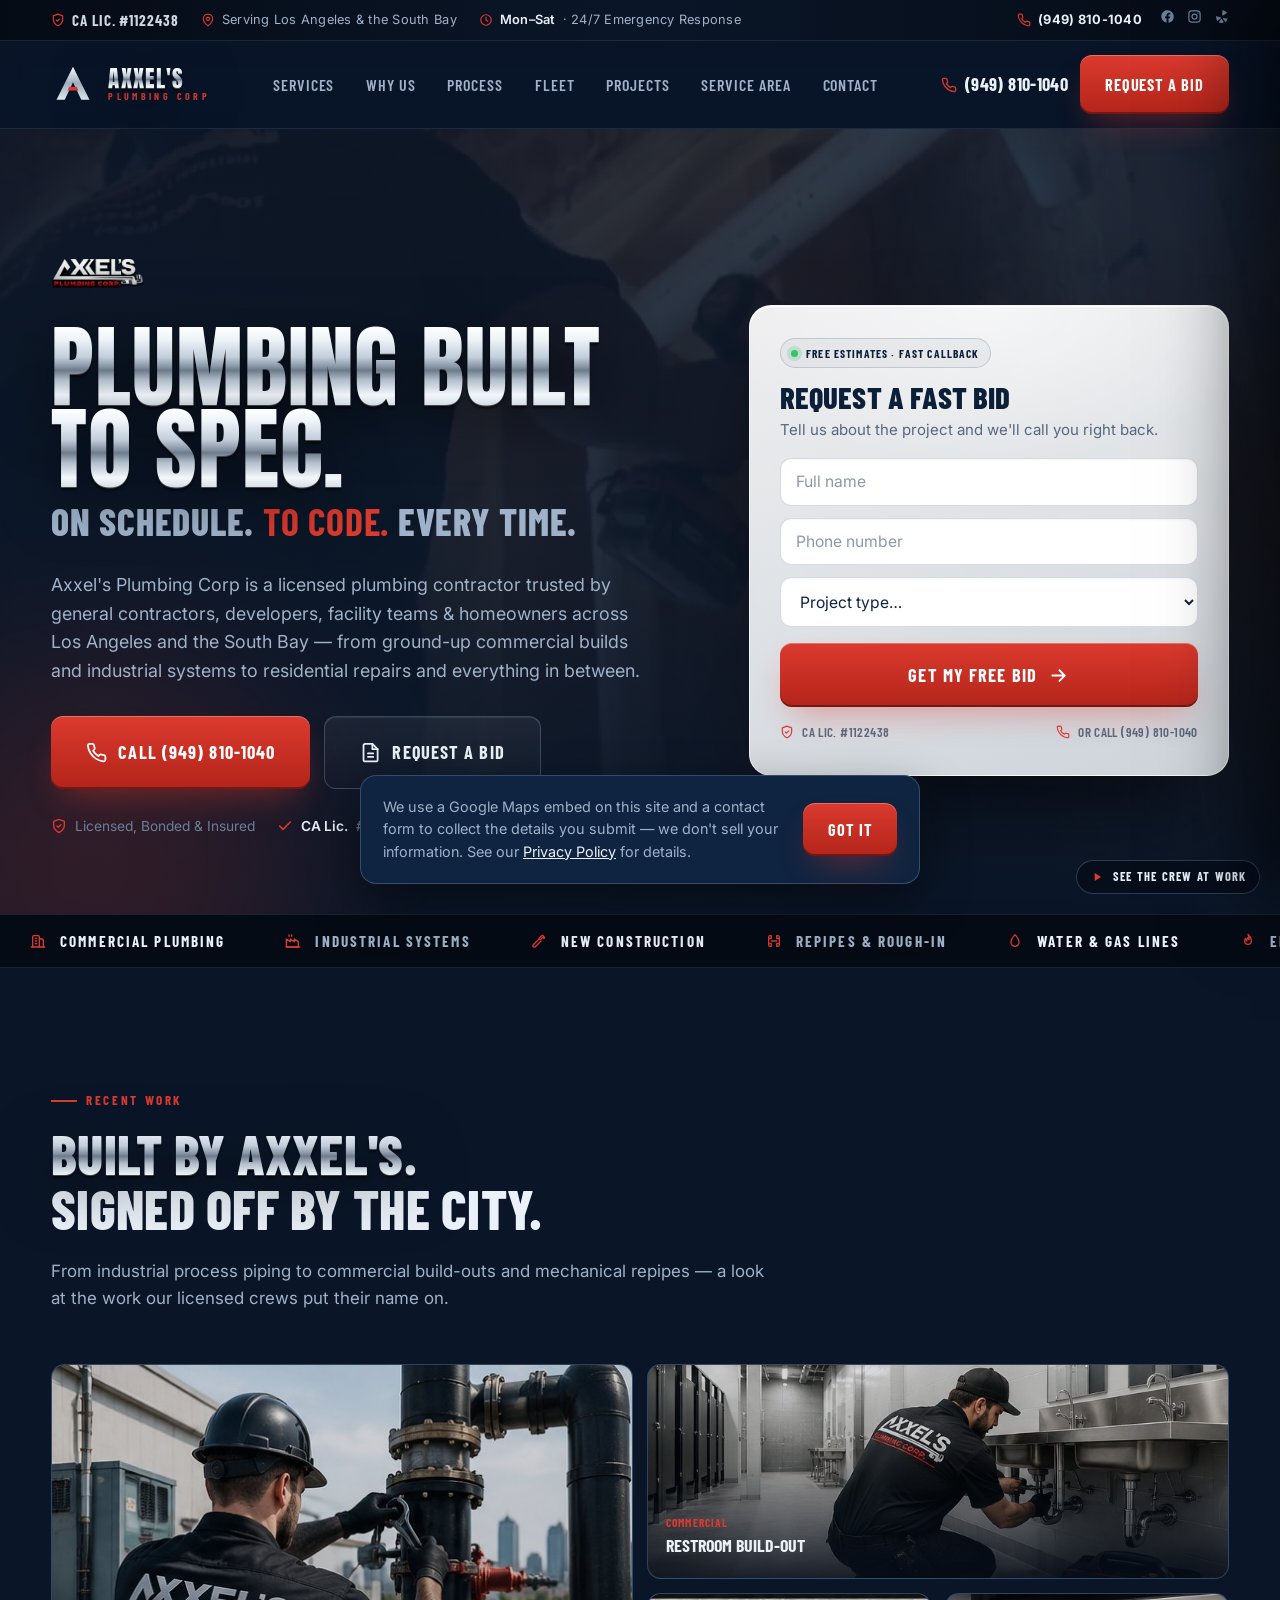
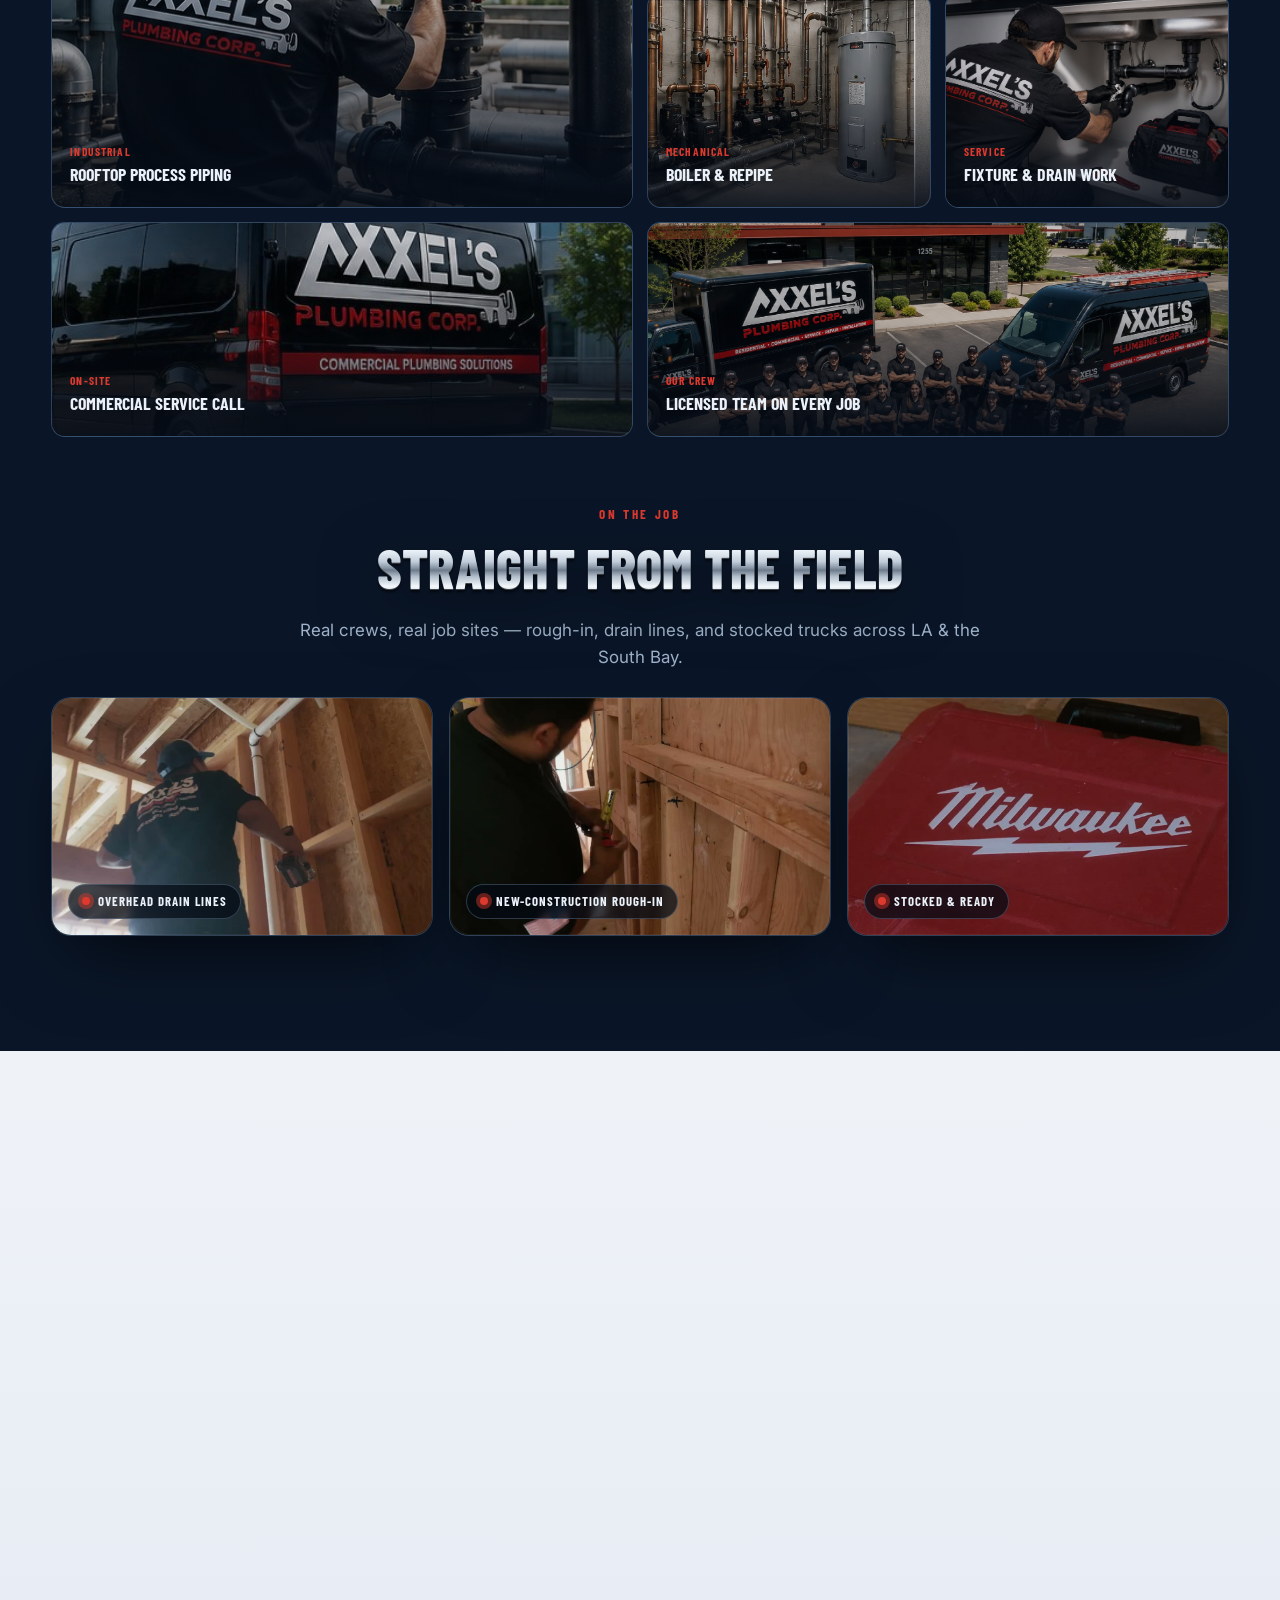
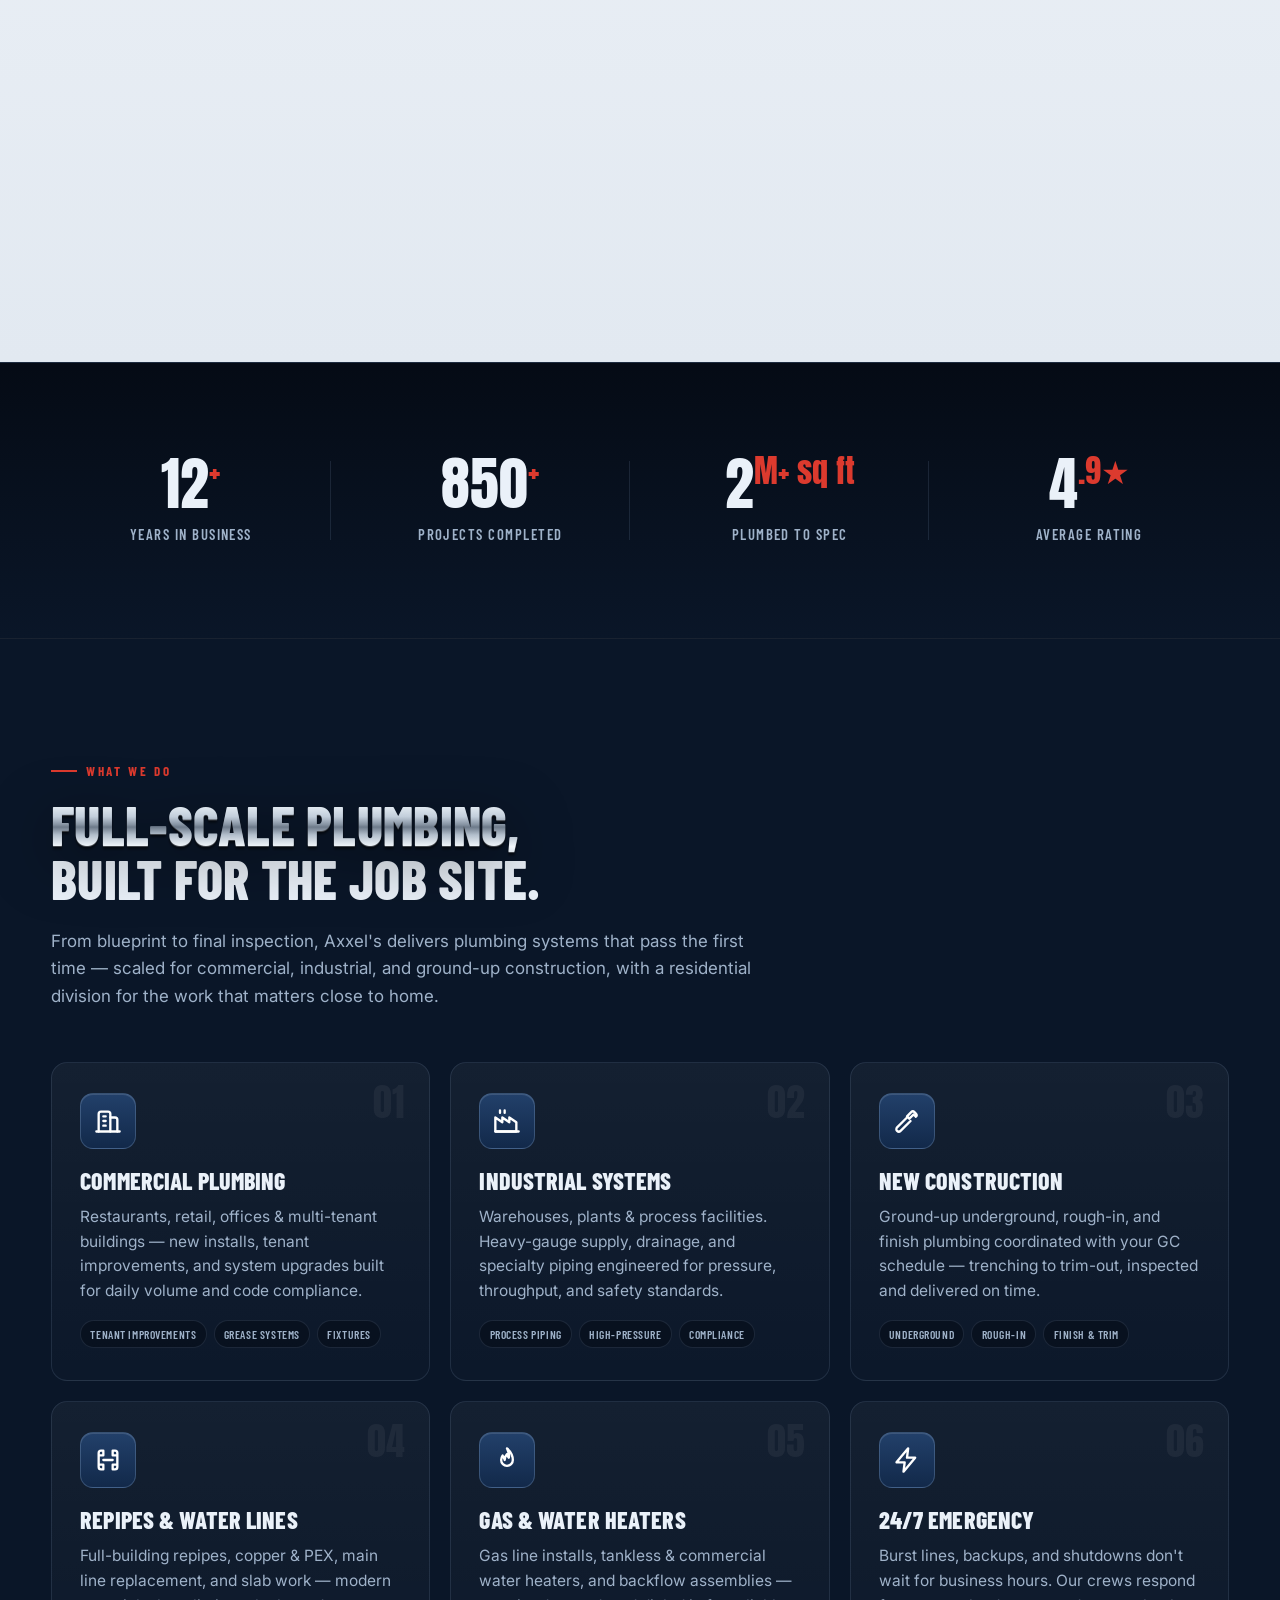
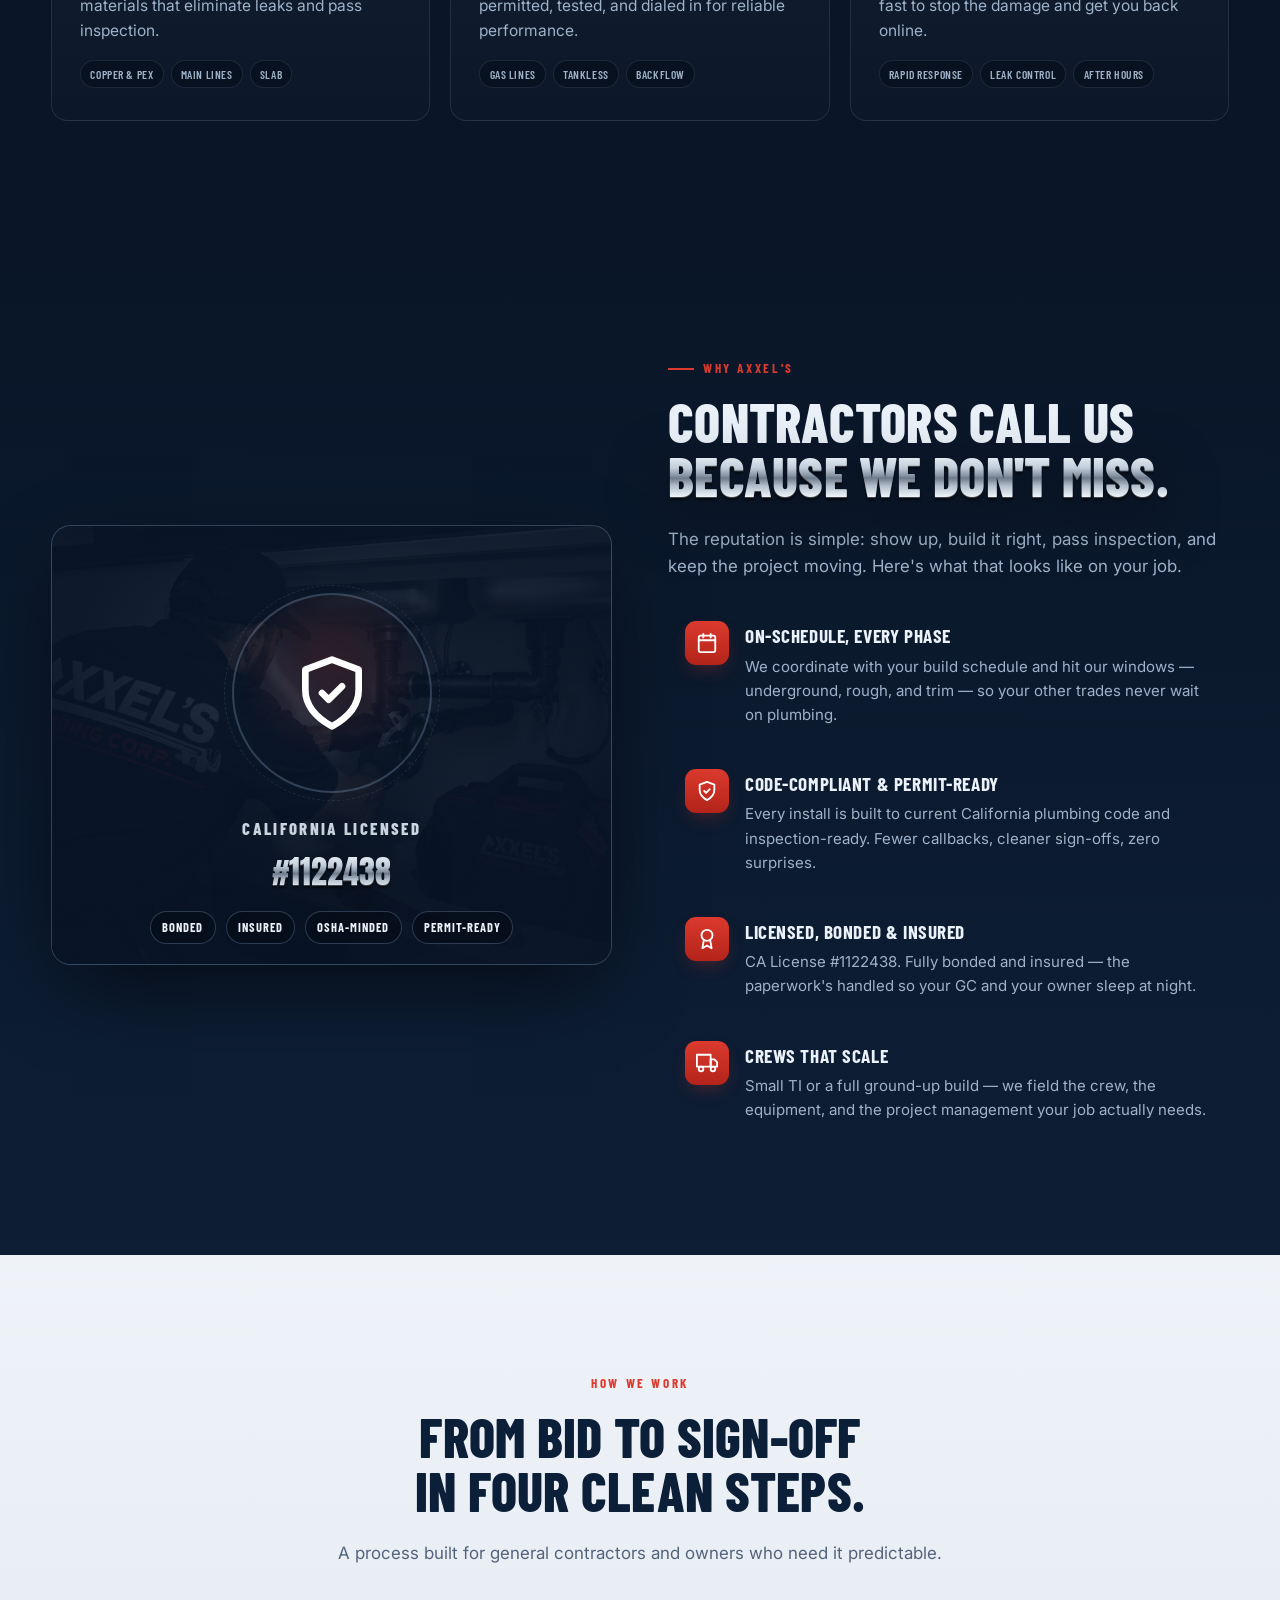
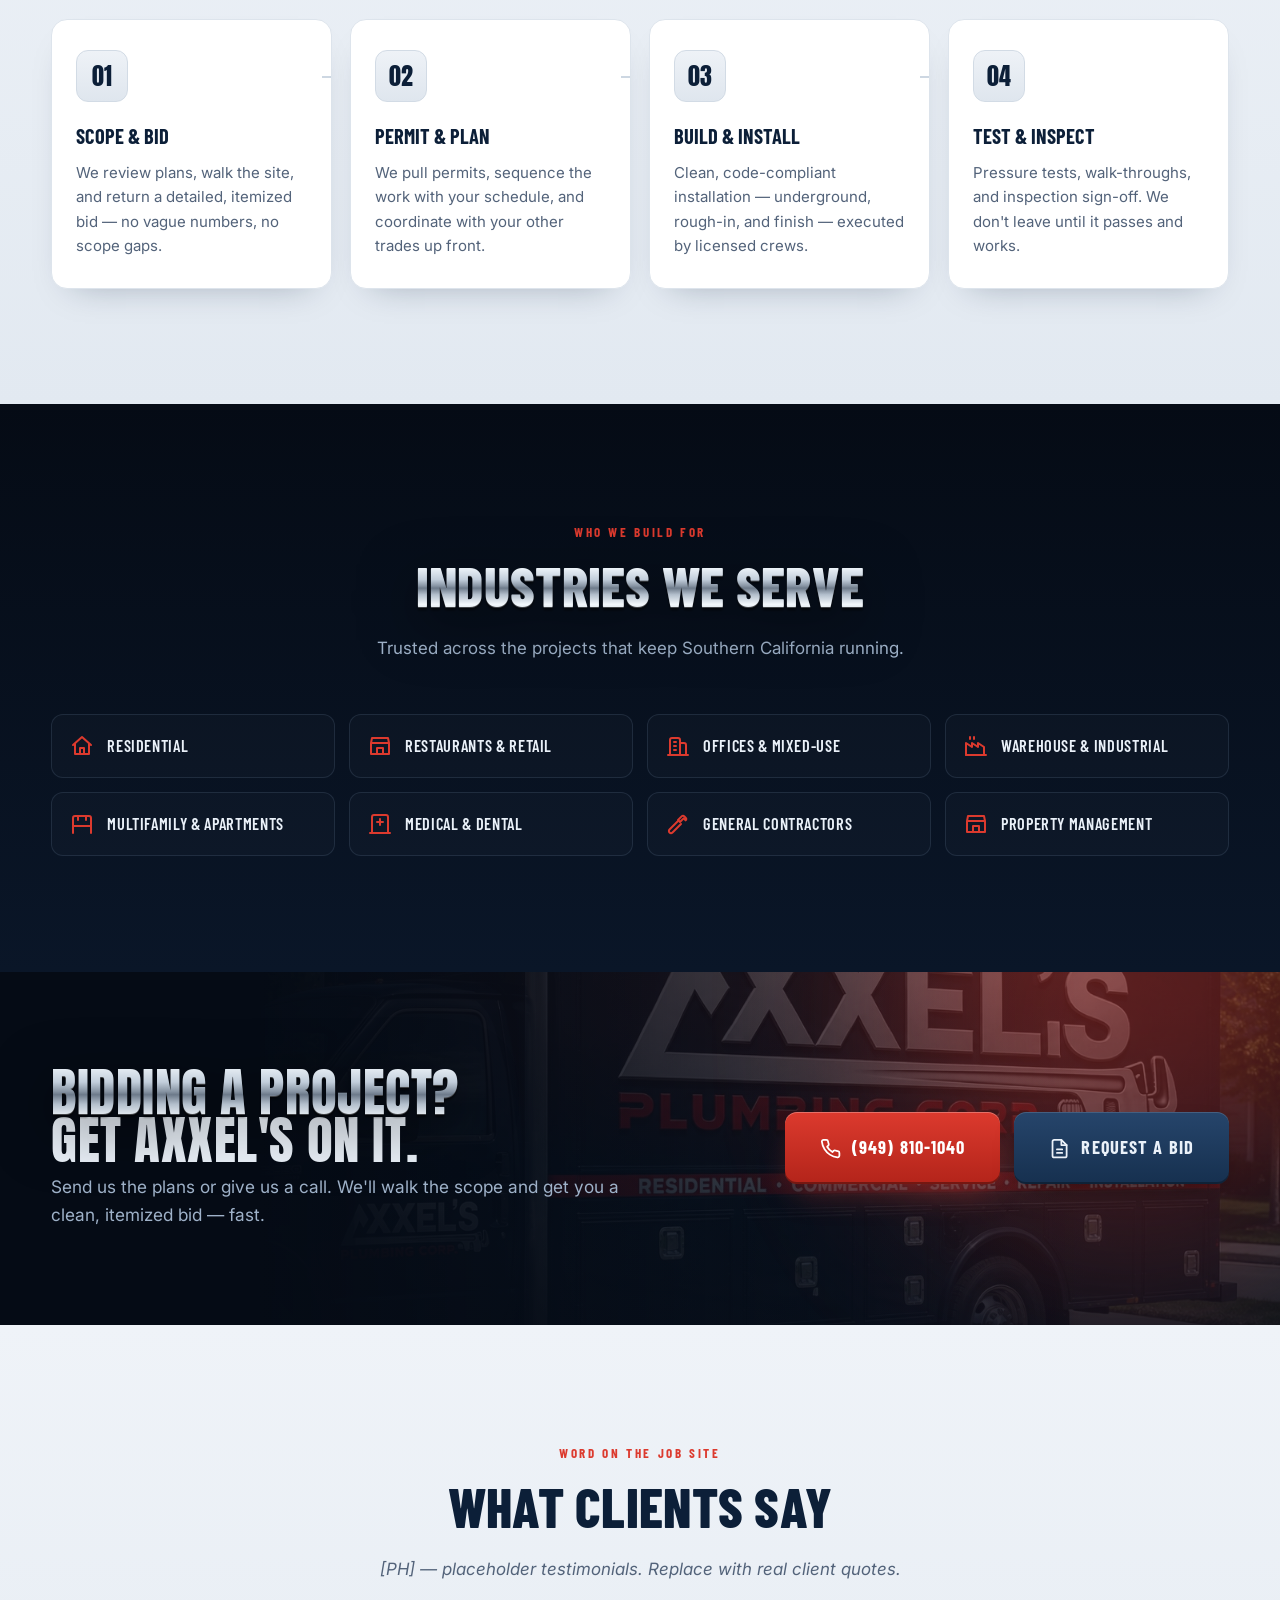
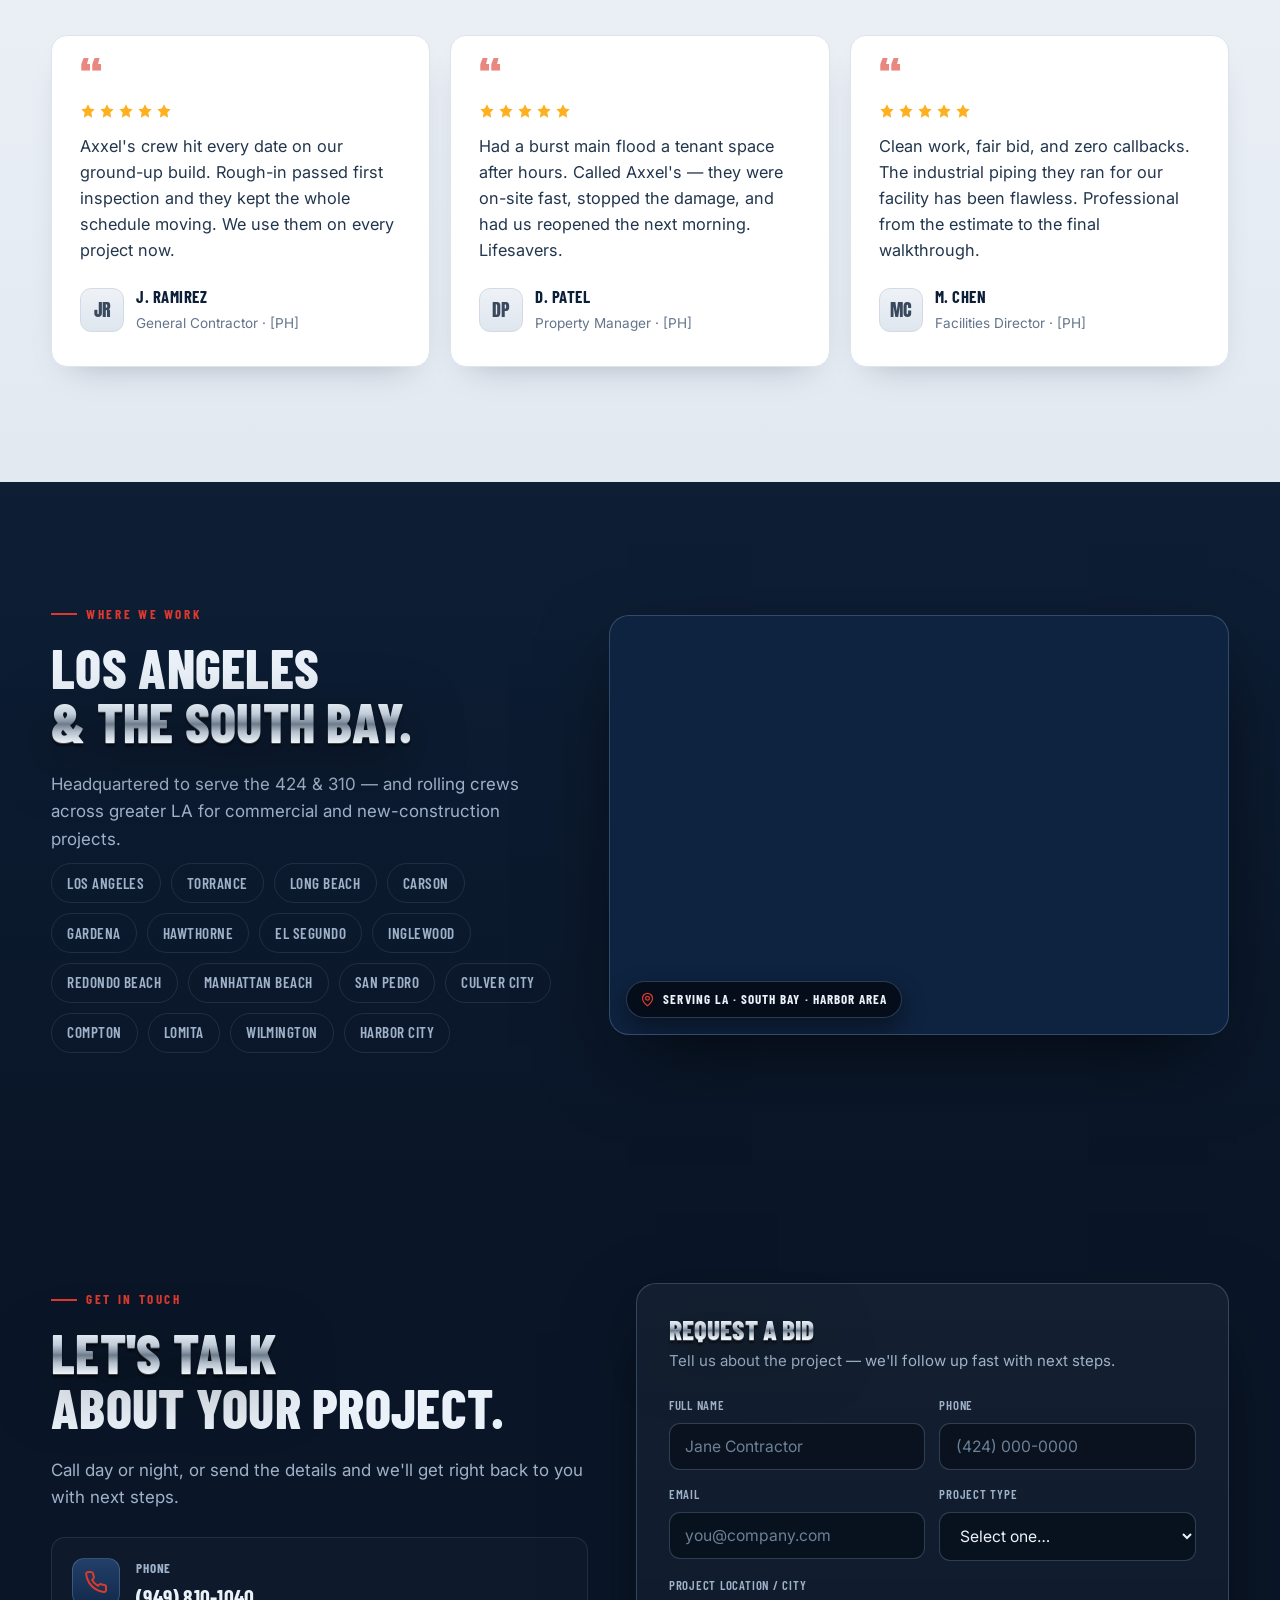
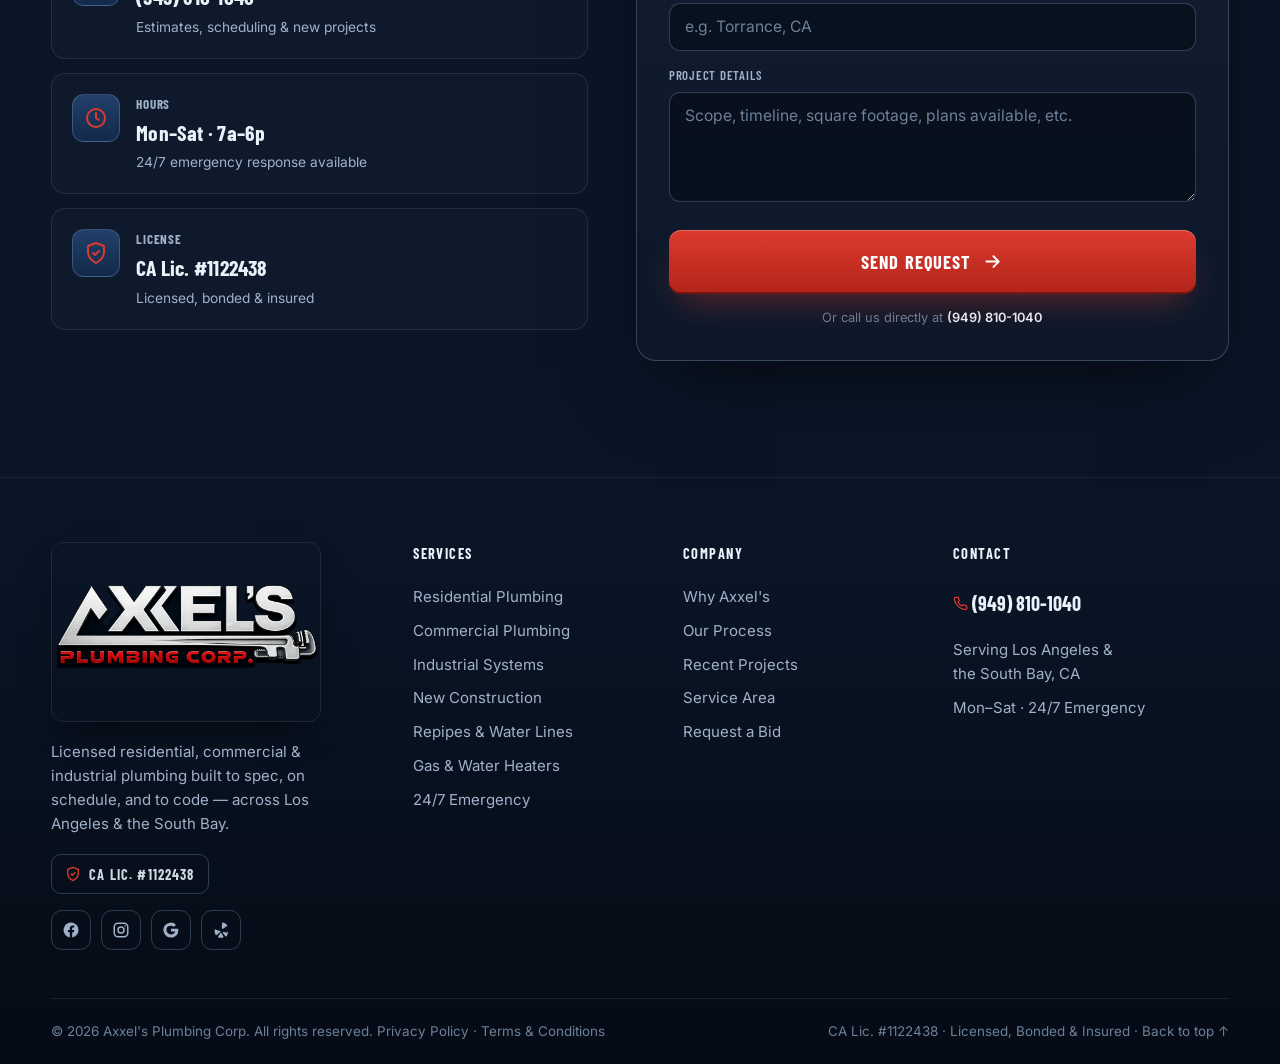
<file: index.html>
<!DOCTYPE html>
<html lang="en">
<head>
<meta charset="UTF-8" />
<meta name="viewport" content="width=device-width, initial-scale=1.0" />
<title>Axxel's Plumbing Corp — Residential, Commercial &amp; Industrial Plumbing | LA &amp; South Bay</title>
<meta name="description" content="Axxel's Plumbing Corp — licensed residential, commercial, industrial & new construction plumbing contractor serving Los Angeles and the South Bay. CA Lic. #1122438. Call (949) 810-1040." />
<meta name="theme-color" content="#0a1628" />

<!--
  ===========================================================================
   AXXEL'S PLUMBING CORP — HOMEPAGE  (single self-contained file)
   Build: dark industrial-chrome. Placeholder content is tagged [PH] below so
   it's easy to find + swap. Real, confirmed facts are kept accurate:
     • CA License #1122438
     • Phone (single line):  (949) 810-1040
     • Focus: New Construction · Commercial · Industrial · Residential
   TO SWAP THE LOGO: drop the provided logo art in this folder as  logo.png
   and it auto-appears in the hero (the CSS chrome wordmark is the fallback).
   Search "[PH]" to find every invented stat / testimonial / client to replace.
  ===========================================================================
-->

<link rel="preconnect" href="https://fonts.googleapis.com" />
<link rel="preconnect" href="https://fonts.gstatic.com" crossorigin />
<link href="https://fonts.googleapis.com/css2?family=Anton&family=Barlow+Condensed:wght@500;600;700;800&family=Inter:wght@400;500;600;700;800&display=swap" rel="stylesheet" />

<link rel="stylesheet" href="css/site.css" />
</head>
<body>

<!-- ============================ SVG ICON SPRITE ============================ -->
<svg width="0" height="0" style="position:absolute" aria-hidden="true">
  <defs>
    <symbol id="i-phone" viewBox="0 0 24 24" fill="none" stroke="currentColor" stroke-width="2" stroke-linecap="round" stroke-linejoin="round"><path d="M22 16.92v3a2 2 0 0 1-2.18 2 19.79 19.79 0 0 1-8.63-3.07 19.5 19.5 0 0 1-6-6 19.79 19.79 0 0 1-3.07-8.67A2 2 0 0 1 4.11 2h3a2 2 0 0 1 2 1.72c.13.96.36 1.9.7 2.81a2 2 0 0 1-.45 2.11L8.09 9.91a16 16 0 0 0 6 6l1.27-1.27a2 2 0 0 1 2.11-.45c.9.34 1.85.57 2.81.7A2 2 0 0 1 22 16.92z"/></symbol>
    <symbol id="i-clock" viewBox="0 0 24 24" fill="none" stroke="currentColor" stroke-width="2" stroke-linecap="round" stroke-linejoin="round"><circle cx="12" cy="12" r="9"/><path d="M12 7v5l3 2"/></symbol>
    <symbol id="i-pin" viewBox="0 0 24 24" fill="none" stroke="currentColor" stroke-width="2" stroke-linecap="round" stroke-linejoin="round"><path d="M20 10c0 6-8 12-8 12s-8-6-8-12a8 8 0 0 1 16 0z"/><circle cx="12" cy="10" r="3"/></symbol>
    <symbol id="i-shield" viewBox="0 0 24 24" fill="none" stroke="currentColor" stroke-width="2" stroke-linecap="round" stroke-linejoin="round"><path d="M12 2 4 5v6c0 5 3.5 8.5 8 11 4.5-2.5 8-6 8-11V5l-8-3z"/><path d="m9 12 2 2 4-4"/></symbol>
    <symbol id="i-check" viewBox="0 0 24 24" fill="none" stroke="currentColor" stroke-width="2.4" stroke-linecap="round" stroke-linejoin="round"><path d="M20 6 9 17l-5-5"/></symbol>
    <symbol id="i-star" viewBox="0 0 24 24" fill="currentColor"><path d="m12 2 3.09 6.26L22 9.27l-5 4.87L18.18 22 12 18.56 5.82 22 7 14.14l-5-4.87 6.91-1.01L12 2z"/></symbol>
    <symbol id="i-wrench" viewBox="0 0 24 24" fill="none" stroke="currentColor" stroke-width="2" stroke-linecap="round" stroke-linejoin="round"><path d="M14.7 6.3a4 4 0 0 0-5.4 5.4L3 18l3 3 6.3-6.3a4 4 0 0 0 5.4-5.4l-2.3 2.3-2.7-.7-.7-2.7 2.4-2.2z"/></symbol>
    <symbol id="i-building" viewBox="0 0 24 24" fill="none" stroke="currentColor" stroke-width="2" stroke-linecap="round" stroke-linejoin="round"><path d="M4 21V6a2 2 0 0 1 2-2h6a2 2 0 0 1 2 2v15"/><path d="M14 9h4a2 2 0 0 1 2 2v10"/><path d="M2 21h20"/><path d="M8 8h2M8 12h2M8 16h2"/></symbol>
    <symbol id="i-factory" viewBox="0 0 24 24" fill="none" stroke="currentColor" stroke-width="2" stroke-linecap="round" stroke-linejoin="round"><path d="M2 21V9l6 4V9l6 4V9l6 4v8z"/><path d="M2 21h20"/><path d="M6 5V3M10 5V3"/></symbol>
    <symbol id="i-home" viewBox="0 0 24 24" fill="none" stroke="currentColor" stroke-width="2" stroke-linecap="round" stroke-linejoin="round"><path d="M3 11 12 3l9 8"/><path d="M5 10v10h14V10"/><path d="M10 20v-6h4v6"/></symbol>
    <symbol id="i-flame" viewBox="0 0 24 24" fill="none" stroke="currentColor" stroke-width="2" stroke-linecap="round" stroke-linejoin="round"><path d="M12 2s5 4.5 5 10a5 5 0 0 1-10 0c0-1.5.5-2.8 1.2-3.8C9 10 10 11 10 12c0-2 1-4 2-5 0 1.5 1 2.5 1.5 3 .5-1 .5-3-1.5-8z"/></symbol>
    <symbol id="i-pipe" viewBox="0 0 24 24" fill="none" stroke="currentColor" stroke-width="2" stroke-linecap="round" stroke-linejoin="round"><path d="M4 8V6a2 2 0 0 1 2-2h2M4 8h4V4M4 8v10a2 2 0 0 0 2 2h2v-4H4M16 4h2a2 2 0 0 1 2 2v2h-4V4M20 8v10a2 2 0 0 1-2 2h-2v-4h4M8 12h8"/></symbol>
    <symbol id="i-drop" viewBox="0 0 24 24" fill="none" stroke="currentColor" stroke-width="2" stroke-linecap="round" stroke-linejoin="round"><path d="M12 2.5S6 9 6 14a6 6 0 0 0 12 0c0-5-6-11.5-6-11.5z"/></symbol>
    <symbol id="i-gauge" viewBox="0 0 24 24" fill="none" stroke="currentColor" stroke-width="2" stroke-linecap="round" stroke-linejoin="round"><path d="M12 14a2 2 0 1 0 0-4 2 2 0 0 0 0 4z"/><path d="m14 12 4-4"/><path d="M4.9 19a9 9 0 1 1 14.2 0"/></symbol>
    <symbol id="i-cal" viewBox="0 0 24 24" fill="none" stroke="currentColor" stroke-width="2" stroke-linecap="round" stroke-linejoin="round"><rect x="3" y="4" width="18" height="18" rx="2"/><path d="M3 9h18M8 2v4M16 2v4"/></symbol>
    <symbol id="i-doc" viewBox="0 0 24 24" fill="none" stroke="currentColor" stroke-width="2" stroke-linecap="round" stroke-linejoin="round"><path d="M14 2H6a2 2 0 0 0-2 2v16a2 2 0 0 0 2 2h12a2 2 0 0 0 2-2V8z"/><path d="M14 2v6h6M9 13h6M9 17h6"/></symbol>
    <symbol id="i-hammer" viewBox="0 0 24 24" fill="none" stroke="currentColor" stroke-width="2" stroke-linecap="round" stroke-linejoin="round"><path d="m15 12-8.5 8.5a2.1 2.1 0 0 1-3-3L12 9"/><path d="M17.6 6.4 14 10l-2-2 3.6-3.6a2 2 0 0 1 2.8 0l1.2 1.2a2 2 0 0 1 0 2.8z"/></symbol>
    <symbol id="i-truck" viewBox="0 0 24 24" fill="none" stroke="currentColor" stroke-width="2" stroke-linecap="round" stroke-linejoin="round"><path d="M1 3h15v13H1z"/><path d="M16 8h4l3 3v5h-7z"/><circle cx="5.5" cy="18.5" r="2.5"/><circle cx="18.5" cy="18.5" r="2.5"/></symbol>
    <symbol id="i-search" viewBox="0 0 24 24" fill="none" stroke="currentColor" stroke-width="2" stroke-linecap="round" stroke-linejoin="round"><circle cx="11" cy="11" r="7"/><path d="m21 21-4.3-4.3"/></symbol>
    <symbol id="i-award" viewBox="0 0 24 24" fill="none" stroke="currentColor" stroke-width="2" stroke-linecap="round" stroke-linejoin="round"><circle cx="12" cy="8" r="6"/><path d="M8.5 13.5 7 22l5-3 5 3-1.5-8.5"/></symbol>
    <symbol id="i-bolt" viewBox="0 0 24 24" fill="none" stroke="currentColor" stroke-width="2" stroke-linecap="round" stroke-linejoin="round"><path d="M13 2 3 14h7l-1 8 10-12h-7z"/></symbol>
    <symbol id="i-store" viewBox="0 0 24 24" fill="none" stroke="currentColor" stroke-width="2" stroke-linecap="round" stroke-linejoin="round"><path d="M3 9 4 4h16l1 5M3 9v11h18V9M3 9h18M9 20v-6h6v6"/></symbol>
    <symbol id="i-hospital" viewBox="0 0 24 24" fill="none" stroke="currentColor" stroke-width="2" stroke-linecap="round" stroke-linejoin="round"><path d="M4 21V5a2 2 0 0 1 2-2h12a2 2 0 0 1 2 2v16M2 21h20M12 7v6M9 10h6"/></symbol>
    <symbol id="i-beds" viewBox="0 0 24 24" fill="none" stroke="currentColor" stroke-width="2" stroke-linecap="round" stroke-linejoin="round"><path d="M3 21V6a2 2 0 0 1 2-2h14a2 2 0 0 1 2 2v15M3 14h18M8 4v4M16 4v4"/></symbol>
    <symbol id="i-arrow" viewBox="0 0 24 24" fill="none" stroke="currentColor" stroke-width="2.2" stroke-linecap="round" stroke-linejoin="round"><path d="M5 12h14M13 6l6 6-6 6"/></symbol>
    <symbol id="i-mail" viewBox="0 0 24 24" fill="none" stroke="currentColor" stroke-width="2" stroke-linecap="round" stroke-linejoin="round"><rect x="2" y="4" width="20" height="16" rx="2"/><path d="m2 6 10 7L22 6"/></symbol>
    <symbol id="i-fb" viewBox="0 0 24 24" fill="currentColor"><path d="M22 12a10 10 0 1 0-11.6 9.9v-7H7.9V12h2.5V9.8c0-2.5 1.5-3.9 3.8-3.9 1.1 0 2.2.2 2.2.2v2.5h-1.3c-1.2 0-1.6.8-1.6 1.6V12h2.8l-.4 2.9h-2.3v7A10 10 0 0 0 22 12z"/></symbol>
    <symbol id="i-ig" viewBox="0 0 24 24" fill="none" stroke="currentColor" stroke-width="2"><rect x="3" y="3" width="18" height="18" rx="5"/><circle cx="12" cy="12" r="4"/><circle cx="17.5" cy="6.5" r="1" fill="currentColor" stroke="none"/></symbol>
    <symbol id="i-yelp" viewBox="0 0 24 24" fill="currentColor"><path d="M13.5 2.1 13 9.3c0 .9 1 1.4 1.7.9l5.3-3.6c.5-.4.5-1.1 0-1.6-1.6-1.6-3.9-2.6-6.1-3.1-.5-.1-1 .2-1 .7zM11 13.6l-6.6-2.2c-.5-.2-1 .2-1 .7-.1 2.3.4 4.6 1.5 6.6.3.5.9.5 1.3.1l4.9-4c.7-.6.4-1.7-.5-2zM11.6 15.6l-3.4 5.2c-.3.4-.1 1 .4 1.2 2 .6 4.2.6 6.2 0 .5-.2.7-.7.4-1.2l-2.5-4.4c-.4-.9-1.6-.8-1.5.2zM20.8 15.5l-5.3-1c-.9-.2-1.6.8-1 1.5l3.4 4.2c.3.4 1 .5 1.4 0 1.3-1.6 2-3.6 2.2-5.6.1-.6-.4-1-.9-1.1zM20.6 10.9l-5.6 3.6c.9-.5.9.5 0 0"/></symbol>
    <symbol id="i-google" viewBox="0 0 24 24" fill="currentColor"><path d="M21.8 12.2c0-.7-.1-1.4-.2-2H12v3.8h5.5a4.7 4.7 0 0 1-2 3.1v2.6h3.2c1.9-1.7 3-4.3 3-7.5z"/><path d="M12 22c2.7 0 5-.9 6.7-2.4l-3.2-2.6c-.9.6-2 .9-3.5.9-2.7 0-5-1.8-5.8-4.3H2.9v2.7A10 10 0 0 0 12 22z"/><path d="M6.2 13.6a6 6 0 0 1 0-3.8V7.1H2.9a10 10 0 0 0 0 9z"/><path d="M12 6.4c1.5 0 2.8.5 3.8 1.5l2.8-2.8A10 10 0 0 0 2.9 7.1l3.3 2.7C7 7.3 9.3 6.4 12 6.4z"/></symbol>
    <symbol id="i-plus" viewBox="0 0 24 24" fill="none" stroke="currentColor" stroke-width="2.4" stroke-linecap="round"><path d="M12 5v14M5 12h14"/></symbol>
    <symbol id="i-play" viewBox="0 0 24 24" fill="currentColor"><path d="M8 5v14l11-7z"/></symbol>
    <symbol id="i-quote" viewBox="0 0 24 24" fill="currentColor"><path d="M10 7H6a3 3 0 0 0-3 3v7h7v-7H6a1 1 0 0 1 1-1h3zM21 7h-4a3 3 0 0 0-3 3v7h7v-7h-4a1 1 0 0 1 1-1h3z"/></symbol>
    <symbol id="i-users" viewBox="0 0 24 24" fill="none" stroke="currentColor" stroke-width="2" stroke-linecap="round" stroke-linejoin="round"><path d="M16 21v-2a4 4 0 0 0-4-4H6a4 4 0 0 0-4 4v2"/><circle cx="9" cy="7" r="4"/><path d="M22 21v-2a4 4 0 0 0-3-3.87M16 3.13A4 4 0 0 1 16 11"/></symbol>
  </defs>
</svg>

<!-- ============================ TOP UTILITY BAR ============================ -->
<div class="utility">
  <div class="wrap">
    <div class="utility-left">
      <span class="util-lic"><svg><use href="#i-shield"/></svg> CA Lic. #1122438</span>
      <span class="util-item hide-sm"><svg><use href="#i-pin"/></svg> Serving Los Angeles &amp; the South Bay</span>
      <span class="util-item hide-sm"><svg><use href="#i-clock"/></svg> <b>Mon–Sat</b> · 24/7 Emergency Response</span>
    </div>
    <div class="utility-right">
      <a class="util-phone" href="tel:+19498101040"><svg><use href="#i-phone"/></svg> (949) 810-1040</a>
      <div class="util-socials">
        <a href="#" aria-label="Facebook"><svg><use href="#i-fb"/></svg></a>
        <a href="#" aria-label="Instagram"><svg><use href="#i-ig"/></svg></a>
        <a href="#" aria-label="Yelp"><svg><use href="#i-yelp"/></svg></a>
      </div>
    </div>
  </div>
</div>

<!-- ============================ NAV ============================ -->
<header class="nav" id="nav">
  <div class="wrap">
    <a href="#top" class="brand" aria-label="Axxel's Plumbing Corp home">
      <svg class="brand-mark" viewBox="0 0 48 48" fill="none" aria-hidden="true">
        <path d="M24 4 6 40h9l9-19 9 19h9L24 4z" fill="url(#gmark)"/>
        <path d="M18 30h12l-2-4H20l-2 4z" fill="#dc3a2e"/>
        <defs><linearGradient id="gmark" x1="24" y1="4" x2="24" y2="40" gradientUnits="userSpaceOnUse"><stop stop-color="#fff"/><stop offset=".5" stop-color="#9fb0bf"/><stop offset="1" stop-color="#dfe8ef"/></linearGradient></defs>
      </svg>
      <span class="brand-word">
        <span class="a chrome">AXXEL'S</span>
        <span class="p">Plumbing Corp</span>
      </span>
    </a>

    <nav class="nav-links">
      <a href="services.html">Services</a>
      <a href="why-us.html">Why Us</a>
      <a href="process.html">Process</a>
      <a href="fleet.html">Fleet</a>
      <a href="projects.html">Projects</a>
      <a href="service-area.html">Service Area</a>
      <a href="contact.html">Contact</a>
    </nav>

    <div class="nav-cta">
      <a class="nav-phone" href="tel:+19498101040"><svg><use href="#i-phone"/></svg><span>(949) 810-1040</span></a>
      <a class="btn btn-red" href="contact.html">Request a Bid</a>
    </div>

    <button class="nav-toggle" id="navToggle" aria-label="Open menu" aria-expanded="false">
      <span></span><span></span><span></span>
    </button>
  </div>
</header>

<!-- mobile drawer -->
<div class="drawer" id="drawer">
  <div class="drawer-scrim" data-close></div>
  <div class="drawer-panel">
    <div class="dh">
      <span class="brand-word"><span class="a chrome" style="font-size:1.3rem">AXXEL'S</span><span class="p">Plumbing Corp</span></span>
      <button class="drawer-close" data-close aria-label="Close menu">&times;</button>
    </div>
    <a class="dl" href="services.html" data-close>Services</a>
    <a class="dl" href="why-us.html" data-close>Why Us</a>
    <a class="dl" href="process.html" data-close>Process</a>
    <a class="dl" href="fleet.html" data-close>Fleet</a>
    <a class="dl" href="projects.html" data-close>Projects</a>
    <a class="dl" href="service-area.html" data-close>Service Area</a>
    <a class="dl" href="contact.html" data-close>Contact</a>
    <div class="drawer-foot">
      <a class="btn btn-steel" href="tel:+19498101040"><svg><use href="#i-phone"/></svg> (949) 810-1040</a>
      <a class="btn btn-red" href="contact.html" data-close>Request a Bid</a>
    </div>
  </div>
</div>

<span id="top"></span>

<!-- ============================ HERO ============================ -->
<section class="hero">
  <div class="hero-media">
    <video id="heroVid" autoplay muted loop playsinline preload="metadata" poster="video/poster-hero.jpg"
           onerror="this.outerHTML='&lt;img src=\'img/team.jpg\' alt=\'\' aria-hidden=\'true\'&gt;'">
      <source src="video/hero-montage.mp4" type="video/mp4">
    </video>
  </div>
  <a class="hero-play" href="projects.html"><svg><use href="#i-play"/></svg> <span class="lbl">See the crew at work</span></a>
  <div class="glow hero-glow-1"></div>
  <div class="glow hero-glow-2"></div>
  <div class="wrap hero-inner">
    <div class="hero-copy">
      <div class="hero-brand reveal">
        <img src="logo.png" alt="Axxel's Plumbing Corp — Residential, Commercial &amp; Industrial"
             onerror="this.parentElement.outerHTML='&lt;span class=\'eyebrow\'&gt;&lt;span class=\'dot\'&gt;&lt;/span&gt; Residential · Commercial · Industrial&lt;/span&gt;'">
      </div>
      <h1 class="anton reveal" data-d="1">
        <span class="l1 chrome">Plumbing Built</span>
        <span class="l2 chrome">To Spec.</span>
        <span class="l3">On Schedule. <b>To Code.</b> Every Time.</span>
      </h1>
      <p class="hero-sub reveal" data-d="2">
        Axxel's Plumbing Corp is a licensed plumbing contractor trusted by general contractors,
        developers, facility teams &amp; homeowners across Los Angeles and the South Bay — from ground-up
        commercial builds and industrial systems to residential repairs and everything in between.
      </p>
      <div class="hero-cta reveal" data-d="3">
        <a class="btn btn-red btn-lg" href="tel:+19498101040"><svg><use href="#i-phone"/></svg> Call (949) 810-1040</a>
        <a class="btn btn-ghost btn-lg" href="contact.html"><svg><use href="#i-doc"/></svg> Request a Bid</a>
      </div>
      <div class="hero-trust reveal" data-d="4">
        <span class="ht"><svg><use href="#i-shield"/></svg> Licensed, Bonded &amp; Insured</span>
        <span class="ht"><svg><use href="#i-check"/></svg> <b>CA Lic.</b> #1122438</span>
        <span class="ht"><svg><use href="#i-bolt"/></svg> 24/7 Emergency</span>
      </div>
    </div>

    <div class="hero-badge reveal" data-d="2">
      <form class="hero-form" id="heroForm" novalidate>
        <div class="hf-body" id="hfBody">
          <div class="hf-head">
            <span class="hf-badge"><span class="dot"></span> Free Estimates · Fast Callback</span>
            <h3 class="chrome">Request A Fast Bid</h3>
            <p>Tell us about the project and we'll call you right back.</p>
          </div>
          <div class="field"><input type="text" name="name" placeholder="Full name" autocomplete="name" required></div>
          <div class="field"><input type="tel" name="phone" placeholder="Phone number" autocomplete="tel" required></div>
          <div class="field">
            <select name="type">
              <option value="">Project type…</option>
              <option>Commercial</option>
              <option>Industrial</option>
              <option>New Construction</option>
              <option>Repipe / Water Line</option>
              <option>Emergency Service</option>
              <option>Residential</option>
              <option>Other</option>
            </select>
          </div>
          <button type="submit" class="btn btn-red btn-lg">Get My Free Bid <svg><use href="#i-arrow"/></svg></button>
          <div class="hf-foot">
            <span><svg><use href="#i-shield"/></svg> CA Lic. #1122438</span>
            <a href="tel:+19498101040"><svg><use href="#i-phone"/></svg> Or call (949) 810-1040</a>
          </div>
        </div>
        <div class="hf-success" id="hfSuccess">
          <div class="fs-ico"><svg><use href="#i-check"/></svg></div>
          <h3 class="chrome">Request Sent</h3>
          <p>Thanks — a member of the Axxel's team will reach out shortly. For anything urgent, call <b>(949) 810-1040</b>.</p>
        </div>
      </form>
    </div>
  </div>
</section>

<!-- ============================ TICKER ============================ -->
<div class="ticker" aria-hidden="true">
  <div class="ticker-track" id="ticker">
    <span class="ticker-item hl"><svg><use href="#i-building"/></svg> Commercial Plumbing</span>
    <span class="ticker-item"><svg><use href="#i-factory"/></svg> Industrial Systems</span>
    <span class="ticker-item hl"><svg><use href="#i-hammer"/></svg> New Construction</span>
    <span class="ticker-item"><svg><use href="#i-pipe"/></svg> Repipes &amp; Rough-In</span>
    <span class="ticker-item hl"><svg><use href="#i-drop"/></svg> Water &amp; Gas Lines</span>
    <span class="ticker-item"><svg><use href="#i-flame"/></svg> Emergency Service</span>
    <span class="ticker-item hl"><svg><use href="#i-gauge"/></svg> Backflow &amp; Testing</span>
    <span class="ticker-item"><svg><use href="#i-home"/></svg> Residential Welcome</span>
  </div>
</div>

<!-- ============================ SHOWCASE / GALLERY (BENTO) ============================ -->
<section class="sec" id="work">
  <div class="wrap">
    <div class="sec-head reveal">
      <span class="kicker">Recent Work</span>
      <h2><span class="chrome">Built By Axxel's.</span><br>Signed Off By The City.</h2>
      <p>From industrial process piping to commercial build-outs and mechanical repipes — a look at the work our licensed crews put their name on.</p>
    </div>
    <div class="gallery">
      <div class="gtile g-2x2 reveal"><img class="gimg" src="img/work-rooftop.jpg" alt="Axxel's plumber servicing rooftop process piping"><div class="gmeta"><div class="gcat">Industrial</div><div class="gtitle">Rooftop Process Piping</div></div></div>
      <div class="gtile g-2w reveal" data-d="1"><img class="gimg" src="img/work-sinks.jpg" alt="Commercial restroom plumbing build-out"><div class="gmeta"><div class="gcat">Commercial</div><div class="gtitle">Restroom Build-Out</div></div></div>
      <div class="gtile reveal" data-d="2"><img class="gimg" src="img/work-boiler.jpg" alt="Mechanical room with copper repipe and water heater"><div class="gmeta"><div class="gcat">Mechanical</div><div class="gtitle">Boiler &amp; Repipe</div></div></div>
      <div class="gtile reveal" data-d="3"><img class="gimg" src="img/plumber.jpg" alt="Axxel's plumber servicing fixtures and drain lines"><div class="gmeta"><div class="gcat">Service</div><div class="gtitle">Fixture &amp; Drain Work</div></div></div>
      <div class="gtile g-2w reveal"><img class="gimg" src="img/work-vansite.jpg" alt="Axxel's van on a commercial job site"><div class="gmeta"><div class="gcat">On-Site</div><div class="gtitle">Commercial Service Call</div></div></div>
      <div class="gtile g-2w reveal" data-d="1"><img class="gimg" src="img/team.jpg" alt="The Axxel's Plumbing Corp crew"><div class="gmeta"><div class="gcat">Our Crew</div><div class="gtitle">Licensed Team On Every Job</div></div></div>
    </div>

    <!-- in-the-field video strip -->
    <div class="sec-head center reveal" style="margin:64px auto 26px">
      <span class="kicker">On The Job</span>
      <h2 class="chrome">Straight From The Field</h2>
      <p>Real crews, real job sites — rough-in, drain lines, and stocked trucks across LA &amp; the South Bay.</p>
    </div>
    <div class="vstrip">
      <div class="vid reveal">
        <video data-autoplay muted loop playsinline preload="none" poster="video/poster-install.jpg"><source src="video/clip-install.mp4" type="video/mp4"></video>
        <span class="vid-tag"><span class="dot"></span> Overhead Drain Lines</span>
      </div>
      <div class="vid reveal" data-d="1">
        <video data-autoplay muted loop playsinline preload="none" poster="video/poster-framing.jpg"><source src="video/clip-framing.mp4" type="video/mp4"></video>
        <span class="vid-tag"><span class="dot"></span> New-Construction Rough-In</span>
      </div>
      <div class="vid reveal" data-d="2">
        <video data-autoplay muted loop playsinline preload="none" poster="video/poster-tools.jpg"><source src="video/clip-tools.mp4" type="video/mp4"></video>
        <span class="vid-tag"><span class="dot"></span> Stocked &amp; Ready</span>
      </div>
    </div>
  </div>
</section>

<!-- ============================ FLEET & CREW ============================ -->
<section class="sec fleet theme-light" id="fleet">
  <div class="wrap">
    <div class="sec-head reveal">
      <span class="kicker">On The Road</span>
      <h2>The Fleet That<br><span class="chrome">Shows Up Ready.</span></h2>
      <p>Rapid-response vans and fully-stocked service trucks rolling across Los Angeles &amp; the South Bay — dispatched to hit your window, every time.</p>
    </div>
    <div class="fleet-cols">
      <div class="fleet-props left reveal">
        <div class="fprop"><div class="ic"><svg><use href="#i-truck"/></svg></div><div><b>GPS-Dispatched</b><span>Nearest crew routed straight to your site.</span></div></div>
        <div class="fprop"><div class="ic"><svg><use href="#i-bolt"/></svg></div><div><b>24/7 Emergency</b><span>Burst lines and backups can't wait.</span></div></div>
        <div class="fprop"><div class="ic"><svg><use href="#i-check"/></svg></div><div><b>First-Trip Fixes</b><span>Stocked with the parts to finish same-day.</span></div></div>
      </div>

      <div class="fleet-stage reveal" data-d="1">
        <div class="stage-glow blue"></div>
        <div class="stage-glow red"></div>
        <div class="stage-badge"><span class="dot"></span> 24/7 Dispatch</div>
        <div class="van-wrap" data-parallax="0.05">
          <div class="van-floor"></div>
          <img class="van-3d" src="img/van-cut.png" alt="Axxel's Plumbing Corp rapid-response Sprinter van"
               onerror="this.closest('.fleet-stage').style.display='none'">
        </div>
      </div>

      <div class="fleet-props right reveal" data-d="2">
        <div class="fprop"><div class="ic"><svg><use href="#i-shield"/></svg></div><div><b>Licensed On Board</b><span>Every van staffed by a code-compliant tech.</span></div></div>
        <div class="fprop"><div class="ic"><svg><use href="#i-pin"/></svg></div><div><b>LA &amp; South Bay</b><span>Rolling across the region every day.</span></div></div>
        <div class="fprop"><div class="ic"><svg><use href="#i-award"/></svg></div><div><b>Clean &amp; Marked</b><span>Professional, uniformed, and easy to spot.</span></div></div>
      </div>
    </div>
  </div>
</section>

<!-- ============================ STATS ============================ -->
<section class="stats">
  <div class="wrap stats-grid">
    <!-- [PH] all stats invented — replace with real figures -->
    <div class="stat reveal"><div class="num"><span data-count="12">0</span><span class="suf">+</span></div><div class="lbl">Years In Business</div></div>
    <div class="stat reveal" data-d="1"><div class="num"><span data-count="850">0</span><span class="suf">+</span></div><div class="lbl">Projects Completed</div></div>
    <div class="stat reveal" data-d="2"><div class="num"><span data-count="2">0</span><span class="suf">M+ sq ft</span></div><div class="lbl">Plumbed To Spec</div></div>
    <div class="stat reveal" data-d="3"><div class="num"><span data-count="4">0</span><span class="suf">.9★</span></div><div class="lbl">Average Rating</div></div>
  </div>
</section>

<!-- ============================ SERVICES ============================ -->
<section class="sec" id="services">
  <div class="wrap">
    <div class="sec-head reveal">
      <span class="kicker">What We Do</span>
      <h2><span class="chrome">Full-Scale Plumbing,</span><br>Built For The Job Site.</h2>
      <p>From blueprint to final inspection, Axxel's delivers plumbing systems that pass the first time —
         scaled for commercial, industrial, and ground-up construction, with a residential division for the work that matters close to home.</p>
    </div>

    <div class="svc-grid">
      <!-- 1 -->
      <article class="svc reveal">
        <span class="svc-num">01</span>
        <div class="svc-ico"><svg><use href="#i-building"/></svg></div>
        <h3>Commercial Plumbing</h3>
        <p>Restaurants, retail, offices &amp; multi-tenant buildings — new installs, tenant improvements, and system upgrades built for daily volume and code compliance.</p>
        <div class="svc-tags"><span>Tenant Improvements</span><span>Grease Systems</span><span>Fixtures</span></div>
      </article>
      <!-- 2 -->
      <article class="svc reveal" data-d="1">
        <span class="svc-num">02</span>
        <div class="svc-ico"><svg><use href="#i-factory"/></svg></div>
        <h3>Industrial Systems</h3>
        <p>Warehouses, plants &amp; process facilities. Heavy-gauge supply, drainage, and specialty piping engineered for pressure, throughput, and safety standards.</p>
        <div class="svc-tags"><span>Process Piping</span><span>High-Pressure</span><span>Compliance</span></div>
      </article>
      <!-- 3 -->
      <article class="svc reveal" data-d="2">
        <span class="svc-num">03</span>
        <div class="svc-ico"><svg><use href="#i-hammer"/></svg></div>
        <h3>New Construction</h3>
        <p>Ground-up underground, rough-in, and finish plumbing coordinated with your GC schedule — trenching to trim-out, inspected and delivered on time.</p>
        <div class="svc-tags"><span>Underground</span><span>Rough-In</span><span>Finish &amp; Trim</span></div>
      </article>
      <!-- 4 -->
      <article class="svc reveal">
        <span class="svc-num">04</span>
        <div class="svc-ico"><svg><use href="#i-pipe"/></svg></div>
        <h3>Repipes &amp; Water Lines</h3>
        <p>Full-building repipes, copper &amp; PEX, main line replacement, and slab work — modern materials that eliminate leaks and pass inspection.</p>
        <div class="svc-tags"><span>Copper &amp; PEX</span><span>Main Lines</span><span>Slab</span></div>
      </article>
      <!-- 5 -->
      <article class="svc reveal" data-d="1">
        <span class="svc-num">05</span>
        <div class="svc-ico"><svg><use href="#i-flame"/></svg></div>
        <h3>Gas &amp; Water Heaters</h3>
        <p>Gas line installs, tankless &amp; commercial water heaters, and backflow assemblies — permitted, tested, and dialed in for reliable performance.</p>
        <div class="svc-tags"><span>Gas Lines</span><span>Tankless</span><span>Backflow</span></div>
      </article>
      <!-- 6 -->
      <article class="svc reveal" data-d="2">
        <span class="svc-num">06</span>
        <div class="svc-ico"><svg><use href="#i-bolt"/></svg></div>
        <h3>24/7 Emergency</h3>
        <p>Burst lines, backups, and shutdowns don't wait for business hours. Our crews respond fast to stop the damage and get you back online.</p>
        <div class="svc-tags"><span>Rapid Response</span><span>Leak Control</span><span>After Hours</span></div>
      </article>
    </div>
  </div>
</section>

<!-- ============================ WHY US ============================ -->
<section class="sec why" id="why">
  <div class="wrap why-inner">
    <div class="why-visual reveal">
      <img class="wv-photo" src="img/plumber.jpg" alt="Licensed Axxel's plumber servicing a fixture" onerror="this.style.display='none'">
      <div class="why-blueprint">
        <div class="why-badge-big">
          <div class="ring"><svg><use href="#i-shield"/></svg></div>
          <div class="lic">California Licensed</div>
          <div class="licn chrome">#1122438</div>
        </div>
      </div>
      <div class="why-visual-tags">
        <span>Bonded</span><span>Insured</span><span>OSHA-Minded</span><span>Permit-Ready</span>
      </div>
    </div>

    <div class="why-copy">
      <div class="sec-head reveal" style="margin-bottom:8px">
        <span class="kicker">Why Axxel's</span>
        <h2>Contractors Call Us<br><span class="chrome">Because We Don't Miss.</span></h2>
        <p>The reputation is simple: show up, build it right, pass inspection, and keep the project moving. Here's what that looks like on your job.</p>
      </div>
      <div class="why-list">
        <div class="why-item reveal"><div class="wi-ico"><svg><use href="#i-cal"/></svg></div><div><h4>On-Schedule, Every Phase</h4><p>We coordinate with your build schedule and hit our windows — underground, rough, and trim — so your other trades never wait on plumbing.</p></div></div>
        <div class="why-item reveal" data-d="1"><div class="wi-ico"><svg><use href="#i-shield"/></svg></div><div><h4>Code-Compliant &amp; Permit-Ready</h4><p>Every install is built to current California plumbing code and inspection-ready. Fewer callbacks, cleaner sign-offs, zero surprises.</p></div></div>
        <div class="why-item reveal" data-d="2"><div class="wi-ico"><svg><use href="#i-award"/></svg></div><div><h4>Licensed, Bonded &amp; Insured</h4><p>CA License #1122438. Fully bonded and insured — the paperwork's handled so your GC and your owner sleep at night.</p></div></div>
        <div class="why-item reveal" data-d="3"><div class="wi-ico"><svg><use href="#i-truck"/></svg></div><div><h4>Crews That Scale</h4><p>Small TI or a full ground-up build — we field the crew, the equipment, and the project management your job actually needs.</p></div></div>
      </div>
    </div>
  </div>
</section>

<!-- ============================ PROCESS ============================ -->
<section class="sec theme-light" id="process">
  <div class="wrap">
    <div class="sec-head center reveal">
      <span class="kicker">How We Work</span>
      <h2>From Bid To Sign-Off<br><span class="chrome">In Four Clean Steps.</span></h2>
      <p>A process built for general contractors and owners who need it predictable.</p>
    </div>
    <div class="proc-grid">
      <div class="proc reveal"><div class="pn">01</div><span class="line"></span><h4>Scope &amp; Bid</h4><p>We review plans, walk the site, and return a detailed, itemized bid — no vague numbers, no scope gaps.</p></div>
      <div class="proc reveal" data-d="1"><div class="pn">02</div><span class="line"></span><h4>Permit &amp; Plan</h4><p>We pull permits, sequence the work with your schedule, and coordinate with your other trades up front.</p></div>
      <div class="proc reveal" data-d="2"><div class="pn">03</div><span class="line"></span><h4>Build &amp; Install</h4><p>Clean, code-compliant installation — underground, rough-in, and finish — executed by licensed crews.</p></div>
      <div class="proc reveal" data-d="3"><div class="pn">04</div><h4>Test &amp; Inspect</h4><p>Pressure tests, walk-throughs, and inspection sign-off. We don't leave until it passes and works.</p></div>
    </div>
  </div>
</section>

<!-- ============================ SECTORS ============================ -->
<section class="sec sectors">
  <div class="wrap">
    <div class="sec-head center reveal">
      <span class="kicker">Who We Build For</span>
      <h2 class="chrome">Industries We Serve</h2>
      <p>Trusted across the projects that keep Southern California running.</p>
    </div>
    <div class="sector-grid">
      <div class="sector reveal"><svg><use href="#i-home"/></svg><span>Residential</span></div>
      <div class="sector reveal" data-d="1"><svg><use href="#i-store"/></svg><span>Restaurants &amp; Retail</span></div>
      <div class="sector reveal" data-d="2"><svg><use href="#i-building"/></svg><span>Offices &amp; Mixed-Use</span></div>
      <div class="sector reveal" data-d="3"><svg><use href="#i-factory"/></svg><span>Warehouse &amp; Industrial</span></div>
      <div class="sector reveal"><svg><use href="#i-beds"/></svg><span>Multifamily &amp; Apartments</span></div>
      <div class="sector reveal" data-d="1"><svg><use href="#i-hospital"/></svg><span>Medical &amp; Dental</span></div>
      <div class="sector reveal" data-d="2"><svg><use href="#i-hammer"/></svg><span>General Contractors</span></div>
      <div class="sector reveal" data-d="3"><svg><use href="#i-store"/></svg><span>Property Management</span></div>
    </div>
  </div>
</section>



<!-- ============================ CTA BAND ============================ -->
<section class="ctaband">
  <div class="ctaband-photo"><img src="img/truck.jpg" alt="" aria-hidden="true" onerror="this.parentElement.style.display='none'"></div>
  <div class="glow"></div>
  <div class="wrap ctaband-inner">
    <div class="reveal">
      <h2 class="anton"><span class="chrome">Bidding A Project?</span><br>Get Axxel's On It.</h2>
      <p>Send us the plans or give us a call. We'll walk the scope and get you a clean, itemized bid — fast.</p>
    </div>
    <div class="ctaband-actions reveal" data-d="1">
      <a class="btn btn-red btn-lg" href="tel:+19498101040"><svg><use href="#i-phone"/></svg> (949) 810-1040</a>
      <a class="btn btn-steel btn-lg" href="contact.html"><svg><use href="#i-doc"/></svg> Request a Bid</a>
    </div>
  </div>
</section>

<!-- ============================ TESTIMONIALS ============================ -->
<section class="sec theme-light">
  <div class="wrap">
    <div class="sec-head center reveal">
      <span class="kicker">Word On The Job Site</span>
      <h2 class="chrome">What Clients Say</h2>
      <p><em>[PH] — placeholder testimonials. Replace with real client quotes.</em></p>
    </div>
    <div class="testi-grid">
      <div class="testi reveal">
        <div class="quote">&ldquo;</div>
        <div class="stars"><svg><use href="#i-star"/></svg><svg><use href="#i-star"/></svg><svg><use href="#i-star"/></svg><svg><use href="#i-star"/></svg><svg><use href="#i-star"/></svg></div>
        <p>Axxel's crew hit every date on our ground-up build. Rough-in passed first inspection and they kept the whole schedule moving. We use them on every project now.</p>
        <div class="who"><div class="av">JR</div><div><b>J. Ramirez</b><span>General Contractor · [PH]</span></div></div>
      </div>
      <div class="testi reveal" data-d="1">
        <div class="quote">&ldquo;</div>
        <div class="stars"><svg><use href="#i-star"/></svg><svg><use href="#i-star"/></svg><svg><use href="#i-star"/></svg><svg><use href="#i-star"/></svg><svg><use href="#i-star"/></svg></div>
        <p>Had a burst main flood a tenant space after hours. Called Axxel's — they were on-site fast, stopped the damage, and had us reopened the next morning. Lifesavers.</p>
        <div class="who"><div class="av">DP</div><div><b>D. Patel</b><span>Property Manager · [PH]</span></div></div>
      </div>
      <div class="testi reveal" data-d="2">
        <div class="quote">&ldquo;</div>
        <div class="stars"><svg><use href="#i-star"/></svg><svg><use href="#i-star"/></svg><svg><use href="#i-star"/></svg><svg><use href="#i-star"/></svg><svg><use href="#i-star"/></svg></div>
        <p>Clean work, fair bid, and zero callbacks. The industrial piping they ran for our facility has been flawless. Professional from the estimate to the final walkthrough.</p>
        <div class="who"><div class="av">MC</div><div><b>M. Chen</b><span>Facilities Director · [PH]</span></div></div>
      </div>
    </div>
  </div>
</section>

<!-- ============================ SERVICE AREA ============================ -->
<section class="sec area" id="area">
  <div class="wrap area-inner">
    <div class="reveal">
      <div class="sec-head" style="margin-bottom:8px">
        <span class="kicker">Where We Work</span>
        <h2>Los Angeles<br><span class="chrome">&amp; The South Bay.</span></h2>
        <p>Headquartered to serve the 424 &amp; 310 — and rolling crews across greater LA for commercial and new-construction projects.</p>
      </div>
      <div class="area-cities">
        <!-- [PH] confirm exact service cities -->
        <span>Los Angeles</span><span>Torrance</span><span>Long Beach</span><span>Carson</span>
        <span>Gardena</span><span>Hawthorne</span><span>El Segundo</span><span>Inglewood</span>
        <span>Redondo Beach</span><span>Manhattan Beach</span><span>San Pedro</span><span>Culver City</span>
        <span>Compton</span><span>Lomita</span><span>Wilmington</span><span>Harbor City</span>
      </div>
    </div>
    <div class="area-map reveal" data-d="1">
      <!-- [PH] center on the real HQ address once available; currently centered on the South Bay -->
      <iframe title="Axxel's Plumbing Corp service area — Los Angeles &amp; South Bay"
        src="https://www.google.com/maps?q=Torrance,+CA&amp;z=10&amp;hl=en&amp;output=embed"
        loading="lazy" referrerpolicy="no-referrer-when-downgrade" allowfullscreen></iframe>
      <span class="mchip"><svg><use href="#i-pin"/></svg> Serving LA · South Bay · Harbor Area</span>
    </div>
  </div>
</section>

<!-- ============================ CONTACT ============================ -->
<section class="sec" id="contact">
  <div class="wrap contact-inner">
    <div class="reveal">
      <div class="sec-head" style="margin-bottom:8px">
        <span class="kicker">Get In Touch</span>
        <h2><span class="chrome">Let's Talk</span><br>About Your Project.</h2>
        <p>Call day or night, or send the details and we'll get right back to you with next steps.</p>
      </div>
      <div class="contact-cards">
        <div class="cc"><div class="cc-ico"><svg><use href="#i-phone"/></svg></div><div><div class="cc-l">Phone</div><div class="cc-v"><a href="tel:+19498101040">(949) 810-1040</a></div><div class="cc-s">Estimates, scheduling &amp; new projects</div></div></div>
        <div class="cc"><div class="cc-ico"><svg><use href="#i-clock"/></svg></div><div><div class="cc-l">Hours</div><div class="cc-v">Mon–Sat · 7a–6p</div><div class="cc-s">24/7 emergency response available</div></div></div>
        <div class="cc"><div class="cc-ico"><svg><use href="#i-shield"/></svg></div><div><div class="cc-l">License</div><div class="cc-v">CA Lic. #1122438</div><div class="cc-s">Licensed, bonded &amp; insured</div></div></div>
      </div>
    </div>

    <div class="reveal" data-d="1">
      <form class="form" id="bidForm" novalidate>
        <div class="form-body" id="formBody">
          <h3 class="chrome">Request A Bid</h3>
          <p class="fsub">Tell us about the project — we'll follow up fast with next steps.</p>
          <div class="frow">
            <div class="field"><label>Full Name</label><input type="text" name="name" placeholder="Jane Contractor" required></div>
            <div class="field"><label>Phone</label><input type="tel" name="phone" placeholder="(424) 000-0000" required></div>
          </div>
          <div class="frow">
            <div class="field"><label>Email</label><input type="email" name="email" placeholder="you@company.com"></div>
            <div class="field"><label>Project Type</label>
              <select name="type">
                <option value="">Select one…</option>
                <option>Commercial</option>
                <option>Industrial</option>
                <option>New Construction</option>
                <option>Repipe / Water Line</option>
                <option>Emergency Service</option>
                <option>Residential</option>
                <option>Other</option>
              </select>
            </div>
          </div>
          <div class="field"><label>Project Location / City</label><input type="text" name="city" placeholder="e.g. Torrance, CA"></div>
          <div class="field"><label>Project Details</label><textarea name="details" placeholder="Scope, timeline, square footage, plans available, etc."></textarea></div>
          <button type="submit" class="btn btn-red btn-lg">Send Request <svg><use href="#i-arrow"/></svg></button>
          <p class="form-note">Or call us directly at <a href="tel:+19498101040" style="color:var(--ink);font-weight:600">(949) 810-1040</a></p>
        </div>
        <div class="form-success" id="formSuccess">
          <div class="fs-ico"><svg><use href="#i-check"/></svg></div>
          <h3 class="chrome">Request Received</h3>
          <p>Thanks — we've got your project details. A member of the Axxel's team will reach out shortly. For anything urgent, call <b>(949) 810-1040</b>.</p>
        </div>
      </form>
    </div>
  </div>
</section>

<!-- ============================ FOOTER ============================ -->
<footer class="footer">
  <div class="wrap">
    <div class="foot-grid">
      <div class="foot-brand">
        <img src="logo.png" alt="Axxel's Plumbing Corp" class="foot-logo"
             onerror="this.outerHTML='&lt;span class=\'brand-word\'&gt;&lt;span class=\'a chrome\'&gt;AXXEL\'S&lt;/span&gt;&lt;span class=\'p\'&gt;Plumbing Corp&lt;/span&gt;&lt;/span&gt;'">
        <p class="foot-about">Licensed residential, commercial &amp; industrial plumbing built to spec, on schedule, and to code — across Los Angeles &amp; the South Bay.</p>
        <span class="foot-lic"><svg style="width:16px;height:16px;color:var(--red)"><use href="#i-shield"/></svg> CA Lic. #1122438</span>
        <div class="foot-socials">
          <a href="#" aria-label="Facebook"><svg><use href="#i-fb"/></svg></a>
          <a href="#" aria-label="Instagram"><svg><use href="#i-ig"/></svg></a>
          <a href="#" aria-label="Google"><svg><use href="#i-google"/></svg></a>
          <a href="#" aria-label="Yelp"><svg><use href="#i-yelp"/></svg></a>
        </div>
      </div>
      <div class="foot-col">
        <h5>Services</h5>
        <a href="services.html">Residential Plumbing</a>
        <a href="services.html">Commercial Plumbing</a>
        <a href="services.html">Industrial Systems</a>
        <a href="services.html">New Construction</a>
        <a href="services.html">Repipes &amp; Water Lines</a>
        <a href="services.html">Gas &amp; Water Heaters</a>
        <a href="services.html">24/7 Emergency</a>
      </div>
      <div class="foot-col">
        <h5>Company</h5>
        <a href="why-us.html">Why Axxel's</a>
        <a href="process.html">Our Process</a>
        <a href="projects.html">Recent Projects</a>
        <a href="service-area.html">Service Area</a>
        <a href="contact.html">Request a Bid</a>
      </div>
      <div class="foot-col foot-phones">
        <h5>Contact</h5>
        <a href="tel:+19498101040"><svg style="width:15px;height:15px;color:var(--red)"><use href="#i-phone"/></svg> (949) 810-1040</a>
        <p style="margin-top:8px">Serving Los Angeles &amp;<br>the South Bay, CA</p>
        <p>Mon–Sat · 24/7 Emergency</p>
      </div>
    </div>
    <div class="foot-bar">
      <span>© <span id="year">2026</span> Axxel's Plumbing Corp. All rights reserved. <a href="privacy.html">Privacy Policy</a> · <a href="terms.html">Terms &amp; Conditions</a></span>
      <span>CA Lic. #1122438 · Licensed, Bonded &amp; Insured · <a href="#top">Back to top ↑</a></span>
    </div>
  </div>
</footer>

<!-- ============================ STICKY MOBILE CALL BAR ============================ -->
<div class="callbar">
  <a class="btn btn-red" href="tel:+19498101040"><svg><use href="#i-phone"/></svg> Call Now</a>
  <a class="btn btn-steel" href="contact.html"><svg><use href="#i-doc"/></svg> Get a Bid</a>
</div>

<script src="js/site.js"></script>

</body>
</html>
</file>
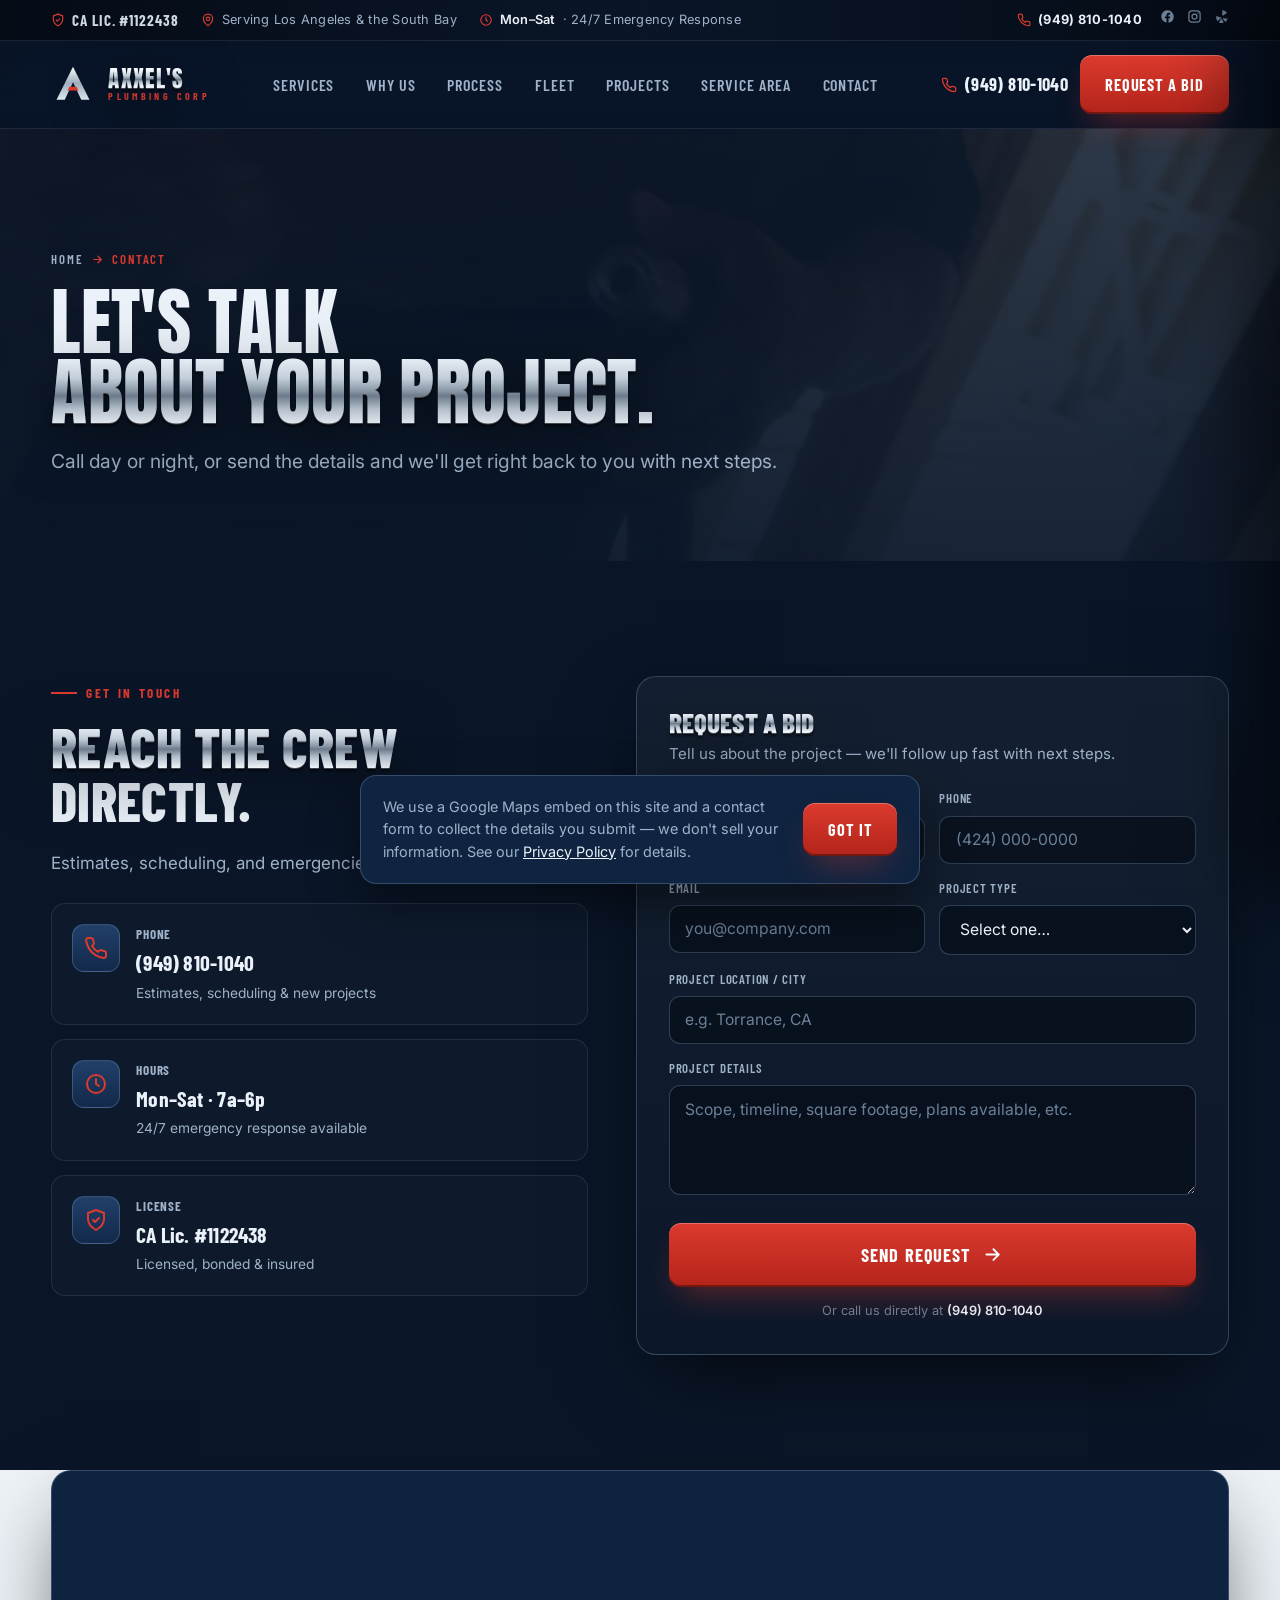
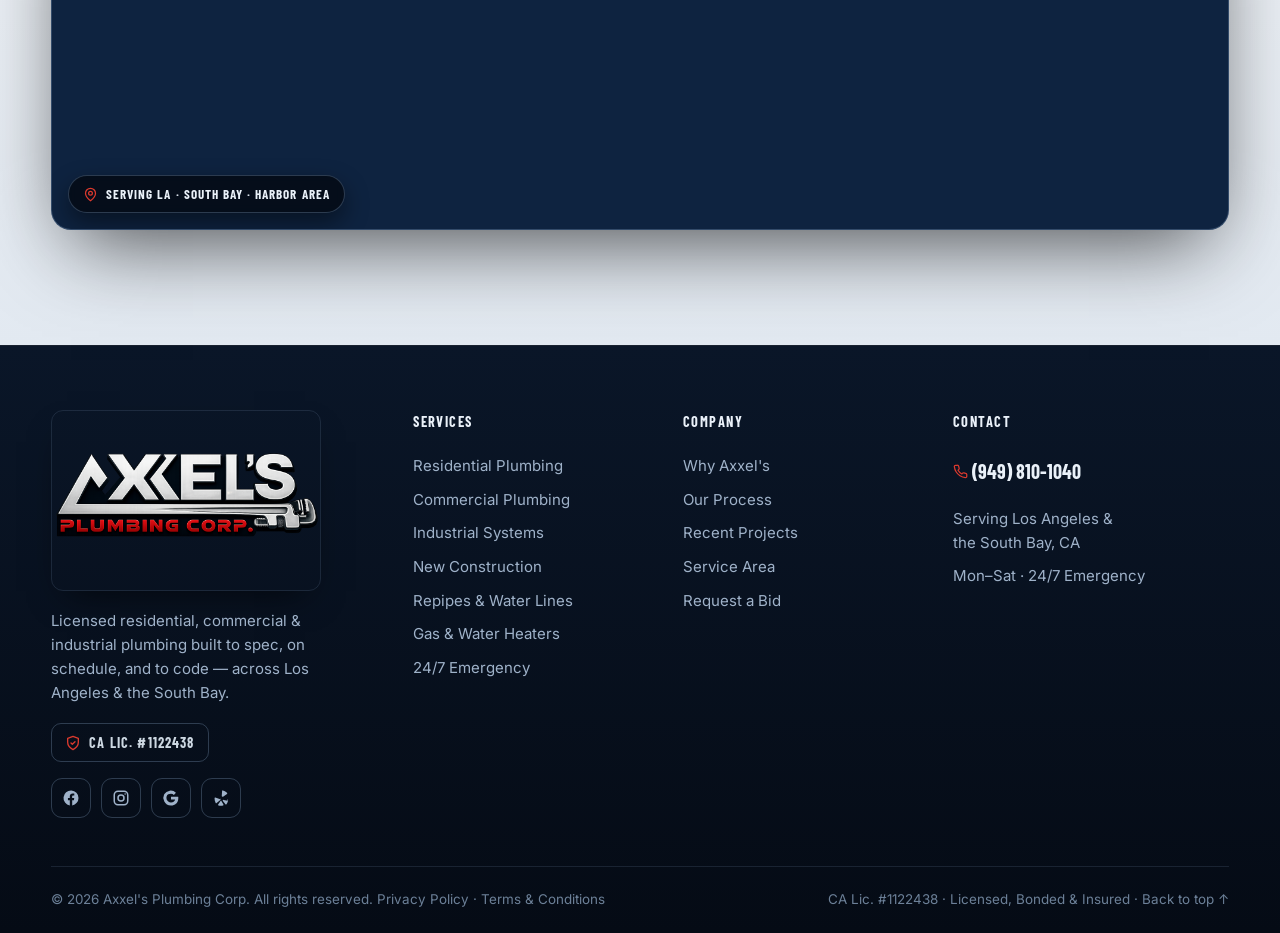
<file: contact.html>
<!DOCTYPE html>
<html lang="en">
<head>
<meta charset="UTF-8" />
<meta name="viewport" content="width=device-width, initial-scale=1.0" />
<title>Contact &amp; Request A Bid | Axxel's Plumbing Corp</title>
<meta name="description" content="Contact Axxel's Plumbing Corp — call (949) 810-1040 or request a bid online. Licensed commercial &amp; industrial plumbing in LA &amp; the South Bay." />
<meta name="theme-color" content="#0a1628" />
<link rel="preconnect" href="https://fonts.googleapis.com" />
<link rel="preconnect" href="https://fonts.gstatic.com" crossorigin />
<link href="https://fonts.googleapis.com/css2?family=Anton&family=Barlow+Condensed:wght@500;600;700;800&family=Inter:wght@400;500;600;700;800&display=swap" rel="stylesheet" />

<link rel="stylesheet" href="css/site.css" />
</head>
<body>

<svg width="0" height="0" style="position:absolute" aria-hidden="true">
  <defs>
    <symbol id="i-phone" viewBox="0 0 24 24" fill="none" stroke="currentColor" stroke-width="2" stroke-linecap="round" stroke-linejoin="round"><path d="M22 16.92v3a2 2 0 0 1-2.18 2 19.79 19.79 0 0 1-8.63-3.07 19.5 19.5 0 0 1-6-6 19.79 19.79 0 0 1-3.07-8.67A2 2 0 0 1 4.11 2h3a2 2 0 0 1 2 1.72c.13.96.36 1.9.7 2.81a2 2 0 0 1-.45 2.11L8.09 9.91a16 16 0 0 0 6 6l1.27-1.27a2 2 0 0 1 2.11-.45c.9.34 1.85.57 2.81.7A2 2 0 0 1 22 16.92z"/></symbol>
    <symbol id="i-clock" viewBox="0 0 24 24" fill="none" stroke="currentColor" stroke-width="2" stroke-linecap="round" stroke-linejoin="round"><circle cx="12" cy="12" r="9"/><path d="M12 7v5l3 2"/></symbol>
    <symbol id="i-pin" viewBox="0 0 24 24" fill="none" stroke="currentColor" stroke-width="2" stroke-linecap="round" stroke-linejoin="round"><path d="M20 10c0 6-8 12-8 12s-8-6-8-12a8 8 0 0 1 16 0z"/><circle cx="12" cy="10" r="3"/></symbol>
    <symbol id="i-shield" viewBox="0 0 24 24" fill="none" stroke="currentColor" stroke-width="2" stroke-linecap="round" stroke-linejoin="round"><path d="M12 2 4 5v6c0 5 3.5 8.5 8 11 4.5-2.5 8-6 8-11V5l-8-3z"/><path d="m9 12 2 2 4-4"/></symbol>
    <symbol id="i-check" viewBox="0 0 24 24" fill="none" stroke="currentColor" stroke-width="2.4" stroke-linecap="round" stroke-linejoin="round"><path d="M20 6 9 17l-5-5"/></symbol>
    <symbol id="i-star" viewBox="0 0 24 24" fill="currentColor"><path d="m12 2 3.09 6.26L22 9.27l-5 4.87L18.18 22 12 18.56 5.82 22 7 14.14l-5-4.87 6.91-1.01L12 2z"/></symbol>
    <symbol id="i-wrench" viewBox="0 0 24 24" fill="none" stroke="currentColor" stroke-width="2" stroke-linecap="round" stroke-linejoin="round"><path d="M14.7 6.3a4 4 0 0 0-5.4 5.4L3 18l3 3 6.3-6.3a4 4 0 0 0 5.4-5.4l-2.3 2.3-2.7-.7-.7-2.7 2.4-2.2z"/></symbol>
    <symbol id="i-building" viewBox="0 0 24 24" fill="none" stroke="currentColor" stroke-width="2" stroke-linecap="round" stroke-linejoin="round"><path d="M4 21V6a2 2 0 0 1 2-2h6a2 2 0 0 1 2 2v15"/><path d="M14 9h4a2 2 0 0 1 2 2v10"/><path d="M2 21h20"/><path d="M8 8h2M8 12h2M8 16h2"/></symbol>
    <symbol id="i-factory" viewBox="0 0 24 24" fill="none" stroke="currentColor" stroke-width="2" stroke-linecap="round" stroke-linejoin="round"><path d="M2 21V9l6 4V9l6 4V9l6 4v8z"/><path d="M2 21h20"/><path d="M6 5V3M10 5V3"/></symbol>
    <symbol id="i-home" viewBox="0 0 24 24" fill="none" stroke="currentColor" stroke-width="2" stroke-linecap="round" stroke-linejoin="round"><path d="M3 11 12 3l9 8"/><path d="M5 10v10h14V10"/><path d="M10 20v-6h4v6"/></symbol>
    <symbol id="i-flame" viewBox="0 0 24 24" fill="none" stroke="currentColor" stroke-width="2" stroke-linecap="round" stroke-linejoin="round"><path d="M12 2s5 4.5 5 10a5 5 0 0 1-10 0c0-1.5.5-2.8 1.2-3.8C9 10 10 11 10 12c0-2 1-4 2-5 0 1.5 1 2.5 1.5 3 .5-1 .5-3-1.5-8z"/></symbol>
    <symbol id="i-pipe" viewBox="0 0 24 24" fill="none" stroke="currentColor" stroke-width="2" stroke-linecap="round" stroke-linejoin="round"><path d="M4 8V6a2 2 0 0 1 2-2h2M4 8h4V4M4 8v10a2 2 0 0 0 2 2h2v-4H4M16 4h2a2 2 0 0 1 2 2v2h-4V4M20 8v10a2 2 0 0 1-2 2h-2v-4h4M8 12h8"/></symbol>
    <symbol id="i-drop" viewBox="0 0 24 24" fill="none" stroke="currentColor" stroke-width="2" stroke-linecap="round" stroke-linejoin="round"><path d="M12 2.5S6 9 6 14a6 6 0 0 0 12 0c0-5-6-11.5-6-11.5z"/></symbol>
    <symbol id="i-gauge" viewBox="0 0 24 24" fill="none" stroke="currentColor" stroke-width="2" stroke-linecap="round" stroke-linejoin="round"><path d="M12 14a2 2 0 1 0 0-4 2 2 0 0 0 0 4z"/><path d="m14 12 4-4"/><path d="M4.9 19a9 9 0 1 1 14.2 0"/></symbol>
    <symbol id="i-cal" viewBox="0 0 24 24" fill="none" stroke="currentColor" stroke-width="2" stroke-linecap="round" stroke-linejoin="round"><rect x="3" y="4" width="18" height="18" rx="2"/><path d="M3 9h18M8 2v4M16 2v4"/></symbol>
    <symbol id="i-doc" viewBox="0 0 24 24" fill="none" stroke="currentColor" stroke-width="2" stroke-linecap="round" stroke-linejoin="round"><path d="M14 2H6a2 2 0 0 0-2 2v16a2 2 0 0 0 2 2h12a2 2 0 0 0 2-2V8z"/><path d="M14 2v6h6M9 13h6M9 17h6"/></symbol>
    <symbol id="i-hammer" viewBox="0 0 24 24" fill="none" stroke="currentColor" stroke-width="2" stroke-linecap="round" stroke-linejoin="round"><path d="m15 12-8.5 8.5a2.1 2.1 0 0 1-3-3L12 9"/><path d="M17.6 6.4 14 10l-2-2 3.6-3.6a2 2 0 0 1 2.8 0l1.2 1.2a2 2 0 0 1 0 2.8z"/></symbol>
    <symbol id="i-truck" viewBox="0 0 24 24" fill="none" stroke="currentColor" stroke-width="2" stroke-linecap="round" stroke-linejoin="round"><path d="M1 3h15v13H1z"/><path d="M16 8h4l3 3v5h-7z"/><circle cx="5.5" cy="18.5" r="2.5"/><circle cx="18.5" cy="18.5" r="2.5"/></symbol>
    <symbol id="i-search" viewBox="0 0 24 24" fill="none" stroke="currentColor" stroke-width="2" stroke-linecap="round" stroke-linejoin="round"><circle cx="11" cy="11" r="7"/><path d="m21 21-4.3-4.3"/></symbol>
    <symbol id="i-award" viewBox="0 0 24 24" fill="none" stroke="currentColor" stroke-width="2" stroke-linecap="round" stroke-linejoin="round"><circle cx="12" cy="8" r="6"/><path d="M8.5 13.5 7 22l5-3 5 3-1.5-8.5"/></symbol>
    <symbol id="i-bolt" viewBox="0 0 24 24" fill="none" stroke="currentColor" stroke-width="2" stroke-linecap="round" stroke-linejoin="round"><path d="M13 2 3 14h7l-1 8 10-12h-7z"/></symbol>
    <symbol id="i-store" viewBox="0 0 24 24" fill="none" stroke="currentColor" stroke-width="2" stroke-linecap="round" stroke-linejoin="round"><path d="M3 9 4 4h16l1 5M3 9v11h18V9M3 9h18M9 20v-6h6v6"/></symbol>
    <symbol id="i-hospital" viewBox="0 0 24 24" fill="none" stroke="currentColor" stroke-width="2" stroke-linecap="round" stroke-linejoin="round"><path d="M4 21V5a2 2 0 0 1 2-2h12a2 2 0 0 1 2 2v16M2 21h20M12 7v6M9 10h6"/></symbol>
    <symbol id="i-beds" viewBox="0 0 24 24" fill="none" stroke="currentColor" stroke-width="2" stroke-linecap="round" stroke-linejoin="round"><path d="M3 21V6a2 2 0 0 1 2-2h14a2 2 0 0 1 2 2v15M3 14h18M8 4v4M16 4v4"/></symbol>
    <symbol id="i-arrow" viewBox="0 0 24 24" fill="none" stroke="currentColor" stroke-width="2.2" stroke-linecap="round" stroke-linejoin="round"><path d="M5 12h14M13 6l6 6-6 6"/></symbol>
    <symbol id="i-mail" viewBox="0 0 24 24" fill="none" stroke="currentColor" stroke-width="2" stroke-linecap="round" stroke-linejoin="round"><rect x="2" y="4" width="20" height="16" rx="2"/><path d="m2 6 10 7L22 6"/></symbol>
    <symbol id="i-fb" viewBox="0 0 24 24" fill="currentColor"><path d="M22 12a10 10 0 1 0-11.6 9.9v-7H7.9V12h2.5V9.8c0-2.5 1.5-3.9 3.8-3.9 1.1 0 2.2.2 2.2.2v2.5h-1.3c-1.2 0-1.6.8-1.6 1.6V12h2.8l-.4 2.9h-2.3v7A10 10 0 0 0 22 12z"/></symbol>
    <symbol id="i-ig" viewBox="0 0 24 24" fill="none" stroke="currentColor" stroke-width="2"><rect x="3" y="3" width="18" height="18" rx="5"/><circle cx="12" cy="12" r="4"/><circle cx="17.5" cy="6.5" r="1" fill="currentColor" stroke="none"/></symbol>
    <symbol id="i-yelp" viewBox="0 0 24 24" fill="currentColor"><path d="M13.5 2.1 13 9.3c0 .9 1 1.4 1.7.9l5.3-3.6c.5-.4.5-1.1 0-1.6-1.6-1.6-3.9-2.6-6.1-3.1-.5-.1-1 .2-1 .7zM11 13.6l-6.6-2.2c-.5-.2-1 .2-1 .7-.1 2.3.4 4.6 1.5 6.6.3.5.9.5 1.3.1l4.9-4c.7-.6.4-1.7-.5-2zM11.6 15.6l-3.4 5.2c-.3.4-.1 1 .4 1.2 2 .6 4.2.6 6.2 0 .5-.2.7-.7.4-1.2l-2.5-4.4c-.4-.9-1.6-.8-1.5.2zM20.8 15.5l-5.3-1c-.9-.2-1.6.8-1 1.5l3.4 4.2c.3.4 1 .5 1.4 0 1.3-1.6 2-3.6 2.2-5.6.1-.6-.4-1-.9-1.1zM20.6 10.9l-5.6 3.6c.9-.5.9.5 0 0"/></symbol>
    <symbol id="i-google" viewBox="0 0 24 24" fill="currentColor"><path d="M21.8 12.2c0-.7-.1-1.4-.2-2H12v3.8h5.5a4.7 4.7 0 0 1-2 3.1v2.6h3.2c1.9-1.7 3-4.3 3-7.5z"/><path d="M12 22c2.7 0 5-.9 6.7-2.4l-3.2-2.6c-.9.6-2 .9-3.5.9-2.7 0-5-1.8-5.8-4.3H2.9v2.7A10 10 0 0 0 12 22z"/><path d="M6.2 13.6a6 6 0 0 1 0-3.8V7.1H2.9a10 10 0 0 0 0 9z"/><path d="M12 6.4c1.5 0 2.8.5 3.8 1.5l2.8-2.8A10 10 0 0 0 2.9 7.1l3.3 2.7C7 7.3 9.3 6.4 12 6.4z"/></symbol>
    <symbol id="i-plus" viewBox="0 0 24 24" fill="none" stroke="currentColor" stroke-width="2.4" stroke-linecap="round"><path d="M12 5v14M5 12h14"/></symbol>
    <symbol id="i-play" viewBox="0 0 24 24" fill="currentColor"><path d="M8 5v14l11-7z"/></symbol>
    <symbol id="i-quote" viewBox="0 0 24 24" fill="currentColor"><path d="M10 7H6a3 3 0 0 0-3 3v7h7v-7H6a1 1 0 0 1 1-1h3zM21 7h-4a3 3 0 0 0-3 3v7h7v-7h-4a1 1 0 0 1 1-1h3z"/></symbol>
    <symbol id="i-users" viewBox="0 0 24 24" fill="none" stroke="currentColor" stroke-width="2" stroke-linecap="round" stroke-linejoin="round"><path d="M16 21v-2a4 4 0 0 0-4-4H6a4 4 0 0 0-4 4v2"/><circle cx="9" cy="7" r="4"/><path d="M22 21v-2a4 4 0 0 0-3-3.87M16 3.13A4 4 0 0 1 16 11"/></symbol>
  </defs>
</svg>

<!-- ============================ TOP UTILITY BAR ============================ -->
<div class="utility">
  <div class="wrap">
    <div class="utility-left">
      <span class="util-lic"><svg><use href="#i-shield"/></svg> CA Lic. #1122438</span>
      <span class="util-item hide-sm"><svg><use href="#i-pin"/></svg> Serving Los Angeles &amp; the South Bay</span>
      <span class="util-item hide-sm"><svg><use href="#i-clock"/></svg> <b>Mon–Sat</b> · 24/7 Emergency Response</span>
    </div>
    <div class="utility-right">
      <a class="util-phone" href="tel:+19498101040"><svg><use href="#i-phone"/></svg> (949) 810-1040</a>
      <div class="util-socials">
        <a href="#" aria-label="Facebook"><svg><use href="#i-fb"/></svg></a>
        <a href="#" aria-label="Instagram"><svg><use href="#i-ig"/></svg></a>
        <a href="#" aria-label="Yelp"><svg><use href="#i-yelp"/></svg></a>
      </div>
    </div>
  </div>
</div>


<!-- ============================ NAV ============================ -->
<header class="nav" id="nav">
  <div class="wrap">
    <a href="#top" class="brand" aria-label="Axxel's Plumbing Corp home">
      <svg class="brand-mark" viewBox="0 0 48 48" fill="none" aria-hidden="true">
        <path d="M24 4 6 40h9l9-19 9 19h9L24 4z" fill="url(#gmark)"/>
        <path d="M18 30h12l-2-4H20l-2 4z" fill="#dc3a2e"/>
        <defs><linearGradient id="gmark" x1="24" y1="4" x2="24" y2="40" gradientUnits="userSpaceOnUse"><stop stop-color="#fff"/><stop offset=".5" stop-color="#9fb0bf"/><stop offset="1" stop-color="#dfe8ef"/></linearGradient></defs>
      </svg>
      <span class="brand-word">
        <span class="a chrome">AXXEL'S</span>
        <span class="p">Plumbing Corp</span>
      </span>
    </a>

    <nav class="nav-links">
      <a href="services.html">Services</a>
      <a href="why-us.html">Why Us</a>
      <a href="process.html">Process</a>
      <a href="fleet.html">Fleet</a>
      <a href="projects.html">Projects</a>
      <a href="service-area.html">Service Area</a>
      <a href="contact.html">Contact</a>
    </nav>

    <div class="nav-cta">
      <a class="nav-phone" href="tel:+19498101040"><svg><use href="#i-phone"/></svg><span>(949) 810-1040</span></a>
      <a class="btn btn-red" href="contact.html">Request a Bid</a>
    </div>

    <button class="nav-toggle" id="navToggle" aria-label="Open menu" aria-expanded="false">
      <span></span><span></span><span></span>
    </button>
  </div>
</header>


<!-- mobile drawer -->
<div class="drawer" id="drawer">
  <div class="drawer-scrim" data-close></div>
  <div class="drawer-panel">
    <div class="dh">
      <span class="brand-word"><span class="a chrome" style="font-size:1.3rem">AXXEL'S</span><span class="p">Plumbing Corp</span></span>
      <button class="drawer-close" data-close aria-label="Close menu">&times;</button>
    </div>
    <a class="dl" href="services.html" data-close>Services</a>
    <a class="dl" href="why-us.html" data-close>Why Us</a>
    <a class="dl" href="process.html" data-close>Process</a>
    <a class="dl" href="fleet.html" data-close>Fleet</a>
    <a class="dl" href="projects.html" data-close>Projects</a>
    <a class="dl" href="service-area.html" data-close>Service Area</a>
    <a class="dl" href="contact.html" data-close>Contact</a>
    <div class="drawer-foot">
      <a class="btn btn-steel" href="tel:+19498101040"><svg><use href="#i-phone"/></svg> (949) 810-1040</a>
      <a class="btn btn-red" href="contact.html" data-close>Request a Bid</a>
    </div>
  </div>
</div>


<span id="top"></span>

<section class="pagehead">
  <div class="pagehead-media">
    <video data-autoplay autoplay muted loop playsinline preload="metadata" poster="video/poster-fitting.jpg"><source src="video/clip-fitting.mp4" type="video/mp4"></video>
  </div>
  <div class="wrap">
    <div class="crumbs reveal"><a href="index.html">Home</a> <svg><use href="#i-arrow"/></svg> <span class="cur">Contact</span></div>
    <h1 class="reveal" data-d="1">Let's Talk<br><span class="chrome">About Your Project.</span></h1>
    <p class="lead reveal" data-d="2">Call day or night, or send the details and we'll get right back to you with next steps.</p>
  </div>
</section>

<section class="sec">
  <div class="wrap contact-inner">
    <div class="reveal">
      <div class="sec-head" style="margin-bottom:8px"><span class="kicker">Get In Touch</span><h2><span class="chrome">Reach The Crew</span><br>Directly.</h2><p>Estimates, scheduling, and emergencies — here's how to get us.</p></div>
      <div class="contact-cards">
        <div class="cc"><div class="cc-ico"><svg><use href="#i-phone"/></svg></div><div><div class="cc-l">Phone</div><div class="cc-v"><a href="tel:+19498101040">(949) 810-1040</a></div><div class="cc-s">Estimates, scheduling &amp; new projects</div></div></div>
        <div class="cc"><div class="cc-ico"><svg><use href="#i-clock"/></svg></div><div><div class="cc-l">Hours</div><div class="cc-v">Mon&ndash;Sat &middot; 7a&ndash;6p</div><div class="cc-s">24/7 emergency response available</div></div></div>
        <div class="cc"><div class="cc-ico"><svg><use href="#i-shield"/></svg></div><div><div class="cc-l">License</div><div class="cc-v">CA Lic. #1122438</div><div class="cc-s">Licensed, bonded &amp; insured</div></div></div>
      </div>
    </div>
    <div class="reveal" data-d="1">
      <form class="form" id="bidForm" novalidate>
        <div class="form-body" id="formBody">
          <h3 class="chrome">Request A Bid</h3>
          <p class="fsub">Tell us about the project — we'll follow up fast with next steps.</p>
          <div class="frow">
            <div class="field"><label>Full Name</label><input type="text" name="name" placeholder="Jane Contractor" required></div>
            <div class="field"><label>Phone</label><input type="tel" name="phone" placeholder="(424) 000-0000" required></div>
          </div>
          <div class="frow">
            <div class="field"><label>Email</label><input type="email" name="email" placeholder="you@company.com"></div>
            <div class="field"><label>Project Type</label><select name="type"><option value="">Select one&hellip;</option><option>Commercial</option><option>Industrial</option><option>New Construction</option><option>Repipe / Water Line</option><option>Emergency Service</option><option>Residential</option><option>Other</option></select></div>
          </div>
          <div class="field"><label>Project Location / City</label><input type="text" name="city" placeholder="e.g. Torrance, CA"></div>
          <div class="field"><label>Project Details</label><textarea name="details" placeholder="Scope, timeline, square footage, plans available, etc."></textarea></div>
          <button type="submit" class="btn btn-red btn-lg">Send Request <svg><use href="#i-arrow"/></svg></button>
          <p class="form-note">Or call us directly at <a href="tel:+19498101040" style="color:var(--ink);font-weight:600">(949) 810-1040</a></p>
        </div>
        <div class="form-success" id="formSuccess"><div class="fs-ico"><svg><use href="#i-check"/></svg></div><h3 class="chrome">Request Received</h3><p>Thanks — we've got your project details. A member of the Axxel's team will reach out shortly. For anything urgent, call <b>(949) 810-1040</b>.</p></div>
      </form>
    </div>
  </div>
</section>

<section class="sec area theme-light" style="padding-top:0;background:linear-gradient(180deg,#eff3f8,#e2e9f1)">
  <div class="wrap">
    <div class="area-map reveal" style="min-height:360px">
      <iframe title="Axxel's Plumbing Corp — Los Angeles &amp; South Bay" src="https://www.google.com/maps?q=Torrance,+CA&amp;z=10&amp;hl=en&amp;output=embed" loading="lazy" referrerpolicy="no-referrer-when-downgrade" allowfullscreen></iframe>
      <span class="mchip"><svg><use href="#i-pin"/></svg> Serving LA &middot; South Bay &middot; Harbor Area</span>
    </div>
  </div>
</section>


<!-- ============================ FOOTER ============================ -->
<footer class="footer">
  <div class="wrap">
    <div class="foot-grid">
      <div class="foot-brand">
        <img src="logo.png" alt="Axxel's Plumbing Corp" class="foot-logo"
             onerror="this.outerHTML='&lt;span class=\'brand-word\'&gt;&lt;span class=\'a chrome\'&gt;AXXEL\'S&lt;/span&gt;&lt;span class=\'p\'&gt;Plumbing Corp&lt;/span&gt;&lt;/span&gt;'">
        <p class="foot-about">Licensed residential, commercial &amp; industrial plumbing built to spec, on schedule, and to code — across Los Angeles &amp; the South Bay.</p>
        <span class="foot-lic"><svg style="width:16px;height:16px;color:var(--red)"><use href="#i-shield"/></svg> CA Lic. #1122438</span>
        <div class="foot-socials">
          <a href="#" aria-label="Facebook"><svg><use href="#i-fb"/></svg></a>
          <a href="#" aria-label="Instagram"><svg><use href="#i-ig"/></svg></a>
          <a href="#" aria-label="Google"><svg><use href="#i-google"/></svg></a>
          <a href="#" aria-label="Yelp"><svg><use href="#i-yelp"/></svg></a>
        </div>
      </div>
      <div class="foot-col">
        <h5>Services</h5>
        <a href="services.html">Residential Plumbing</a>
        <a href="services.html">Commercial Plumbing</a>
        <a href="services.html">Industrial Systems</a>
        <a href="services.html">New Construction</a>
        <a href="services.html">Repipes &amp; Water Lines</a>
        <a href="services.html">Gas &amp; Water Heaters</a>
        <a href="services.html">24/7 Emergency</a>
      </div>
      <div class="foot-col">
        <h5>Company</h5>
        <a href="why-us.html">Why Axxel's</a>
        <a href="process.html">Our Process</a>
        <a href="projects.html">Recent Projects</a>
        <a href="service-area.html">Service Area</a>
        <a href="contact.html">Request a Bid</a>
      </div>
      <div class="foot-col foot-phones">
        <h5>Contact</h5>
        <a href="tel:+19498101040"><svg style="width:15px;height:15px;color:var(--red)"><use href="#i-phone"/></svg> (949) 810-1040</a>
        <p style="margin-top:8px">Serving Los Angeles &amp;<br>the South Bay, CA</p>
        <p>Mon–Sat · 24/7 Emergency</p>
      </div>
    </div>
    <div class="foot-bar">
      <span>© <span id="year">2026</span> Axxel's Plumbing Corp. All rights reserved. <a href="privacy.html">Privacy Policy</a> · <a href="terms.html">Terms &amp; Conditions</a></span>
      <span>CA Lic. #1122438 · Licensed, Bonded &amp; Insured · <a href="#top">Back to top ↑</a></span>
    </div>
  </div>
</footer>


<!-- ============================ STICKY MOBILE CALL BAR ============================ -->
<div class="callbar">
  <a class="btn btn-red" href="tel:+19498101040"><svg><use href="#i-phone"/></svg> Call Now</a>
  <a class="btn btn-steel" href="contact.html"><svg><use href="#i-doc"/></svg> Get a Bid</a>
</div>


<script src="js/site.js"></script>

</body>
</html>
</file>
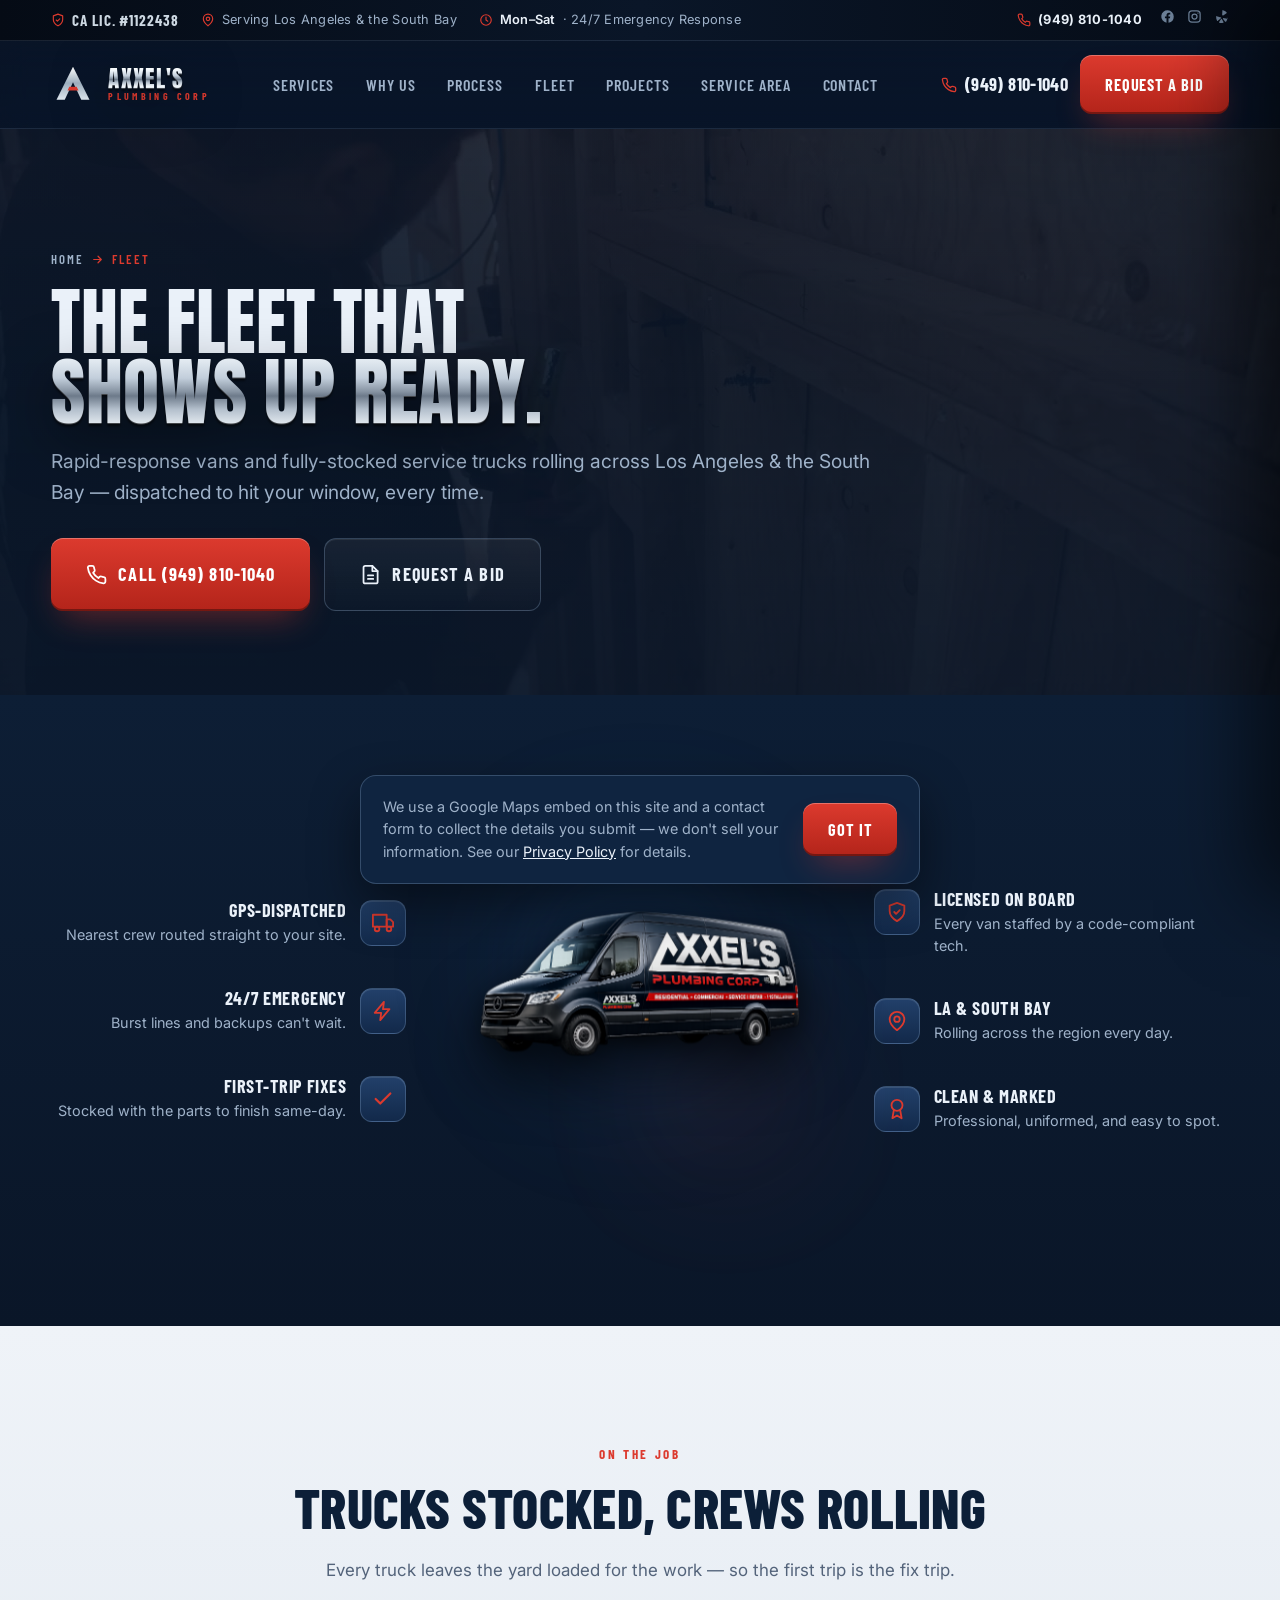
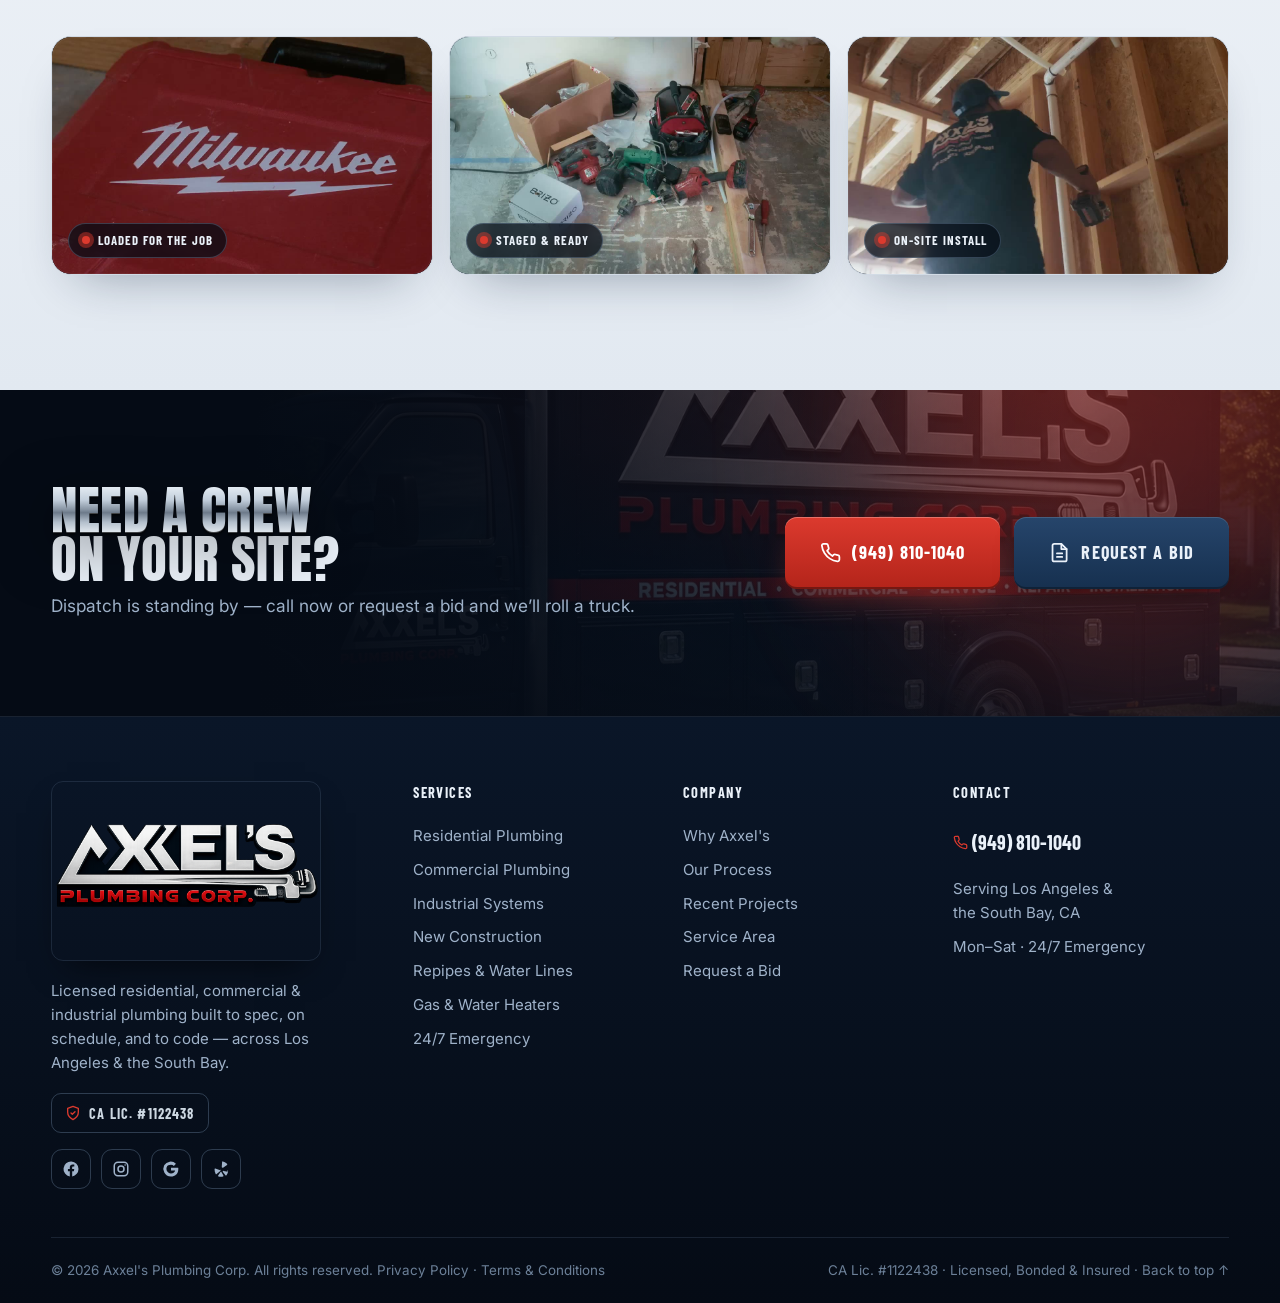
<file: fleet.html>
<!DOCTYPE html>
<html lang="en">
<head>
<meta charset="UTF-8" />
<meta name="viewport" content="width=device-width, initial-scale=1.0" />
<title>Our Fleet — GPS-Dispatched, Stocked &amp; Ready | Axxel's Plumbing Corp</title>
<meta name="description" content="Rapid-response vans and stocked service trucks dispatched across LA &amp; the South Bay. 24/7 emergency plumbing. CA Lic. #1122438." />
<meta name="theme-color" content="#0a1628" />
<link rel="preconnect" href="https://fonts.googleapis.com" />
<link rel="preconnect" href="https://fonts.gstatic.com" crossorigin />
<link href="https://fonts.googleapis.com/css2?family=Anton&family=Barlow+Condensed:wght@500;600;700;800&family=Inter:wght@400;500;600;700;800&display=swap" rel="stylesheet" />

<link rel="stylesheet" href="css/site.css" />
</head>
<body>

<svg width="0" height="0" style="position:absolute" aria-hidden="true">
  <defs>
    <symbol id="i-phone" viewBox="0 0 24 24" fill="none" stroke="currentColor" stroke-width="2" stroke-linecap="round" stroke-linejoin="round"><path d="M22 16.92v3a2 2 0 0 1-2.18 2 19.79 19.79 0 0 1-8.63-3.07 19.5 19.5 0 0 1-6-6 19.79 19.79 0 0 1-3.07-8.67A2 2 0 0 1 4.11 2h3a2 2 0 0 1 2 1.72c.13.96.36 1.9.7 2.81a2 2 0 0 1-.45 2.11L8.09 9.91a16 16 0 0 0 6 6l1.27-1.27a2 2 0 0 1 2.11-.45c.9.34 1.85.57 2.81.7A2 2 0 0 1 22 16.92z"/></symbol>
    <symbol id="i-clock" viewBox="0 0 24 24" fill="none" stroke="currentColor" stroke-width="2" stroke-linecap="round" stroke-linejoin="round"><circle cx="12" cy="12" r="9"/><path d="M12 7v5l3 2"/></symbol>
    <symbol id="i-pin" viewBox="0 0 24 24" fill="none" stroke="currentColor" stroke-width="2" stroke-linecap="round" stroke-linejoin="round"><path d="M20 10c0 6-8 12-8 12s-8-6-8-12a8 8 0 0 1 16 0z"/><circle cx="12" cy="10" r="3"/></symbol>
    <symbol id="i-shield" viewBox="0 0 24 24" fill="none" stroke="currentColor" stroke-width="2" stroke-linecap="round" stroke-linejoin="round"><path d="M12 2 4 5v6c0 5 3.5 8.5 8 11 4.5-2.5 8-6 8-11V5l-8-3z"/><path d="m9 12 2 2 4-4"/></symbol>
    <symbol id="i-check" viewBox="0 0 24 24" fill="none" stroke="currentColor" stroke-width="2.4" stroke-linecap="round" stroke-linejoin="round"><path d="M20 6 9 17l-5-5"/></symbol>
    <symbol id="i-star" viewBox="0 0 24 24" fill="currentColor"><path d="m12 2 3.09 6.26L22 9.27l-5 4.87L18.18 22 12 18.56 5.82 22 7 14.14l-5-4.87 6.91-1.01L12 2z"/></symbol>
    <symbol id="i-wrench" viewBox="0 0 24 24" fill="none" stroke="currentColor" stroke-width="2" stroke-linecap="round" stroke-linejoin="round"><path d="M14.7 6.3a4 4 0 0 0-5.4 5.4L3 18l3 3 6.3-6.3a4 4 0 0 0 5.4-5.4l-2.3 2.3-2.7-.7-.7-2.7 2.4-2.2z"/></symbol>
    <symbol id="i-building" viewBox="0 0 24 24" fill="none" stroke="currentColor" stroke-width="2" stroke-linecap="round" stroke-linejoin="round"><path d="M4 21V6a2 2 0 0 1 2-2h6a2 2 0 0 1 2 2v15"/><path d="M14 9h4a2 2 0 0 1 2 2v10"/><path d="M2 21h20"/><path d="M8 8h2M8 12h2M8 16h2"/></symbol>
    <symbol id="i-factory" viewBox="0 0 24 24" fill="none" stroke="currentColor" stroke-width="2" stroke-linecap="round" stroke-linejoin="round"><path d="M2 21V9l6 4V9l6 4V9l6 4v8z"/><path d="M2 21h20"/><path d="M6 5V3M10 5V3"/></symbol>
    <symbol id="i-home" viewBox="0 0 24 24" fill="none" stroke="currentColor" stroke-width="2" stroke-linecap="round" stroke-linejoin="round"><path d="M3 11 12 3l9 8"/><path d="M5 10v10h14V10"/><path d="M10 20v-6h4v6"/></symbol>
    <symbol id="i-flame" viewBox="0 0 24 24" fill="none" stroke="currentColor" stroke-width="2" stroke-linecap="round" stroke-linejoin="round"><path d="M12 2s5 4.5 5 10a5 5 0 0 1-10 0c0-1.5.5-2.8 1.2-3.8C9 10 10 11 10 12c0-2 1-4 2-5 0 1.5 1 2.5 1.5 3 .5-1 .5-3-1.5-8z"/></symbol>
    <symbol id="i-pipe" viewBox="0 0 24 24" fill="none" stroke="currentColor" stroke-width="2" stroke-linecap="round" stroke-linejoin="round"><path d="M4 8V6a2 2 0 0 1 2-2h2M4 8h4V4M4 8v10a2 2 0 0 0 2 2h2v-4H4M16 4h2a2 2 0 0 1 2 2v2h-4V4M20 8v10a2 2 0 0 1-2 2h-2v-4h4M8 12h8"/></symbol>
    <symbol id="i-drop" viewBox="0 0 24 24" fill="none" stroke="currentColor" stroke-width="2" stroke-linecap="round" stroke-linejoin="round"><path d="M12 2.5S6 9 6 14a6 6 0 0 0 12 0c0-5-6-11.5-6-11.5z"/></symbol>
    <symbol id="i-gauge" viewBox="0 0 24 24" fill="none" stroke="currentColor" stroke-width="2" stroke-linecap="round" stroke-linejoin="round"><path d="M12 14a2 2 0 1 0 0-4 2 2 0 0 0 0 4z"/><path d="m14 12 4-4"/><path d="M4.9 19a9 9 0 1 1 14.2 0"/></symbol>
    <symbol id="i-cal" viewBox="0 0 24 24" fill="none" stroke="currentColor" stroke-width="2" stroke-linecap="round" stroke-linejoin="round"><rect x="3" y="4" width="18" height="18" rx="2"/><path d="M3 9h18M8 2v4M16 2v4"/></symbol>
    <symbol id="i-doc" viewBox="0 0 24 24" fill="none" stroke="currentColor" stroke-width="2" stroke-linecap="round" stroke-linejoin="round"><path d="M14 2H6a2 2 0 0 0-2 2v16a2 2 0 0 0 2 2h12a2 2 0 0 0 2-2V8z"/><path d="M14 2v6h6M9 13h6M9 17h6"/></symbol>
    <symbol id="i-hammer" viewBox="0 0 24 24" fill="none" stroke="currentColor" stroke-width="2" stroke-linecap="round" stroke-linejoin="round"><path d="m15 12-8.5 8.5a2.1 2.1 0 0 1-3-3L12 9"/><path d="M17.6 6.4 14 10l-2-2 3.6-3.6a2 2 0 0 1 2.8 0l1.2 1.2a2 2 0 0 1 0 2.8z"/></symbol>
    <symbol id="i-truck" viewBox="0 0 24 24" fill="none" stroke="currentColor" stroke-width="2" stroke-linecap="round" stroke-linejoin="round"><path d="M1 3h15v13H1z"/><path d="M16 8h4l3 3v5h-7z"/><circle cx="5.5" cy="18.5" r="2.5"/><circle cx="18.5" cy="18.5" r="2.5"/></symbol>
    <symbol id="i-search" viewBox="0 0 24 24" fill="none" stroke="currentColor" stroke-width="2" stroke-linecap="round" stroke-linejoin="round"><circle cx="11" cy="11" r="7"/><path d="m21 21-4.3-4.3"/></symbol>
    <symbol id="i-award" viewBox="0 0 24 24" fill="none" stroke="currentColor" stroke-width="2" stroke-linecap="round" stroke-linejoin="round"><circle cx="12" cy="8" r="6"/><path d="M8.5 13.5 7 22l5-3 5 3-1.5-8.5"/></symbol>
    <symbol id="i-bolt" viewBox="0 0 24 24" fill="none" stroke="currentColor" stroke-width="2" stroke-linecap="round" stroke-linejoin="round"><path d="M13 2 3 14h7l-1 8 10-12h-7z"/></symbol>
    <symbol id="i-store" viewBox="0 0 24 24" fill="none" stroke="currentColor" stroke-width="2" stroke-linecap="round" stroke-linejoin="round"><path d="M3 9 4 4h16l1 5M3 9v11h18V9M3 9h18M9 20v-6h6v6"/></symbol>
    <symbol id="i-hospital" viewBox="0 0 24 24" fill="none" stroke="currentColor" stroke-width="2" stroke-linecap="round" stroke-linejoin="round"><path d="M4 21V5a2 2 0 0 1 2-2h12a2 2 0 0 1 2 2v16M2 21h20M12 7v6M9 10h6"/></symbol>
    <symbol id="i-beds" viewBox="0 0 24 24" fill="none" stroke="currentColor" stroke-width="2" stroke-linecap="round" stroke-linejoin="round"><path d="M3 21V6a2 2 0 0 1 2-2h14a2 2 0 0 1 2 2v15M3 14h18M8 4v4M16 4v4"/></symbol>
    <symbol id="i-arrow" viewBox="0 0 24 24" fill="none" stroke="currentColor" stroke-width="2.2" stroke-linecap="round" stroke-linejoin="round"><path d="M5 12h14M13 6l6 6-6 6"/></symbol>
    <symbol id="i-mail" viewBox="0 0 24 24" fill="none" stroke="currentColor" stroke-width="2" stroke-linecap="round" stroke-linejoin="round"><rect x="2" y="4" width="20" height="16" rx="2"/><path d="m2 6 10 7L22 6"/></symbol>
    <symbol id="i-fb" viewBox="0 0 24 24" fill="currentColor"><path d="M22 12a10 10 0 1 0-11.6 9.9v-7H7.9V12h2.5V9.8c0-2.5 1.5-3.9 3.8-3.9 1.1 0 2.2.2 2.2.2v2.5h-1.3c-1.2 0-1.6.8-1.6 1.6V12h2.8l-.4 2.9h-2.3v7A10 10 0 0 0 22 12z"/></symbol>
    <symbol id="i-ig" viewBox="0 0 24 24" fill="none" stroke="currentColor" stroke-width="2"><rect x="3" y="3" width="18" height="18" rx="5"/><circle cx="12" cy="12" r="4"/><circle cx="17.5" cy="6.5" r="1" fill="currentColor" stroke="none"/></symbol>
    <symbol id="i-yelp" viewBox="0 0 24 24" fill="currentColor"><path d="M13.5 2.1 13 9.3c0 .9 1 1.4 1.7.9l5.3-3.6c.5-.4.5-1.1 0-1.6-1.6-1.6-3.9-2.6-6.1-3.1-.5-.1-1 .2-1 .7zM11 13.6l-6.6-2.2c-.5-.2-1 .2-1 .7-.1 2.3.4 4.6 1.5 6.6.3.5.9.5 1.3.1l4.9-4c.7-.6.4-1.7-.5-2zM11.6 15.6l-3.4 5.2c-.3.4-.1 1 .4 1.2 2 .6 4.2.6 6.2 0 .5-.2.7-.7.4-1.2l-2.5-4.4c-.4-.9-1.6-.8-1.5.2zM20.8 15.5l-5.3-1c-.9-.2-1.6.8-1 1.5l3.4 4.2c.3.4 1 .5 1.4 0 1.3-1.6 2-3.6 2.2-5.6.1-.6-.4-1-.9-1.1zM20.6 10.9l-5.6 3.6c.9-.5.9.5 0 0"/></symbol>
    <symbol id="i-google" viewBox="0 0 24 24" fill="currentColor"><path d="M21.8 12.2c0-.7-.1-1.4-.2-2H12v3.8h5.5a4.7 4.7 0 0 1-2 3.1v2.6h3.2c1.9-1.7 3-4.3 3-7.5z"/><path d="M12 22c2.7 0 5-.9 6.7-2.4l-3.2-2.6c-.9.6-2 .9-3.5.9-2.7 0-5-1.8-5.8-4.3H2.9v2.7A10 10 0 0 0 12 22z"/><path d="M6.2 13.6a6 6 0 0 1 0-3.8V7.1H2.9a10 10 0 0 0 0 9z"/><path d="M12 6.4c1.5 0 2.8.5 3.8 1.5l2.8-2.8A10 10 0 0 0 2.9 7.1l3.3 2.7C7 7.3 9.3 6.4 12 6.4z"/></symbol>
    <symbol id="i-plus" viewBox="0 0 24 24" fill="none" stroke="currentColor" stroke-width="2.4" stroke-linecap="round"><path d="M12 5v14M5 12h14"/></symbol>
    <symbol id="i-play" viewBox="0 0 24 24" fill="currentColor"><path d="M8 5v14l11-7z"/></symbol>
    <symbol id="i-quote" viewBox="0 0 24 24" fill="currentColor"><path d="M10 7H6a3 3 0 0 0-3 3v7h7v-7H6a1 1 0 0 1 1-1h3zM21 7h-4a3 3 0 0 0-3 3v7h7v-7h-4a1 1 0 0 1 1-1h3z"/></symbol>
    <symbol id="i-users" viewBox="0 0 24 24" fill="none" stroke="currentColor" stroke-width="2" stroke-linecap="round" stroke-linejoin="round"><path d="M16 21v-2a4 4 0 0 0-4-4H6a4 4 0 0 0-4 4v2"/><circle cx="9" cy="7" r="4"/><path d="M22 21v-2a4 4 0 0 0-3-3.87M16 3.13A4 4 0 0 1 16 11"/></symbol>
  </defs>
</svg>

<!-- ============================ TOP UTILITY BAR ============================ -->
<div class="utility">
  <div class="wrap">
    <div class="utility-left">
      <span class="util-lic"><svg><use href="#i-shield"/></svg> CA Lic. #1122438</span>
      <span class="util-item hide-sm"><svg><use href="#i-pin"/></svg> Serving Los Angeles &amp; the South Bay</span>
      <span class="util-item hide-sm"><svg><use href="#i-clock"/></svg> <b>Mon–Sat</b> · 24/7 Emergency Response</span>
    </div>
    <div class="utility-right">
      <a class="util-phone" href="tel:+19498101040"><svg><use href="#i-phone"/></svg> (949) 810-1040</a>
      <div class="util-socials">
        <a href="#" aria-label="Facebook"><svg><use href="#i-fb"/></svg></a>
        <a href="#" aria-label="Instagram"><svg><use href="#i-ig"/></svg></a>
        <a href="#" aria-label="Yelp"><svg><use href="#i-yelp"/></svg></a>
      </div>
    </div>
  </div>
</div>


<!-- ============================ NAV ============================ -->
<header class="nav" id="nav">
  <div class="wrap">
    <a href="#top" class="brand" aria-label="Axxel's Plumbing Corp home">
      <svg class="brand-mark" viewBox="0 0 48 48" fill="none" aria-hidden="true">
        <path d="M24 4 6 40h9l9-19 9 19h9L24 4z" fill="url(#gmark)"/>
        <path d="M18 30h12l-2-4H20l-2 4z" fill="#dc3a2e"/>
        <defs><linearGradient id="gmark" x1="24" y1="4" x2="24" y2="40" gradientUnits="userSpaceOnUse"><stop stop-color="#fff"/><stop offset=".5" stop-color="#9fb0bf"/><stop offset="1" stop-color="#dfe8ef"/></linearGradient></defs>
      </svg>
      <span class="brand-word">
        <span class="a chrome">AXXEL'S</span>
        <span class="p">Plumbing Corp</span>
      </span>
    </a>

    <nav class="nav-links">
      <a href="services.html">Services</a>
      <a href="why-us.html">Why Us</a>
      <a href="process.html">Process</a>
      <a href="fleet.html">Fleet</a>
      <a href="projects.html">Projects</a>
      <a href="service-area.html">Service Area</a>
      <a href="contact.html">Contact</a>
    </nav>

    <div class="nav-cta">
      <a class="nav-phone" href="tel:+19498101040"><svg><use href="#i-phone"/></svg><span>(949) 810-1040</span></a>
      <a class="btn btn-red" href="contact.html">Request a Bid</a>
    </div>

    <button class="nav-toggle" id="navToggle" aria-label="Open menu" aria-expanded="false">
      <span></span><span></span><span></span>
    </button>
  </div>
</header>


<!-- mobile drawer -->
<div class="drawer" id="drawer">
  <div class="drawer-scrim" data-close></div>
  <div class="drawer-panel">
    <div class="dh">
      <span class="brand-word"><span class="a chrome" style="font-size:1.3rem">AXXEL'S</span><span class="p">Plumbing Corp</span></span>
      <button class="drawer-close" data-close aria-label="Close menu">&times;</button>
    </div>
    <a class="dl" href="services.html" data-close>Services</a>
    <a class="dl" href="why-us.html" data-close>Why Us</a>
    <a class="dl" href="process.html" data-close>Process</a>
    <a class="dl" href="fleet.html" data-close>Fleet</a>
    <a class="dl" href="projects.html" data-close>Projects</a>
    <a class="dl" href="service-area.html" data-close>Service Area</a>
    <a class="dl" href="contact.html" data-close>Contact</a>
    <div class="drawer-foot">
      <a class="btn btn-steel" href="tel:+19498101040"><svg><use href="#i-phone"/></svg> (949) 810-1040</a>
      <a class="btn btn-red" href="contact.html" data-close>Request a Bid</a>
    </div>
  </div>
</div>


<span id="top"></span>

<section class="pagehead">
  <div class="pagehead-media">
    <video data-autoplay autoplay muted loop playsinline preload="metadata" poster="video/poster-framing.jpg"><source src="video/clip-framing.mp4" type="video/mp4"></video>
  </div>
  <div class="wrap">
    <div class="crumbs reveal"><a href="index.html">Home</a> <svg><use href="#i-arrow"/></svg> <span class="cur">Fleet</span></div>
    <h1 class="reveal" data-d="1">The Fleet That<br><span class="chrome">Shows Up Ready.</span></h1>
    <p class="lead reveal" data-d="2">Rapid-response vans and fully-stocked service trucks rolling across Los Angeles &amp; the South Bay — dispatched to hit your window, every time.</p>
    <div class="ph-cta">
      <a class="btn btn-red btn-lg" href="tel:+19498101040"><svg><use href="#i-phone"/></svg> Call (949) 810-1040</a>
      <a class="btn btn-ghost btn-lg" href="contact.html"><svg><use href="#i-doc"/></svg> Request a Bid</a>
    </div>
  </div>
</section>

<section class="sec fleet">
  <div class="wrap">
    <div class="fleet-cols">
      <div class="fleet-props left reveal">
        <div class="fprop"><div class="ic"><svg><use href="#i-truck"/></svg></div><div><b>GPS-Dispatched</b><span>Nearest crew routed straight to your site.</span></div></div>
        <div class="fprop"><div class="ic"><svg><use href="#i-bolt"/></svg></div><div><b>24/7 Emergency</b><span>Burst lines and backups can't wait.</span></div></div>
        <div class="fprop"><div class="ic"><svg><use href="#i-check"/></svg></div><div><b>First-Trip Fixes</b><span>Stocked with the parts to finish same-day.</span></div></div>
      </div>
      <div class="fleet-stage reveal" data-d="1">
        <div class="stage-glow blue"></div><div class="stage-glow red"></div>
        <div class="stage-badge"><span class="dot"></span> 24/7 Dispatch</div>
        <div class="van-wrap" data-parallax="0.05"><div class="van-floor"></div><img class="van-3d" src="img/van-cut.png" alt="Axxel's Plumbing Corp rapid-response Sprinter van" onerror="this.closest('.fleet-stage').style.display='none'"></div>
      </div>
      <div class="fleet-props right reveal" data-d="2">
        <div class="fprop"><div class="ic"><svg><use href="#i-shield"/></svg></div><div><b>Licensed On Board</b><span>Every van staffed by a code-compliant tech.</span></div></div>
        <div class="fprop"><div class="ic"><svg><use href="#i-pin"/></svg></div><div><b>LA &amp; South Bay</b><span>Rolling across the region every day.</span></div></div>
        <div class="fprop"><div class="ic"><svg><use href="#i-award"/></svg></div><div><b>Clean &amp; Marked</b><span>Professional, uniformed, and easy to spot.</span></div></div>
      </div>
    </div>
  </div>
</section>

<section class="sec theme-light">
  <div class="wrap">
    <div class="sec-head center reveal"><span class="kicker">On The Job</span><h2 class="chrome">Trucks Stocked, Crews Rolling</h2><p>Every truck leaves the yard loaded for the work — so the first trip is the fix trip.</p></div>
    <div class="vstrip">
      <div class="vid reveal">
        <video data-autoplay muted loop playsinline preload="none" poster="video/poster-tools.jpg"><source src="video/clip-tools.mp4" type="video/mp4"></video>
        <span class="vid-tag"><span class="dot"></span> Loaded For The Job</span>
      </div>
      <div class="vid reveal" data-d="1">
        <video data-autoplay muted loop playsinline preload="none" poster="video/poster-layout.jpg"><source src="video/clip-layout.mp4" type="video/mp4"></video>
        <span class="vid-tag"><span class="dot"></span> Staged &amp; Ready</span>
      </div>
      <div class="vid reveal" data-d="2">
        <video data-autoplay muted loop playsinline preload="none" poster="video/poster-install.jpg"><source src="video/clip-install.mp4" type="video/mp4"></video>
        <span class="vid-tag"><span class="dot"></span> On-Site Install</span>
      </div>
    </div>
  </div>
</section>

<section class="ctaband">
  <div class="ctaband-photo"><img src="img/truck.jpg" alt="" aria-hidden="true" onerror="this.parentElement.style.display='none'"></div>
  <div class="glow"></div>
  <div class="wrap ctaband-inner">
    <div class="reveal">
      <h2 class="anton"><span class="chrome">Need A Crew</span><br>On Your Site?</h2>
      <p>Dispatch is standing by — call now or request a bid and we&rsquo;ll roll a truck.</p>
    </div>
    <div class="ctaband-actions reveal" data-d="1">
      <a class="btn btn-red btn-lg" href="tel:+19498101040"><svg><use href="#i-phone"/></svg> (949) 810-1040</a>
      <a class="btn btn-steel btn-lg" href="contact.html"><svg><use href="#i-doc"/></svg> Request a Bid</a>
    </div>
  </div>
</section>


<!-- ============================ FOOTER ============================ -->
<footer class="footer">
  <div class="wrap">
    <div class="foot-grid">
      <div class="foot-brand">
        <img src="logo.png" alt="Axxel's Plumbing Corp" class="foot-logo"
             onerror="this.outerHTML='&lt;span class=\'brand-word\'&gt;&lt;span class=\'a chrome\'&gt;AXXEL\'S&lt;/span&gt;&lt;span class=\'p\'&gt;Plumbing Corp&lt;/span&gt;&lt;/span&gt;'">
        <p class="foot-about">Licensed residential, commercial &amp; industrial plumbing built to spec, on schedule, and to code — across Los Angeles &amp; the South Bay.</p>
        <span class="foot-lic"><svg style="width:16px;height:16px;color:var(--red)"><use href="#i-shield"/></svg> CA Lic. #1122438</span>
        <div class="foot-socials">
          <a href="#" aria-label="Facebook"><svg><use href="#i-fb"/></svg></a>
          <a href="#" aria-label="Instagram"><svg><use href="#i-ig"/></svg></a>
          <a href="#" aria-label="Google"><svg><use href="#i-google"/></svg></a>
          <a href="#" aria-label="Yelp"><svg><use href="#i-yelp"/></svg></a>
        </div>
      </div>
      <div class="foot-col">
        <h5>Services</h5>
        <a href="services.html">Residential Plumbing</a>
        <a href="services.html">Commercial Plumbing</a>
        <a href="services.html">Industrial Systems</a>
        <a href="services.html">New Construction</a>
        <a href="services.html">Repipes &amp; Water Lines</a>
        <a href="services.html">Gas &amp; Water Heaters</a>
        <a href="services.html">24/7 Emergency</a>
      </div>
      <div class="foot-col">
        <h5>Company</h5>
        <a href="why-us.html">Why Axxel's</a>
        <a href="process.html">Our Process</a>
        <a href="projects.html">Recent Projects</a>
        <a href="service-area.html">Service Area</a>
        <a href="contact.html">Request a Bid</a>
      </div>
      <div class="foot-col foot-phones">
        <h5>Contact</h5>
        <a href="tel:+19498101040"><svg style="width:15px;height:15px;color:var(--red)"><use href="#i-phone"/></svg> (949) 810-1040</a>
        <p style="margin-top:8px">Serving Los Angeles &amp;<br>the South Bay, CA</p>
        <p>Mon–Sat · 24/7 Emergency</p>
      </div>
    </div>
    <div class="foot-bar">
      <span>© <span id="year">2026</span> Axxel's Plumbing Corp. All rights reserved. <a href="privacy.html">Privacy Policy</a> · <a href="terms.html">Terms &amp; Conditions</a></span>
      <span>CA Lic. #1122438 · Licensed, Bonded &amp; Insured · <a href="#top">Back to top ↑</a></span>
    </div>
  </div>
</footer>


<!-- ============================ STICKY MOBILE CALL BAR ============================ -->
<div class="callbar">
  <a class="btn btn-red" href="tel:+19498101040"><svg><use href="#i-phone"/></svg> Call Now</a>
  <a class="btn btn-steel" href="contact.html"><svg><use href="#i-doc"/></svg> Get a Bid</a>
</div>


<script src="js/site.js"></script>

</body>
</html>
</file>
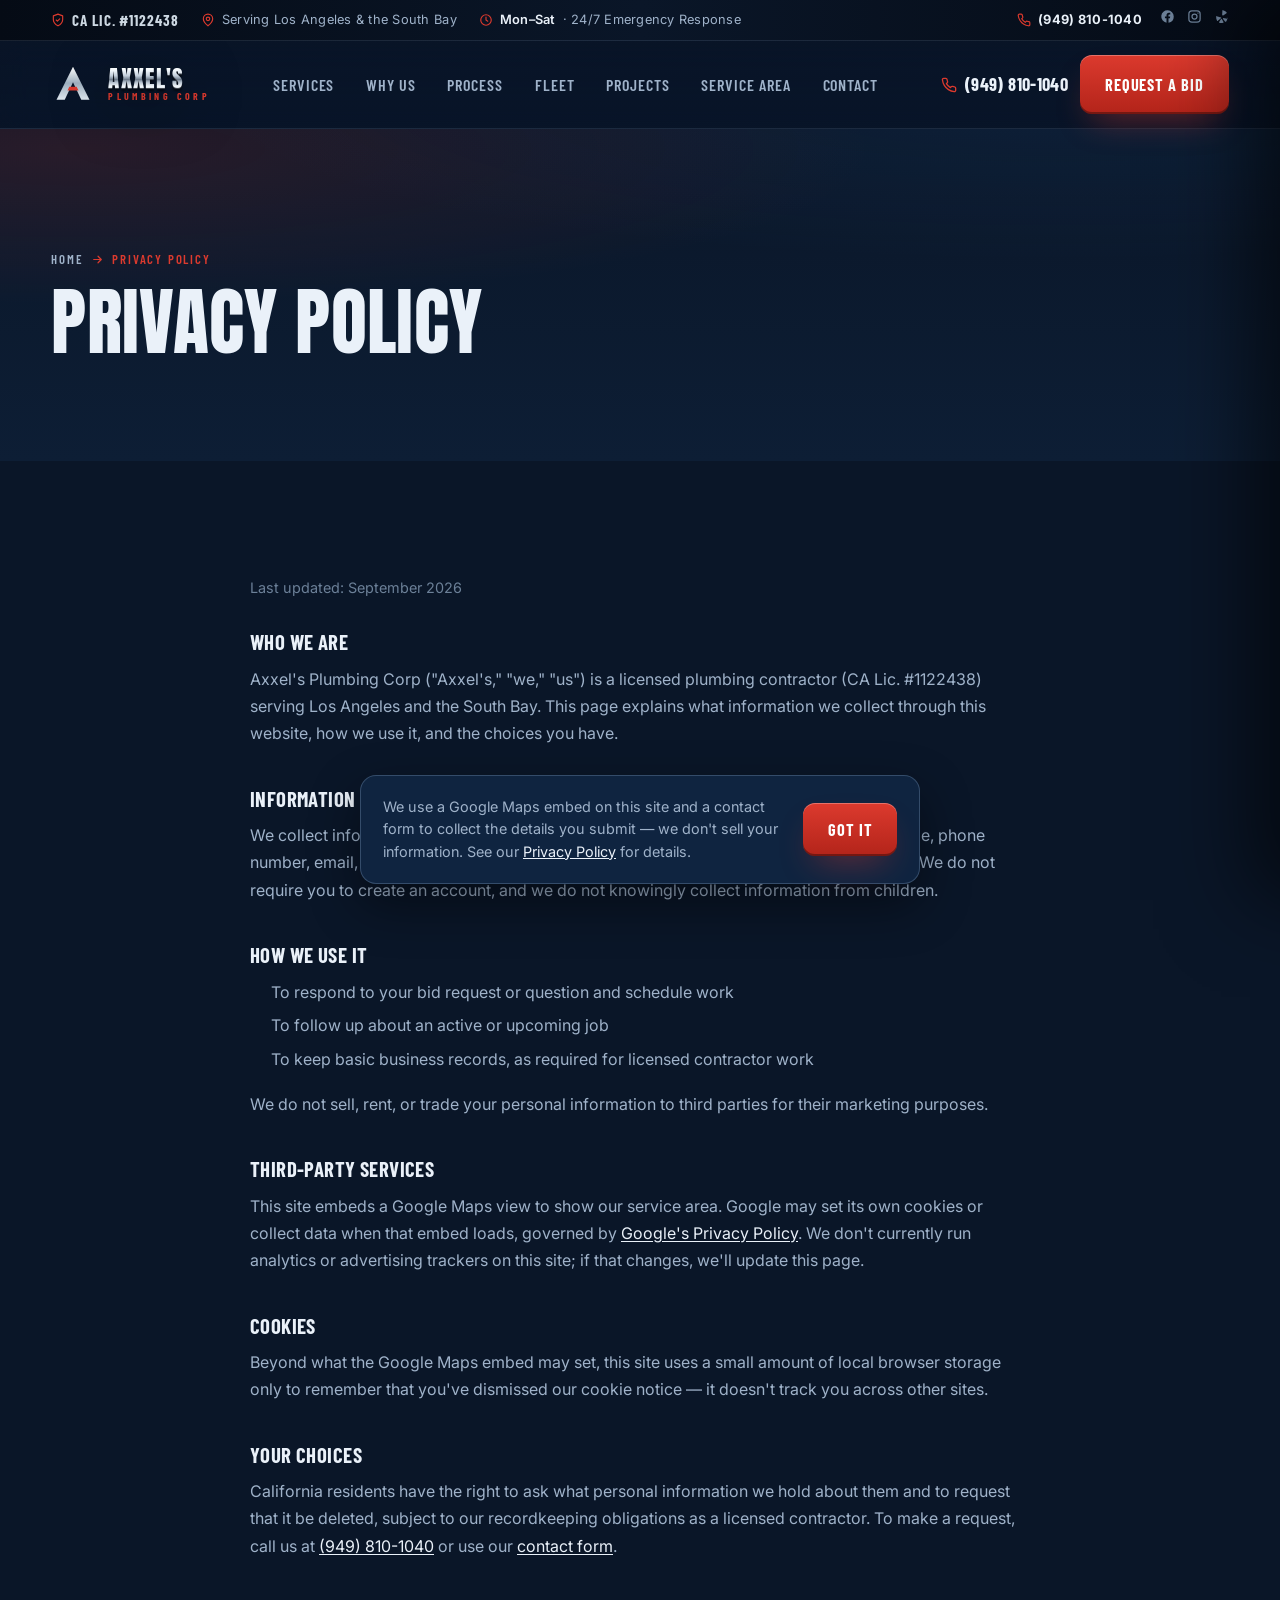
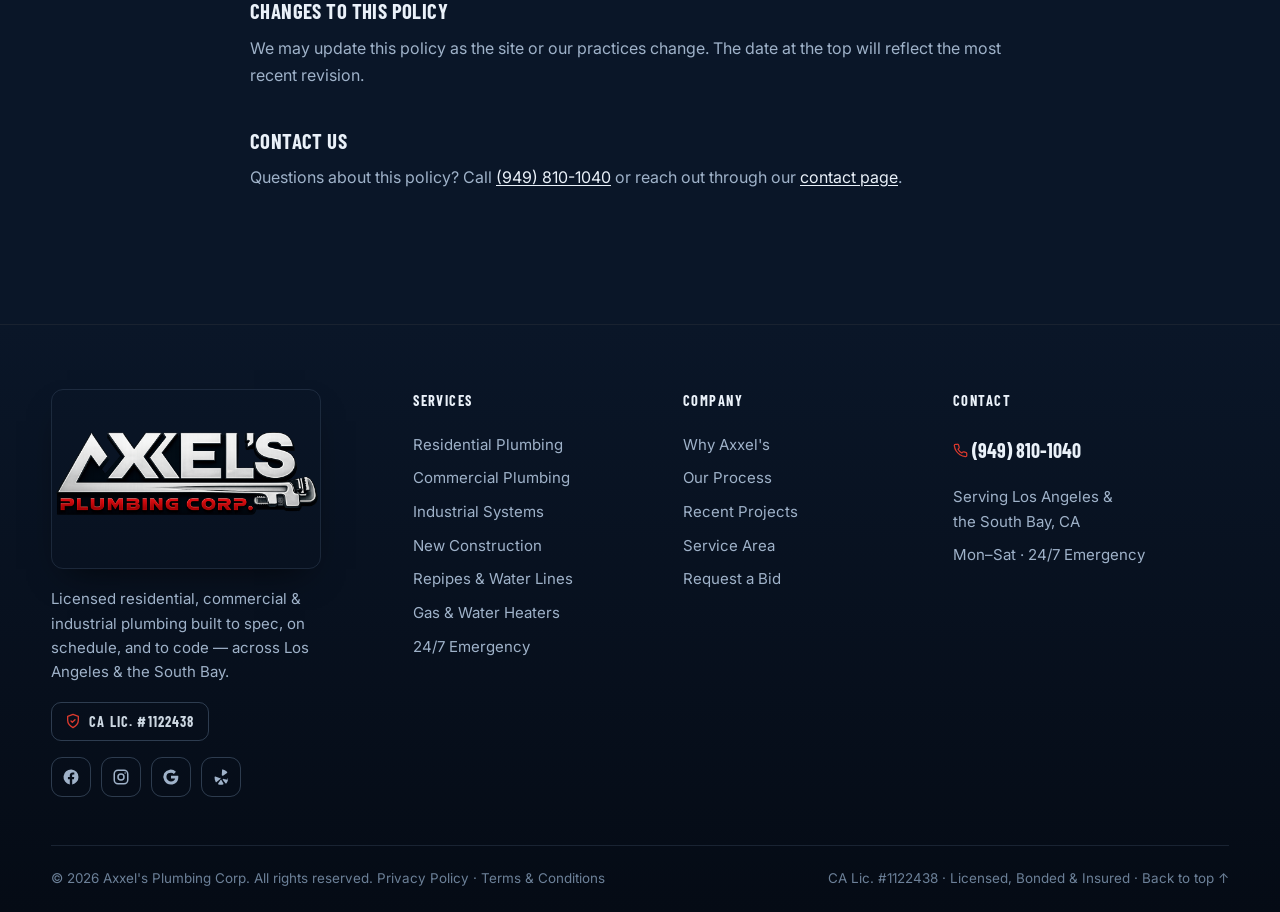
<file: privacy.html>
<!DOCTYPE html>
<html lang="en">
<head>
<meta charset="UTF-8" />
<meta name="viewport" content="width=device-width, initial-scale=1.0" />
<title>Privacy Policy | Axxel's Plumbing Corp</title>
<meta name="description" content="How Axxel's Plumbing Corp collects, uses, and protects information submitted through this website. CA Lic. #1122438." />
<meta name="theme-color" content="#0a1628" />
<link rel="preconnect" href="https://fonts.googleapis.com" />
<link rel="preconnect" href="https://fonts.gstatic.com" crossorigin />
<link href="https://fonts.googleapis.com/css2?family=Anton&family=Barlow+Condensed:wght@500;600;700;800&family=Inter:wght@400;500;600;700;800&display=swap" rel="stylesheet" />

<link rel="stylesheet" href="css/site.css" />
</head>
<body>

<svg width="0" height="0" style="position:absolute" aria-hidden="true">
  <defs>
    <symbol id="i-phone" viewBox="0 0 24 24" fill="none" stroke="currentColor" stroke-width="2" stroke-linecap="round" stroke-linejoin="round"><path d="M22 16.92v3a2 2 0 0 1-2.18 2 19.79 19.79 0 0 1-8.63-3.07 19.5 19.5 0 0 1-6-6 19.79 19.79 0 0 1-3.07-8.67A2 2 0 0 1 4.11 2h3a2 2 0 0 1 2 1.72c.13.96.36 1.9.7 2.81a2 2 0 0 1-.45 2.11L8.09 9.91a16 16 0 0 0 6 6l1.27-1.27a2 2 0 0 1 2.11-.45c.9.34 1.85.57 2.81.7A2 2 0 0 1 22 16.92z"/></symbol>
    <symbol id="i-clock" viewBox="0 0 24 24" fill="none" stroke="currentColor" stroke-width="2" stroke-linecap="round" stroke-linejoin="round"><circle cx="12" cy="12" r="9"/><path d="M12 7v5l3 2"/></symbol>
    <symbol id="i-pin" viewBox="0 0 24 24" fill="none" stroke="currentColor" stroke-width="2" stroke-linecap="round" stroke-linejoin="round"><path d="M20 10c0 6-8 12-8 12s-8-6-8-12a8 8 0 0 1 16 0z"/><circle cx="12" cy="10" r="3"/></symbol>
    <symbol id="i-shield" viewBox="0 0 24 24" fill="none" stroke="currentColor" stroke-width="2" stroke-linecap="round" stroke-linejoin="round"><path d="M12 2 4 5v6c0 5 3.5 8.5 8 11 4.5-2.5 8-6 8-11V5l-8-3z"/><path d="m9 12 2 2 4-4"/></symbol>
    <symbol id="i-check" viewBox="0 0 24 24" fill="none" stroke="currentColor" stroke-width="2.4" stroke-linecap="round" stroke-linejoin="round"><path d="M20 6 9 17l-5-5"/></symbol>
    <symbol id="i-star" viewBox="0 0 24 24" fill="currentColor"><path d="m12 2 3.09 6.26L22 9.27l-5 4.87L18.18 22 12 18.56 5.82 22 7 14.14l-5-4.87 6.91-1.01L12 2z"/></symbol>
    <symbol id="i-wrench" viewBox="0 0 24 24" fill="none" stroke="currentColor" stroke-width="2" stroke-linecap="round" stroke-linejoin="round"><path d="M14.7 6.3a4 4 0 0 0-5.4 5.4L3 18l3 3 6.3-6.3a4 4 0 0 0 5.4-5.4l-2.3 2.3-2.7-.7-.7-2.7 2.4-2.2z"/></symbol>
    <symbol id="i-building" viewBox="0 0 24 24" fill="none" stroke="currentColor" stroke-width="2" stroke-linecap="round" stroke-linejoin="round"><path d="M4 21V6a2 2 0 0 1 2-2h6a2 2 0 0 1 2 2v15"/><path d="M14 9h4a2 2 0 0 1 2 2v10"/><path d="M2 21h20"/><path d="M8 8h2M8 12h2M8 16h2"/></symbol>
    <symbol id="i-factory" viewBox="0 0 24 24" fill="none" stroke="currentColor" stroke-width="2" stroke-linecap="round" stroke-linejoin="round"><path d="M2 21V9l6 4V9l6 4V9l6 4v8z"/><path d="M2 21h20"/><path d="M6 5V3M10 5V3"/></symbol>
    <symbol id="i-home" viewBox="0 0 24 24" fill="none" stroke="currentColor" stroke-width="2" stroke-linecap="round" stroke-linejoin="round"><path d="M3 11 12 3l9 8"/><path d="M5 10v10h14V10"/><path d="M10 20v-6h4v6"/></symbol>
    <symbol id="i-flame" viewBox="0 0 24 24" fill="none" stroke="currentColor" stroke-width="2" stroke-linecap="round" stroke-linejoin="round"><path d="M12 2s5 4.5 5 10a5 5 0 0 1-10 0c0-1.5.5-2.8 1.2-3.8C9 10 10 11 10 12c0-2 1-4 2-5 0 1.5 1 2.5 1.5 3 .5-1 .5-3-1.5-8z"/></symbol>
    <symbol id="i-pipe" viewBox="0 0 24 24" fill="none" stroke="currentColor" stroke-width="2" stroke-linecap="round" stroke-linejoin="round"><path d="M4 8V6a2 2 0 0 1 2-2h2M4 8h4V4M4 8v10a2 2 0 0 0 2 2h2v-4H4M16 4h2a2 2 0 0 1 2 2v2h-4V4M20 8v10a2 2 0 0 1-2 2h-2v-4h4M8 12h8"/></symbol>
    <symbol id="i-drop" viewBox="0 0 24 24" fill="none" stroke="currentColor" stroke-width="2" stroke-linecap="round" stroke-linejoin="round"><path d="M12 2.5S6 9 6 14a6 6 0 0 0 12 0c0-5-6-11.5-6-11.5z"/></symbol>
    <symbol id="i-gauge" viewBox="0 0 24 24" fill="none" stroke="currentColor" stroke-width="2" stroke-linecap="round" stroke-linejoin="round"><path d="M12 14a2 2 0 1 0 0-4 2 2 0 0 0 0 4z"/><path d="m14 12 4-4"/><path d="M4.9 19a9 9 0 1 1 14.2 0"/></symbol>
    <symbol id="i-cal" viewBox="0 0 24 24" fill="none" stroke="currentColor" stroke-width="2" stroke-linecap="round" stroke-linejoin="round"><rect x="3" y="4" width="18" height="18" rx="2"/><path d="M3 9h18M8 2v4M16 2v4"/></symbol>
    <symbol id="i-doc" viewBox="0 0 24 24" fill="none" stroke="currentColor" stroke-width="2" stroke-linecap="round" stroke-linejoin="round"><path d="M14 2H6a2 2 0 0 0-2 2v16a2 2 0 0 0 2 2h12a2 2 0 0 0 2-2V8z"/><path d="M14 2v6h6M9 13h6M9 17h6"/></symbol>
    <symbol id="i-hammer" viewBox="0 0 24 24" fill="none" stroke="currentColor" stroke-width="2" stroke-linecap="round" stroke-linejoin="round"><path d="m15 12-8.5 8.5a2.1 2.1 0 0 1-3-3L12 9"/><path d="M17.6 6.4 14 10l-2-2 3.6-3.6a2 2 0 0 1 2.8 0l1.2 1.2a2 2 0 0 1 0 2.8z"/></symbol>
    <symbol id="i-truck" viewBox="0 0 24 24" fill="none" stroke="currentColor" stroke-width="2" stroke-linecap="round" stroke-linejoin="round"><path d="M1 3h15v13H1z"/><path d="M16 8h4l3 3v5h-7z"/><circle cx="5.5" cy="18.5" r="2.5"/><circle cx="18.5" cy="18.5" r="2.5"/></symbol>
    <symbol id="i-search" viewBox="0 0 24 24" fill="none" stroke="currentColor" stroke-width="2" stroke-linecap="round" stroke-linejoin="round"><circle cx="11" cy="11" r="7"/><path d="m21 21-4.3-4.3"/></symbol>
    <symbol id="i-award" viewBox="0 0 24 24" fill="none" stroke="currentColor" stroke-width="2" stroke-linecap="round" stroke-linejoin="round"><circle cx="12" cy="8" r="6"/><path d="M8.5 13.5 7 22l5-3 5 3-1.5-8.5"/></symbol>
    <symbol id="i-bolt" viewBox="0 0 24 24" fill="none" stroke="currentColor" stroke-width="2" stroke-linecap="round" stroke-linejoin="round"><path d="M13 2 3 14h7l-1 8 10-12h-7z"/></symbol>
    <symbol id="i-store" viewBox="0 0 24 24" fill="none" stroke="currentColor" stroke-width="2" stroke-linecap="round" stroke-linejoin="round"><path d="M3 9 4 4h16l1 5M3 9v11h18V9M3 9h18M9 20v-6h6v6"/></symbol>
    <symbol id="i-hospital" viewBox="0 0 24 24" fill="none" stroke="currentColor" stroke-width="2" stroke-linecap="round" stroke-linejoin="round"><path d="M4 21V5a2 2 0 0 1 2-2h12a2 2 0 0 1 2 2v16M2 21h20M12 7v6M9 10h6"/></symbol>
    <symbol id="i-beds" viewBox="0 0 24 24" fill="none" stroke="currentColor" stroke-width="2" stroke-linecap="round" stroke-linejoin="round"><path d="M3 21V6a2 2 0 0 1 2-2h14a2 2 0 0 1 2 2v15M3 14h18M8 4v4M16 4v4"/></symbol>
    <symbol id="i-arrow" viewBox="0 0 24 24" fill="none" stroke="currentColor" stroke-width="2.2" stroke-linecap="round" stroke-linejoin="round"><path d="M5 12h14M13 6l6 6-6 6"/></symbol>
    <symbol id="i-mail" viewBox="0 0 24 24" fill="none" stroke="currentColor" stroke-width="2" stroke-linecap="round" stroke-linejoin="round"><rect x="2" y="4" width="20" height="16" rx="2"/><path d="m2 6 10 7L22 6"/></symbol>
    <symbol id="i-fb" viewBox="0 0 24 24" fill="currentColor"><path d="M22 12a10 10 0 1 0-11.6 9.9v-7H7.9V12h2.5V9.8c0-2.5 1.5-3.9 3.8-3.9 1.1 0 2.2.2 2.2.2v2.5h-1.3c-1.2 0-1.6.8-1.6 1.6V12h2.8l-.4 2.9h-2.3v7A10 10 0 0 0 22 12z"/></symbol>
    <symbol id="i-ig" viewBox="0 0 24 24" fill="none" stroke="currentColor" stroke-width="2"><rect x="3" y="3" width="18" height="18" rx="5"/><circle cx="12" cy="12" r="4"/><circle cx="17.5" cy="6.5" r="1" fill="currentColor" stroke="none"/></symbol>
    <symbol id="i-yelp" viewBox="0 0 24 24" fill="currentColor"><path d="M13.5 2.1 13 9.3c0 .9 1 1.4 1.7.9l5.3-3.6c.5-.4.5-1.1 0-1.6-1.6-1.6-3.9-2.6-6.1-3.1-.5-.1-1 .2-1 .7zM11 13.6l-6.6-2.2c-.5-.2-1 .2-1 .7-.1 2.3.4 4.6 1.5 6.6.3.5.9.5 1.3.1l4.9-4c.7-.6.4-1.7-.5-2zM11.6 15.6l-3.4 5.2c-.3.4-.1 1 .4 1.2 2 .6 4.2.6 6.2 0 .5-.2.7-.7.4-1.2l-2.5-4.4c-.4-.9-1.6-.8-1.5.2zM20.8 15.5l-5.3-1c-.9-.2-1.6.8-1 1.5l3.4 4.2c.3.4 1 .5 1.4 0 1.3-1.6 2-3.6 2.2-5.6.1-.6-.4-1-.9-1.1zM20.6 10.9l-5.6 3.6c.9-.5.9.5 0 0"/></symbol>
    <symbol id="i-google" viewBox="0 0 24 24" fill="currentColor"><path d="M21.8 12.2c0-.7-.1-1.4-.2-2H12v3.8h5.5a4.7 4.7 0 0 1-2 3.1v2.6h3.2c1.9-1.7 3-4.3 3-7.5z"/><path d="M12 22c2.7 0 5-.9 6.7-2.4l-3.2-2.6c-.9.6-2 .9-3.5.9-2.7 0-5-1.8-5.8-4.3H2.9v2.7A10 10 0 0 0 12 22z"/><path d="M6.2 13.6a6 6 0 0 1 0-3.8V7.1H2.9a10 10 0 0 0 0 9z"/><path d="M12 6.4c1.5 0 2.8.5 3.8 1.5l2.8-2.8A10 10 0 0 0 2.9 7.1l3.3 2.7C7 7.3 9.3 6.4 12 6.4z"/></symbol>
    <symbol id="i-plus" viewBox="0 0 24 24" fill="none" stroke="currentColor" stroke-width="2.4" stroke-linecap="round"><path d="M12 5v14M5 12h14"/></symbol>
    <symbol id="i-play" viewBox="0 0 24 24" fill="currentColor"><path d="M8 5v14l11-7z"/></symbol>
    <symbol id="i-quote" viewBox="0 0 24 24" fill="currentColor"><path d="M10 7H6a3 3 0 0 0-3 3v7h7v-7H6a1 1 0 0 1 1-1h3zM21 7h-4a3 3 0 0 0-3 3v7h7v-7h-4a1 1 0 0 1 1-1h3z"/></symbol>
    <symbol id="i-users" viewBox="0 0 24 24" fill="none" stroke="currentColor" stroke-width="2" stroke-linecap="round" stroke-linejoin="round"><path d="M16 21v-2a4 4 0 0 0-4-4H6a4 4 0 0 0-4 4v2"/><circle cx="9" cy="7" r="4"/><path d="M22 21v-2a4 4 0 0 0-3-3.87M16 3.13A4 4 0 0 1 16 11"/></symbol>
  </defs>
</svg>

<!-- ============================ TOP UTILITY BAR ============================ -->
<div class="utility">
  <div class="wrap">
    <div class="utility-left">
      <span class="util-lic"><svg><use href="#i-shield"/></svg> CA Lic. #1122438</span>
      <span class="util-item hide-sm"><svg><use href="#i-pin"/></svg> Serving Los Angeles &amp; the South Bay</span>
      <span class="util-item hide-sm"><svg><use href="#i-clock"/></svg> <b>Mon–Sat</b> · 24/7 Emergency Response</span>
    </div>
    <div class="utility-right">
      <a class="util-phone" href="tel:+19498101040"><svg><use href="#i-phone"/></svg> (949) 810-1040</a>
      <div class="util-socials">
        <a href="#" aria-label="Facebook"><svg><use href="#i-fb"/></svg></a>
        <a href="#" aria-label="Instagram"><svg><use href="#i-ig"/></svg></a>
        <a href="#" aria-label="Yelp"><svg><use href="#i-yelp"/></svg></a>
      </div>
    </div>
  </div>
</div>


<!-- ============================ NAV ============================ -->
<header class="nav" id="nav">
  <div class="wrap">
    <a href="#top" class="brand" aria-label="Axxel's Plumbing Corp home">
      <svg class="brand-mark" viewBox="0 0 48 48" fill="none" aria-hidden="true">
        <path d="M24 4 6 40h9l9-19 9 19h9L24 4z" fill="url(#gmark)"/>
        <path d="M18 30h12l-2-4H20l-2 4z" fill="#dc3a2e"/>
        <defs><linearGradient id="gmark" x1="24" y1="4" x2="24" y2="40" gradientUnits="userSpaceOnUse"><stop stop-color="#fff"/><stop offset=".5" stop-color="#9fb0bf"/><stop offset="1" stop-color="#dfe8ef"/></linearGradient></defs>
      </svg>
      <span class="brand-word">
        <span class="a chrome">AXXEL'S</span>
        <span class="p">Plumbing Corp</span>
      </span>
    </a>

    <nav class="nav-links">
      <a href="services.html">Services</a>
      <a href="why-us.html">Why Us</a>
      <a href="process.html">Process</a>
      <a href="fleet.html">Fleet</a>
      <a href="projects.html">Projects</a>
      <a href="service-area.html">Service Area</a>
      <a href="contact.html">Contact</a>
    </nav>

    <div class="nav-cta">
      <a class="nav-phone" href="tel:+19498101040"><svg><use href="#i-phone"/></svg><span>(949) 810-1040</span></a>
      <a class="btn btn-red" href="contact.html">Request a Bid</a>
    </div>

    <button class="nav-toggle" id="navToggle" aria-label="Open menu" aria-expanded="false">
      <span></span><span></span><span></span>
    </button>
  </div>
</header>


<!-- mobile drawer -->
<div class="drawer" id="drawer">
  <div class="drawer-scrim" data-close></div>
  <div class="drawer-panel">
    <div class="dh">
      <span class="brand-word"><span class="a chrome" style="font-size:1.3rem">AXXEL'S</span><span class="p">Plumbing Corp</span></span>
      <button class="drawer-close" data-close aria-label="Close menu">&times;</button>
    </div>
    <a class="dl" href="services.html" data-close>Services</a>
    <a class="dl" href="why-us.html" data-close>Why Us</a>
    <a class="dl" href="process.html" data-close>Process</a>
    <a class="dl" href="fleet.html" data-close>Fleet</a>
    <a class="dl" href="projects.html" data-close>Projects</a>
    <a class="dl" href="service-area.html" data-close>Service Area</a>
    <a class="dl" href="contact.html" data-close>Contact</a>
    <div class="drawer-foot">
      <a class="btn btn-steel" href="tel:+19498101040"><svg><use href="#i-phone"/></svg> (949) 810-1040</a>
      <a class="btn btn-red" href="contact.html" data-close>Request a Bid</a>
    </div>
  </div>
</div>


<span id="top"></span>


<section class="pagehead">
  <div class="wrap">
    <div class="crumbs reveal"><a href="index.html">Home</a> <svg><use href="#i-arrow"/></svg> <span class="cur">Privacy Policy</span></div>
    <h1 class="reveal" data-d="1">Privacy Policy</h1>
  </div>
</section>

<section class="sec">
  <div class="wrap legal reveal">
    <p class="updated">Last updated: September 2026</p>

    <h2>Who We Are</h2>
    <p>Axxel's Plumbing Corp ("Axxel's," "we," "us") is a licensed plumbing contractor (CA Lic. #1122438) serving Los Angeles and the South Bay. This page explains what information we collect through this website, how we use it, and the choices you have.</p>

    <h2>Information We Collect</h2>
    <p>We collect information you choose to give us, primarily through the forms on this site (name, phone number, email, project or service details) when you request a bid or ask us to contact you. We do not require you to create an account, and we do not knowingly collect information from children.</p>

    <h2>How We Use It</h2>
    <ul>
      <li>To respond to your bid request or question and schedule work</li>
      <li>To follow up about an active or upcoming job</li>
      <li>To keep basic business records, as required for licensed contractor work</li>
    </ul>
    <p>We do not sell, rent, or trade your personal information to third parties for their marketing purposes.</p>

    <h2>Third-Party Services</h2>
    <p>This site embeds a Google Maps view to show our service area. Google may set its own cookies or collect data when that embed loads, governed by <a href="https://policies.google.com/privacy" target="_blank" rel="noopener">Google's Privacy Policy</a>. We don't currently run analytics or advertising trackers on this site; if that changes, we'll update this page.</p>

    <h2>Cookies</h2>
    <p>Beyond what the Google Maps embed may set, this site uses a small amount of local browser storage only to remember that you've dismissed our cookie notice — it doesn't track you across other sites.</p>

    <h2>Your Choices</h2>
    <p>California residents have the right to ask what personal information we hold about them and to request that it be deleted, subject to our recordkeeping obligations as a licensed contractor. To make a request, call us at <a href="tel:+19498101040">(949) 810-1040</a> or use our <a href="contact.html">contact form</a>.</p>

    <h2>Changes To This Policy</h2>
    <p>We may update this policy as the site or our practices change. The date at the top will reflect the most recent revision.</p>

    <h2>Contact Us</h2>
    <p>Questions about this policy? Call <a href="tel:+19498101040">(949) 810-1040</a> or reach out through our <a href="contact.html">contact page</a>.</p>
  </div>
</section>

<!-- ============================ FOOTER ============================ -->
<footer class="footer">
  <div class="wrap">
    <div class="foot-grid">
      <div class="foot-brand">
        <img src="logo.png" alt="Axxel's Plumbing Corp" class="foot-logo"
             onerror="this.outerHTML='&lt;span class=\'brand-word\'&gt;&lt;span class=\'a chrome\'&gt;AXXEL\'S&lt;/span&gt;&lt;span class=\'p\'&gt;Plumbing Corp&lt;/span&gt;&lt;/span&gt;'">
        <p class="foot-about">Licensed residential, commercial &amp; industrial plumbing built to spec, on schedule, and to code — across Los Angeles &amp; the South Bay.</p>
        <span class="foot-lic"><svg style="width:16px;height:16px;color:var(--red)"><use href="#i-shield"/></svg> CA Lic. #1122438</span>
        <div class="foot-socials">
          <a href="#" aria-label="Facebook"><svg><use href="#i-fb"/></svg></a>
          <a href="#" aria-label="Instagram"><svg><use href="#i-ig"/></svg></a>
          <a href="#" aria-label="Google"><svg><use href="#i-google"/></svg></a>
          <a href="#" aria-label="Yelp"><svg><use href="#i-yelp"/></svg></a>
        </div>
      </div>
      <div class="foot-col">
        <h5>Services</h5>
        <a href="services.html">Residential Plumbing</a>
        <a href="services.html">Commercial Plumbing</a>
        <a href="services.html">Industrial Systems</a>
        <a href="services.html">New Construction</a>
        <a href="services.html">Repipes &amp; Water Lines</a>
        <a href="services.html">Gas &amp; Water Heaters</a>
        <a href="services.html">24/7 Emergency</a>
      </div>
      <div class="foot-col">
        <h5>Company</h5>
        <a href="why-us.html">Why Axxel's</a>
        <a href="process.html">Our Process</a>
        <a href="projects.html">Recent Projects</a>
        <a href="service-area.html">Service Area</a>
        <a href="contact.html">Request a Bid</a>
      </div>
      <div class="foot-col foot-phones">
        <h5>Contact</h5>
        <a href="tel:+19498101040"><svg style="width:15px;height:15px;color:var(--red)"><use href="#i-phone"/></svg> (949) 810-1040</a>
        <p style="margin-top:8px">Serving Los Angeles &amp;<br>the South Bay, CA</p>
        <p>Mon–Sat · 24/7 Emergency</p>
      </div>
    </div>
    <div class="foot-bar">
      <span>© <span id="year">2026</span> Axxel's Plumbing Corp. All rights reserved. <a href="privacy.html">Privacy Policy</a> · <a href="terms.html">Terms &amp; Conditions</a></span>
      <span>CA Lic. #1122438 · Licensed, Bonded &amp; Insured · <a href="#top">Back to top ↑</a></span>
    </div>
  </div>
</footer>


<!-- ============================ STICKY MOBILE CALL BAR ============================ -->
<div class="callbar">
  <a class="btn btn-red" href="tel:+19498101040"><svg><use href="#i-phone"/></svg> Call Now</a>
  <a class="btn btn-steel" href="contact.html"><svg><use href="#i-doc"/></svg> Get a Bid</a>
</div>


<script src="js/site.js"></script>

</body>
</html>
</file>
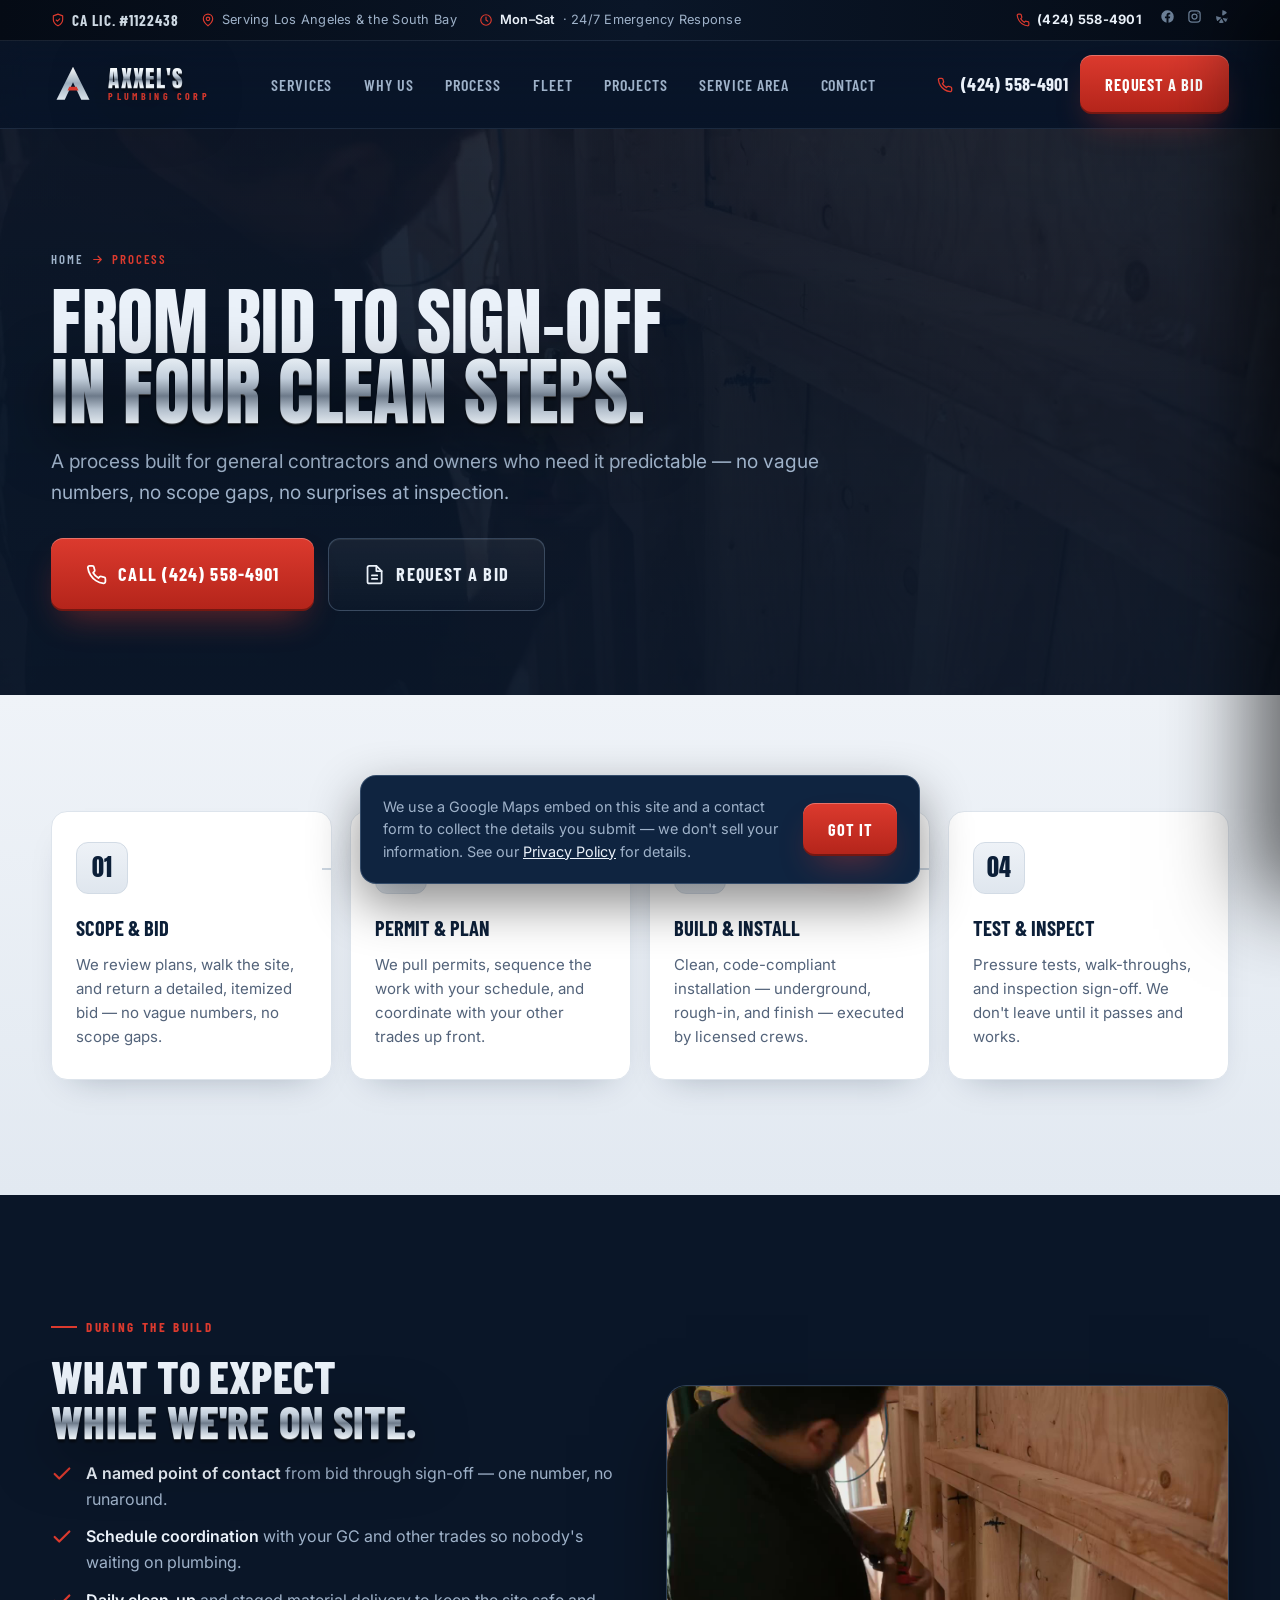
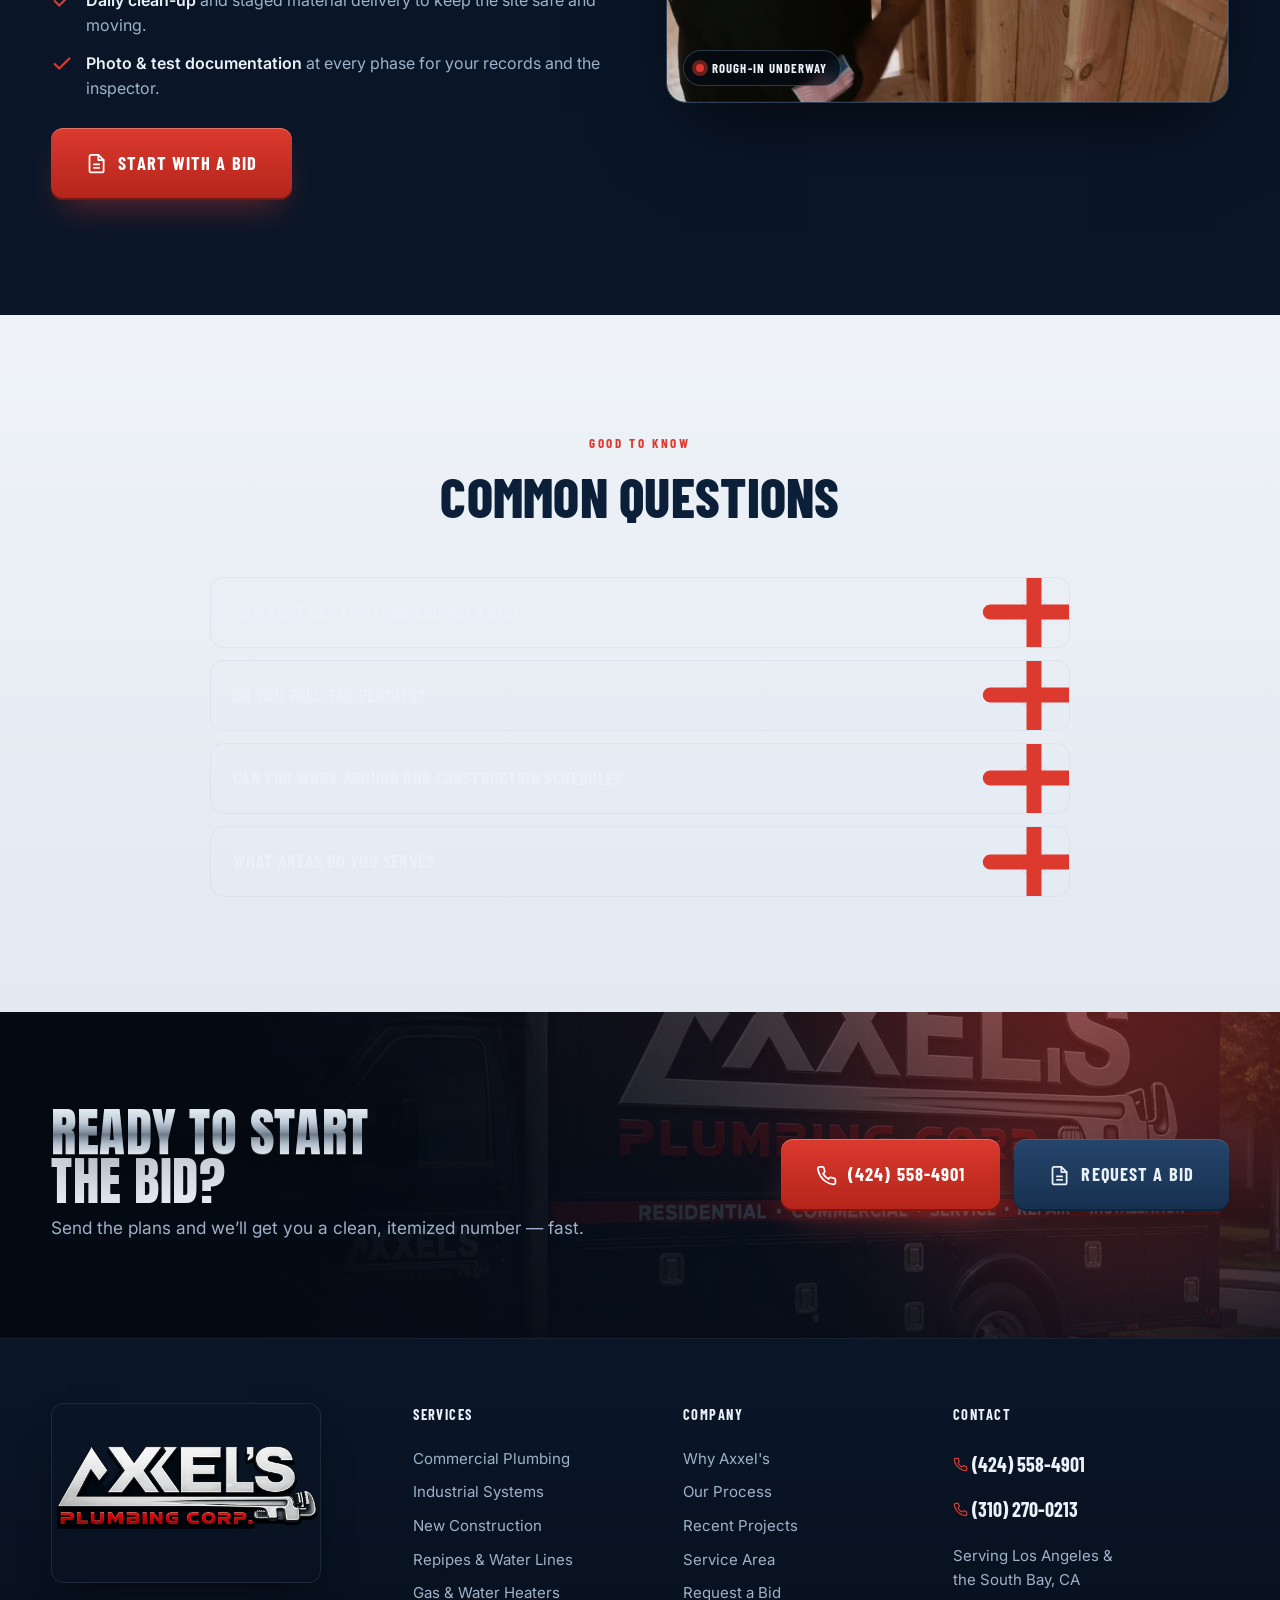
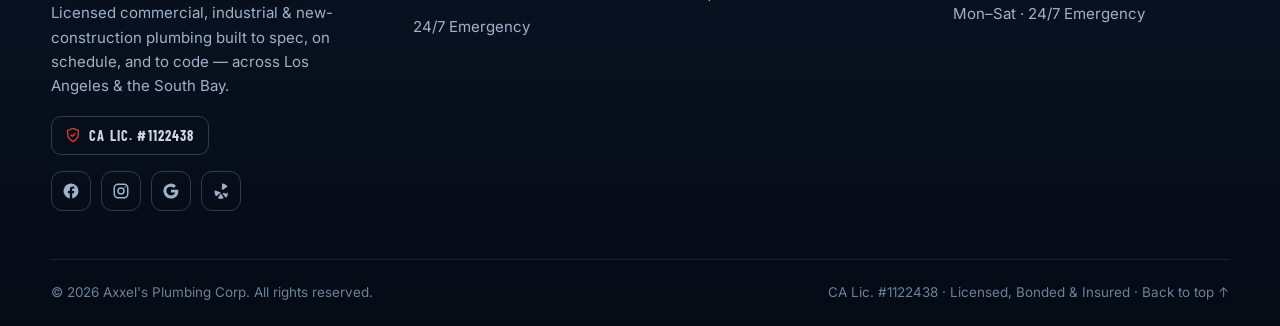
<file: process.html>
<!DOCTYPE html>
<html lang="en">
<head>
<meta charset="UTF-8" />
<meta name="viewport" content="width=device-width, initial-scale=1.0" />
<title>Our Process — From Bid To Sign-Off | Axxel's Plumbing Corp</title>
<meta name="description" content="How Axxel's works: scope &amp; bid, permit &amp; plan, build &amp; install, test &amp; inspect. A predictable plumbing process for GCs and owners." />
<meta name="theme-color" content="#0a1628" />
<link rel="preconnect" href="https://fonts.googleapis.com" />
<link rel="preconnect" href="https://fonts.gstatic.com" crossorigin />
<link href="https://fonts.googleapis.com/css2?family=Anton&family=Barlow+Condensed:wght@500;600;700;800&family=Inter:wght@400;500;600;700;800&display=swap" rel="stylesheet" />

<link rel="stylesheet" href="css/site.css" />
</head>
<body>

<svg width="0" height="0" style="position:absolute" aria-hidden="true">
  <defs>
    <symbol id="i-phone" viewBox="0 0 24 24" fill="none" stroke="currentColor" stroke-width="2" stroke-linecap="round" stroke-linejoin="round"><path d="M22 16.92v3a2 2 0 0 1-2.18 2 19.79 19.79 0 0 1-8.63-3.07 19.5 19.5 0 0 1-6-6 19.79 19.79 0 0 1-3.07-8.67A2 2 0 0 1 4.11 2h3a2 2 0 0 1 2 1.72c.13.96.36 1.9.7 2.81a2 2 0 0 1-.45 2.11L8.09 9.91a16 16 0 0 0 6 6l1.27-1.27a2 2 0 0 1 2.11-.45c.9.34 1.85.57 2.81.7A2 2 0 0 1 22 16.92z"/></symbol>
    <symbol id="i-clock" viewBox="0 0 24 24" fill="none" stroke="currentColor" stroke-width="2" stroke-linecap="round" stroke-linejoin="round"><circle cx="12" cy="12" r="9"/><path d="M12 7v5l3 2"/></symbol>
    <symbol id="i-pin" viewBox="0 0 24 24" fill="none" stroke="currentColor" stroke-width="2" stroke-linecap="round" stroke-linejoin="round"><path d="M20 10c0 6-8 12-8 12s-8-6-8-12a8 8 0 0 1 16 0z"/><circle cx="12" cy="10" r="3"/></symbol>
    <symbol id="i-shield" viewBox="0 0 24 24" fill="none" stroke="currentColor" stroke-width="2" stroke-linecap="round" stroke-linejoin="round"><path d="M12 2 4 5v6c0 5 3.5 8.5 8 11 4.5-2.5 8-6 8-11V5l-8-3z"/><path d="m9 12 2 2 4-4"/></symbol>
    <symbol id="i-check" viewBox="0 0 24 24" fill="none" stroke="currentColor" stroke-width="2.4" stroke-linecap="round" stroke-linejoin="round"><path d="M20 6 9 17l-5-5"/></symbol>
    <symbol id="i-star" viewBox="0 0 24 24" fill="currentColor"><path d="m12 2 3.09 6.26L22 9.27l-5 4.87L18.18 22 12 18.56 5.82 22 7 14.14l-5-4.87 6.91-1.01L12 2z"/></symbol>
    <symbol id="i-wrench" viewBox="0 0 24 24" fill="none" stroke="currentColor" stroke-width="2" stroke-linecap="round" stroke-linejoin="round"><path d="M14.7 6.3a4 4 0 0 0-5.4 5.4L3 18l3 3 6.3-6.3a4 4 0 0 0 5.4-5.4l-2.3 2.3-2.7-.7-.7-2.7 2.4-2.2z"/></symbol>
    <symbol id="i-building" viewBox="0 0 24 24" fill="none" stroke="currentColor" stroke-width="2" stroke-linecap="round" stroke-linejoin="round"><path d="M4 21V6a2 2 0 0 1 2-2h6a2 2 0 0 1 2 2v15"/><path d="M14 9h4a2 2 0 0 1 2 2v10"/><path d="M2 21h20"/><path d="M8 8h2M8 12h2M8 16h2"/></symbol>
    <symbol id="i-factory" viewBox="0 0 24 24" fill="none" stroke="currentColor" stroke-width="2" stroke-linecap="round" stroke-linejoin="round"><path d="M2 21V9l6 4V9l6 4V9l6 4v8z"/><path d="M2 21h20"/><path d="M6 5V3M10 5V3"/></symbol>
    <symbol id="i-home" viewBox="0 0 24 24" fill="none" stroke="currentColor" stroke-width="2" stroke-linecap="round" stroke-linejoin="round"><path d="M3 11 12 3l9 8"/><path d="M5 10v10h14V10"/><path d="M10 20v-6h4v6"/></symbol>
    <symbol id="i-flame" viewBox="0 0 24 24" fill="none" stroke="currentColor" stroke-width="2" stroke-linecap="round" stroke-linejoin="round"><path d="M12 2s5 4.5 5 10a5 5 0 0 1-10 0c0-1.5.5-2.8 1.2-3.8C9 10 10 11 10 12c0-2 1-4 2-5 0 1.5 1 2.5 1.5 3 .5-1 .5-3-1.5-8z"/></symbol>
    <symbol id="i-pipe" viewBox="0 0 24 24" fill="none" stroke="currentColor" stroke-width="2" stroke-linecap="round" stroke-linejoin="round"><path d="M4 8V6a2 2 0 0 1 2-2h2M4 8h4V4M4 8v10a2 2 0 0 0 2 2h2v-4H4M16 4h2a2 2 0 0 1 2 2v2h-4V4M20 8v10a2 2 0 0 1-2 2h-2v-4h4M8 12h8"/></symbol>
    <symbol id="i-drop" viewBox="0 0 24 24" fill="none" stroke="currentColor" stroke-width="2" stroke-linecap="round" stroke-linejoin="round"><path d="M12 2.5S6 9 6 14a6 6 0 0 0 12 0c0-5-6-11.5-6-11.5z"/></symbol>
    <symbol id="i-gauge" viewBox="0 0 24 24" fill="none" stroke="currentColor" stroke-width="2" stroke-linecap="round" stroke-linejoin="round"><path d="M12 14a2 2 0 1 0 0-4 2 2 0 0 0 0 4z"/><path d="m14 12 4-4"/><path d="M4.9 19a9 9 0 1 1 14.2 0"/></symbol>
    <symbol id="i-cal" viewBox="0 0 24 24" fill="none" stroke="currentColor" stroke-width="2" stroke-linecap="round" stroke-linejoin="round"><rect x="3" y="4" width="18" height="18" rx="2"/><path d="M3 9h18M8 2v4M16 2v4"/></symbol>
    <symbol id="i-doc" viewBox="0 0 24 24" fill="none" stroke="currentColor" stroke-width="2" stroke-linecap="round" stroke-linejoin="round"><path d="M14 2H6a2 2 0 0 0-2 2v16a2 2 0 0 0 2 2h12a2 2 0 0 0 2-2V8z"/><path d="M14 2v6h6M9 13h6M9 17h6"/></symbol>
    <symbol id="i-hammer" viewBox="0 0 24 24" fill="none" stroke="currentColor" stroke-width="2" stroke-linecap="round" stroke-linejoin="round"><path d="m15 12-8.5 8.5a2.1 2.1 0 0 1-3-3L12 9"/><path d="M17.6 6.4 14 10l-2-2 3.6-3.6a2 2 0 0 1 2.8 0l1.2 1.2a2 2 0 0 1 0 2.8z"/></symbol>
    <symbol id="i-truck" viewBox="0 0 24 24" fill="none" stroke="currentColor" stroke-width="2" stroke-linecap="round" stroke-linejoin="round"><path d="M1 3h15v13H1z"/><path d="M16 8h4l3 3v5h-7z"/><circle cx="5.5" cy="18.5" r="2.5"/><circle cx="18.5" cy="18.5" r="2.5"/></symbol>
    <symbol id="i-search" viewBox="0 0 24 24" fill="none" stroke="currentColor" stroke-width="2" stroke-linecap="round" stroke-linejoin="round"><circle cx="11" cy="11" r="7"/><path d="m21 21-4.3-4.3"/></symbol>
    <symbol id="i-award" viewBox="0 0 24 24" fill="none" stroke="currentColor" stroke-width="2" stroke-linecap="round" stroke-linejoin="round"><circle cx="12" cy="8" r="6"/><path d="M8.5 13.5 7 22l5-3 5 3-1.5-8.5"/></symbol>
    <symbol id="i-bolt" viewBox="0 0 24 24" fill="none" stroke="currentColor" stroke-width="2" stroke-linecap="round" stroke-linejoin="round"><path d="M13 2 3 14h7l-1 8 10-12h-7z"/></symbol>
    <symbol id="i-store" viewBox="0 0 24 24" fill="none" stroke="currentColor" stroke-width="2" stroke-linecap="round" stroke-linejoin="round"><path d="M3 9 4 4h16l1 5M3 9v11h18V9M3 9h18M9 20v-6h6v6"/></symbol>
    <symbol id="i-hospital" viewBox="0 0 24 24" fill="none" stroke="currentColor" stroke-width="2" stroke-linecap="round" stroke-linejoin="round"><path d="M4 21V5a2 2 0 0 1 2-2h12a2 2 0 0 1 2 2v16M2 21h20M12 7v6M9 10h6"/></symbol>
    <symbol id="i-beds" viewBox="0 0 24 24" fill="none" stroke="currentColor" stroke-width="2" stroke-linecap="round" stroke-linejoin="round"><path d="M3 21V6a2 2 0 0 1 2-2h14a2 2 0 0 1 2 2v15M3 14h18M8 4v4M16 4v4"/></symbol>
    <symbol id="i-arrow" viewBox="0 0 24 24" fill="none" stroke="currentColor" stroke-width="2.2" stroke-linecap="round" stroke-linejoin="round"><path d="M5 12h14M13 6l6 6-6 6"/></symbol>
    <symbol id="i-mail" viewBox="0 0 24 24" fill="none" stroke="currentColor" stroke-width="2" stroke-linecap="round" stroke-linejoin="round"><rect x="2" y="4" width="20" height="16" rx="2"/><path d="m2 6 10 7L22 6"/></symbol>
    <symbol id="i-fb" viewBox="0 0 24 24" fill="currentColor"><path d="M22 12a10 10 0 1 0-11.6 9.9v-7H7.9V12h2.5V9.8c0-2.5 1.5-3.9 3.8-3.9 1.1 0 2.2.2 2.2.2v2.5h-1.3c-1.2 0-1.6.8-1.6 1.6V12h2.8l-.4 2.9h-2.3v7A10 10 0 0 0 22 12z"/></symbol>
    <symbol id="i-ig" viewBox="0 0 24 24" fill="none" stroke="currentColor" stroke-width="2"><rect x="3" y="3" width="18" height="18" rx="5"/><circle cx="12" cy="12" r="4"/><circle cx="17.5" cy="6.5" r="1" fill="currentColor" stroke="none"/></symbol>
    <symbol id="i-yelp" viewBox="0 0 24 24" fill="currentColor"><path d="M13.5 2.1 13 9.3c0 .9 1 1.4 1.7.9l5.3-3.6c.5-.4.5-1.1 0-1.6-1.6-1.6-3.9-2.6-6.1-3.1-.5-.1-1 .2-1 .7zM11 13.6l-6.6-2.2c-.5-.2-1 .2-1 .7-.1 2.3.4 4.6 1.5 6.6.3.5.9.5 1.3.1l4.9-4c.7-.6.4-1.7-.5-2zM11.6 15.6l-3.4 5.2c-.3.4-.1 1 .4 1.2 2 .6 4.2.6 6.2 0 .5-.2.7-.7.4-1.2l-2.5-4.4c-.4-.9-1.6-.8-1.5.2zM20.8 15.5l-5.3-1c-.9-.2-1.6.8-1 1.5l3.4 4.2c.3.4 1 .5 1.4 0 1.3-1.6 2-3.6 2.2-5.6.1-.6-.4-1-.9-1.1zM20.6 10.9l-5.6 3.6c.9-.5.9.5 0 0"/></symbol>
    <symbol id="i-google" viewBox="0 0 24 24" fill="currentColor"><path d="M21.8 12.2c0-.7-.1-1.4-.2-2H12v3.8h5.5a4.7 4.7 0 0 1-2 3.1v2.6h3.2c1.9-1.7 3-4.3 3-7.5z"/><path d="M12 22c2.7 0 5-.9 6.7-2.4l-3.2-2.6c-.9.6-2 .9-3.5.9-2.7 0-5-1.8-5.8-4.3H2.9v2.7A10 10 0 0 0 12 22z"/><path d="M6.2 13.6a6 6 0 0 1 0-3.8V7.1H2.9a10 10 0 0 0 0 9z"/><path d="M12 6.4c1.5 0 2.8.5 3.8 1.5l2.8-2.8A10 10 0 0 0 2.9 7.1l3.3 2.7C7 7.3 9.3 6.4 12 6.4z"/></symbol>
    <symbol id="i-plus" viewBox="0 0 24 24" fill="none" stroke="currentColor" stroke-width="2.4" stroke-linecap="round"><path d="M12 5v14M5 12h14"/></symbol>
    <symbol id="i-play" viewBox="0 0 24 24" fill="currentColor"><path d="M8 5v14l11-7z"/></symbol>
    <symbol id="i-quote" viewBox="0 0 24 24" fill="currentColor"><path d="M10 7H6a3 3 0 0 0-3 3v7h7v-7H6a1 1 0 0 1 1-1h3zM21 7h-4a3 3 0 0 0-3 3v7h7v-7h-4a1 1 0 0 1 1-1h3z"/></symbol>
    <symbol id="i-users" viewBox="0 0 24 24" fill="none" stroke="currentColor" stroke-width="2" stroke-linecap="round" stroke-linejoin="round"><path d="M16 21v-2a4 4 0 0 0-4-4H6a4 4 0 0 0-4 4v2"/><circle cx="9" cy="7" r="4"/><path d="M22 21v-2a4 4 0 0 0-3-3.87M16 3.13A4 4 0 0 1 16 11"/></symbol>
  </defs>
</svg>

<!-- ============================ TOP UTILITY BAR ============================ -->
<div class="utility">
  <div class="wrap">
    <div class="utility-left">
      <span class="util-lic"><svg><use href="#i-shield"/></svg> CA Lic. #1122438</span>
      <span class="util-item hide-sm"><svg><use href="#i-pin"/></svg> Serving Los Angeles &amp; the South Bay</span>
      <span class="util-item hide-sm"><svg><use href="#i-clock"/></svg> <b>Mon–Sat</b> · 24/7 Emergency Response</span>
    </div>
    <div class="utility-right">
      <a class="util-phone" href="tel:+14245584901"><svg><use href="#i-phone"/></svg> (424) 558-4901</a>
      <div class="util-socials">
        <a href="#" aria-label="Facebook"><svg><use href="#i-fb"/></svg></a>
        <a href="#" aria-label="Instagram"><svg><use href="#i-ig"/></svg></a>
        <a href="#" aria-label="Yelp"><svg><use href="#i-yelp"/></svg></a>
      </div>
    </div>
  </div>
</div>


<!-- ============================ NAV ============================ -->
<header class="nav" id="nav">
  <div class="wrap">
    <a href="#top" class="brand" aria-label="Axxel's Plumbing Corp home">
      <svg class="brand-mark" viewBox="0 0 48 48" fill="none" aria-hidden="true">
        <path d="M24 4 6 40h9l9-19 9 19h9L24 4z" fill="url(#gmark)"/>
        <path d="M18 30h12l-2-4H20l-2 4z" fill="#dc3a2e"/>
        <defs><linearGradient id="gmark" x1="24" y1="4" x2="24" y2="40" gradientUnits="userSpaceOnUse"><stop stop-color="#fff"/><stop offset=".5" stop-color="#9fb0bf"/><stop offset="1" stop-color="#dfe8ef"/></linearGradient></defs>
      </svg>
      <span class="brand-word">
        <span class="a chrome">AXXEL'S</span>
        <span class="p">Plumbing Corp</span>
      </span>
    </a>

    <nav class="nav-links">
      <a href="services.html">Services</a>
      <a href="why-us.html">Why Us</a>
      <a href="process.html">Process</a>
      <a href="fleet.html">Fleet</a>
      <a href="projects.html">Projects</a>
      <a href="service-area.html">Service Area</a>
      <a href="contact.html">Contact</a>
    </nav>

    <div class="nav-cta">
      <a class="nav-phone" href="tel:+14245584901"><svg><use href="#i-phone"/></svg><span>(424) 558-4901</span></a>
      <a class="btn btn-red" href="contact.html">Request a Bid</a>
    </div>

    <button class="nav-toggle" id="navToggle" aria-label="Open menu" aria-expanded="false">
      <span></span><span></span><span></span>
    </button>
  </div>
</header>


<!-- mobile drawer -->
<div class="drawer" id="drawer">
  <div class="drawer-scrim" data-close></div>
  <div class="drawer-panel">
    <div class="dh">
      <span class="brand-word"><span class="a chrome" style="font-size:1.3rem">AXXEL'S</span><span class="p">Plumbing Corp</span></span>
      <button class="drawer-close" data-close aria-label="Close menu">&times;</button>
    </div>
    <a class="dl" href="services.html" data-close>Services</a>
    <a class="dl" href="why-us.html" data-close>Why Us</a>
    <a class="dl" href="process.html" data-close>Process</a>
    <a class="dl" href="fleet.html" data-close>Fleet</a>
    <a class="dl" href="projects.html" data-close>Projects</a>
    <a class="dl" href="service-area.html" data-close>Service Area</a>
    <a class="dl" href="contact.html" data-close>Contact</a>
    <div class="drawer-foot">
      <a class="btn btn-steel" href="tel:+14245584901"><svg><use href="#i-phone"/></svg> (424) 558-4901</a>
      <a class="btn btn-red" href="contact.html" data-close>Request a Bid</a>
    </div>
  </div>
</div>


<span id="top"></span>

<section class="pagehead">
  <div class="pagehead-media">
    <video data-autoplay autoplay muted loop playsinline preload="metadata" poster="video/poster-framing.jpg"><source src="video/clip-framing.mp4" type="video/mp4"></video>
  </div>
  <div class="wrap">
    <div class="crumbs reveal"><a href="index.html">Home</a> <svg><use href="#i-arrow"/></svg> <span class="cur">Process</span></div>
    <h1 class="reveal" data-d="1">From Bid To Sign-Off<br><span class="chrome">In Four Clean Steps.</span></h1>
    <p class="lead reveal" data-d="2">A process built for general contractors and owners who need it predictable — no vague numbers, no scope gaps, no surprises at inspection.</p>
    <div class="ph-cta">
      <a class="btn btn-red btn-lg" href="tel:+14245584901"><svg><use href="#i-phone"/></svg> Call (424) 558-4901</a>
      <a class="btn btn-ghost btn-lg" href="contact.html"><svg><use href="#i-doc"/></svg> Request a Bid</a>
    </div>
  </div>
</section>

<section class="sec theme-light">
  <div class="wrap">
    <div class="proc-grid">
      <div class="proc reveal"><div class="pn">01</div><span class="line"></span><h4>Scope &amp; Bid</h4><p>We review plans, walk the site, and return a detailed, itemized bid — no vague numbers, no scope gaps.</p></div>
      <div class="proc reveal" data-d="1"><div class="pn">02</div><span class="line"></span><h4>Permit &amp; Plan</h4><p>We pull permits, sequence the work with your schedule, and coordinate with your other trades up front.</p></div>
      <div class="proc reveal" data-d="2"><div class="pn">03</div><span class="line"></span><h4>Build &amp; Install</h4><p>Clean, code-compliant installation — underground, rough-in, and finish — executed by licensed crews.</p></div>
      <div class="proc reveal" data-d="3"><div class="pn">04</div><h4>Test &amp; Inspect</h4><p>Pressure tests, walk-throughs, and inspection sign-off. We don't leave until it passes and works.</p></div>
    </div>
  </div>
</section>

<section class="sec">
  <div class="wrap">
    <div class="vsplit rev">
      <div class="vsplit-media reveal"><div class="vid reveal">
        <video data-autoplay muted loop playsinline preload="none" poster="video/poster-framing.jpg"><source src="video/clip-framing.mp4" type="video/mp4"></video>
        <span class="vid-tag"><span class="dot"></span> Rough-In Underway</span>
      </div></div>
      <div class="reveal" data-d="1">
        <span class="kicker">During The Build</span>
        <h2 style="font-size:clamp(1.9rem,4vw,2.8rem);margin-bottom:.4em">What To Expect<br><span class="chrome">While We're On Site.</span></h2>
        <ul class="ticklist">
          <li><svg><use href="#i-check"/></svg><span><b>A named point of contact</b> from bid through sign-off — one number, no runaround.</span></li>
          <li><svg><use href="#i-check"/></svg><span><b>Schedule coordination</b> with your GC and other trades so nobody's waiting on plumbing.</span></li>
          <li><svg><use href="#i-check"/></svg><span><b>Daily clean-up</b> and staged material delivery to keep the site safe and moving.</span></li>
          <li><svg><use href="#i-check"/></svg><span><b>Photo &amp; test documentation</b> at every phase for your records and the inspector.</span></li>
        </ul>
        <div class="ph-cta" style="margin-top:26px"><a class="btn btn-red btn-lg" href="contact.html"><svg><use href="#i-doc"/></svg> Start With A Bid</a></div>
      </div>
    </div>
  </div>
</section>

<section class="sec theme-light">
  <div class="wrap">
    <div class="sec-head center reveal"><span class="kicker">Good To Know</span><h2 class="chrome">Common Questions</h2></div>
    <div class="faq">
      <details class="reveal"><summary>How fast can you turn around a bid? <span class="pm"><svg><use href="#i-plus"/></svg></span></summary><div class="fa-body">For most commercial and TI scopes we return an itemized bid within a few business days of receiving plans or walking the site. Emergency and small-scope work is often same-day. <em>[PH] — confirm turnaround.</em></div></details>
      <details class="reveal"><summary>Do you pull the permits? <span class="pm"><svg><use href="#i-plus"/></svg></span></summary><div class="fa-body">Yes. As a licensed contractor (CA Lic. #1122438) we pull the plumbing permits, schedule inspections, and manage sign-off so it's one less thing on your plate.</div></details>
      <details class="reveal"><summary>Can you work around our construction schedule? <span class="pm"><svg><use href="#i-plus"/></svg></span></summary><div class="fa-body">That's the whole point. We sequence underground, rough-in, and trim to hit your windows and coordinate directly with your other trades.</div></details>
      <details class="reveal"><summary>What areas do you serve? <span class="pm"><svg><use href="#i-plus"/></svg></span></summary><div class="fa-body">Los Angeles and the South Bay, plus greater LA for commercial and new-construction projects. See our <a href="service-area.html" style="color:var(--red)">service area</a>.</div></details>
    </div>
  </div>
</section>

<section class="ctaband">
  <div class="ctaband-photo"><img src="img/truck.jpg" alt="" aria-hidden="true" onerror="this.parentElement.style.display='none'"></div>
  <div class="glow"></div>
  <div class="wrap ctaband-inner">
    <div class="reveal">
      <h2 class="anton"><span class="chrome">Ready To Start</span><br>The Bid?</h2>
      <p>Send the plans and we&rsquo;ll get you a clean, itemized number — fast.</p>
    </div>
    <div class="ctaband-actions reveal" data-d="1">
      <a class="btn btn-red btn-lg" href="tel:+14245584901"><svg><use href="#i-phone"/></svg> (424) 558-4901</a>
      <a class="btn btn-steel btn-lg" href="contact.html"><svg><use href="#i-doc"/></svg> Request a Bid</a>
    </div>
  </div>
</section>


<!-- ============================ FOOTER ============================ -->
<footer class="footer">
  <div class="wrap">
    <div class="foot-grid">
      <div class="foot-brand">
        <img src="logo.png" alt="Axxel's Plumbing Corp" class="foot-logo"
             onerror="this.outerHTML='&lt;span class=\'brand-word\'&gt;&lt;span class=\'a chrome\'&gt;AXXEL\'S&lt;/span&gt;&lt;span class=\'p\'&gt;Plumbing Corp&lt;/span&gt;&lt;/span&gt;'">
        <p class="foot-about">Licensed commercial, industrial &amp; new-construction plumbing built to spec, on schedule, and to code — across Los Angeles &amp; the South Bay.</p>
        <span class="foot-lic"><svg style="width:16px;height:16px;color:var(--red)"><use href="#i-shield"/></svg> CA Lic. #1122438</span>
        <div class="foot-socials">
          <a href="#" aria-label="Facebook"><svg><use href="#i-fb"/></svg></a>
          <a href="#" aria-label="Instagram"><svg><use href="#i-ig"/></svg></a>
          <a href="#" aria-label="Google"><svg><use href="#i-google"/></svg></a>
          <a href="#" aria-label="Yelp"><svg><use href="#i-yelp"/></svg></a>
        </div>
      </div>
      <div class="foot-col">
        <h5>Services</h5>
        <a href="services.html">Commercial Plumbing</a>
        <a href="services.html">Industrial Systems</a>
        <a href="services.html">New Construction</a>
        <a href="services.html">Repipes &amp; Water Lines</a>
        <a href="services.html">Gas &amp; Water Heaters</a>
        <a href="services.html">24/7 Emergency</a>
      </div>
      <div class="foot-col">
        <h5>Company</h5>
        <a href="why-us.html">Why Axxel's</a>
        <a href="process.html">Our Process</a>
        <a href="projects.html">Recent Projects</a>
        <a href="service-area.html">Service Area</a>
        <a href="contact.html">Request a Bid</a>
      </div>
      <div class="foot-col foot-phones">
        <h5>Contact</h5>
        <a href="tel:+14245584901"><svg style="width:15px;height:15px;color:var(--red)"><use href="#i-phone"/></svg> (424) 558-4901</a>
        <a href="tel:+13102700213"><svg style="width:15px;height:15px;color:var(--red)"><use href="#i-phone"/></svg> (310) 270-0213</a>
        <p style="margin-top:8px">Serving Los Angeles &amp;<br>the South Bay, CA</p>
        <p>Mon–Sat · 24/7 Emergency</p>
      </div>
    </div>
    <div class="foot-bar">
      <span>© <span id="year">2026</span> Axxel's Plumbing Corp. All rights reserved.</span>
      <span>CA Lic. #1122438 · Licensed, Bonded &amp; Insured · <a href="#top">Back to top ↑</a></span>
    </div>
  </div>
</footer>


<!-- ============================ STICKY MOBILE CALL BAR ============================ -->
<div class="callbar">
  <a class="btn btn-red" href="tel:+14245584901"><svg><use href="#i-phone"/></svg> Call Now</a>
  <a class="btn btn-steel" href="contact.html"><svg><use href="#i-doc"/></svg> Get a Bid</a>
</div>


<script src="js/site.js"></script>

</body>
</html>
</file>
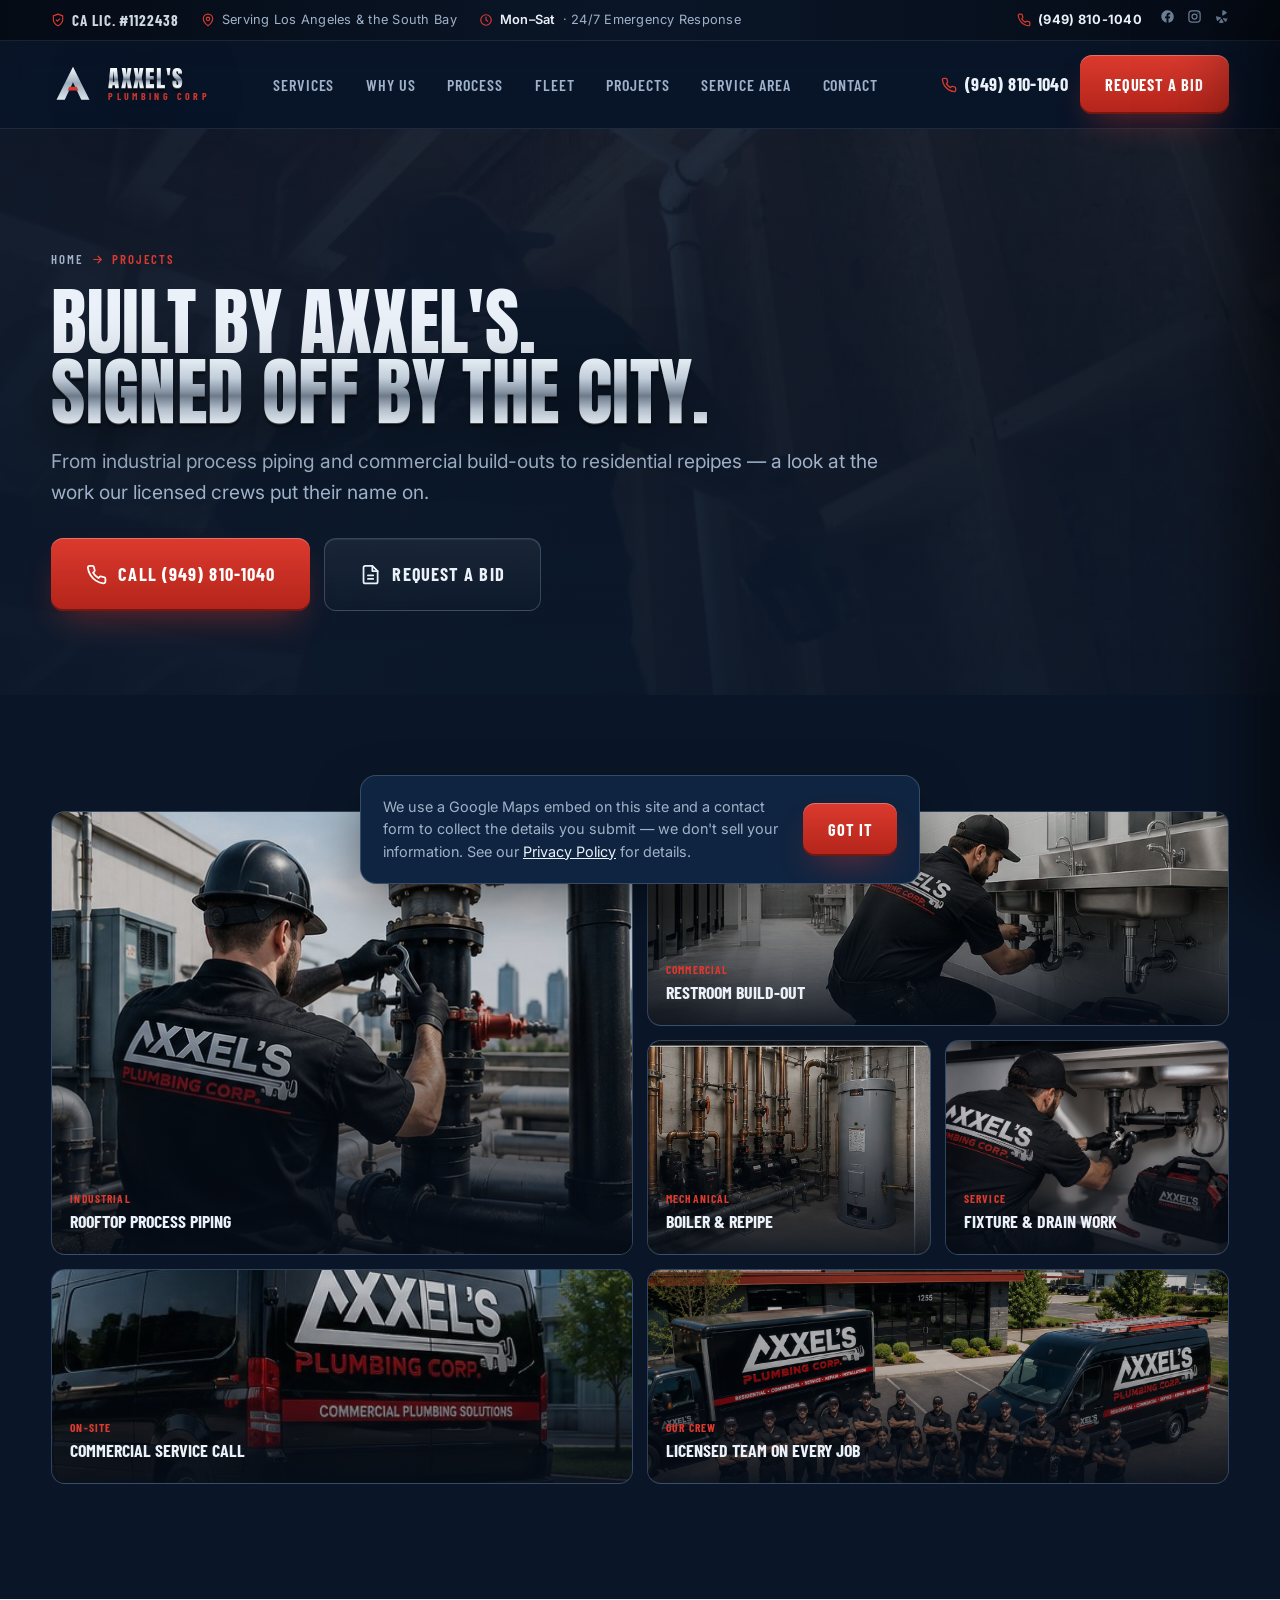
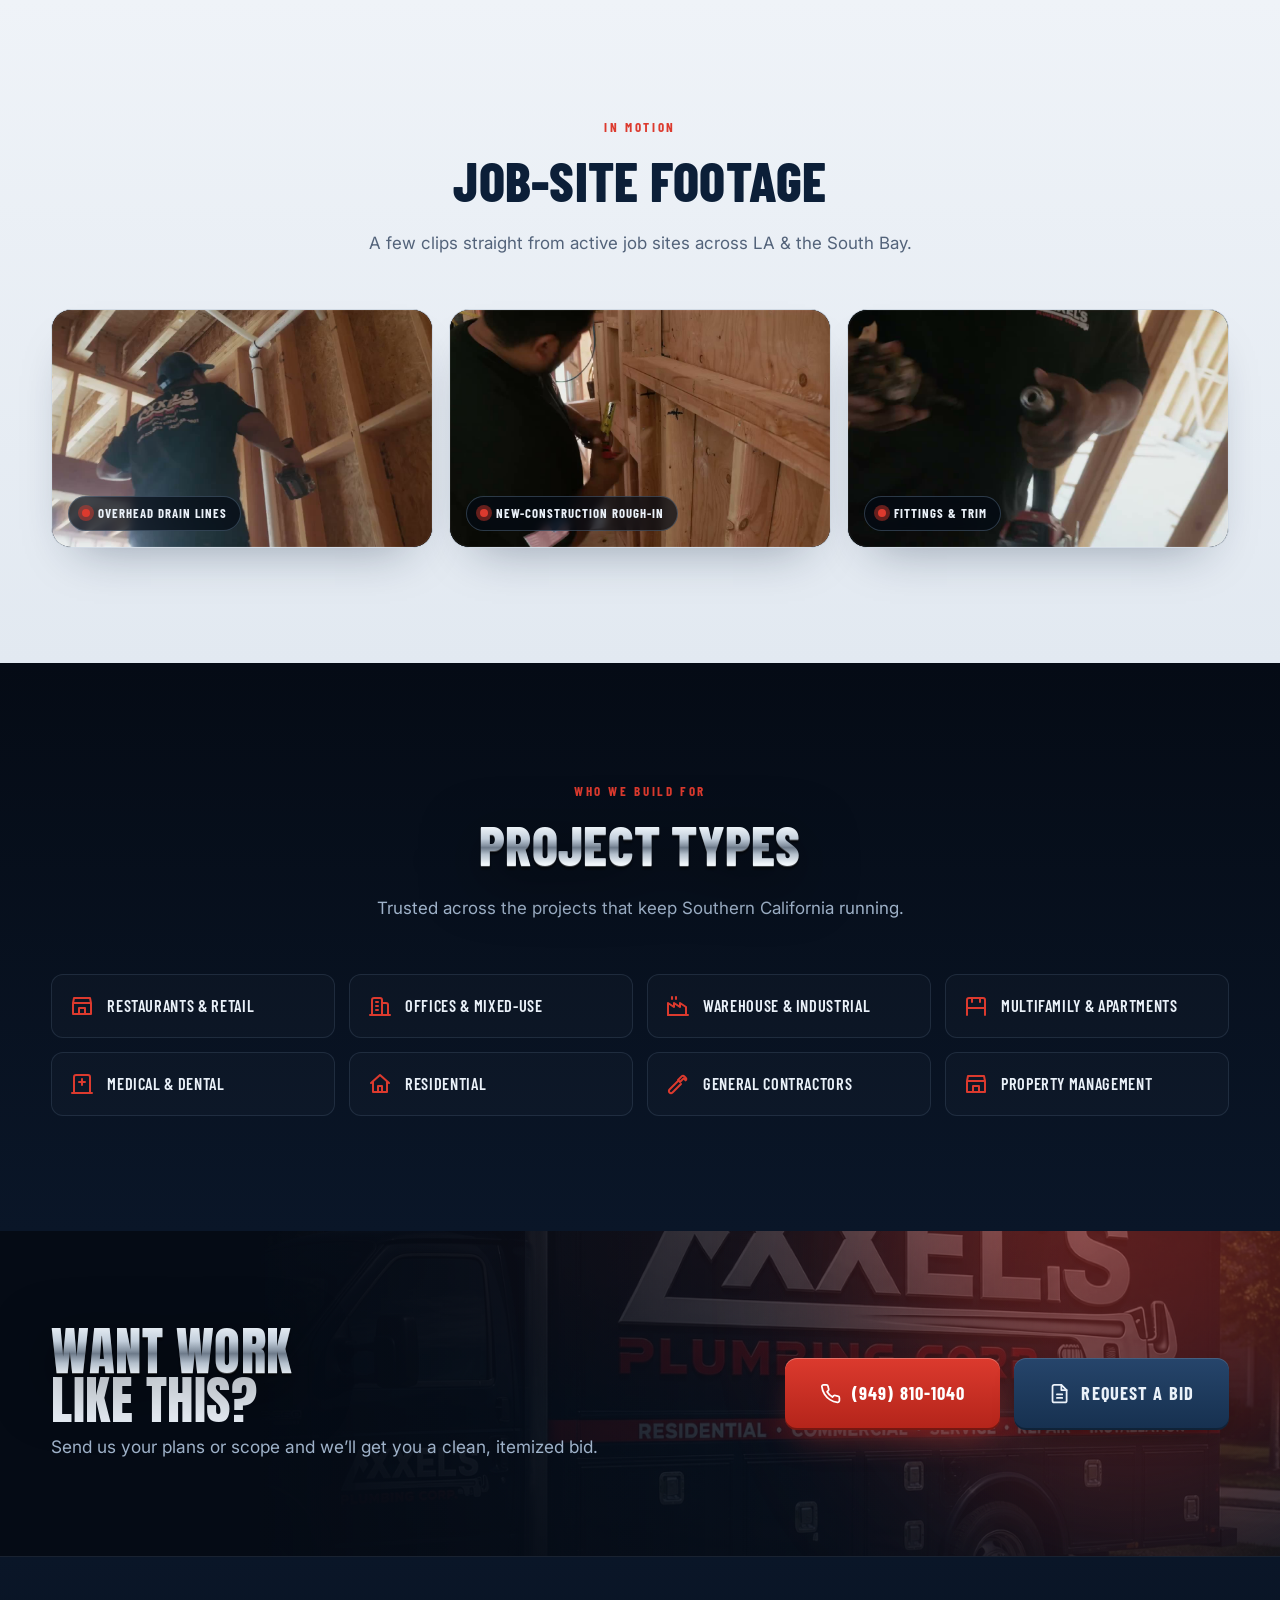
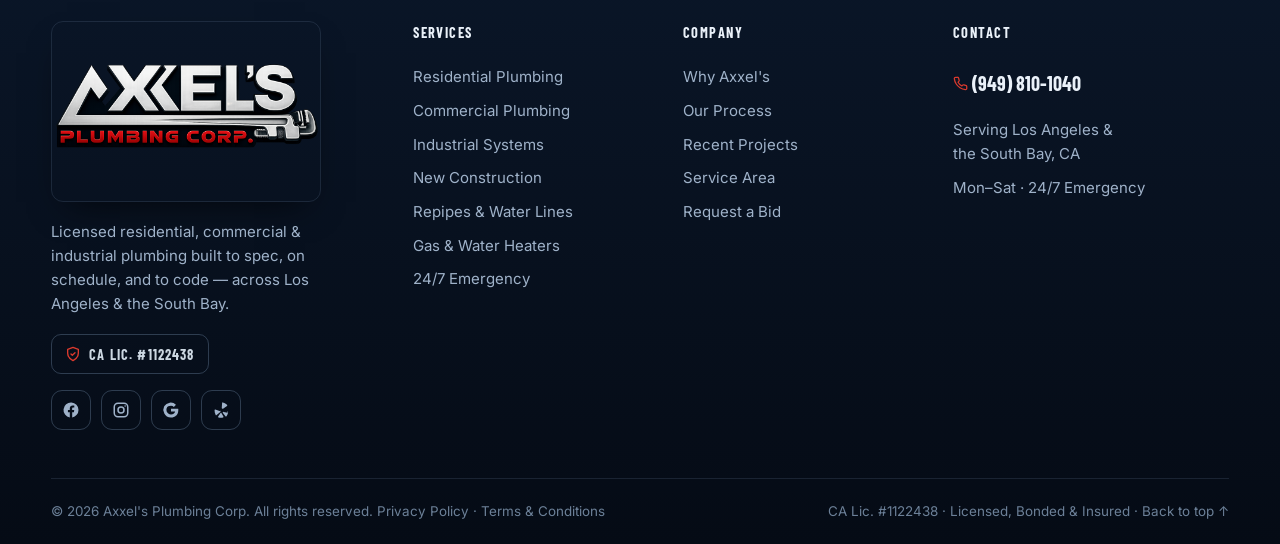
<file: projects.html>
<!DOCTYPE html>
<html lang="en">
<head>
<meta charset="UTF-8" />
<meta name="viewport" content="width=device-width, initial-scale=1.0" />
<title>Recent Projects — Residential, Commercial &amp; Industrial | Axxel's Plumbing</title>
<meta name="description" content="See recent Axxel's Plumbing Corp work: industrial piping, commercial build-outs, residential repipes and job-site footage across LA &amp; the South Bay." />
<meta name="theme-color" content="#0a1628" />
<link rel="preconnect" href="https://fonts.googleapis.com" />
<link rel="preconnect" href="https://fonts.gstatic.com" crossorigin />
<link href="https://fonts.googleapis.com/css2?family=Anton&family=Barlow+Condensed:wght@500;600;700;800&family=Inter:wght@400;500;600;700;800&display=swap" rel="stylesheet" />

<link rel="stylesheet" href="css/site.css" />
</head>
<body>

<svg width="0" height="0" style="position:absolute" aria-hidden="true">
  <defs>
    <symbol id="i-phone" viewBox="0 0 24 24" fill="none" stroke="currentColor" stroke-width="2" stroke-linecap="round" stroke-linejoin="round"><path d="M22 16.92v3a2 2 0 0 1-2.18 2 19.79 19.79 0 0 1-8.63-3.07 19.5 19.5 0 0 1-6-6 19.79 19.79 0 0 1-3.07-8.67A2 2 0 0 1 4.11 2h3a2 2 0 0 1 2 1.72c.13.96.36 1.9.7 2.81a2 2 0 0 1-.45 2.11L8.09 9.91a16 16 0 0 0 6 6l1.27-1.27a2 2 0 0 1 2.11-.45c.9.34 1.85.57 2.81.7A2 2 0 0 1 22 16.92z"/></symbol>
    <symbol id="i-clock" viewBox="0 0 24 24" fill="none" stroke="currentColor" stroke-width="2" stroke-linecap="round" stroke-linejoin="round"><circle cx="12" cy="12" r="9"/><path d="M12 7v5l3 2"/></symbol>
    <symbol id="i-pin" viewBox="0 0 24 24" fill="none" stroke="currentColor" stroke-width="2" stroke-linecap="round" stroke-linejoin="round"><path d="M20 10c0 6-8 12-8 12s-8-6-8-12a8 8 0 0 1 16 0z"/><circle cx="12" cy="10" r="3"/></symbol>
    <symbol id="i-shield" viewBox="0 0 24 24" fill="none" stroke="currentColor" stroke-width="2" stroke-linecap="round" stroke-linejoin="round"><path d="M12 2 4 5v6c0 5 3.5 8.5 8 11 4.5-2.5 8-6 8-11V5l-8-3z"/><path d="m9 12 2 2 4-4"/></symbol>
    <symbol id="i-check" viewBox="0 0 24 24" fill="none" stroke="currentColor" stroke-width="2.4" stroke-linecap="round" stroke-linejoin="round"><path d="M20 6 9 17l-5-5"/></symbol>
    <symbol id="i-star" viewBox="0 0 24 24" fill="currentColor"><path d="m12 2 3.09 6.26L22 9.27l-5 4.87L18.18 22 12 18.56 5.82 22 7 14.14l-5-4.87 6.91-1.01L12 2z"/></symbol>
    <symbol id="i-wrench" viewBox="0 0 24 24" fill="none" stroke="currentColor" stroke-width="2" stroke-linecap="round" stroke-linejoin="round"><path d="M14.7 6.3a4 4 0 0 0-5.4 5.4L3 18l3 3 6.3-6.3a4 4 0 0 0 5.4-5.4l-2.3 2.3-2.7-.7-.7-2.7 2.4-2.2z"/></symbol>
    <symbol id="i-building" viewBox="0 0 24 24" fill="none" stroke="currentColor" stroke-width="2" stroke-linecap="round" stroke-linejoin="round"><path d="M4 21V6a2 2 0 0 1 2-2h6a2 2 0 0 1 2 2v15"/><path d="M14 9h4a2 2 0 0 1 2 2v10"/><path d="M2 21h20"/><path d="M8 8h2M8 12h2M8 16h2"/></symbol>
    <symbol id="i-factory" viewBox="0 0 24 24" fill="none" stroke="currentColor" stroke-width="2" stroke-linecap="round" stroke-linejoin="round"><path d="M2 21V9l6 4V9l6 4V9l6 4v8z"/><path d="M2 21h20"/><path d="M6 5V3M10 5V3"/></symbol>
    <symbol id="i-home" viewBox="0 0 24 24" fill="none" stroke="currentColor" stroke-width="2" stroke-linecap="round" stroke-linejoin="round"><path d="M3 11 12 3l9 8"/><path d="M5 10v10h14V10"/><path d="M10 20v-6h4v6"/></symbol>
    <symbol id="i-flame" viewBox="0 0 24 24" fill="none" stroke="currentColor" stroke-width="2" stroke-linecap="round" stroke-linejoin="round"><path d="M12 2s5 4.5 5 10a5 5 0 0 1-10 0c0-1.5.5-2.8 1.2-3.8C9 10 10 11 10 12c0-2 1-4 2-5 0 1.5 1 2.5 1.5 3 .5-1 .5-3-1.5-8z"/></symbol>
    <symbol id="i-pipe" viewBox="0 0 24 24" fill="none" stroke="currentColor" stroke-width="2" stroke-linecap="round" stroke-linejoin="round"><path d="M4 8V6a2 2 0 0 1 2-2h2M4 8h4V4M4 8v10a2 2 0 0 0 2 2h2v-4H4M16 4h2a2 2 0 0 1 2 2v2h-4V4M20 8v10a2 2 0 0 1-2 2h-2v-4h4M8 12h8"/></symbol>
    <symbol id="i-drop" viewBox="0 0 24 24" fill="none" stroke="currentColor" stroke-width="2" stroke-linecap="round" stroke-linejoin="round"><path d="M12 2.5S6 9 6 14a6 6 0 0 0 12 0c0-5-6-11.5-6-11.5z"/></symbol>
    <symbol id="i-gauge" viewBox="0 0 24 24" fill="none" stroke="currentColor" stroke-width="2" stroke-linecap="round" stroke-linejoin="round"><path d="M12 14a2 2 0 1 0 0-4 2 2 0 0 0 0 4z"/><path d="m14 12 4-4"/><path d="M4.9 19a9 9 0 1 1 14.2 0"/></symbol>
    <symbol id="i-cal" viewBox="0 0 24 24" fill="none" stroke="currentColor" stroke-width="2" stroke-linecap="round" stroke-linejoin="round"><rect x="3" y="4" width="18" height="18" rx="2"/><path d="M3 9h18M8 2v4M16 2v4"/></symbol>
    <symbol id="i-doc" viewBox="0 0 24 24" fill="none" stroke="currentColor" stroke-width="2" stroke-linecap="round" stroke-linejoin="round"><path d="M14 2H6a2 2 0 0 0-2 2v16a2 2 0 0 0 2 2h12a2 2 0 0 0 2-2V8z"/><path d="M14 2v6h6M9 13h6M9 17h6"/></symbol>
    <symbol id="i-hammer" viewBox="0 0 24 24" fill="none" stroke="currentColor" stroke-width="2" stroke-linecap="round" stroke-linejoin="round"><path d="m15 12-8.5 8.5a2.1 2.1 0 0 1-3-3L12 9"/><path d="M17.6 6.4 14 10l-2-2 3.6-3.6a2 2 0 0 1 2.8 0l1.2 1.2a2 2 0 0 1 0 2.8z"/></symbol>
    <symbol id="i-truck" viewBox="0 0 24 24" fill="none" stroke="currentColor" stroke-width="2" stroke-linecap="round" stroke-linejoin="round"><path d="M1 3h15v13H1z"/><path d="M16 8h4l3 3v5h-7z"/><circle cx="5.5" cy="18.5" r="2.5"/><circle cx="18.5" cy="18.5" r="2.5"/></symbol>
    <symbol id="i-search" viewBox="0 0 24 24" fill="none" stroke="currentColor" stroke-width="2" stroke-linecap="round" stroke-linejoin="round"><circle cx="11" cy="11" r="7"/><path d="m21 21-4.3-4.3"/></symbol>
    <symbol id="i-award" viewBox="0 0 24 24" fill="none" stroke="currentColor" stroke-width="2" stroke-linecap="round" stroke-linejoin="round"><circle cx="12" cy="8" r="6"/><path d="M8.5 13.5 7 22l5-3 5 3-1.5-8.5"/></symbol>
    <symbol id="i-bolt" viewBox="0 0 24 24" fill="none" stroke="currentColor" stroke-width="2" stroke-linecap="round" stroke-linejoin="round"><path d="M13 2 3 14h7l-1 8 10-12h-7z"/></symbol>
    <symbol id="i-store" viewBox="0 0 24 24" fill="none" stroke="currentColor" stroke-width="2" stroke-linecap="round" stroke-linejoin="round"><path d="M3 9 4 4h16l1 5M3 9v11h18V9M3 9h18M9 20v-6h6v6"/></symbol>
    <symbol id="i-hospital" viewBox="0 0 24 24" fill="none" stroke="currentColor" stroke-width="2" stroke-linecap="round" stroke-linejoin="round"><path d="M4 21V5a2 2 0 0 1 2-2h12a2 2 0 0 1 2 2v16M2 21h20M12 7v6M9 10h6"/></symbol>
    <symbol id="i-beds" viewBox="0 0 24 24" fill="none" stroke="currentColor" stroke-width="2" stroke-linecap="round" stroke-linejoin="round"><path d="M3 21V6a2 2 0 0 1 2-2h14a2 2 0 0 1 2 2v15M3 14h18M8 4v4M16 4v4"/></symbol>
    <symbol id="i-arrow" viewBox="0 0 24 24" fill="none" stroke="currentColor" stroke-width="2.2" stroke-linecap="round" stroke-linejoin="round"><path d="M5 12h14M13 6l6 6-6 6"/></symbol>
    <symbol id="i-mail" viewBox="0 0 24 24" fill="none" stroke="currentColor" stroke-width="2" stroke-linecap="round" stroke-linejoin="round"><rect x="2" y="4" width="20" height="16" rx="2"/><path d="m2 6 10 7L22 6"/></symbol>
    <symbol id="i-fb" viewBox="0 0 24 24" fill="currentColor"><path d="M22 12a10 10 0 1 0-11.6 9.9v-7H7.9V12h2.5V9.8c0-2.5 1.5-3.9 3.8-3.9 1.1 0 2.2.2 2.2.2v2.5h-1.3c-1.2 0-1.6.8-1.6 1.6V12h2.8l-.4 2.9h-2.3v7A10 10 0 0 0 22 12z"/></symbol>
    <symbol id="i-ig" viewBox="0 0 24 24" fill="none" stroke="currentColor" stroke-width="2"><rect x="3" y="3" width="18" height="18" rx="5"/><circle cx="12" cy="12" r="4"/><circle cx="17.5" cy="6.5" r="1" fill="currentColor" stroke="none"/></symbol>
    <symbol id="i-yelp" viewBox="0 0 24 24" fill="currentColor"><path d="M13.5 2.1 13 9.3c0 .9 1 1.4 1.7.9l5.3-3.6c.5-.4.5-1.1 0-1.6-1.6-1.6-3.9-2.6-6.1-3.1-.5-.1-1 .2-1 .7zM11 13.6l-6.6-2.2c-.5-.2-1 .2-1 .7-.1 2.3.4 4.6 1.5 6.6.3.5.9.5 1.3.1l4.9-4c.7-.6.4-1.7-.5-2zM11.6 15.6l-3.4 5.2c-.3.4-.1 1 .4 1.2 2 .6 4.2.6 6.2 0 .5-.2.7-.7.4-1.2l-2.5-4.4c-.4-.9-1.6-.8-1.5.2zM20.8 15.5l-5.3-1c-.9-.2-1.6.8-1 1.5l3.4 4.2c.3.4 1 .5 1.4 0 1.3-1.6 2-3.6 2.2-5.6.1-.6-.4-1-.9-1.1zM20.6 10.9l-5.6 3.6c.9-.5.9.5 0 0"/></symbol>
    <symbol id="i-google" viewBox="0 0 24 24" fill="currentColor"><path d="M21.8 12.2c0-.7-.1-1.4-.2-2H12v3.8h5.5a4.7 4.7 0 0 1-2 3.1v2.6h3.2c1.9-1.7 3-4.3 3-7.5z"/><path d="M12 22c2.7 0 5-.9 6.7-2.4l-3.2-2.6c-.9.6-2 .9-3.5.9-2.7 0-5-1.8-5.8-4.3H2.9v2.7A10 10 0 0 0 12 22z"/><path d="M6.2 13.6a6 6 0 0 1 0-3.8V7.1H2.9a10 10 0 0 0 0 9z"/><path d="M12 6.4c1.5 0 2.8.5 3.8 1.5l2.8-2.8A10 10 0 0 0 2.9 7.1l3.3 2.7C7 7.3 9.3 6.4 12 6.4z"/></symbol>
    <symbol id="i-plus" viewBox="0 0 24 24" fill="none" stroke="currentColor" stroke-width="2.4" stroke-linecap="round"><path d="M12 5v14M5 12h14"/></symbol>
    <symbol id="i-play" viewBox="0 0 24 24" fill="currentColor"><path d="M8 5v14l11-7z"/></symbol>
    <symbol id="i-quote" viewBox="0 0 24 24" fill="currentColor"><path d="M10 7H6a3 3 0 0 0-3 3v7h7v-7H6a1 1 0 0 1 1-1h3zM21 7h-4a3 3 0 0 0-3 3v7h7v-7h-4a1 1 0 0 1 1-1h3z"/></symbol>
    <symbol id="i-users" viewBox="0 0 24 24" fill="none" stroke="currentColor" stroke-width="2" stroke-linecap="round" stroke-linejoin="round"><path d="M16 21v-2a4 4 0 0 0-4-4H6a4 4 0 0 0-4 4v2"/><circle cx="9" cy="7" r="4"/><path d="M22 21v-2a4 4 0 0 0-3-3.87M16 3.13A4 4 0 0 1 16 11"/></symbol>
  </defs>
</svg>

<!-- ============================ TOP UTILITY BAR ============================ -->
<div class="utility">
  <div class="wrap">
    <div class="utility-left">
      <span class="util-lic"><svg><use href="#i-shield"/></svg> CA Lic. #1122438</span>
      <span class="util-item hide-sm"><svg><use href="#i-pin"/></svg> Serving Los Angeles &amp; the South Bay</span>
      <span class="util-item hide-sm"><svg><use href="#i-clock"/></svg> <b>Mon–Sat</b> · 24/7 Emergency Response</span>
    </div>
    <div class="utility-right">
      <a class="util-phone" href="tel:+19498101040"><svg><use href="#i-phone"/></svg> (949) 810-1040</a>
      <div class="util-socials">
        <a href="#" aria-label="Facebook"><svg><use href="#i-fb"/></svg></a>
        <a href="#" aria-label="Instagram"><svg><use href="#i-ig"/></svg></a>
        <a href="#" aria-label="Yelp"><svg><use href="#i-yelp"/></svg></a>
      </div>
    </div>
  </div>
</div>


<!-- ============================ NAV ============================ -->
<header class="nav" id="nav">
  <div class="wrap">
    <a href="#top" class="brand" aria-label="Axxel's Plumbing Corp home">
      <svg class="brand-mark" viewBox="0 0 48 48" fill="none" aria-hidden="true">
        <path d="M24 4 6 40h9l9-19 9 19h9L24 4z" fill="url(#gmark)"/>
        <path d="M18 30h12l-2-4H20l-2 4z" fill="#dc3a2e"/>
        <defs><linearGradient id="gmark" x1="24" y1="4" x2="24" y2="40" gradientUnits="userSpaceOnUse"><stop stop-color="#fff"/><stop offset=".5" stop-color="#9fb0bf"/><stop offset="1" stop-color="#dfe8ef"/></linearGradient></defs>
      </svg>
      <span class="brand-word">
        <span class="a chrome">AXXEL'S</span>
        <span class="p">Plumbing Corp</span>
      </span>
    </a>

    <nav class="nav-links">
      <a href="services.html">Services</a>
      <a href="why-us.html">Why Us</a>
      <a href="process.html">Process</a>
      <a href="fleet.html">Fleet</a>
      <a href="projects.html">Projects</a>
      <a href="service-area.html">Service Area</a>
      <a href="contact.html">Contact</a>
    </nav>

    <div class="nav-cta">
      <a class="nav-phone" href="tel:+19498101040"><svg><use href="#i-phone"/></svg><span>(949) 810-1040</span></a>
      <a class="btn btn-red" href="contact.html">Request a Bid</a>
    </div>

    <button class="nav-toggle" id="navToggle" aria-label="Open menu" aria-expanded="false">
      <span></span><span></span><span></span>
    </button>
  </div>
</header>


<!-- mobile drawer -->
<div class="drawer" id="drawer">
  <div class="drawer-scrim" data-close></div>
  <div class="drawer-panel">
    <div class="dh">
      <span class="brand-word"><span class="a chrome" style="font-size:1.3rem">AXXEL'S</span><span class="p">Plumbing Corp</span></span>
      <button class="drawer-close" data-close aria-label="Close menu">&times;</button>
    </div>
    <a class="dl" href="services.html" data-close>Services</a>
    <a class="dl" href="why-us.html" data-close>Why Us</a>
    <a class="dl" href="process.html" data-close>Process</a>
    <a class="dl" href="fleet.html" data-close>Fleet</a>
    <a class="dl" href="projects.html" data-close>Projects</a>
    <a class="dl" href="service-area.html" data-close>Service Area</a>
    <a class="dl" href="contact.html" data-close>Contact</a>
    <div class="drawer-foot">
      <a class="btn btn-steel" href="tel:+19498101040"><svg><use href="#i-phone"/></svg> (949) 810-1040</a>
      <a class="btn btn-red" href="contact.html" data-close>Request a Bid</a>
    </div>
  </div>
</div>


<span id="top"></span>

<section class="pagehead">
  <div class="pagehead-media">
    <video data-autoplay autoplay muted loop playsinline preload="metadata" poster="video/poster-install.jpg"><source src="video/clip-install.mp4" type="video/mp4"></video>
  </div>
  <div class="wrap">
    <div class="crumbs reveal"><a href="index.html">Home</a> <svg><use href="#i-arrow"/></svg> <span class="cur">Projects</span></div>
    <h1 class="reveal" data-d="1">Built By Axxel's.<br><span class="chrome">Signed Off By The City.</span></h1>
    <p class="lead reveal" data-d="2">From industrial process piping and commercial build-outs to residential repipes — a look at the work our licensed crews put their name on.</p>
    <div class="ph-cta">
      <a class="btn btn-red btn-lg" href="tel:+19498101040"><svg><use href="#i-phone"/></svg> Call (949) 810-1040</a>
      <a class="btn btn-ghost btn-lg" href="contact.html"><svg><use href="#i-doc"/></svg> Request a Bid</a>
    </div>
  </div>
</section>

<section class="sec">
  <div class="wrap">
    <div class="gallery">
      <div class="gtile g-2x2 reveal"><img class="gimg" src="img/work-rooftop.jpg" alt="Axxel's plumber servicing rooftop process piping"><div class="gmeta"><div class="gcat">Industrial</div><div class="gtitle">Rooftop Process Piping</div></div></div>
      <div class="gtile g-2w reveal" data-d="1"><img class="gimg" src="img/work-sinks.jpg" alt="Commercial restroom plumbing build-out"><div class="gmeta"><div class="gcat">Commercial</div><div class="gtitle">Restroom Build-Out</div></div></div>
      <div class="gtile reveal" data-d="2"><img class="gimg" src="img/work-boiler.jpg" alt="Mechanical room with copper repipe and water heater"><div class="gmeta"><div class="gcat">Mechanical</div><div class="gtitle">Boiler &amp; Repipe</div></div></div>
      <div class="gtile reveal" data-d="3"><img class="gimg" src="img/plumber.jpg" alt="Axxel's plumber servicing fixtures and drain lines"><div class="gmeta"><div class="gcat">Service</div><div class="gtitle">Fixture &amp; Drain Work</div></div></div>
      <div class="gtile g-2w reveal"><img class="gimg" src="img/work-vansite.jpg" alt="Axxel's van on a commercial job site"><div class="gmeta"><div class="gcat">On-Site</div><div class="gtitle">Commercial Service Call</div></div></div>
      <div class="gtile g-2w reveal" data-d="1"><img class="gimg" src="img/team.jpg" alt="The Axxel's Plumbing Corp crew"><div class="gmeta"><div class="gcat">Our Crew</div><div class="gtitle">Licensed Team On Every Job</div></div></div>
    </div>
  </div>
</section>

<section class="sec theme-light">
  <div class="wrap">
    <div class="sec-head center reveal"><span class="kicker">In Motion</span><h2 class="chrome">Job-Site Footage</h2><p>A few clips straight from active job sites across LA &amp; the South Bay.</p></div>
    <div class="vstrip">
      <div class="vid reveal">
        <video data-autoplay muted loop playsinline preload="none" poster="video/poster-install.jpg"><source src="video/clip-install.mp4" type="video/mp4"></video>
        <span class="vid-tag"><span class="dot"></span> Overhead Drain Lines</span>
      </div>
      <div class="vid reveal" data-d="1">
        <video data-autoplay muted loop playsinline preload="none" poster="video/poster-framing.jpg"><source src="video/clip-framing.mp4" type="video/mp4"></video>
        <span class="vid-tag"><span class="dot"></span> New-Construction Rough-In</span>
      </div>
      <div class="vid reveal" data-d="2">
        <video data-autoplay muted loop playsinline preload="none" poster="video/poster-fitting.jpg"><source src="video/clip-fitting.mp4" type="video/mp4"></video>
        <span class="vid-tag"><span class="dot"></span> Fittings &amp; Trim</span>
      </div>
    </div>
  </div>
</section>

<section class="sec sectors">
  <div class="wrap">
    <div class="sec-head center reveal"><span class="kicker">Who We Build For</span><h2 class="chrome">Project Types</h2><p>Trusted across the projects that keep Southern California running.</p></div>
    <div class="sector-grid">
      <div class="sector reveal"><svg><use href="#i-store"/></svg><span>Restaurants &amp; Retail</span></div>
      <div class="sector reveal" data-d="1"><svg><use href="#i-building"/></svg><span>Offices &amp; Mixed-Use</span></div>
      <div class="sector reveal" data-d="2"><svg><use href="#i-factory"/></svg><span>Warehouse &amp; Industrial</span></div>
      <div class="sector reveal" data-d="3"><svg><use href="#i-beds"/></svg><span>Multifamily &amp; Apartments</span></div>
      <div class="sector reveal"><svg><use href="#i-hospital"/></svg><span>Medical &amp; Dental</span></div>
      <div class="sector reveal" data-d="1"><svg><use href="#i-home"/></svg><span>Residential</span></div>
      <div class="sector reveal" data-d="2"><svg><use href="#i-hammer"/></svg><span>General Contractors</span></div>
      <div class="sector reveal" data-d="3"><svg><use href="#i-store"/></svg><span>Property Management</span></div>
    </div>
  </div>
</section>

<section class="ctaband">
  <div class="ctaband-photo"><img src="img/truck.jpg" alt="" aria-hidden="true" onerror="this.parentElement.style.display='none'"></div>
  <div class="glow"></div>
  <div class="wrap ctaband-inner">
    <div class="reveal">
      <h2 class="anton"><span class="chrome">Want Work</span><br>Like This?</h2>
      <p>Send us your plans or scope and we&rsquo;ll get you a clean, itemized bid.</p>
    </div>
    <div class="ctaband-actions reveal" data-d="1">
      <a class="btn btn-red btn-lg" href="tel:+19498101040"><svg><use href="#i-phone"/></svg> (949) 810-1040</a>
      <a class="btn btn-steel btn-lg" href="contact.html"><svg><use href="#i-doc"/></svg> Request a Bid</a>
    </div>
  </div>
</section>


<!-- ============================ FOOTER ============================ -->
<footer class="footer">
  <div class="wrap">
    <div class="foot-grid">
      <div class="foot-brand">
        <img src="logo.png" alt="Axxel's Plumbing Corp" class="foot-logo"
             onerror="this.outerHTML='&lt;span class=\'brand-word\'&gt;&lt;span class=\'a chrome\'&gt;AXXEL\'S&lt;/span&gt;&lt;span class=\'p\'&gt;Plumbing Corp&lt;/span&gt;&lt;/span&gt;'">
        <p class="foot-about">Licensed residential, commercial &amp; industrial plumbing built to spec, on schedule, and to code — across Los Angeles &amp; the South Bay.</p>
        <span class="foot-lic"><svg style="width:16px;height:16px;color:var(--red)"><use href="#i-shield"/></svg> CA Lic. #1122438</span>
        <div class="foot-socials">
          <a href="#" aria-label="Facebook"><svg><use href="#i-fb"/></svg></a>
          <a href="#" aria-label="Instagram"><svg><use href="#i-ig"/></svg></a>
          <a href="#" aria-label="Google"><svg><use href="#i-google"/></svg></a>
          <a href="#" aria-label="Yelp"><svg><use href="#i-yelp"/></svg></a>
        </div>
      </div>
      <div class="foot-col">
        <h5>Services</h5>
        <a href="services.html">Residential Plumbing</a>
        <a href="services.html">Commercial Plumbing</a>
        <a href="services.html">Industrial Systems</a>
        <a href="services.html">New Construction</a>
        <a href="services.html">Repipes &amp; Water Lines</a>
        <a href="services.html">Gas &amp; Water Heaters</a>
        <a href="services.html">24/7 Emergency</a>
      </div>
      <div class="foot-col">
        <h5>Company</h5>
        <a href="why-us.html">Why Axxel's</a>
        <a href="process.html">Our Process</a>
        <a href="projects.html">Recent Projects</a>
        <a href="service-area.html">Service Area</a>
        <a href="contact.html">Request a Bid</a>
      </div>
      <div class="foot-col foot-phones">
        <h5>Contact</h5>
        <a href="tel:+19498101040"><svg style="width:15px;height:15px;color:var(--red)"><use href="#i-phone"/></svg> (949) 810-1040</a>
        <p style="margin-top:8px">Serving Los Angeles &amp;<br>the South Bay, CA</p>
        <p>Mon–Sat · 24/7 Emergency</p>
      </div>
    </div>
    <div class="foot-bar">
      <span>© <span id="year">2026</span> Axxel's Plumbing Corp. All rights reserved. <a href="privacy.html">Privacy Policy</a> · <a href="terms.html">Terms &amp; Conditions</a></span>
      <span>CA Lic. #1122438 · Licensed, Bonded &amp; Insured · <a href="#top">Back to top ↑</a></span>
    </div>
  </div>
</footer>


<!-- ============================ STICKY MOBILE CALL BAR ============================ -->
<div class="callbar">
  <a class="btn btn-red" href="tel:+19498101040"><svg><use href="#i-phone"/></svg> Call Now</a>
  <a class="btn btn-steel" href="contact.html"><svg><use href="#i-doc"/></svg> Get a Bid</a>
</div>


<script src="js/site.js"></script>

</body>
</html>
</file>
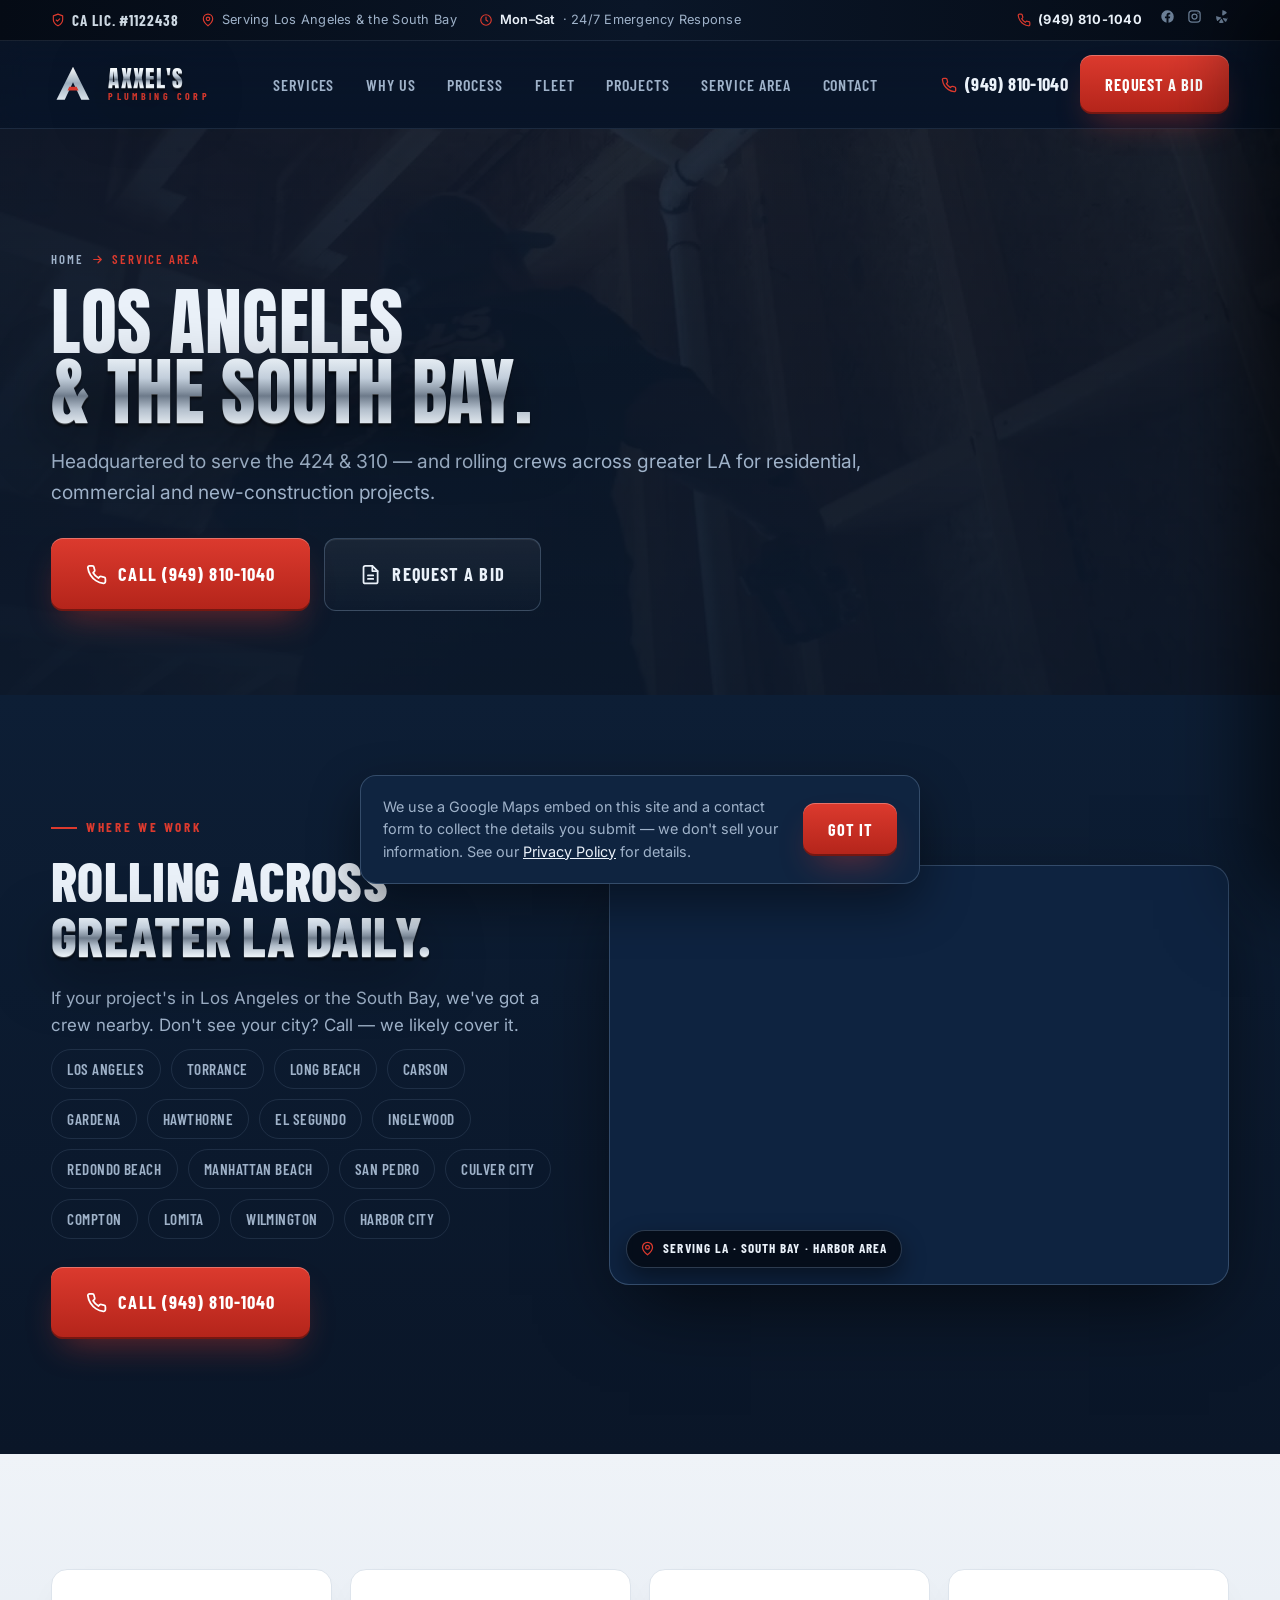
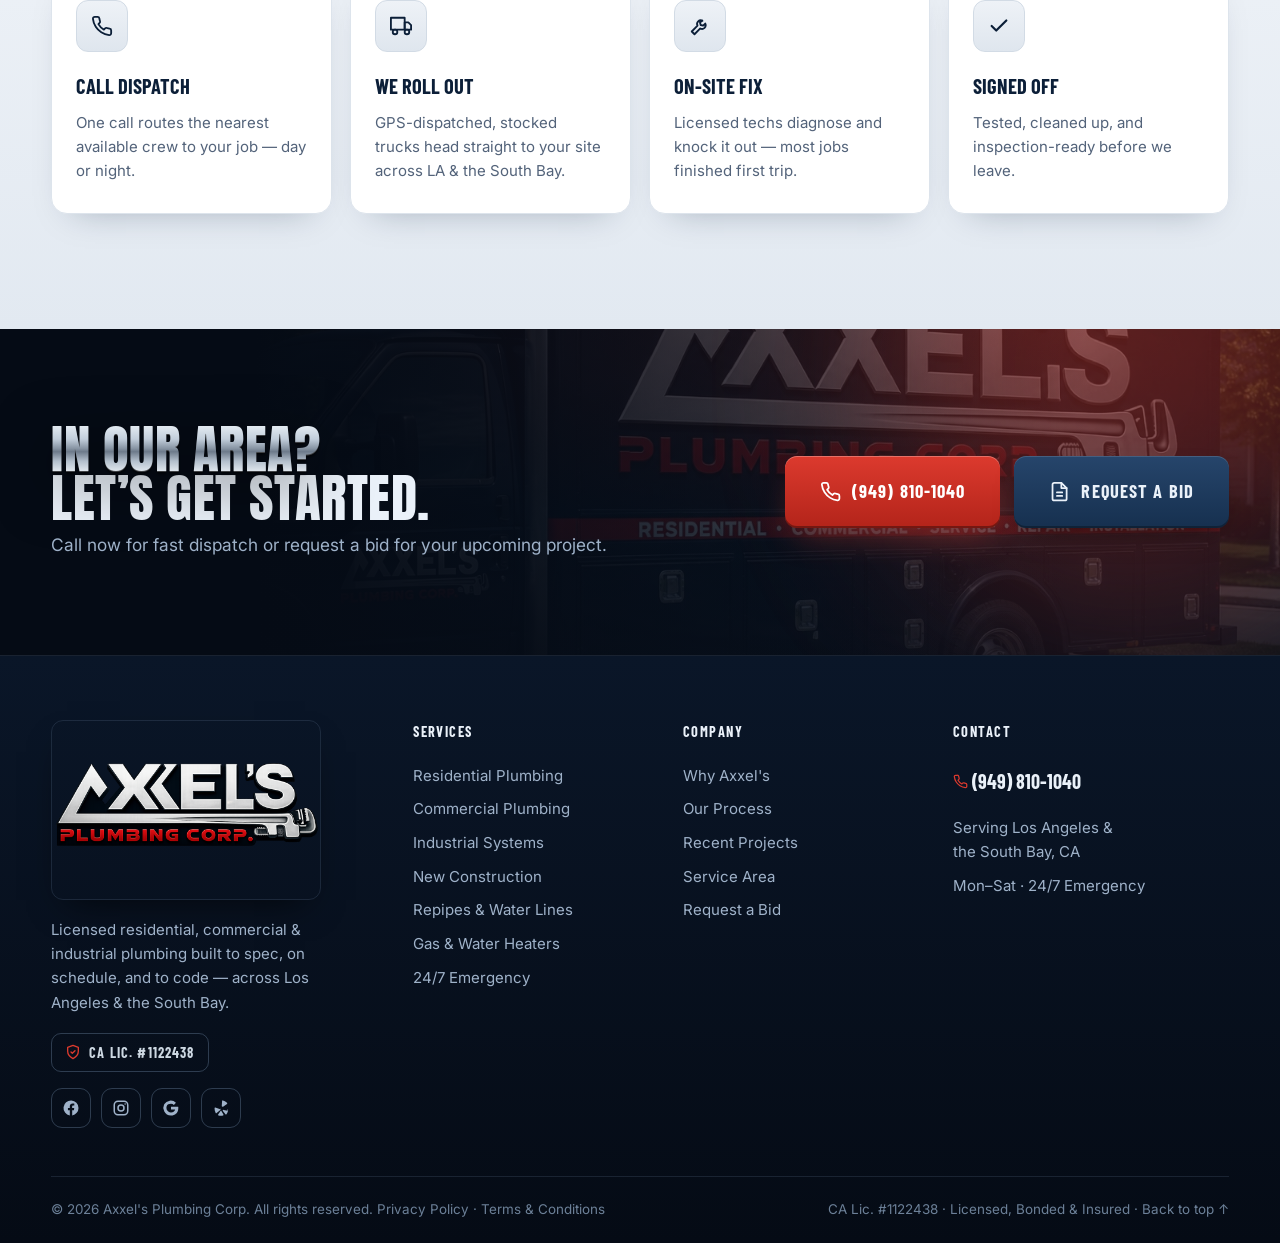
<file: service-area.html>
<!DOCTYPE html>
<html lang="en">
<head>
<meta charset="UTF-8" />
<meta name="viewport" content="width=device-width, initial-scale=1.0" />
<title>Service Area — Los Angeles &amp; The South Bay | Axxel's Plumbing Corp</title>
<meta name="description" content="Axxel's Plumbing Corp serves Los Angeles &amp; the South Bay — Torrance, Long Beach, Carson, Gardena, Inglewood and greater LA. CA Lic. #1122438." />
<meta name="theme-color" content="#0a1628" />
<link rel="preconnect" href="https://fonts.googleapis.com" />
<link rel="preconnect" href="https://fonts.gstatic.com" crossorigin />
<link href="https://fonts.googleapis.com/css2?family=Anton&family=Barlow+Condensed:wght@500;600;700;800&family=Inter:wght@400;500;600;700;800&display=swap" rel="stylesheet" />

<link rel="stylesheet" href="css/site.css" />
</head>
<body>

<svg width="0" height="0" style="position:absolute" aria-hidden="true">
  <defs>
    <symbol id="i-phone" viewBox="0 0 24 24" fill="none" stroke="currentColor" stroke-width="2" stroke-linecap="round" stroke-linejoin="round"><path d="M22 16.92v3a2 2 0 0 1-2.18 2 19.79 19.79 0 0 1-8.63-3.07 19.5 19.5 0 0 1-6-6 19.79 19.79 0 0 1-3.07-8.67A2 2 0 0 1 4.11 2h3a2 2 0 0 1 2 1.72c.13.96.36 1.9.7 2.81a2 2 0 0 1-.45 2.11L8.09 9.91a16 16 0 0 0 6 6l1.27-1.27a2 2 0 0 1 2.11-.45c.9.34 1.85.57 2.81.7A2 2 0 0 1 22 16.92z"/></symbol>
    <symbol id="i-clock" viewBox="0 0 24 24" fill="none" stroke="currentColor" stroke-width="2" stroke-linecap="round" stroke-linejoin="round"><circle cx="12" cy="12" r="9"/><path d="M12 7v5l3 2"/></symbol>
    <symbol id="i-pin" viewBox="0 0 24 24" fill="none" stroke="currentColor" stroke-width="2" stroke-linecap="round" stroke-linejoin="round"><path d="M20 10c0 6-8 12-8 12s-8-6-8-12a8 8 0 0 1 16 0z"/><circle cx="12" cy="10" r="3"/></symbol>
    <symbol id="i-shield" viewBox="0 0 24 24" fill="none" stroke="currentColor" stroke-width="2" stroke-linecap="round" stroke-linejoin="round"><path d="M12 2 4 5v6c0 5 3.5 8.5 8 11 4.5-2.5 8-6 8-11V5l-8-3z"/><path d="m9 12 2 2 4-4"/></symbol>
    <symbol id="i-check" viewBox="0 0 24 24" fill="none" stroke="currentColor" stroke-width="2.4" stroke-linecap="round" stroke-linejoin="round"><path d="M20 6 9 17l-5-5"/></symbol>
    <symbol id="i-star" viewBox="0 0 24 24" fill="currentColor"><path d="m12 2 3.09 6.26L22 9.27l-5 4.87L18.18 22 12 18.56 5.82 22 7 14.14l-5-4.87 6.91-1.01L12 2z"/></symbol>
    <symbol id="i-wrench" viewBox="0 0 24 24" fill="none" stroke="currentColor" stroke-width="2" stroke-linecap="round" stroke-linejoin="round"><path d="M14.7 6.3a4 4 0 0 0-5.4 5.4L3 18l3 3 6.3-6.3a4 4 0 0 0 5.4-5.4l-2.3 2.3-2.7-.7-.7-2.7 2.4-2.2z"/></symbol>
    <symbol id="i-building" viewBox="0 0 24 24" fill="none" stroke="currentColor" stroke-width="2" stroke-linecap="round" stroke-linejoin="round"><path d="M4 21V6a2 2 0 0 1 2-2h6a2 2 0 0 1 2 2v15"/><path d="M14 9h4a2 2 0 0 1 2 2v10"/><path d="M2 21h20"/><path d="M8 8h2M8 12h2M8 16h2"/></symbol>
    <symbol id="i-factory" viewBox="0 0 24 24" fill="none" stroke="currentColor" stroke-width="2" stroke-linecap="round" stroke-linejoin="round"><path d="M2 21V9l6 4V9l6 4V9l6 4v8z"/><path d="M2 21h20"/><path d="M6 5V3M10 5V3"/></symbol>
    <symbol id="i-home" viewBox="0 0 24 24" fill="none" stroke="currentColor" stroke-width="2" stroke-linecap="round" stroke-linejoin="round"><path d="M3 11 12 3l9 8"/><path d="M5 10v10h14V10"/><path d="M10 20v-6h4v6"/></symbol>
    <symbol id="i-flame" viewBox="0 0 24 24" fill="none" stroke="currentColor" stroke-width="2" stroke-linecap="round" stroke-linejoin="round"><path d="M12 2s5 4.5 5 10a5 5 0 0 1-10 0c0-1.5.5-2.8 1.2-3.8C9 10 10 11 10 12c0-2 1-4 2-5 0 1.5 1 2.5 1.5 3 .5-1 .5-3-1.5-8z"/></symbol>
    <symbol id="i-pipe" viewBox="0 0 24 24" fill="none" stroke="currentColor" stroke-width="2" stroke-linecap="round" stroke-linejoin="round"><path d="M4 8V6a2 2 0 0 1 2-2h2M4 8h4V4M4 8v10a2 2 0 0 0 2 2h2v-4H4M16 4h2a2 2 0 0 1 2 2v2h-4V4M20 8v10a2 2 0 0 1-2 2h-2v-4h4M8 12h8"/></symbol>
    <symbol id="i-drop" viewBox="0 0 24 24" fill="none" stroke="currentColor" stroke-width="2" stroke-linecap="round" stroke-linejoin="round"><path d="M12 2.5S6 9 6 14a6 6 0 0 0 12 0c0-5-6-11.5-6-11.5z"/></symbol>
    <symbol id="i-gauge" viewBox="0 0 24 24" fill="none" stroke="currentColor" stroke-width="2" stroke-linecap="round" stroke-linejoin="round"><path d="M12 14a2 2 0 1 0 0-4 2 2 0 0 0 0 4z"/><path d="m14 12 4-4"/><path d="M4.9 19a9 9 0 1 1 14.2 0"/></symbol>
    <symbol id="i-cal" viewBox="0 0 24 24" fill="none" stroke="currentColor" stroke-width="2" stroke-linecap="round" stroke-linejoin="round"><rect x="3" y="4" width="18" height="18" rx="2"/><path d="M3 9h18M8 2v4M16 2v4"/></symbol>
    <symbol id="i-doc" viewBox="0 0 24 24" fill="none" stroke="currentColor" stroke-width="2" stroke-linecap="round" stroke-linejoin="round"><path d="M14 2H6a2 2 0 0 0-2 2v16a2 2 0 0 0 2 2h12a2 2 0 0 0 2-2V8z"/><path d="M14 2v6h6M9 13h6M9 17h6"/></symbol>
    <symbol id="i-hammer" viewBox="0 0 24 24" fill="none" stroke="currentColor" stroke-width="2" stroke-linecap="round" stroke-linejoin="round"><path d="m15 12-8.5 8.5a2.1 2.1 0 0 1-3-3L12 9"/><path d="M17.6 6.4 14 10l-2-2 3.6-3.6a2 2 0 0 1 2.8 0l1.2 1.2a2 2 0 0 1 0 2.8z"/></symbol>
    <symbol id="i-truck" viewBox="0 0 24 24" fill="none" stroke="currentColor" stroke-width="2" stroke-linecap="round" stroke-linejoin="round"><path d="M1 3h15v13H1z"/><path d="M16 8h4l3 3v5h-7z"/><circle cx="5.5" cy="18.5" r="2.5"/><circle cx="18.5" cy="18.5" r="2.5"/></symbol>
    <symbol id="i-search" viewBox="0 0 24 24" fill="none" stroke="currentColor" stroke-width="2" stroke-linecap="round" stroke-linejoin="round"><circle cx="11" cy="11" r="7"/><path d="m21 21-4.3-4.3"/></symbol>
    <symbol id="i-award" viewBox="0 0 24 24" fill="none" stroke="currentColor" stroke-width="2" stroke-linecap="round" stroke-linejoin="round"><circle cx="12" cy="8" r="6"/><path d="M8.5 13.5 7 22l5-3 5 3-1.5-8.5"/></symbol>
    <symbol id="i-bolt" viewBox="0 0 24 24" fill="none" stroke="currentColor" stroke-width="2" stroke-linecap="round" stroke-linejoin="round"><path d="M13 2 3 14h7l-1 8 10-12h-7z"/></symbol>
    <symbol id="i-store" viewBox="0 0 24 24" fill="none" stroke="currentColor" stroke-width="2" stroke-linecap="round" stroke-linejoin="round"><path d="M3 9 4 4h16l1 5M3 9v11h18V9M3 9h18M9 20v-6h6v6"/></symbol>
    <symbol id="i-hospital" viewBox="0 0 24 24" fill="none" stroke="currentColor" stroke-width="2" stroke-linecap="round" stroke-linejoin="round"><path d="M4 21V5a2 2 0 0 1 2-2h12a2 2 0 0 1 2 2v16M2 21h20M12 7v6M9 10h6"/></symbol>
    <symbol id="i-beds" viewBox="0 0 24 24" fill="none" stroke="currentColor" stroke-width="2" stroke-linecap="round" stroke-linejoin="round"><path d="M3 21V6a2 2 0 0 1 2-2h14a2 2 0 0 1 2 2v15M3 14h18M8 4v4M16 4v4"/></symbol>
    <symbol id="i-arrow" viewBox="0 0 24 24" fill="none" stroke="currentColor" stroke-width="2.2" stroke-linecap="round" stroke-linejoin="round"><path d="M5 12h14M13 6l6 6-6 6"/></symbol>
    <symbol id="i-mail" viewBox="0 0 24 24" fill="none" stroke="currentColor" stroke-width="2" stroke-linecap="round" stroke-linejoin="round"><rect x="2" y="4" width="20" height="16" rx="2"/><path d="m2 6 10 7L22 6"/></symbol>
    <symbol id="i-fb" viewBox="0 0 24 24" fill="currentColor"><path d="M22 12a10 10 0 1 0-11.6 9.9v-7H7.9V12h2.5V9.8c0-2.5 1.5-3.9 3.8-3.9 1.1 0 2.2.2 2.2.2v2.5h-1.3c-1.2 0-1.6.8-1.6 1.6V12h2.8l-.4 2.9h-2.3v7A10 10 0 0 0 22 12z"/></symbol>
    <symbol id="i-ig" viewBox="0 0 24 24" fill="none" stroke="currentColor" stroke-width="2"><rect x="3" y="3" width="18" height="18" rx="5"/><circle cx="12" cy="12" r="4"/><circle cx="17.5" cy="6.5" r="1" fill="currentColor" stroke="none"/></symbol>
    <symbol id="i-yelp" viewBox="0 0 24 24" fill="currentColor"><path d="M13.5 2.1 13 9.3c0 .9 1 1.4 1.7.9l5.3-3.6c.5-.4.5-1.1 0-1.6-1.6-1.6-3.9-2.6-6.1-3.1-.5-.1-1 .2-1 .7zM11 13.6l-6.6-2.2c-.5-.2-1 .2-1 .7-.1 2.3.4 4.6 1.5 6.6.3.5.9.5 1.3.1l4.9-4c.7-.6.4-1.7-.5-2zM11.6 15.6l-3.4 5.2c-.3.4-.1 1 .4 1.2 2 .6 4.2.6 6.2 0 .5-.2.7-.7.4-1.2l-2.5-4.4c-.4-.9-1.6-.8-1.5.2zM20.8 15.5l-5.3-1c-.9-.2-1.6.8-1 1.5l3.4 4.2c.3.4 1 .5 1.4 0 1.3-1.6 2-3.6 2.2-5.6.1-.6-.4-1-.9-1.1zM20.6 10.9l-5.6 3.6c.9-.5.9.5 0 0"/></symbol>
    <symbol id="i-google" viewBox="0 0 24 24" fill="currentColor"><path d="M21.8 12.2c0-.7-.1-1.4-.2-2H12v3.8h5.5a4.7 4.7 0 0 1-2 3.1v2.6h3.2c1.9-1.7 3-4.3 3-7.5z"/><path d="M12 22c2.7 0 5-.9 6.7-2.4l-3.2-2.6c-.9.6-2 .9-3.5.9-2.7 0-5-1.8-5.8-4.3H2.9v2.7A10 10 0 0 0 12 22z"/><path d="M6.2 13.6a6 6 0 0 1 0-3.8V7.1H2.9a10 10 0 0 0 0 9z"/><path d="M12 6.4c1.5 0 2.8.5 3.8 1.5l2.8-2.8A10 10 0 0 0 2.9 7.1l3.3 2.7C7 7.3 9.3 6.4 12 6.4z"/></symbol>
    <symbol id="i-plus" viewBox="0 0 24 24" fill="none" stroke="currentColor" stroke-width="2.4" stroke-linecap="round"><path d="M12 5v14M5 12h14"/></symbol>
    <symbol id="i-play" viewBox="0 0 24 24" fill="currentColor"><path d="M8 5v14l11-7z"/></symbol>
    <symbol id="i-quote" viewBox="0 0 24 24" fill="currentColor"><path d="M10 7H6a3 3 0 0 0-3 3v7h7v-7H6a1 1 0 0 1 1-1h3zM21 7h-4a3 3 0 0 0-3 3v7h7v-7h-4a1 1 0 0 1 1-1h3z"/></symbol>
    <symbol id="i-users" viewBox="0 0 24 24" fill="none" stroke="currentColor" stroke-width="2" stroke-linecap="round" stroke-linejoin="round"><path d="M16 21v-2a4 4 0 0 0-4-4H6a4 4 0 0 0-4 4v2"/><circle cx="9" cy="7" r="4"/><path d="M22 21v-2a4 4 0 0 0-3-3.87M16 3.13A4 4 0 0 1 16 11"/></symbol>
  </defs>
</svg>

<!-- ============================ TOP UTILITY BAR ============================ -->
<div class="utility">
  <div class="wrap">
    <div class="utility-left">
      <span class="util-lic"><svg><use href="#i-shield"/></svg> CA Lic. #1122438</span>
      <span class="util-item hide-sm"><svg><use href="#i-pin"/></svg> Serving Los Angeles &amp; the South Bay</span>
      <span class="util-item hide-sm"><svg><use href="#i-clock"/></svg> <b>Mon–Sat</b> · 24/7 Emergency Response</span>
    </div>
    <div class="utility-right">
      <a class="util-phone" href="tel:+19498101040"><svg><use href="#i-phone"/></svg> (949) 810-1040</a>
      <div class="util-socials">
        <a href="#" aria-label="Facebook"><svg><use href="#i-fb"/></svg></a>
        <a href="#" aria-label="Instagram"><svg><use href="#i-ig"/></svg></a>
        <a href="#" aria-label="Yelp"><svg><use href="#i-yelp"/></svg></a>
      </div>
    </div>
  </div>
</div>


<!-- ============================ NAV ============================ -->
<header class="nav" id="nav">
  <div class="wrap">
    <a href="#top" class="brand" aria-label="Axxel's Plumbing Corp home">
      <svg class="brand-mark" viewBox="0 0 48 48" fill="none" aria-hidden="true">
        <path d="M24 4 6 40h9l9-19 9 19h9L24 4z" fill="url(#gmark)"/>
        <path d="M18 30h12l-2-4H20l-2 4z" fill="#dc3a2e"/>
        <defs><linearGradient id="gmark" x1="24" y1="4" x2="24" y2="40" gradientUnits="userSpaceOnUse"><stop stop-color="#fff"/><stop offset=".5" stop-color="#9fb0bf"/><stop offset="1" stop-color="#dfe8ef"/></linearGradient></defs>
      </svg>
      <span class="brand-word">
        <span class="a chrome">AXXEL'S</span>
        <span class="p">Plumbing Corp</span>
      </span>
    </a>

    <nav class="nav-links">
      <a href="services.html">Services</a>
      <a href="why-us.html">Why Us</a>
      <a href="process.html">Process</a>
      <a href="fleet.html">Fleet</a>
      <a href="projects.html">Projects</a>
      <a href="service-area.html">Service Area</a>
      <a href="contact.html">Contact</a>
    </nav>

    <div class="nav-cta">
      <a class="nav-phone" href="tel:+19498101040"><svg><use href="#i-phone"/></svg><span>(949) 810-1040</span></a>
      <a class="btn btn-red" href="contact.html">Request a Bid</a>
    </div>

    <button class="nav-toggle" id="navToggle" aria-label="Open menu" aria-expanded="false">
      <span></span><span></span><span></span>
    </button>
  </div>
</header>


<!-- mobile drawer -->
<div class="drawer" id="drawer">
  <div class="drawer-scrim" data-close></div>
  <div class="drawer-panel">
    <div class="dh">
      <span class="brand-word"><span class="a chrome" style="font-size:1.3rem">AXXEL'S</span><span class="p">Plumbing Corp</span></span>
      <button class="drawer-close" data-close aria-label="Close menu">&times;</button>
    </div>
    <a class="dl" href="services.html" data-close>Services</a>
    <a class="dl" href="why-us.html" data-close>Why Us</a>
    <a class="dl" href="process.html" data-close>Process</a>
    <a class="dl" href="fleet.html" data-close>Fleet</a>
    <a class="dl" href="projects.html" data-close>Projects</a>
    <a class="dl" href="service-area.html" data-close>Service Area</a>
    <a class="dl" href="contact.html" data-close>Contact</a>
    <div class="drawer-foot">
      <a class="btn btn-steel" href="tel:+19498101040"><svg><use href="#i-phone"/></svg> (949) 810-1040</a>
      <a class="btn btn-red" href="contact.html" data-close>Request a Bid</a>
    </div>
  </div>
</div>


<span id="top"></span>

<section class="pagehead">
  <div class="pagehead-media">
    <video data-autoplay autoplay muted loop playsinline preload="metadata" poster="video/poster-install.jpg"><source src="video/clip-install.mp4" type="video/mp4"></video>
  </div>
  <div class="wrap">
    <div class="crumbs reveal"><a href="index.html">Home</a> <svg><use href="#i-arrow"/></svg> <span class="cur">Service Area</span></div>
    <h1 class="reveal" data-d="1">Los Angeles<br><span class="chrome">&amp; The South Bay.</span></h1>
    <p class="lead reveal" data-d="2">Headquartered to serve the 424 &amp; 310 — and rolling crews across greater LA for residential, commercial and new-construction projects.</p>
    <div class="ph-cta">
      <a class="btn btn-red btn-lg" href="tel:+19498101040"><svg><use href="#i-phone"/></svg> Call (949) 810-1040</a>
      <a class="btn btn-ghost btn-lg" href="contact.html"><svg><use href="#i-doc"/></svg> Request a Bid</a>
    </div>
  </div>
</section>

<section class="sec area">
  <div class="wrap area-inner">
    <div class="reveal">
      <div class="sec-head" style="margin-bottom:8px"><span class="kicker">Where We Work</span><h2>Rolling Across<br><span class="chrome">Greater LA Daily.</span></h2><p>If your project's in Los Angeles or the South Bay, we've got a crew nearby. Don't see your city? Call — we likely cover it.</p></div>
      <div class="area-cities">
        <span>Los Angeles</span><span>Torrance</span><span>Long Beach</span><span>Carson</span>
        <span>Gardena</span><span>Hawthorne</span><span>El Segundo</span><span>Inglewood</span>
        <span>Redondo Beach</span><span>Manhattan Beach</span><span>San Pedro</span><span>Culver City</span>
        <span>Compton</span><span>Lomita</span><span>Wilmington</span><span>Harbor City</span>
      </div>
      <div class="ph-cta" style="margin-top:28px"><a class="btn btn-red btn-lg" href="tel:+19498101040"><svg><use href="#i-phone"/></svg> Call (949) 810-1040</a></div>
    </div>
    <div class="area-map reveal" data-d="1">
      <iframe title="Axxel's Plumbing Corp service area — Los Angeles &amp; South Bay" src="https://www.google.com/maps?q=Torrance,+CA&amp;z=10&amp;hl=en&amp;output=embed" loading="lazy" referrerpolicy="no-referrer-when-downgrade" allowfullscreen></iframe>
      <span class="mchip"><svg><use href="#i-pin"/></svg> Serving LA &middot; South Bay &middot; Harbor Area</span>
    </div>
  </div>
</section>

<section class="sec theme-light">
  <div class="wrap">
    <div class="proc-grid">
      <div class="proc reveal"><div class="pn"><svg style="width:22px;height:22px"><use href="#i-phone"/></svg></div><h4>Call Dispatch</h4><p>One call routes the nearest available crew to your job — day or night.</p></div>
      <div class="proc reveal" data-d="1"><div class="pn"><svg style="width:22px;height:22px"><use href="#i-truck"/></svg></div><h4>We Roll Out</h4><p>GPS-dispatched, stocked trucks head straight to your site across LA &amp; the South Bay.</p></div>
      <div class="proc reveal" data-d="2"><div class="pn"><svg style="width:22px;height:22px"><use href="#i-wrench"/></svg></div><h4>On-Site Fix</h4><p>Licensed techs diagnose and knock it out — most jobs finished first trip.</p></div>
      <div class="proc reveal" data-d="3"><div class="pn"><svg style="width:22px;height:22px"><use href="#i-check"/></svg></div><h4>Signed Off</h4><p>Tested, cleaned up, and inspection-ready before we leave.</p></div>
    </div>
  </div>
</section>

<section class="ctaband">
  <div class="ctaband-photo"><img src="img/truck.jpg" alt="" aria-hidden="true" onerror="this.parentElement.style.display='none'"></div>
  <div class="glow"></div>
  <div class="wrap ctaband-inner">
    <div class="reveal">
      <h2 class="anton"><span class="chrome">In Our Area?</span><br>Let&rsquo;s Get Started.</h2>
      <p>Call now for fast dispatch or request a bid for your upcoming project.</p>
    </div>
    <div class="ctaband-actions reveal" data-d="1">
      <a class="btn btn-red btn-lg" href="tel:+19498101040"><svg><use href="#i-phone"/></svg> (949) 810-1040</a>
      <a class="btn btn-steel btn-lg" href="contact.html"><svg><use href="#i-doc"/></svg> Request a Bid</a>
    </div>
  </div>
</section>


<!-- ============================ FOOTER ============================ -->
<footer class="footer">
  <div class="wrap">
    <div class="foot-grid">
      <div class="foot-brand">
        <img src="logo.png" alt="Axxel's Plumbing Corp" class="foot-logo"
             onerror="this.outerHTML='&lt;span class=\'brand-word\'&gt;&lt;span class=\'a chrome\'&gt;AXXEL\'S&lt;/span&gt;&lt;span class=\'p\'&gt;Plumbing Corp&lt;/span&gt;&lt;/span&gt;'">
        <p class="foot-about">Licensed residential, commercial &amp; industrial plumbing built to spec, on schedule, and to code — across Los Angeles &amp; the South Bay.</p>
        <span class="foot-lic"><svg style="width:16px;height:16px;color:var(--red)"><use href="#i-shield"/></svg> CA Lic. #1122438</span>
        <div class="foot-socials">
          <a href="#" aria-label="Facebook"><svg><use href="#i-fb"/></svg></a>
          <a href="#" aria-label="Instagram"><svg><use href="#i-ig"/></svg></a>
          <a href="#" aria-label="Google"><svg><use href="#i-google"/></svg></a>
          <a href="#" aria-label="Yelp"><svg><use href="#i-yelp"/></svg></a>
        </div>
      </div>
      <div class="foot-col">
        <h5>Services</h5>
        <a href="services.html">Residential Plumbing</a>
        <a href="services.html">Commercial Plumbing</a>
        <a href="services.html">Industrial Systems</a>
        <a href="services.html">New Construction</a>
        <a href="services.html">Repipes &amp; Water Lines</a>
        <a href="services.html">Gas &amp; Water Heaters</a>
        <a href="services.html">24/7 Emergency</a>
      </div>
      <div class="foot-col">
        <h5>Company</h5>
        <a href="why-us.html">Why Axxel's</a>
        <a href="process.html">Our Process</a>
        <a href="projects.html">Recent Projects</a>
        <a href="service-area.html">Service Area</a>
        <a href="contact.html">Request a Bid</a>
      </div>
      <div class="foot-col foot-phones">
        <h5>Contact</h5>
        <a href="tel:+19498101040"><svg style="width:15px;height:15px;color:var(--red)"><use href="#i-phone"/></svg> (949) 810-1040</a>
        <p style="margin-top:8px">Serving Los Angeles &amp;<br>the South Bay, CA</p>
        <p>Mon–Sat · 24/7 Emergency</p>
      </div>
    </div>
    <div class="foot-bar">
      <span>© <span id="year">2026</span> Axxel's Plumbing Corp. All rights reserved. <a href="privacy.html">Privacy Policy</a> · <a href="terms.html">Terms &amp; Conditions</a></span>
      <span>CA Lic. #1122438 · Licensed, Bonded &amp; Insured · <a href="#top">Back to top ↑</a></span>
    </div>
  </div>
</footer>


<!-- ============================ STICKY MOBILE CALL BAR ============================ -->
<div class="callbar">
  <a class="btn btn-red" href="tel:+19498101040"><svg><use href="#i-phone"/></svg> Call Now</a>
  <a class="btn btn-steel" href="contact.html"><svg><use href="#i-doc"/></svg> Get a Bid</a>
</div>


<script src="js/site.js"></script>

</body>
</html>
</file>
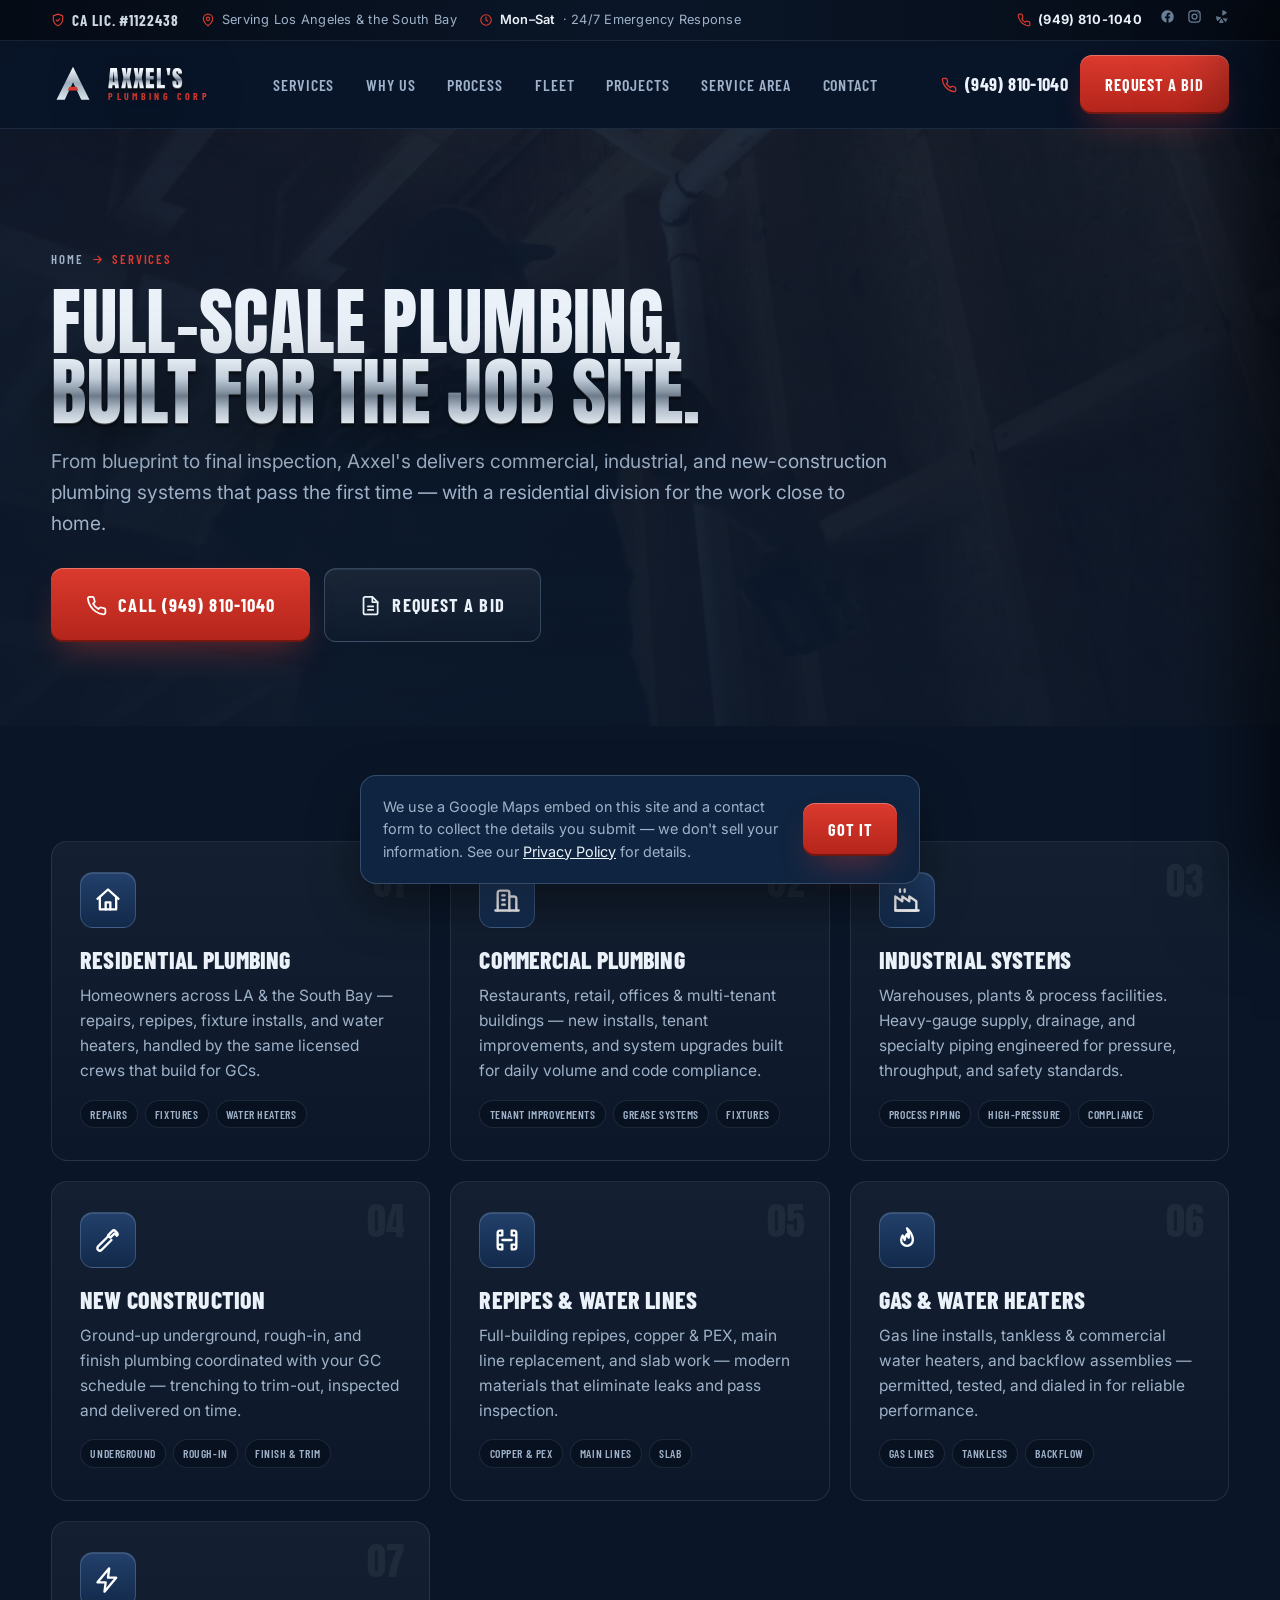
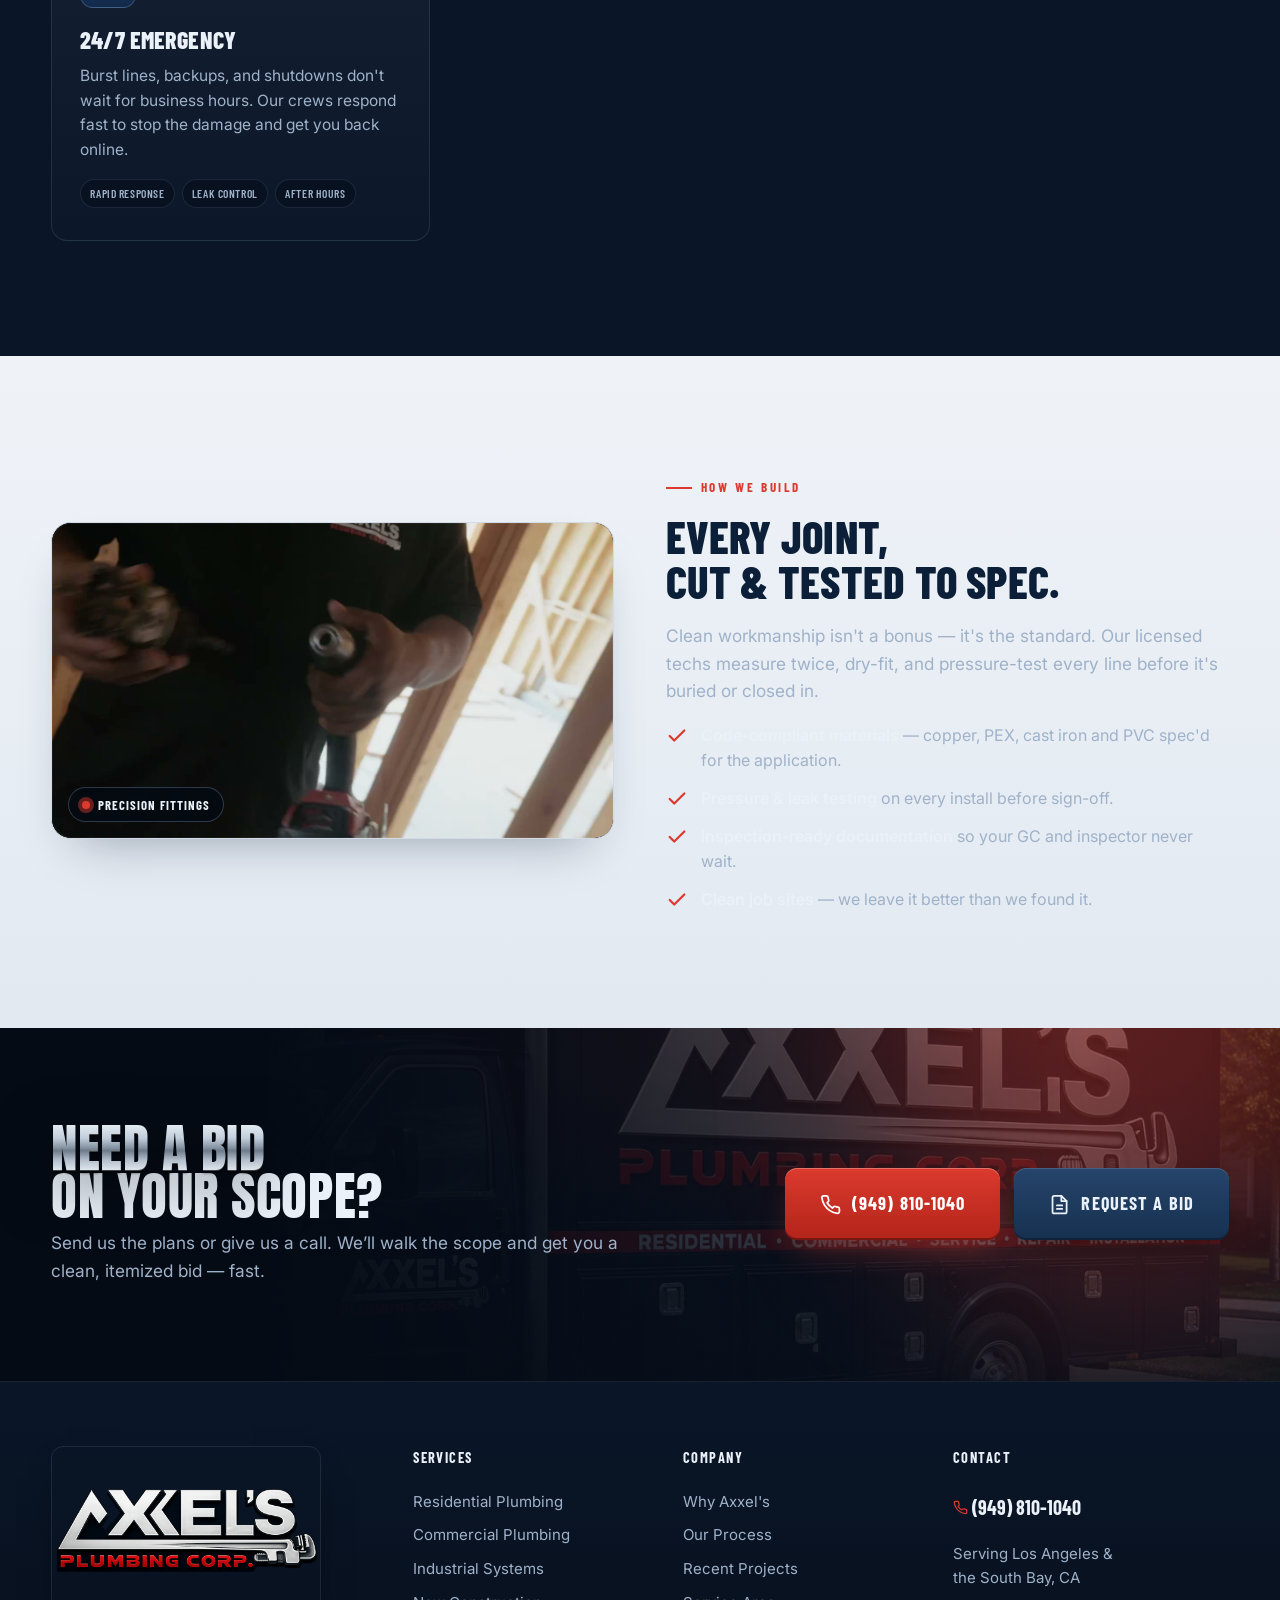
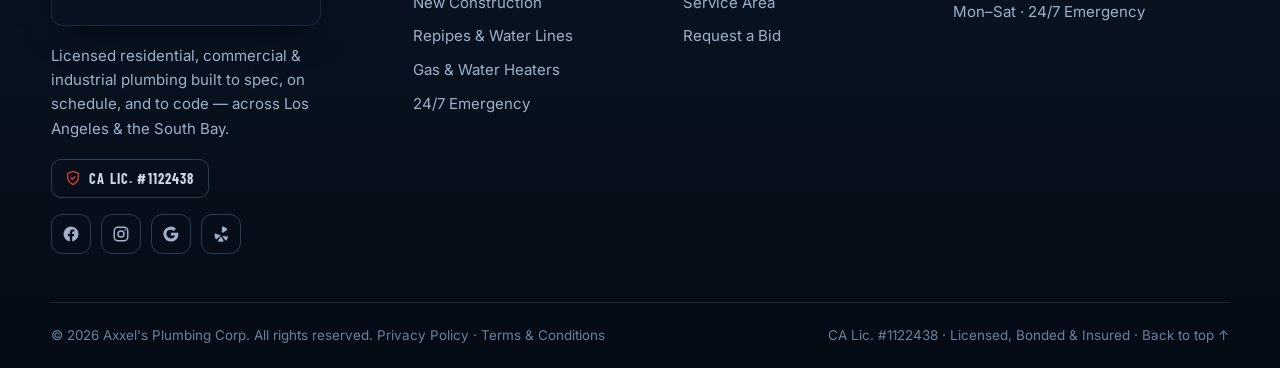
<file: services.html>
<!DOCTYPE html>
<html lang="en">
<head>
<meta charset="UTF-8" />
<meta name="viewport" content="width=device-width, initial-scale=1.0" />
<title>Plumbing Services — Residential, Commercial &amp; Industrial | Axxel's Plumbing Corp</title>
<meta name="description" content="Residential, commercial, industrial, new-construction, repipe, gas &amp; water heater, and 24/7 emergency plumbing across LA &amp; the South Bay. CA Lic. #1122438." />
<meta name="theme-color" content="#0a1628" />
<link rel="preconnect" href="https://fonts.googleapis.com" />
<link rel="preconnect" href="https://fonts.gstatic.com" crossorigin />
<link href="https://fonts.googleapis.com/css2?family=Anton&family=Barlow+Condensed:wght@500;600;700;800&family=Inter:wght@400;500;600;700;800&display=swap" rel="stylesheet" />

<link rel="stylesheet" href="css/site.css" />
</head>
<body>

<svg width="0" height="0" style="position:absolute" aria-hidden="true">
  <defs>
    <symbol id="i-phone" viewBox="0 0 24 24" fill="none" stroke="currentColor" stroke-width="2" stroke-linecap="round" stroke-linejoin="round"><path d="M22 16.92v3a2 2 0 0 1-2.18 2 19.79 19.79 0 0 1-8.63-3.07 19.5 19.5 0 0 1-6-6 19.79 19.79 0 0 1-3.07-8.67A2 2 0 0 1 4.11 2h3a2 2 0 0 1 2 1.72c.13.96.36 1.9.7 2.81a2 2 0 0 1-.45 2.11L8.09 9.91a16 16 0 0 0 6 6l1.27-1.27a2 2 0 0 1 2.11-.45c.9.34 1.85.57 2.81.7A2 2 0 0 1 22 16.92z"/></symbol>
    <symbol id="i-clock" viewBox="0 0 24 24" fill="none" stroke="currentColor" stroke-width="2" stroke-linecap="round" stroke-linejoin="round"><circle cx="12" cy="12" r="9"/><path d="M12 7v5l3 2"/></symbol>
    <symbol id="i-pin" viewBox="0 0 24 24" fill="none" stroke="currentColor" stroke-width="2" stroke-linecap="round" stroke-linejoin="round"><path d="M20 10c0 6-8 12-8 12s-8-6-8-12a8 8 0 0 1 16 0z"/><circle cx="12" cy="10" r="3"/></symbol>
    <symbol id="i-shield" viewBox="0 0 24 24" fill="none" stroke="currentColor" stroke-width="2" stroke-linecap="round" stroke-linejoin="round"><path d="M12 2 4 5v6c0 5 3.5 8.5 8 11 4.5-2.5 8-6 8-11V5l-8-3z"/><path d="m9 12 2 2 4-4"/></symbol>
    <symbol id="i-check" viewBox="0 0 24 24" fill="none" stroke="currentColor" stroke-width="2.4" stroke-linecap="round" stroke-linejoin="round"><path d="M20 6 9 17l-5-5"/></symbol>
    <symbol id="i-star" viewBox="0 0 24 24" fill="currentColor"><path d="m12 2 3.09 6.26L22 9.27l-5 4.87L18.18 22 12 18.56 5.82 22 7 14.14l-5-4.87 6.91-1.01L12 2z"/></symbol>
    <symbol id="i-wrench" viewBox="0 0 24 24" fill="none" stroke="currentColor" stroke-width="2" stroke-linecap="round" stroke-linejoin="round"><path d="M14.7 6.3a4 4 0 0 0-5.4 5.4L3 18l3 3 6.3-6.3a4 4 0 0 0 5.4-5.4l-2.3 2.3-2.7-.7-.7-2.7 2.4-2.2z"/></symbol>
    <symbol id="i-building" viewBox="0 0 24 24" fill="none" stroke="currentColor" stroke-width="2" stroke-linecap="round" stroke-linejoin="round"><path d="M4 21V6a2 2 0 0 1 2-2h6a2 2 0 0 1 2 2v15"/><path d="M14 9h4a2 2 0 0 1 2 2v10"/><path d="M2 21h20"/><path d="M8 8h2M8 12h2M8 16h2"/></symbol>
    <symbol id="i-factory" viewBox="0 0 24 24" fill="none" stroke="currentColor" stroke-width="2" stroke-linecap="round" stroke-linejoin="round"><path d="M2 21V9l6 4V9l6 4V9l6 4v8z"/><path d="M2 21h20"/><path d="M6 5V3M10 5V3"/></symbol>
    <symbol id="i-home" viewBox="0 0 24 24" fill="none" stroke="currentColor" stroke-width="2" stroke-linecap="round" stroke-linejoin="round"><path d="M3 11 12 3l9 8"/><path d="M5 10v10h14V10"/><path d="M10 20v-6h4v6"/></symbol>
    <symbol id="i-flame" viewBox="0 0 24 24" fill="none" stroke="currentColor" stroke-width="2" stroke-linecap="round" stroke-linejoin="round"><path d="M12 2s5 4.5 5 10a5 5 0 0 1-10 0c0-1.5.5-2.8 1.2-3.8C9 10 10 11 10 12c0-2 1-4 2-5 0 1.5 1 2.5 1.5 3 .5-1 .5-3-1.5-8z"/></symbol>
    <symbol id="i-pipe" viewBox="0 0 24 24" fill="none" stroke="currentColor" stroke-width="2" stroke-linecap="round" stroke-linejoin="round"><path d="M4 8V6a2 2 0 0 1 2-2h2M4 8h4V4M4 8v10a2 2 0 0 0 2 2h2v-4H4M16 4h2a2 2 0 0 1 2 2v2h-4V4M20 8v10a2 2 0 0 1-2 2h-2v-4h4M8 12h8"/></symbol>
    <symbol id="i-drop" viewBox="0 0 24 24" fill="none" stroke="currentColor" stroke-width="2" stroke-linecap="round" stroke-linejoin="round"><path d="M12 2.5S6 9 6 14a6 6 0 0 0 12 0c0-5-6-11.5-6-11.5z"/></symbol>
    <symbol id="i-gauge" viewBox="0 0 24 24" fill="none" stroke="currentColor" stroke-width="2" stroke-linecap="round" stroke-linejoin="round"><path d="M12 14a2 2 0 1 0 0-4 2 2 0 0 0 0 4z"/><path d="m14 12 4-4"/><path d="M4.9 19a9 9 0 1 1 14.2 0"/></symbol>
    <symbol id="i-cal" viewBox="0 0 24 24" fill="none" stroke="currentColor" stroke-width="2" stroke-linecap="round" stroke-linejoin="round"><rect x="3" y="4" width="18" height="18" rx="2"/><path d="M3 9h18M8 2v4M16 2v4"/></symbol>
    <symbol id="i-doc" viewBox="0 0 24 24" fill="none" stroke="currentColor" stroke-width="2" stroke-linecap="round" stroke-linejoin="round"><path d="M14 2H6a2 2 0 0 0-2 2v16a2 2 0 0 0 2 2h12a2 2 0 0 0 2-2V8z"/><path d="M14 2v6h6M9 13h6M9 17h6"/></symbol>
    <symbol id="i-hammer" viewBox="0 0 24 24" fill="none" stroke="currentColor" stroke-width="2" stroke-linecap="round" stroke-linejoin="round"><path d="m15 12-8.5 8.5a2.1 2.1 0 0 1-3-3L12 9"/><path d="M17.6 6.4 14 10l-2-2 3.6-3.6a2 2 0 0 1 2.8 0l1.2 1.2a2 2 0 0 1 0 2.8z"/></symbol>
    <symbol id="i-truck" viewBox="0 0 24 24" fill="none" stroke="currentColor" stroke-width="2" stroke-linecap="round" stroke-linejoin="round"><path d="M1 3h15v13H1z"/><path d="M16 8h4l3 3v5h-7z"/><circle cx="5.5" cy="18.5" r="2.5"/><circle cx="18.5" cy="18.5" r="2.5"/></symbol>
    <symbol id="i-search" viewBox="0 0 24 24" fill="none" stroke="currentColor" stroke-width="2" stroke-linecap="round" stroke-linejoin="round"><circle cx="11" cy="11" r="7"/><path d="m21 21-4.3-4.3"/></symbol>
    <symbol id="i-award" viewBox="0 0 24 24" fill="none" stroke="currentColor" stroke-width="2" stroke-linecap="round" stroke-linejoin="round"><circle cx="12" cy="8" r="6"/><path d="M8.5 13.5 7 22l5-3 5 3-1.5-8.5"/></symbol>
    <symbol id="i-bolt" viewBox="0 0 24 24" fill="none" stroke="currentColor" stroke-width="2" stroke-linecap="round" stroke-linejoin="round"><path d="M13 2 3 14h7l-1 8 10-12h-7z"/></symbol>
    <symbol id="i-store" viewBox="0 0 24 24" fill="none" stroke="currentColor" stroke-width="2" stroke-linecap="round" stroke-linejoin="round"><path d="M3 9 4 4h16l1 5M3 9v11h18V9M3 9h18M9 20v-6h6v6"/></symbol>
    <symbol id="i-hospital" viewBox="0 0 24 24" fill="none" stroke="currentColor" stroke-width="2" stroke-linecap="round" stroke-linejoin="round"><path d="M4 21V5a2 2 0 0 1 2-2h12a2 2 0 0 1 2 2v16M2 21h20M12 7v6M9 10h6"/></symbol>
    <symbol id="i-beds" viewBox="0 0 24 24" fill="none" stroke="currentColor" stroke-width="2" stroke-linecap="round" stroke-linejoin="round"><path d="M3 21V6a2 2 0 0 1 2-2h14a2 2 0 0 1 2 2v15M3 14h18M8 4v4M16 4v4"/></symbol>
    <symbol id="i-arrow" viewBox="0 0 24 24" fill="none" stroke="currentColor" stroke-width="2.2" stroke-linecap="round" stroke-linejoin="round"><path d="M5 12h14M13 6l6 6-6 6"/></symbol>
    <symbol id="i-mail" viewBox="0 0 24 24" fill="none" stroke="currentColor" stroke-width="2" stroke-linecap="round" stroke-linejoin="round"><rect x="2" y="4" width="20" height="16" rx="2"/><path d="m2 6 10 7L22 6"/></symbol>
    <symbol id="i-fb" viewBox="0 0 24 24" fill="currentColor"><path d="M22 12a10 10 0 1 0-11.6 9.9v-7H7.9V12h2.5V9.8c0-2.5 1.5-3.9 3.8-3.9 1.1 0 2.2.2 2.2.2v2.5h-1.3c-1.2 0-1.6.8-1.6 1.6V12h2.8l-.4 2.9h-2.3v7A10 10 0 0 0 22 12z"/></symbol>
    <symbol id="i-ig" viewBox="0 0 24 24" fill="none" stroke="currentColor" stroke-width="2"><rect x="3" y="3" width="18" height="18" rx="5"/><circle cx="12" cy="12" r="4"/><circle cx="17.5" cy="6.5" r="1" fill="currentColor" stroke="none"/></symbol>
    <symbol id="i-yelp" viewBox="0 0 24 24" fill="currentColor"><path d="M13.5 2.1 13 9.3c0 .9 1 1.4 1.7.9l5.3-3.6c.5-.4.5-1.1 0-1.6-1.6-1.6-3.9-2.6-6.1-3.1-.5-.1-1 .2-1 .7zM11 13.6l-6.6-2.2c-.5-.2-1 .2-1 .7-.1 2.3.4 4.6 1.5 6.6.3.5.9.5 1.3.1l4.9-4c.7-.6.4-1.7-.5-2zM11.6 15.6l-3.4 5.2c-.3.4-.1 1 .4 1.2 2 .6 4.2.6 6.2 0 .5-.2.7-.7.4-1.2l-2.5-4.4c-.4-.9-1.6-.8-1.5.2zM20.8 15.5l-5.3-1c-.9-.2-1.6.8-1 1.5l3.4 4.2c.3.4 1 .5 1.4 0 1.3-1.6 2-3.6 2.2-5.6.1-.6-.4-1-.9-1.1zM20.6 10.9l-5.6 3.6c.9-.5.9.5 0 0"/></symbol>
    <symbol id="i-google" viewBox="0 0 24 24" fill="currentColor"><path d="M21.8 12.2c0-.7-.1-1.4-.2-2H12v3.8h5.5a4.7 4.7 0 0 1-2 3.1v2.6h3.2c1.9-1.7 3-4.3 3-7.5z"/><path d="M12 22c2.7 0 5-.9 6.7-2.4l-3.2-2.6c-.9.6-2 .9-3.5.9-2.7 0-5-1.8-5.8-4.3H2.9v2.7A10 10 0 0 0 12 22z"/><path d="M6.2 13.6a6 6 0 0 1 0-3.8V7.1H2.9a10 10 0 0 0 0 9z"/><path d="M12 6.4c1.5 0 2.8.5 3.8 1.5l2.8-2.8A10 10 0 0 0 2.9 7.1l3.3 2.7C7 7.3 9.3 6.4 12 6.4z"/></symbol>
    <symbol id="i-plus" viewBox="0 0 24 24" fill="none" stroke="currentColor" stroke-width="2.4" stroke-linecap="round"><path d="M12 5v14M5 12h14"/></symbol>
    <symbol id="i-play" viewBox="0 0 24 24" fill="currentColor"><path d="M8 5v14l11-7z"/></symbol>
    <symbol id="i-quote" viewBox="0 0 24 24" fill="currentColor"><path d="M10 7H6a3 3 0 0 0-3 3v7h7v-7H6a1 1 0 0 1 1-1h3zM21 7h-4a3 3 0 0 0-3 3v7h7v-7h-4a1 1 0 0 1 1-1h3z"/></symbol>
    <symbol id="i-users" viewBox="0 0 24 24" fill="none" stroke="currentColor" stroke-width="2" stroke-linecap="round" stroke-linejoin="round"><path d="M16 21v-2a4 4 0 0 0-4-4H6a4 4 0 0 0-4 4v2"/><circle cx="9" cy="7" r="4"/><path d="M22 21v-2a4 4 0 0 0-3-3.87M16 3.13A4 4 0 0 1 16 11"/></symbol>
  </defs>
</svg>

<!-- ============================ TOP UTILITY BAR ============================ -->
<div class="utility">
  <div class="wrap">
    <div class="utility-left">
      <span class="util-lic"><svg><use href="#i-shield"/></svg> CA Lic. #1122438</span>
      <span class="util-item hide-sm"><svg><use href="#i-pin"/></svg> Serving Los Angeles &amp; the South Bay</span>
      <span class="util-item hide-sm"><svg><use href="#i-clock"/></svg> <b>Mon–Sat</b> · 24/7 Emergency Response</span>
    </div>
    <div class="utility-right">
      <a class="util-phone" href="tel:+19498101040"><svg><use href="#i-phone"/></svg> (949) 810-1040</a>
      <div class="util-socials">
        <a href="#" aria-label="Facebook"><svg><use href="#i-fb"/></svg></a>
        <a href="#" aria-label="Instagram"><svg><use href="#i-ig"/></svg></a>
        <a href="#" aria-label="Yelp"><svg><use href="#i-yelp"/></svg></a>
      </div>
    </div>
  </div>
</div>


<!-- ============================ NAV ============================ -->
<header class="nav" id="nav">
  <div class="wrap">
    <a href="#top" class="brand" aria-label="Axxel's Plumbing Corp home">
      <svg class="brand-mark" viewBox="0 0 48 48" fill="none" aria-hidden="true">
        <path d="M24 4 6 40h9l9-19 9 19h9L24 4z" fill="url(#gmark)"/>
        <path d="M18 30h12l-2-4H20l-2 4z" fill="#dc3a2e"/>
        <defs><linearGradient id="gmark" x1="24" y1="4" x2="24" y2="40" gradientUnits="userSpaceOnUse"><stop stop-color="#fff"/><stop offset=".5" stop-color="#9fb0bf"/><stop offset="1" stop-color="#dfe8ef"/></linearGradient></defs>
      </svg>
      <span class="brand-word">
        <span class="a chrome">AXXEL'S</span>
        <span class="p">Plumbing Corp</span>
      </span>
    </a>

    <nav class="nav-links">
      <a href="services.html">Services</a>
      <a href="why-us.html">Why Us</a>
      <a href="process.html">Process</a>
      <a href="fleet.html">Fleet</a>
      <a href="projects.html">Projects</a>
      <a href="service-area.html">Service Area</a>
      <a href="contact.html">Contact</a>
    </nav>

    <div class="nav-cta">
      <a class="nav-phone" href="tel:+19498101040"><svg><use href="#i-phone"/></svg><span>(949) 810-1040</span></a>
      <a class="btn btn-red" href="contact.html">Request a Bid</a>
    </div>

    <button class="nav-toggle" id="navToggle" aria-label="Open menu" aria-expanded="false">
      <span></span><span></span><span></span>
    </button>
  </div>
</header>


<!-- mobile drawer -->
<div class="drawer" id="drawer">
  <div class="drawer-scrim" data-close></div>
  <div class="drawer-panel">
    <div class="dh">
      <span class="brand-word"><span class="a chrome" style="font-size:1.3rem">AXXEL'S</span><span class="p">Plumbing Corp</span></span>
      <button class="drawer-close" data-close aria-label="Close menu">&times;</button>
    </div>
    <a class="dl" href="services.html" data-close>Services</a>
    <a class="dl" href="why-us.html" data-close>Why Us</a>
    <a class="dl" href="process.html" data-close>Process</a>
    <a class="dl" href="fleet.html" data-close>Fleet</a>
    <a class="dl" href="projects.html" data-close>Projects</a>
    <a class="dl" href="service-area.html" data-close>Service Area</a>
    <a class="dl" href="contact.html" data-close>Contact</a>
    <div class="drawer-foot">
      <a class="btn btn-steel" href="tel:+19498101040"><svg><use href="#i-phone"/></svg> (949) 810-1040</a>
      <a class="btn btn-red" href="contact.html" data-close>Request a Bid</a>
    </div>
  </div>
</div>


<span id="top"></span>

<section class="pagehead">
  <div class="pagehead-media">
    <video data-autoplay autoplay muted loop playsinline preload="metadata" poster="video/poster-install.jpg"><source src="video/clip-install.mp4" type="video/mp4"></video>
  </div>
  <div class="wrap">
    <div class="crumbs reveal"><a href="index.html">Home</a> <svg><use href="#i-arrow"/></svg> <span class="cur">Services</span></div>
    <h1 class="reveal" data-d="1">Full-Scale Plumbing,<br><span class="chrome">Built For The Job Site.</span></h1>
    <p class="lead reveal" data-d="2">From blueprint to final inspection, Axxel's delivers commercial, industrial, and new-construction plumbing systems that pass the first time — with a residential division for the work close to home.</p>
    <div class="ph-cta">
      <a class="btn btn-red btn-lg" href="tel:+19498101040"><svg><use href="#i-phone"/></svg> Call (949) 810-1040</a>
      <a class="btn btn-ghost btn-lg" href="contact.html"><svg><use href="#i-doc"/></svg> Request a Bid</a>
    </div>
  </div>
</section>

<section class="sec">
  <div class="wrap">
    <div class="svc-grid">
      <article class="svc reveal"><span class="svc-num">01</span><div class="svc-ico"><svg><use href="#i-home"/></svg></div><h3>Residential Plumbing</h3><p>Homeowners across LA &amp; the South Bay — repairs, repipes, fixture installs, and water heaters, handled by the same licensed crews that build for GCs.</p><div class="svc-tags"><span>Repairs</span><span>Fixtures</span><span>Water Heaters</span></div></article>
      <article class="svc reveal" data-d="1"><span class="svc-num">02</span><div class="svc-ico"><svg><use href="#i-building"/></svg></div><h3>Commercial Plumbing</h3><p>Restaurants, retail, offices &amp; multi-tenant buildings — new installs, tenant improvements, and system upgrades built for daily volume and code compliance.</p><div class="svc-tags"><span>Tenant Improvements</span><span>Grease Systems</span><span>Fixtures</span></div></article>
      <article class="svc reveal" data-d="2"><span class="svc-num">03</span><div class="svc-ico"><svg><use href="#i-factory"/></svg></div><h3>Industrial Systems</h3><p>Warehouses, plants &amp; process facilities. Heavy-gauge supply, drainage, and specialty piping engineered for pressure, throughput, and safety standards.</p><div class="svc-tags"><span>Process Piping</span><span>High-Pressure</span><span>Compliance</span></div></article>
      <article class="svc reveal"><span class="svc-num">04</span><div class="svc-ico"><svg><use href="#i-hammer"/></svg></div><h3>New Construction</h3><p>Ground-up underground, rough-in, and finish plumbing coordinated with your GC schedule — trenching to trim-out, inspected and delivered on time.</p><div class="svc-tags"><span>Underground</span><span>Rough-In</span><span>Finish &amp; Trim</span></div></article>
      <article class="svc reveal" data-d="1"><span class="svc-num">05</span><div class="svc-ico"><svg><use href="#i-pipe"/></svg></div><h3>Repipes &amp; Water Lines</h3><p>Full-building repipes, copper &amp; PEX, main line replacement, and slab work — modern materials that eliminate leaks and pass inspection.</p><div class="svc-tags"><span>Copper &amp; PEX</span><span>Main Lines</span><span>Slab</span></div></article>
      <article class="svc reveal" data-d="2"><span class="svc-num">06</span><div class="svc-ico"><svg><use href="#i-flame"/></svg></div><h3>Gas &amp; Water Heaters</h3><p>Gas line installs, tankless &amp; commercial water heaters, and backflow assemblies — permitted, tested, and dialed in for reliable performance.</p><div class="svc-tags"><span>Gas Lines</span><span>Tankless</span><span>Backflow</span></div></article>
      <article class="svc reveal"><span class="svc-num">07</span><div class="svc-ico"><svg><use href="#i-bolt"/></svg></div><h3>24/7 Emergency</h3><p>Burst lines, backups, and shutdowns don't wait for business hours. Our crews respond fast to stop the damage and get you back online.</p><div class="svc-tags"><span>Rapid Response</span><span>Leak Control</span><span>After Hours</span></div></article>
    </div>
  </div>
</section>

<section class="sec theme-light">
  <div class="wrap">
    <div class="vsplit">
      <div class="vsplit-media reveal"><div class="vid reveal">
        <video data-autoplay muted loop playsinline preload="none" poster="video/poster-fitting.jpg"><source src="video/clip-fitting.mp4" type="video/mp4"></video>
        <span class="vid-tag"><span class="dot"></span> Precision Fittings</span>
      </div></div>
      <div class="reveal" data-d="1">
        <span class="kicker">How We Build</span>
        <h2 style="font-size:clamp(1.9rem,4vw,2.8rem);margin-bottom:.4em">Every Joint,<br><span class="chrome">Cut &amp; Tested To Spec.</span></h2>
        <p class="lead-lg">Clean workmanship isn't a bonus — it's the standard. Our licensed techs measure twice, dry-fit, and pressure-test every line before it's buried or closed in.</p>
        <ul class="ticklist">
          <li><svg><use href="#i-check"/></svg><span><b>Code-compliant materials</b> — copper, PEX, cast iron and PVC spec'd for the application.</span></li>
          <li><svg><use href="#i-check"/></svg><span><b>Pressure &amp; leak testing</b> on every install before sign-off.</span></li>
          <li><svg><use href="#i-check"/></svg><span><b>Inspection-ready documentation</b> so your GC and inspector never wait.</span></li>
          <li><svg><use href="#i-check"/></svg><span><b>Clean job sites</b> — we leave it better than we found it.</span></li>
        </ul>
      </div>
    </div>
  </div>
</section>

<section class="ctaband">
  <div class="ctaband-photo"><img src="img/truck.jpg" alt="" aria-hidden="true" onerror="this.parentElement.style.display='none'"></div>
  <div class="glow"></div>
  <div class="wrap ctaband-inner">
    <div class="reveal">
      <h2 class="anton"><span class="chrome">Need A Bid</span><br>On Your Scope?</h2>
      <p>Send us the plans or give us a call. We&rsquo;ll walk the scope and get you a clean, itemized bid — fast.</p>
    </div>
    <div class="ctaband-actions reveal" data-d="1">
      <a class="btn btn-red btn-lg" href="tel:+19498101040"><svg><use href="#i-phone"/></svg> (949) 810-1040</a>
      <a class="btn btn-steel btn-lg" href="contact.html"><svg><use href="#i-doc"/></svg> Request a Bid</a>
    </div>
  </div>
</section>


<!-- ============================ FOOTER ============================ -->
<footer class="footer">
  <div class="wrap">
    <div class="foot-grid">
      <div class="foot-brand">
        <img src="logo.png" alt="Axxel's Plumbing Corp" class="foot-logo"
             onerror="this.outerHTML='&lt;span class=\'brand-word\'&gt;&lt;span class=\'a chrome\'&gt;AXXEL\'S&lt;/span&gt;&lt;span class=\'p\'&gt;Plumbing Corp&lt;/span&gt;&lt;/span&gt;'">
        <p class="foot-about">Licensed residential, commercial &amp; industrial plumbing built to spec, on schedule, and to code — across Los Angeles &amp; the South Bay.</p>
        <span class="foot-lic"><svg style="width:16px;height:16px;color:var(--red)"><use href="#i-shield"/></svg> CA Lic. #1122438</span>
        <div class="foot-socials">
          <a href="#" aria-label="Facebook"><svg><use href="#i-fb"/></svg></a>
          <a href="#" aria-label="Instagram"><svg><use href="#i-ig"/></svg></a>
          <a href="#" aria-label="Google"><svg><use href="#i-google"/></svg></a>
          <a href="#" aria-label="Yelp"><svg><use href="#i-yelp"/></svg></a>
        </div>
      </div>
      <div class="foot-col">
        <h5>Services</h5>
        <a href="services.html">Residential Plumbing</a>
        <a href="services.html">Commercial Plumbing</a>
        <a href="services.html">Industrial Systems</a>
        <a href="services.html">New Construction</a>
        <a href="services.html">Repipes &amp; Water Lines</a>
        <a href="services.html">Gas &amp; Water Heaters</a>
        <a href="services.html">24/7 Emergency</a>
      </div>
      <div class="foot-col">
        <h5>Company</h5>
        <a href="why-us.html">Why Axxel's</a>
        <a href="process.html">Our Process</a>
        <a href="projects.html">Recent Projects</a>
        <a href="service-area.html">Service Area</a>
        <a href="contact.html">Request a Bid</a>
      </div>
      <div class="foot-col foot-phones">
        <h5>Contact</h5>
        <a href="tel:+19498101040"><svg style="width:15px;height:15px;color:var(--red)"><use href="#i-phone"/></svg> (949) 810-1040</a>
        <p style="margin-top:8px">Serving Los Angeles &amp;<br>the South Bay, CA</p>
        <p>Mon–Sat · 24/7 Emergency</p>
      </div>
    </div>
    <div class="foot-bar">
      <span>© <span id="year">2026</span> Axxel's Plumbing Corp. All rights reserved. <a href="privacy.html">Privacy Policy</a> · <a href="terms.html">Terms &amp; Conditions</a></span>
      <span>CA Lic. #1122438 · Licensed, Bonded &amp; Insured · <a href="#top">Back to top ↑</a></span>
    </div>
  </div>
</footer>


<!-- ============================ STICKY MOBILE CALL BAR ============================ -->
<div class="callbar">
  <a class="btn btn-red" href="tel:+19498101040"><svg><use href="#i-phone"/></svg> Call Now</a>
  <a class="btn btn-steel" href="contact.html"><svg><use href="#i-doc"/></svg> Get a Bid</a>
</div>


<script src="js/site.js"></script>

</body>
</html>
</file>
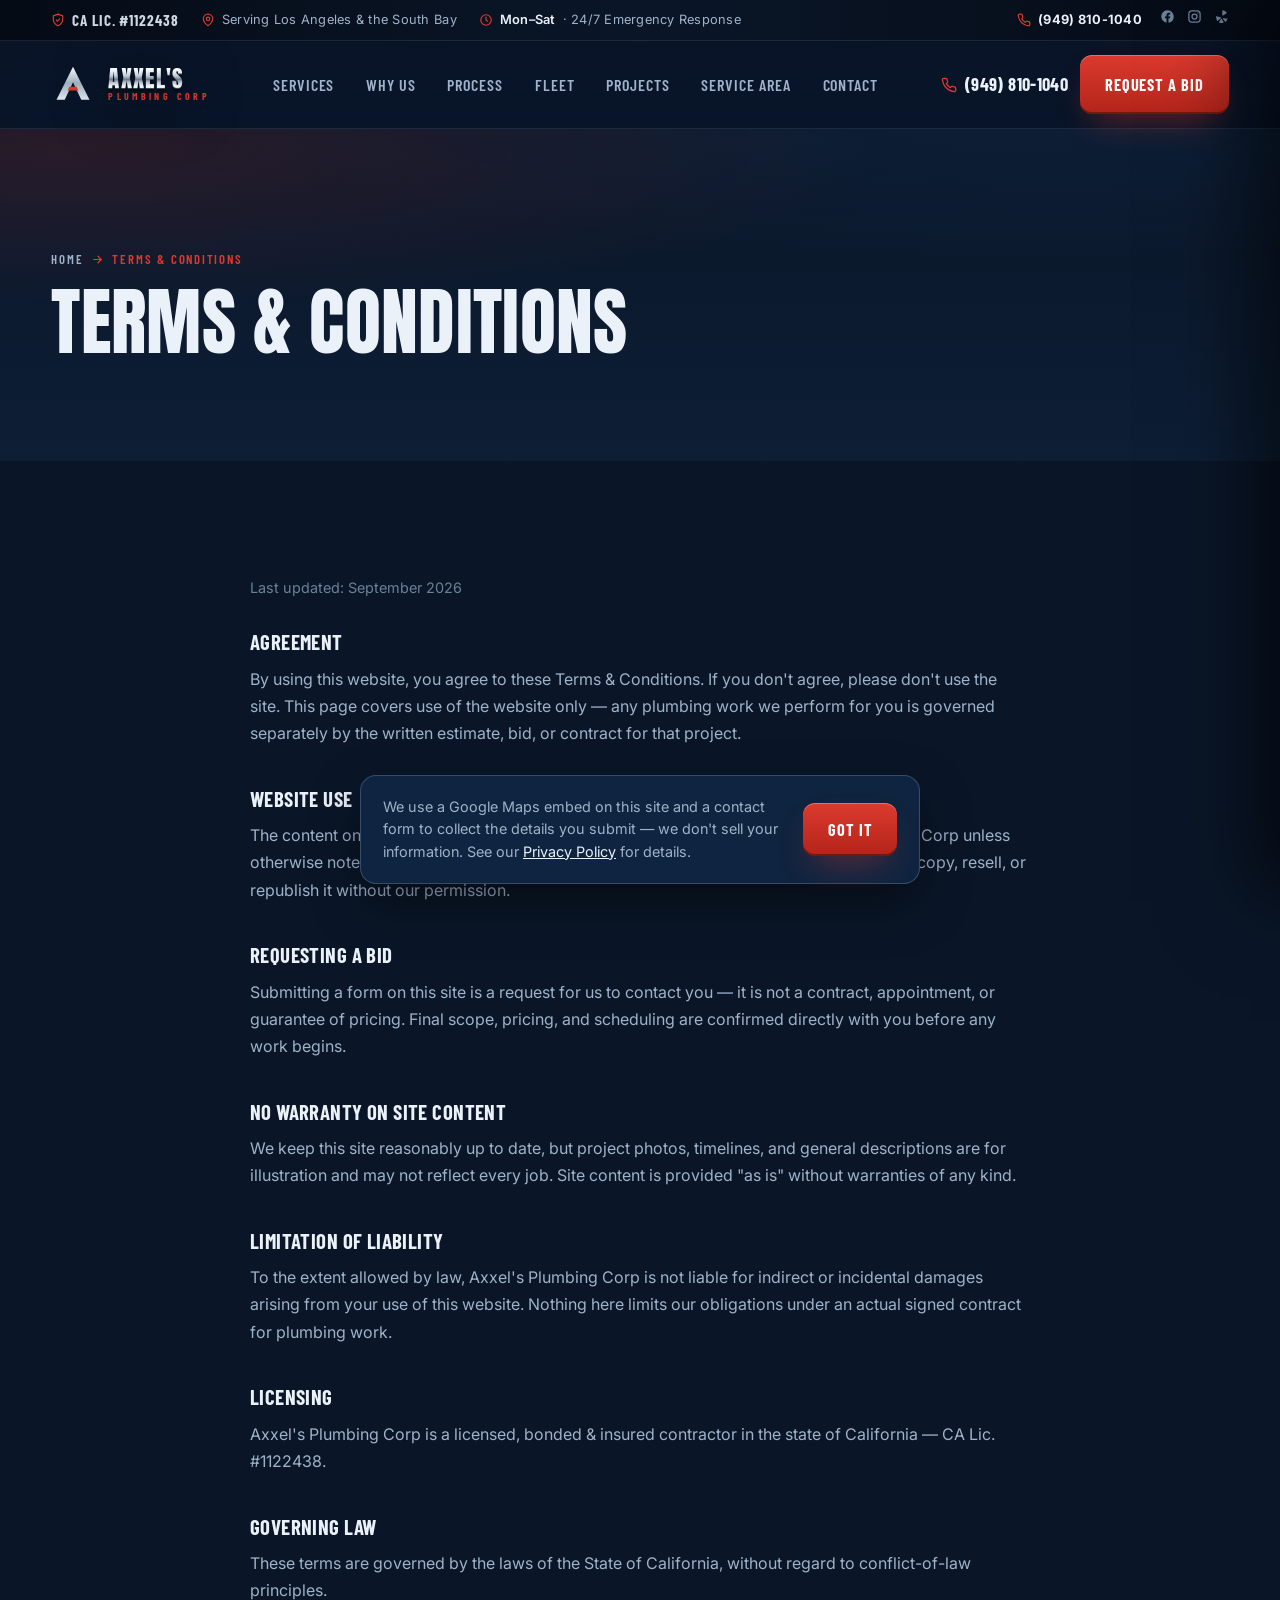
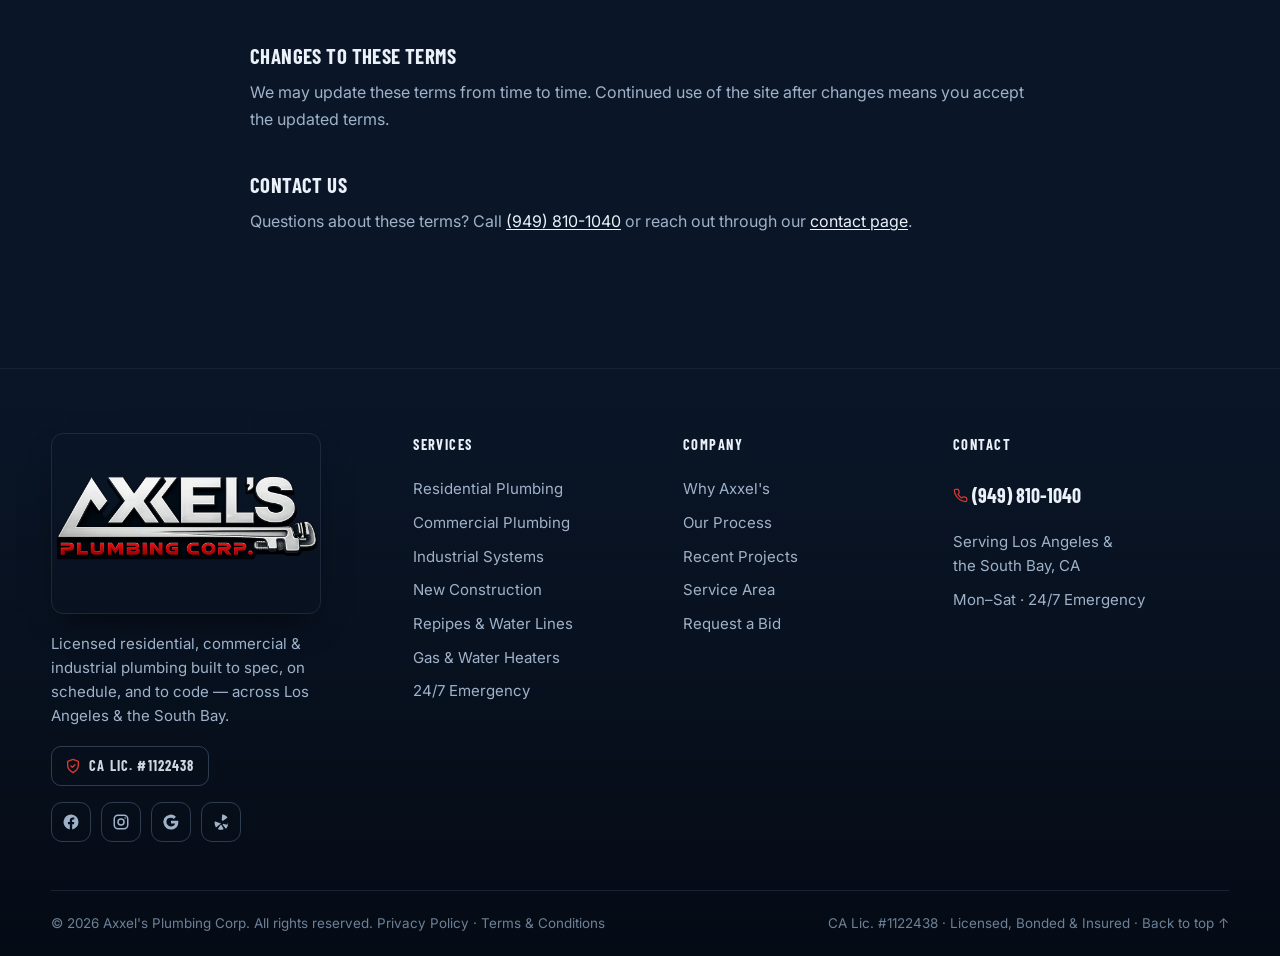
<file: terms.html>
<!DOCTYPE html>
<html lang="en">
<head>
<meta charset="UTF-8" />
<meta name="viewport" content="width=device-width, initial-scale=1.0" />
<title>Terms &amp; Conditions | Axxel's Plumbing Corp</title>
<meta name="description" content="Terms &amp; conditions for using the Axxel's Plumbing Corp website. CA Lic. #1122438." />
<meta name="theme-color" content="#0a1628" />
<link rel="preconnect" href="https://fonts.googleapis.com" />
<link rel="preconnect" href="https://fonts.gstatic.com" crossorigin />
<link href="https://fonts.googleapis.com/css2?family=Anton&family=Barlow+Condensed:wght@500;600;700;800&family=Inter:wght@400;500;600;700;800&display=swap" rel="stylesheet" />

<link rel="stylesheet" href="css/site.css" />
</head>
<body>

<svg width="0" height="0" style="position:absolute" aria-hidden="true">
  <defs>
    <symbol id="i-phone" viewBox="0 0 24 24" fill="none" stroke="currentColor" stroke-width="2" stroke-linecap="round" stroke-linejoin="round"><path d="M22 16.92v3a2 2 0 0 1-2.18 2 19.79 19.79 0 0 1-8.63-3.07 19.5 19.5 0 0 1-6-6 19.79 19.79 0 0 1-3.07-8.67A2 2 0 0 1 4.11 2h3a2 2 0 0 1 2 1.72c.13.96.36 1.9.7 2.81a2 2 0 0 1-.45 2.11L8.09 9.91a16 16 0 0 0 6 6l1.27-1.27a2 2 0 0 1 2.11-.45c.9.34 1.85.57 2.81.7A2 2 0 0 1 22 16.92z"/></symbol>
    <symbol id="i-clock" viewBox="0 0 24 24" fill="none" stroke="currentColor" stroke-width="2" stroke-linecap="round" stroke-linejoin="round"><circle cx="12" cy="12" r="9"/><path d="M12 7v5l3 2"/></symbol>
    <symbol id="i-pin" viewBox="0 0 24 24" fill="none" stroke="currentColor" stroke-width="2" stroke-linecap="round" stroke-linejoin="round"><path d="M20 10c0 6-8 12-8 12s-8-6-8-12a8 8 0 0 1 16 0z"/><circle cx="12" cy="10" r="3"/></symbol>
    <symbol id="i-shield" viewBox="0 0 24 24" fill="none" stroke="currentColor" stroke-width="2" stroke-linecap="round" stroke-linejoin="round"><path d="M12 2 4 5v6c0 5 3.5 8.5 8 11 4.5-2.5 8-6 8-11V5l-8-3z"/><path d="m9 12 2 2 4-4"/></symbol>
    <symbol id="i-check" viewBox="0 0 24 24" fill="none" stroke="currentColor" stroke-width="2.4" stroke-linecap="round" stroke-linejoin="round"><path d="M20 6 9 17l-5-5"/></symbol>
    <symbol id="i-star" viewBox="0 0 24 24" fill="currentColor"><path d="m12 2 3.09 6.26L22 9.27l-5 4.87L18.18 22 12 18.56 5.82 22 7 14.14l-5-4.87 6.91-1.01L12 2z"/></symbol>
    <symbol id="i-wrench" viewBox="0 0 24 24" fill="none" stroke="currentColor" stroke-width="2" stroke-linecap="round" stroke-linejoin="round"><path d="M14.7 6.3a4 4 0 0 0-5.4 5.4L3 18l3 3 6.3-6.3a4 4 0 0 0 5.4-5.4l-2.3 2.3-2.7-.7-.7-2.7 2.4-2.2z"/></symbol>
    <symbol id="i-building" viewBox="0 0 24 24" fill="none" stroke="currentColor" stroke-width="2" stroke-linecap="round" stroke-linejoin="round"><path d="M4 21V6a2 2 0 0 1 2-2h6a2 2 0 0 1 2 2v15"/><path d="M14 9h4a2 2 0 0 1 2 2v10"/><path d="M2 21h20"/><path d="M8 8h2M8 12h2M8 16h2"/></symbol>
    <symbol id="i-factory" viewBox="0 0 24 24" fill="none" stroke="currentColor" stroke-width="2" stroke-linecap="round" stroke-linejoin="round"><path d="M2 21V9l6 4V9l6 4V9l6 4v8z"/><path d="M2 21h20"/><path d="M6 5V3M10 5V3"/></symbol>
    <symbol id="i-home" viewBox="0 0 24 24" fill="none" stroke="currentColor" stroke-width="2" stroke-linecap="round" stroke-linejoin="round"><path d="M3 11 12 3l9 8"/><path d="M5 10v10h14V10"/><path d="M10 20v-6h4v6"/></symbol>
    <symbol id="i-flame" viewBox="0 0 24 24" fill="none" stroke="currentColor" stroke-width="2" stroke-linecap="round" stroke-linejoin="round"><path d="M12 2s5 4.5 5 10a5 5 0 0 1-10 0c0-1.5.5-2.8 1.2-3.8C9 10 10 11 10 12c0-2 1-4 2-5 0 1.5 1 2.5 1.5 3 .5-1 .5-3-1.5-8z"/></symbol>
    <symbol id="i-pipe" viewBox="0 0 24 24" fill="none" stroke="currentColor" stroke-width="2" stroke-linecap="round" stroke-linejoin="round"><path d="M4 8V6a2 2 0 0 1 2-2h2M4 8h4V4M4 8v10a2 2 0 0 0 2 2h2v-4H4M16 4h2a2 2 0 0 1 2 2v2h-4V4M20 8v10a2 2 0 0 1-2 2h-2v-4h4M8 12h8"/></symbol>
    <symbol id="i-drop" viewBox="0 0 24 24" fill="none" stroke="currentColor" stroke-width="2" stroke-linecap="round" stroke-linejoin="round"><path d="M12 2.5S6 9 6 14a6 6 0 0 0 12 0c0-5-6-11.5-6-11.5z"/></symbol>
    <symbol id="i-gauge" viewBox="0 0 24 24" fill="none" stroke="currentColor" stroke-width="2" stroke-linecap="round" stroke-linejoin="round"><path d="M12 14a2 2 0 1 0 0-4 2 2 0 0 0 0 4z"/><path d="m14 12 4-4"/><path d="M4.9 19a9 9 0 1 1 14.2 0"/></symbol>
    <symbol id="i-cal" viewBox="0 0 24 24" fill="none" stroke="currentColor" stroke-width="2" stroke-linecap="round" stroke-linejoin="round"><rect x="3" y="4" width="18" height="18" rx="2"/><path d="M3 9h18M8 2v4M16 2v4"/></symbol>
    <symbol id="i-doc" viewBox="0 0 24 24" fill="none" stroke="currentColor" stroke-width="2" stroke-linecap="round" stroke-linejoin="round"><path d="M14 2H6a2 2 0 0 0-2 2v16a2 2 0 0 0 2 2h12a2 2 0 0 0 2-2V8z"/><path d="M14 2v6h6M9 13h6M9 17h6"/></symbol>
    <symbol id="i-hammer" viewBox="0 0 24 24" fill="none" stroke="currentColor" stroke-width="2" stroke-linecap="round" stroke-linejoin="round"><path d="m15 12-8.5 8.5a2.1 2.1 0 0 1-3-3L12 9"/><path d="M17.6 6.4 14 10l-2-2 3.6-3.6a2 2 0 0 1 2.8 0l1.2 1.2a2 2 0 0 1 0 2.8z"/></symbol>
    <symbol id="i-truck" viewBox="0 0 24 24" fill="none" stroke="currentColor" stroke-width="2" stroke-linecap="round" stroke-linejoin="round"><path d="M1 3h15v13H1z"/><path d="M16 8h4l3 3v5h-7z"/><circle cx="5.5" cy="18.5" r="2.5"/><circle cx="18.5" cy="18.5" r="2.5"/></symbol>
    <symbol id="i-search" viewBox="0 0 24 24" fill="none" stroke="currentColor" stroke-width="2" stroke-linecap="round" stroke-linejoin="round"><circle cx="11" cy="11" r="7"/><path d="m21 21-4.3-4.3"/></symbol>
    <symbol id="i-award" viewBox="0 0 24 24" fill="none" stroke="currentColor" stroke-width="2" stroke-linecap="round" stroke-linejoin="round"><circle cx="12" cy="8" r="6"/><path d="M8.5 13.5 7 22l5-3 5 3-1.5-8.5"/></symbol>
    <symbol id="i-bolt" viewBox="0 0 24 24" fill="none" stroke="currentColor" stroke-width="2" stroke-linecap="round" stroke-linejoin="round"><path d="M13 2 3 14h7l-1 8 10-12h-7z"/></symbol>
    <symbol id="i-store" viewBox="0 0 24 24" fill="none" stroke="currentColor" stroke-width="2" stroke-linecap="round" stroke-linejoin="round"><path d="M3 9 4 4h16l1 5M3 9v11h18V9M3 9h18M9 20v-6h6v6"/></symbol>
    <symbol id="i-hospital" viewBox="0 0 24 24" fill="none" stroke="currentColor" stroke-width="2" stroke-linecap="round" stroke-linejoin="round"><path d="M4 21V5a2 2 0 0 1 2-2h12a2 2 0 0 1 2 2v16M2 21h20M12 7v6M9 10h6"/></symbol>
    <symbol id="i-beds" viewBox="0 0 24 24" fill="none" stroke="currentColor" stroke-width="2" stroke-linecap="round" stroke-linejoin="round"><path d="M3 21V6a2 2 0 0 1 2-2h14a2 2 0 0 1 2 2v15M3 14h18M8 4v4M16 4v4"/></symbol>
    <symbol id="i-arrow" viewBox="0 0 24 24" fill="none" stroke="currentColor" stroke-width="2.2" stroke-linecap="round" stroke-linejoin="round"><path d="M5 12h14M13 6l6 6-6 6"/></symbol>
    <symbol id="i-mail" viewBox="0 0 24 24" fill="none" stroke="currentColor" stroke-width="2" stroke-linecap="round" stroke-linejoin="round"><rect x="2" y="4" width="20" height="16" rx="2"/><path d="m2 6 10 7L22 6"/></symbol>
    <symbol id="i-fb" viewBox="0 0 24 24" fill="currentColor"><path d="M22 12a10 10 0 1 0-11.6 9.9v-7H7.9V12h2.5V9.8c0-2.5 1.5-3.9 3.8-3.9 1.1 0 2.2.2 2.2.2v2.5h-1.3c-1.2 0-1.6.8-1.6 1.6V12h2.8l-.4 2.9h-2.3v7A10 10 0 0 0 22 12z"/></symbol>
    <symbol id="i-ig" viewBox="0 0 24 24" fill="none" stroke="currentColor" stroke-width="2"><rect x="3" y="3" width="18" height="18" rx="5"/><circle cx="12" cy="12" r="4"/><circle cx="17.5" cy="6.5" r="1" fill="currentColor" stroke="none"/></symbol>
    <symbol id="i-yelp" viewBox="0 0 24 24" fill="currentColor"><path d="M13.5 2.1 13 9.3c0 .9 1 1.4 1.7.9l5.3-3.6c.5-.4.5-1.1 0-1.6-1.6-1.6-3.9-2.6-6.1-3.1-.5-.1-1 .2-1 .7zM11 13.6l-6.6-2.2c-.5-.2-1 .2-1 .7-.1 2.3.4 4.6 1.5 6.6.3.5.9.5 1.3.1l4.9-4c.7-.6.4-1.7-.5-2zM11.6 15.6l-3.4 5.2c-.3.4-.1 1 .4 1.2 2 .6 4.2.6 6.2 0 .5-.2.7-.7.4-1.2l-2.5-4.4c-.4-.9-1.6-.8-1.5.2zM20.8 15.5l-5.3-1c-.9-.2-1.6.8-1 1.5l3.4 4.2c.3.4 1 .5 1.4 0 1.3-1.6 2-3.6 2.2-5.6.1-.6-.4-1-.9-1.1zM20.6 10.9l-5.6 3.6c.9-.5.9.5 0 0"/></symbol>
    <symbol id="i-google" viewBox="0 0 24 24" fill="currentColor"><path d="M21.8 12.2c0-.7-.1-1.4-.2-2H12v3.8h5.5a4.7 4.7 0 0 1-2 3.1v2.6h3.2c1.9-1.7 3-4.3 3-7.5z"/><path d="M12 22c2.7 0 5-.9 6.7-2.4l-3.2-2.6c-.9.6-2 .9-3.5.9-2.7 0-5-1.8-5.8-4.3H2.9v2.7A10 10 0 0 0 12 22z"/><path d="M6.2 13.6a6 6 0 0 1 0-3.8V7.1H2.9a10 10 0 0 0 0 9z"/><path d="M12 6.4c1.5 0 2.8.5 3.8 1.5l2.8-2.8A10 10 0 0 0 2.9 7.1l3.3 2.7C7 7.3 9.3 6.4 12 6.4z"/></symbol>
    <symbol id="i-plus" viewBox="0 0 24 24" fill="none" stroke="currentColor" stroke-width="2.4" stroke-linecap="round"><path d="M12 5v14M5 12h14"/></symbol>
    <symbol id="i-play" viewBox="0 0 24 24" fill="currentColor"><path d="M8 5v14l11-7z"/></symbol>
    <symbol id="i-quote" viewBox="0 0 24 24" fill="currentColor"><path d="M10 7H6a3 3 0 0 0-3 3v7h7v-7H6a1 1 0 0 1 1-1h3zM21 7h-4a3 3 0 0 0-3 3v7h7v-7h-4a1 1 0 0 1 1-1h3z"/></symbol>
    <symbol id="i-users" viewBox="0 0 24 24" fill="none" stroke="currentColor" stroke-width="2" stroke-linecap="round" stroke-linejoin="round"><path d="M16 21v-2a4 4 0 0 0-4-4H6a4 4 0 0 0-4 4v2"/><circle cx="9" cy="7" r="4"/><path d="M22 21v-2a4 4 0 0 0-3-3.87M16 3.13A4 4 0 0 1 16 11"/></symbol>
  </defs>
</svg>

<!-- ============================ TOP UTILITY BAR ============================ -->
<div class="utility">
  <div class="wrap">
    <div class="utility-left">
      <span class="util-lic"><svg><use href="#i-shield"/></svg> CA Lic. #1122438</span>
      <span class="util-item hide-sm"><svg><use href="#i-pin"/></svg> Serving Los Angeles &amp; the South Bay</span>
      <span class="util-item hide-sm"><svg><use href="#i-clock"/></svg> <b>Mon–Sat</b> · 24/7 Emergency Response</span>
    </div>
    <div class="utility-right">
      <a class="util-phone" href="tel:+19498101040"><svg><use href="#i-phone"/></svg> (949) 810-1040</a>
      <div class="util-socials">
        <a href="#" aria-label="Facebook"><svg><use href="#i-fb"/></svg></a>
        <a href="#" aria-label="Instagram"><svg><use href="#i-ig"/></svg></a>
        <a href="#" aria-label="Yelp"><svg><use href="#i-yelp"/></svg></a>
      </div>
    </div>
  </div>
</div>


<!-- ============================ NAV ============================ -->
<header class="nav" id="nav">
  <div class="wrap">
    <a href="#top" class="brand" aria-label="Axxel's Plumbing Corp home">
      <svg class="brand-mark" viewBox="0 0 48 48" fill="none" aria-hidden="true">
        <path d="M24 4 6 40h9l9-19 9 19h9L24 4z" fill="url(#gmark)"/>
        <path d="M18 30h12l-2-4H20l-2 4z" fill="#dc3a2e"/>
        <defs><linearGradient id="gmark" x1="24" y1="4" x2="24" y2="40" gradientUnits="userSpaceOnUse"><stop stop-color="#fff"/><stop offset=".5" stop-color="#9fb0bf"/><stop offset="1" stop-color="#dfe8ef"/></linearGradient></defs>
      </svg>
      <span class="brand-word">
        <span class="a chrome">AXXEL'S</span>
        <span class="p">Plumbing Corp</span>
      </span>
    </a>

    <nav class="nav-links">
      <a href="services.html">Services</a>
      <a href="why-us.html">Why Us</a>
      <a href="process.html">Process</a>
      <a href="fleet.html">Fleet</a>
      <a href="projects.html">Projects</a>
      <a href="service-area.html">Service Area</a>
      <a href="contact.html">Contact</a>
    </nav>

    <div class="nav-cta">
      <a class="nav-phone" href="tel:+19498101040"><svg><use href="#i-phone"/></svg><span>(949) 810-1040</span></a>
      <a class="btn btn-red" href="contact.html">Request a Bid</a>
    </div>

    <button class="nav-toggle" id="navToggle" aria-label="Open menu" aria-expanded="false">
      <span></span><span></span><span></span>
    </button>
  </div>
</header>


<!-- mobile drawer -->
<div class="drawer" id="drawer">
  <div class="drawer-scrim" data-close></div>
  <div class="drawer-panel">
    <div class="dh">
      <span class="brand-word"><span class="a chrome" style="font-size:1.3rem">AXXEL'S</span><span class="p">Plumbing Corp</span></span>
      <button class="drawer-close" data-close aria-label="Close menu">&times;</button>
    </div>
    <a class="dl" href="services.html" data-close>Services</a>
    <a class="dl" href="why-us.html" data-close>Why Us</a>
    <a class="dl" href="process.html" data-close>Process</a>
    <a class="dl" href="fleet.html" data-close>Fleet</a>
    <a class="dl" href="projects.html" data-close>Projects</a>
    <a class="dl" href="service-area.html" data-close>Service Area</a>
    <a class="dl" href="contact.html" data-close>Contact</a>
    <div class="drawer-foot">
      <a class="btn btn-steel" href="tel:+19498101040"><svg><use href="#i-phone"/></svg> (949) 810-1040</a>
      <a class="btn btn-red" href="contact.html" data-close>Request a Bid</a>
    </div>
  </div>
</div>


<span id="top"></span>


<section class="pagehead">
  <div class="wrap">
    <div class="crumbs reveal"><a href="index.html">Home</a> <svg><use href="#i-arrow"/></svg> <span class="cur">Terms &amp; Conditions</span></div>
    <h1 class="reveal" data-d="1">Terms &amp; Conditions</h1>
  </div>
</section>

<section class="sec">
  <div class="wrap legal reveal">
    <p class="updated">Last updated: September 2026</p>

    <h2>Agreement</h2>
    <p>By using this website, you agree to these Terms &amp; Conditions. If you don't agree, please don't use the site. This page covers use of the website only — any plumbing work we perform for you is governed separately by the written estimate, bid, or contract for that project.</p>

    <h2>Website Use</h2>
    <p>The content on this site — text, photos, videos, and design — belongs to Axxel's Plumbing Corp unless otherwise noted, and is provided for general information about our services. You may not copy, resell, or republish it without our permission.</p>

    <h2>Requesting A Bid</h2>
    <p>Submitting a form on this site is a request for us to contact you — it is not a contract, appointment, or guarantee of pricing. Final scope, pricing, and scheduling are confirmed directly with you before any work begins.</p>

    <h2>No Warranty On Site Content</h2>
    <p>We keep this site reasonably up to date, but project photos, timelines, and general descriptions are for illustration and may not reflect every job. Site content is provided "as is" without warranties of any kind.</p>

    <h2>Limitation Of Liability</h2>
    <p>To the extent allowed by law, Axxel's Plumbing Corp is not liable for indirect or incidental damages arising from your use of this website. Nothing here limits our obligations under an actual signed contract for plumbing work.</p>

    <h2>Licensing</h2>
    <p>Axxel's Plumbing Corp is a licensed, bonded &amp; insured contractor in the state of California — CA Lic. #1122438.</p>

    <h2>Governing Law</h2>
    <p>These terms are governed by the laws of the State of California, without regard to conflict-of-law principles.</p>

    <h2>Changes To These Terms</h2>
    <p>We may update these terms from time to time. Continued use of the site after changes means you accept the updated terms.</p>

    <h2>Contact Us</h2>
    <p>Questions about these terms? Call <a href="tel:+19498101040">(949) 810-1040</a> or reach out through our <a href="contact.html">contact page</a>.</p>
  </div>
</section>

<!-- ============================ FOOTER ============================ -->
<footer class="footer">
  <div class="wrap">
    <div class="foot-grid">
      <div class="foot-brand">
        <img src="logo.png" alt="Axxel's Plumbing Corp" class="foot-logo"
             onerror="this.outerHTML='&lt;span class=\'brand-word\'&gt;&lt;span class=\'a chrome\'&gt;AXXEL\'S&lt;/span&gt;&lt;span class=\'p\'&gt;Plumbing Corp&lt;/span&gt;&lt;/span&gt;'">
        <p class="foot-about">Licensed residential, commercial &amp; industrial plumbing built to spec, on schedule, and to code — across Los Angeles &amp; the South Bay.</p>
        <span class="foot-lic"><svg style="width:16px;height:16px;color:var(--red)"><use href="#i-shield"/></svg> CA Lic. #1122438</span>
        <div class="foot-socials">
          <a href="#" aria-label="Facebook"><svg><use href="#i-fb"/></svg></a>
          <a href="#" aria-label="Instagram"><svg><use href="#i-ig"/></svg></a>
          <a href="#" aria-label="Google"><svg><use href="#i-google"/></svg></a>
          <a href="#" aria-label="Yelp"><svg><use href="#i-yelp"/></svg></a>
        </div>
      </div>
      <div class="foot-col">
        <h5>Services</h5>
        <a href="services.html">Residential Plumbing</a>
        <a href="services.html">Commercial Plumbing</a>
        <a href="services.html">Industrial Systems</a>
        <a href="services.html">New Construction</a>
        <a href="services.html">Repipes &amp; Water Lines</a>
        <a href="services.html">Gas &amp; Water Heaters</a>
        <a href="services.html">24/7 Emergency</a>
      </div>
      <div class="foot-col">
        <h5>Company</h5>
        <a href="why-us.html">Why Axxel's</a>
        <a href="process.html">Our Process</a>
        <a href="projects.html">Recent Projects</a>
        <a href="service-area.html">Service Area</a>
        <a href="contact.html">Request a Bid</a>
      </div>
      <div class="foot-col foot-phones">
        <h5>Contact</h5>
        <a href="tel:+19498101040"><svg style="width:15px;height:15px;color:var(--red)"><use href="#i-phone"/></svg> (949) 810-1040</a>
        <p style="margin-top:8px">Serving Los Angeles &amp;<br>the South Bay, CA</p>
        <p>Mon–Sat · 24/7 Emergency</p>
      </div>
    </div>
    <div class="foot-bar">
      <span>© <span id="year">2026</span> Axxel's Plumbing Corp. All rights reserved. <a href="privacy.html">Privacy Policy</a> · <a href="terms.html">Terms &amp; Conditions</a></span>
      <span>CA Lic. #1122438 · Licensed, Bonded &amp; Insured · <a href="#top">Back to top ↑</a></span>
    </div>
  </div>
</footer>


<!-- ============================ STICKY MOBILE CALL BAR ============================ -->
<div class="callbar">
  <a class="btn btn-red" href="tel:+19498101040"><svg><use href="#i-phone"/></svg> Call Now</a>
  <a class="btn btn-steel" href="contact.html"><svg><use href="#i-doc"/></svg> Get a Bid</a>
</div>


<script src="js/site.js"></script>

</body>
</html>
</file>
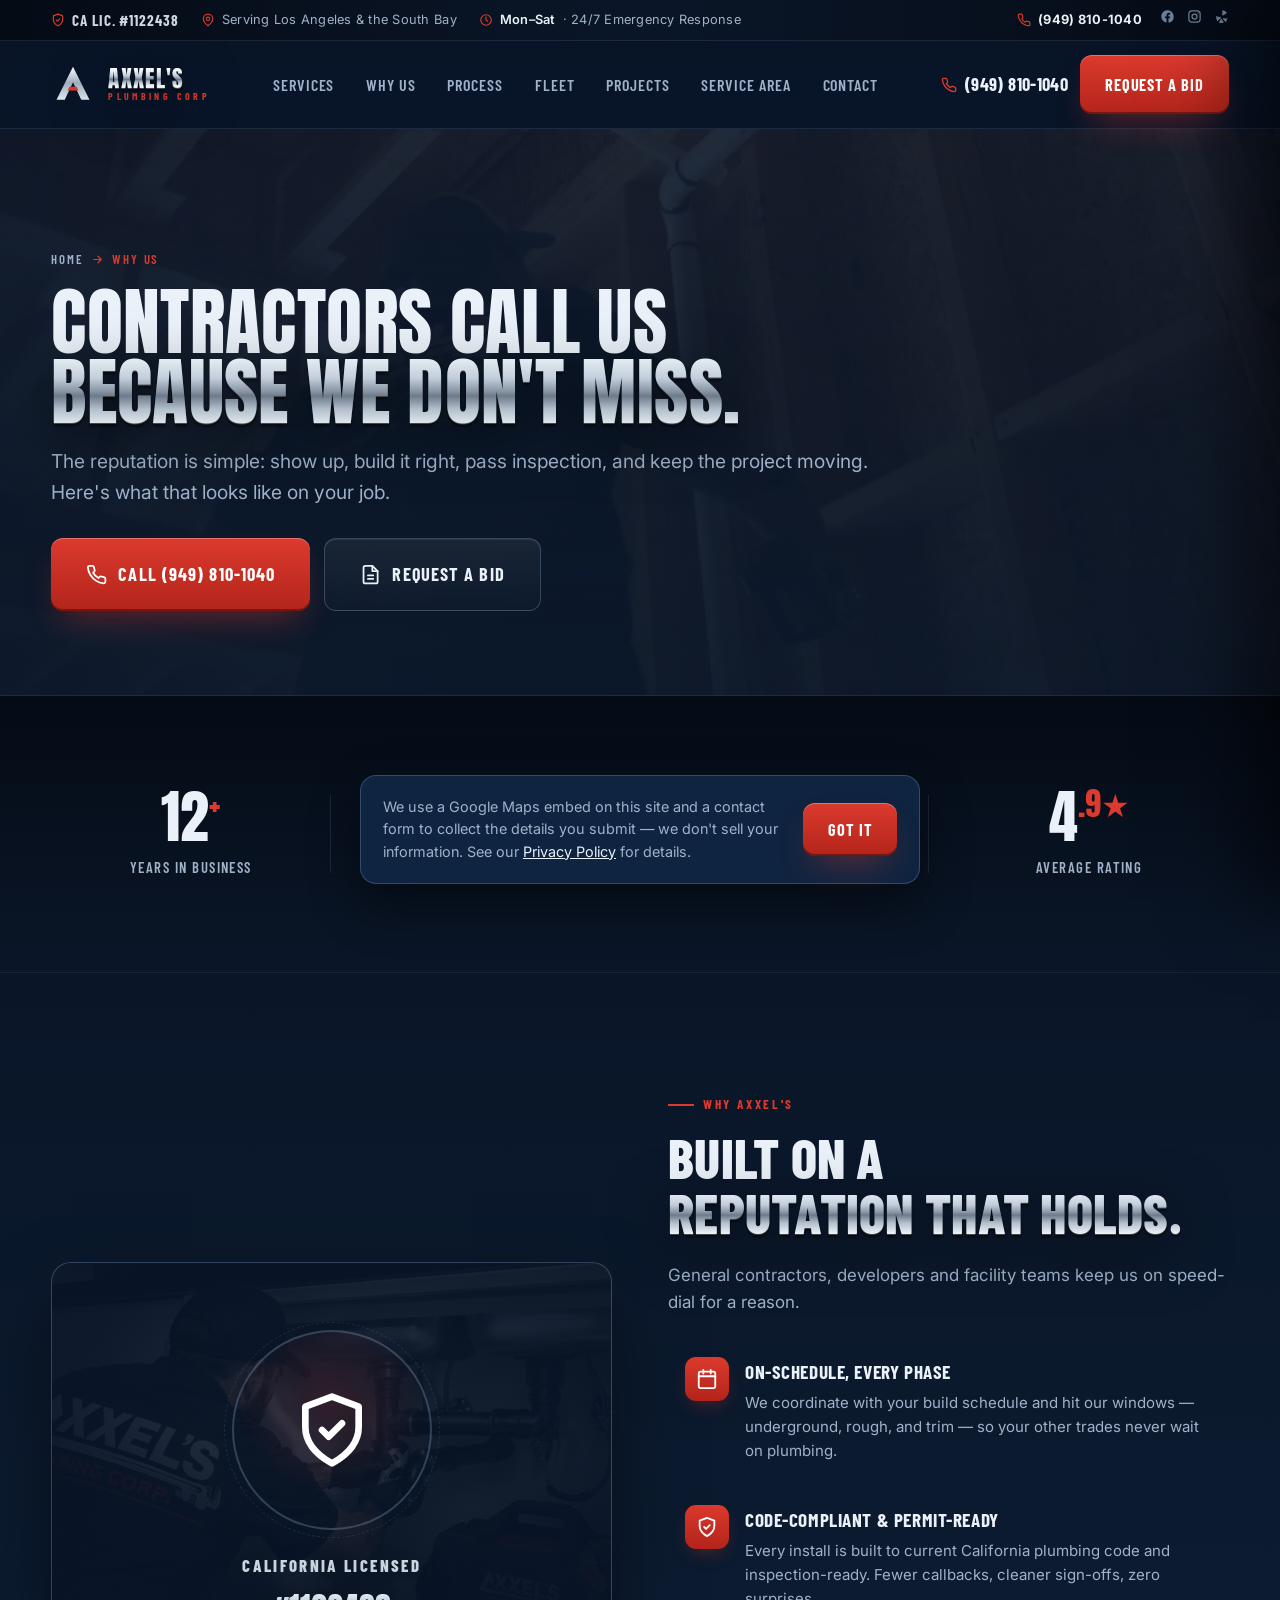
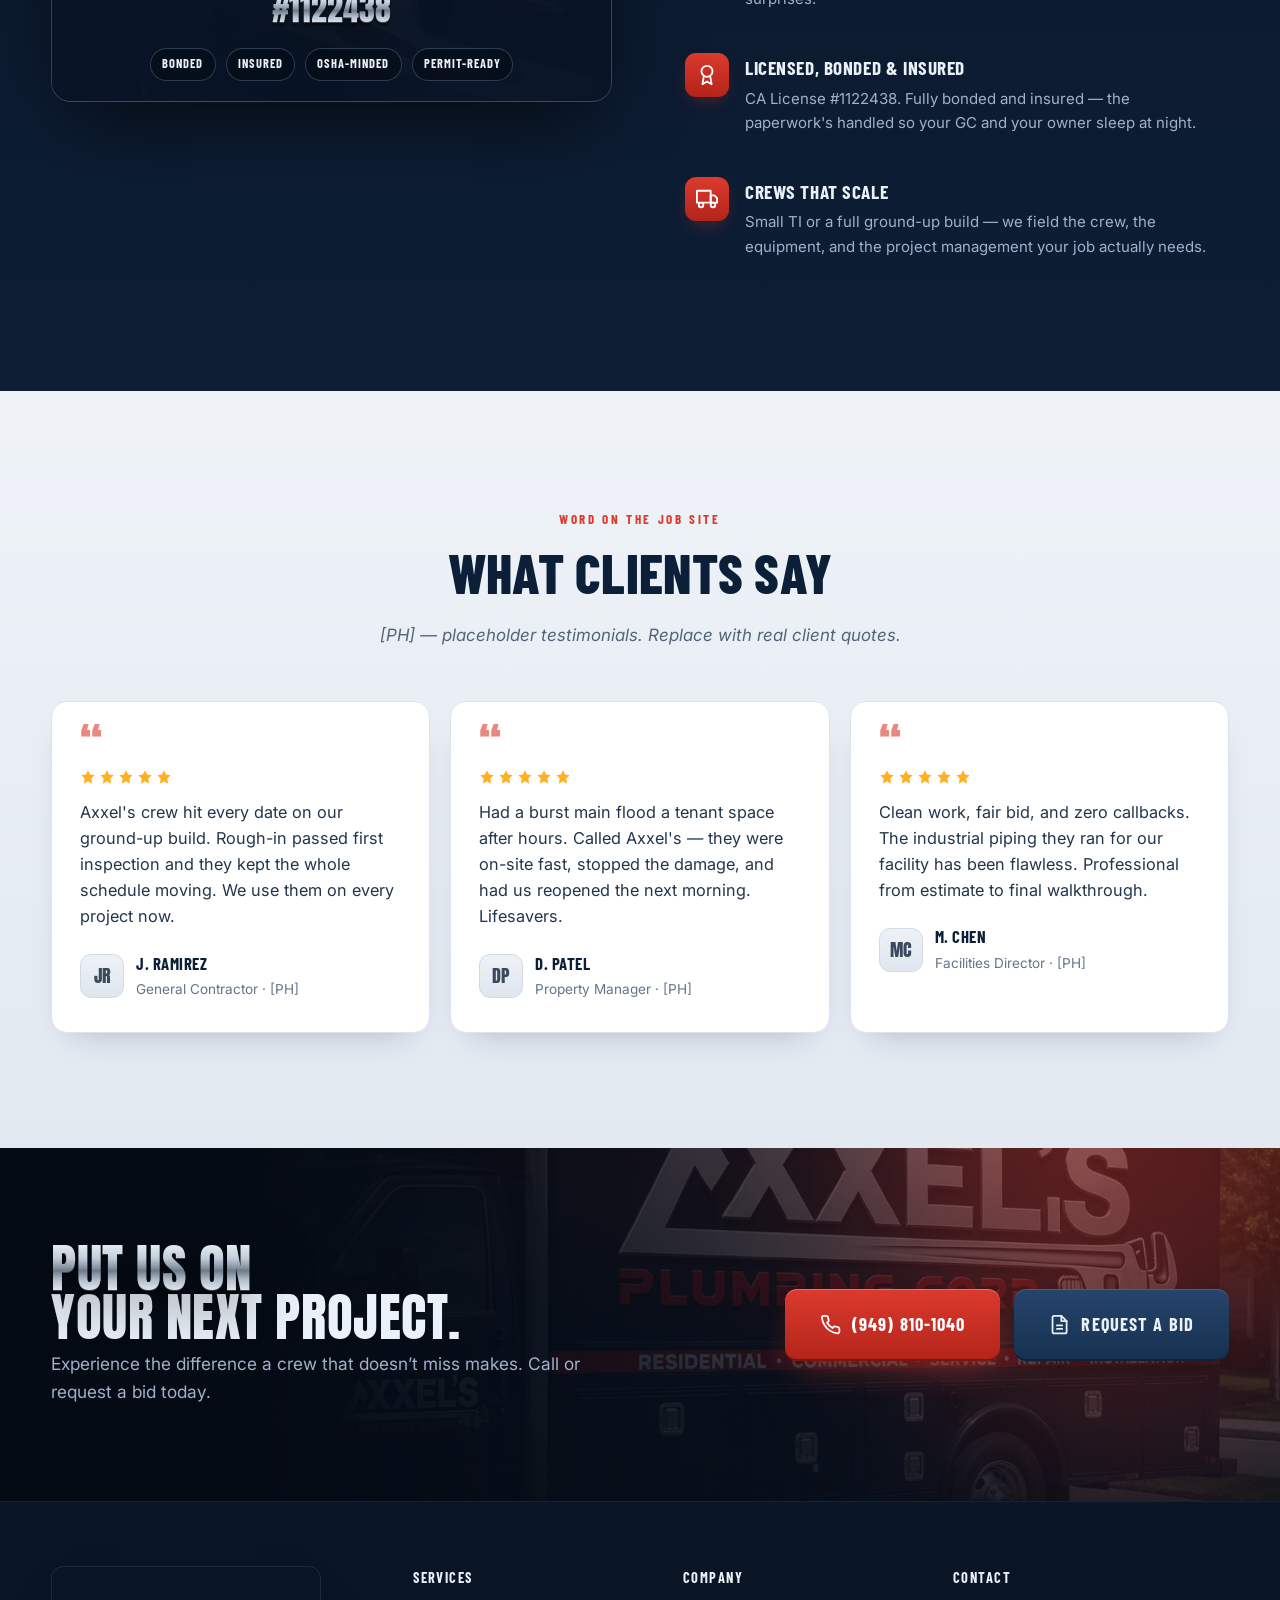
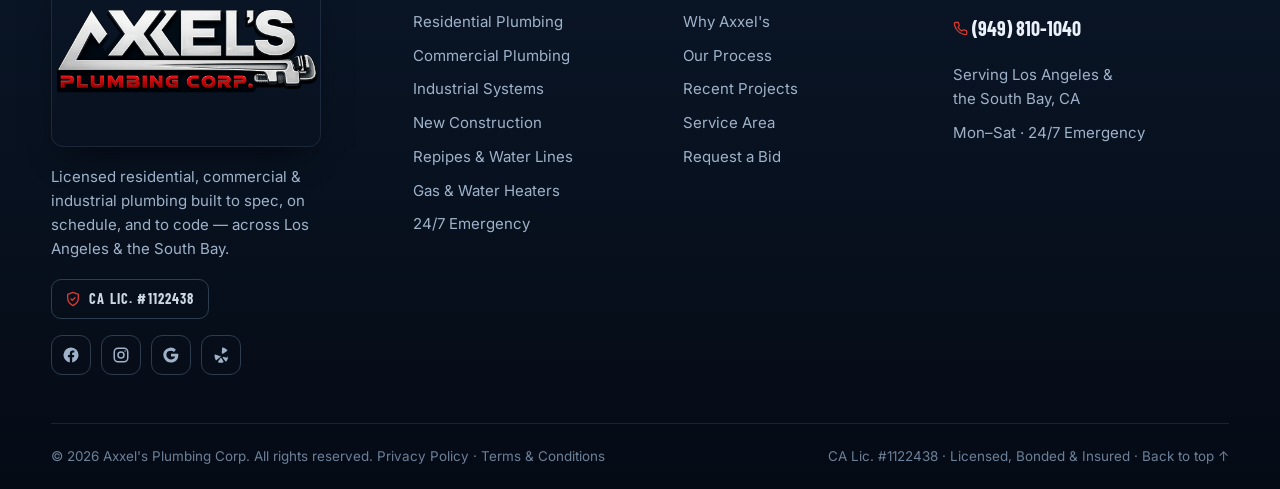
<file: why-us.html>
<!DOCTYPE html>
<html lang="en">
<head>
<meta charset="UTF-8" />
<meta name="viewport" content="width=device-width, initial-scale=1.0" />
<title>Why Axxel's Plumbing Corp — Licensed, On-Schedule, Code-Compliant</title>
<meta name="description" content="Why contractors, developers, facility teams &amp; homeowners trust Axxel's Plumbing Corp — on-schedule, permit-ready, licensed, bonded &amp; insured. CA Lic. #1122438." />
<meta name="theme-color" content="#0a1628" />
<link rel="preconnect" href="https://fonts.googleapis.com" />
<link rel="preconnect" href="https://fonts.gstatic.com" crossorigin />
<link href="https://fonts.googleapis.com/css2?family=Anton&family=Barlow+Condensed:wght@500;600;700;800&family=Inter:wght@400;500;600;700;800&display=swap" rel="stylesheet" />

<link rel="stylesheet" href="css/site.css" />
</head>
<body>

<svg width="0" height="0" style="position:absolute" aria-hidden="true">
  <defs>
    <symbol id="i-phone" viewBox="0 0 24 24" fill="none" stroke="currentColor" stroke-width="2" stroke-linecap="round" stroke-linejoin="round"><path d="M22 16.92v3a2 2 0 0 1-2.18 2 19.79 19.79 0 0 1-8.63-3.07 19.5 19.5 0 0 1-6-6 19.79 19.79 0 0 1-3.07-8.67A2 2 0 0 1 4.11 2h3a2 2 0 0 1 2 1.72c.13.96.36 1.9.7 2.81a2 2 0 0 1-.45 2.11L8.09 9.91a16 16 0 0 0 6 6l1.27-1.27a2 2 0 0 1 2.11-.45c.9.34 1.85.57 2.81.7A2 2 0 0 1 22 16.92z"/></symbol>
    <symbol id="i-clock" viewBox="0 0 24 24" fill="none" stroke="currentColor" stroke-width="2" stroke-linecap="round" stroke-linejoin="round"><circle cx="12" cy="12" r="9"/><path d="M12 7v5l3 2"/></symbol>
    <symbol id="i-pin" viewBox="0 0 24 24" fill="none" stroke="currentColor" stroke-width="2" stroke-linecap="round" stroke-linejoin="round"><path d="M20 10c0 6-8 12-8 12s-8-6-8-12a8 8 0 0 1 16 0z"/><circle cx="12" cy="10" r="3"/></symbol>
    <symbol id="i-shield" viewBox="0 0 24 24" fill="none" stroke="currentColor" stroke-width="2" stroke-linecap="round" stroke-linejoin="round"><path d="M12 2 4 5v6c0 5 3.5 8.5 8 11 4.5-2.5 8-6 8-11V5l-8-3z"/><path d="m9 12 2 2 4-4"/></symbol>
    <symbol id="i-check" viewBox="0 0 24 24" fill="none" stroke="currentColor" stroke-width="2.4" stroke-linecap="round" stroke-linejoin="round"><path d="M20 6 9 17l-5-5"/></symbol>
    <symbol id="i-star" viewBox="0 0 24 24" fill="currentColor"><path d="m12 2 3.09 6.26L22 9.27l-5 4.87L18.18 22 12 18.56 5.82 22 7 14.14l-5-4.87 6.91-1.01L12 2z"/></symbol>
    <symbol id="i-wrench" viewBox="0 0 24 24" fill="none" stroke="currentColor" stroke-width="2" stroke-linecap="round" stroke-linejoin="round"><path d="M14.7 6.3a4 4 0 0 0-5.4 5.4L3 18l3 3 6.3-6.3a4 4 0 0 0 5.4-5.4l-2.3 2.3-2.7-.7-.7-2.7 2.4-2.2z"/></symbol>
    <symbol id="i-building" viewBox="0 0 24 24" fill="none" stroke="currentColor" stroke-width="2" stroke-linecap="round" stroke-linejoin="round"><path d="M4 21V6a2 2 0 0 1 2-2h6a2 2 0 0 1 2 2v15"/><path d="M14 9h4a2 2 0 0 1 2 2v10"/><path d="M2 21h20"/><path d="M8 8h2M8 12h2M8 16h2"/></symbol>
    <symbol id="i-factory" viewBox="0 0 24 24" fill="none" stroke="currentColor" stroke-width="2" stroke-linecap="round" stroke-linejoin="round"><path d="M2 21V9l6 4V9l6 4V9l6 4v8z"/><path d="M2 21h20"/><path d="M6 5V3M10 5V3"/></symbol>
    <symbol id="i-home" viewBox="0 0 24 24" fill="none" stroke="currentColor" stroke-width="2" stroke-linecap="round" stroke-linejoin="round"><path d="M3 11 12 3l9 8"/><path d="M5 10v10h14V10"/><path d="M10 20v-6h4v6"/></symbol>
    <symbol id="i-flame" viewBox="0 0 24 24" fill="none" stroke="currentColor" stroke-width="2" stroke-linecap="round" stroke-linejoin="round"><path d="M12 2s5 4.5 5 10a5 5 0 0 1-10 0c0-1.5.5-2.8 1.2-3.8C9 10 10 11 10 12c0-2 1-4 2-5 0 1.5 1 2.5 1.5 3 .5-1 .5-3-1.5-8z"/></symbol>
    <symbol id="i-pipe" viewBox="0 0 24 24" fill="none" stroke="currentColor" stroke-width="2" stroke-linecap="round" stroke-linejoin="round"><path d="M4 8V6a2 2 0 0 1 2-2h2M4 8h4V4M4 8v10a2 2 0 0 0 2 2h2v-4H4M16 4h2a2 2 0 0 1 2 2v2h-4V4M20 8v10a2 2 0 0 1-2 2h-2v-4h4M8 12h8"/></symbol>
    <symbol id="i-drop" viewBox="0 0 24 24" fill="none" stroke="currentColor" stroke-width="2" stroke-linecap="round" stroke-linejoin="round"><path d="M12 2.5S6 9 6 14a6 6 0 0 0 12 0c0-5-6-11.5-6-11.5z"/></symbol>
    <symbol id="i-gauge" viewBox="0 0 24 24" fill="none" stroke="currentColor" stroke-width="2" stroke-linecap="round" stroke-linejoin="round"><path d="M12 14a2 2 0 1 0 0-4 2 2 0 0 0 0 4z"/><path d="m14 12 4-4"/><path d="M4.9 19a9 9 0 1 1 14.2 0"/></symbol>
    <symbol id="i-cal" viewBox="0 0 24 24" fill="none" stroke="currentColor" stroke-width="2" stroke-linecap="round" stroke-linejoin="round"><rect x="3" y="4" width="18" height="18" rx="2"/><path d="M3 9h18M8 2v4M16 2v4"/></symbol>
    <symbol id="i-doc" viewBox="0 0 24 24" fill="none" stroke="currentColor" stroke-width="2" stroke-linecap="round" stroke-linejoin="round"><path d="M14 2H6a2 2 0 0 0-2 2v16a2 2 0 0 0 2 2h12a2 2 0 0 0 2-2V8z"/><path d="M14 2v6h6M9 13h6M9 17h6"/></symbol>
    <symbol id="i-hammer" viewBox="0 0 24 24" fill="none" stroke="currentColor" stroke-width="2" stroke-linecap="round" stroke-linejoin="round"><path d="m15 12-8.5 8.5a2.1 2.1 0 0 1-3-3L12 9"/><path d="M17.6 6.4 14 10l-2-2 3.6-3.6a2 2 0 0 1 2.8 0l1.2 1.2a2 2 0 0 1 0 2.8z"/></symbol>
    <symbol id="i-truck" viewBox="0 0 24 24" fill="none" stroke="currentColor" stroke-width="2" stroke-linecap="round" stroke-linejoin="round"><path d="M1 3h15v13H1z"/><path d="M16 8h4l3 3v5h-7z"/><circle cx="5.5" cy="18.5" r="2.5"/><circle cx="18.5" cy="18.5" r="2.5"/></symbol>
    <symbol id="i-search" viewBox="0 0 24 24" fill="none" stroke="currentColor" stroke-width="2" stroke-linecap="round" stroke-linejoin="round"><circle cx="11" cy="11" r="7"/><path d="m21 21-4.3-4.3"/></symbol>
    <symbol id="i-award" viewBox="0 0 24 24" fill="none" stroke="currentColor" stroke-width="2" stroke-linecap="round" stroke-linejoin="round"><circle cx="12" cy="8" r="6"/><path d="M8.5 13.5 7 22l5-3 5 3-1.5-8.5"/></symbol>
    <symbol id="i-bolt" viewBox="0 0 24 24" fill="none" stroke="currentColor" stroke-width="2" stroke-linecap="round" stroke-linejoin="round"><path d="M13 2 3 14h7l-1 8 10-12h-7z"/></symbol>
    <symbol id="i-store" viewBox="0 0 24 24" fill="none" stroke="currentColor" stroke-width="2" stroke-linecap="round" stroke-linejoin="round"><path d="M3 9 4 4h16l1 5M3 9v11h18V9M3 9h18M9 20v-6h6v6"/></symbol>
    <symbol id="i-hospital" viewBox="0 0 24 24" fill="none" stroke="currentColor" stroke-width="2" stroke-linecap="round" stroke-linejoin="round"><path d="M4 21V5a2 2 0 0 1 2-2h12a2 2 0 0 1 2 2v16M2 21h20M12 7v6M9 10h6"/></symbol>
    <symbol id="i-beds" viewBox="0 0 24 24" fill="none" stroke="currentColor" stroke-width="2" stroke-linecap="round" stroke-linejoin="round"><path d="M3 21V6a2 2 0 0 1 2-2h14a2 2 0 0 1 2 2v15M3 14h18M8 4v4M16 4v4"/></symbol>
    <symbol id="i-arrow" viewBox="0 0 24 24" fill="none" stroke="currentColor" stroke-width="2.2" stroke-linecap="round" stroke-linejoin="round"><path d="M5 12h14M13 6l6 6-6 6"/></symbol>
    <symbol id="i-mail" viewBox="0 0 24 24" fill="none" stroke="currentColor" stroke-width="2" stroke-linecap="round" stroke-linejoin="round"><rect x="2" y="4" width="20" height="16" rx="2"/><path d="m2 6 10 7L22 6"/></symbol>
    <symbol id="i-fb" viewBox="0 0 24 24" fill="currentColor"><path d="M22 12a10 10 0 1 0-11.6 9.9v-7H7.9V12h2.5V9.8c0-2.5 1.5-3.9 3.8-3.9 1.1 0 2.2.2 2.2.2v2.5h-1.3c-1.2 0-1.6.8-1.6 1.6V12h2.8l-.4 2.9h-2.3v7A10 10 0 0 0 22 12z"/></symbol>
    <symbol id="i-ig" viewBox="0 0 24 24" fill="none" stroke="currentColor" stroke-width="2"><rect x="3" y="3" width="18" height="18" rx="5"/><circle cx="12" cy="12" r="4"/><circle cx="17.5" cy="6.5" r="1" fill="currentColor" stroke="none"/></symbol>
    <symbol id="i-yelp" viewBox="0 0 24 24" fill="currentColor"><path d="M13.5 2.1 13 9.3c0 .9 1 1.4 1.7.9l5.3-3.6c.5-.4.5-1.1 0-1.6-1.6-1.6-3.9-2.6-6.1-3.1-.5-.1-1 .2-1 .7zM11 13.6l-6.6-2.2c-.5-.2-1 .2-1 .7-.1 2.3.4 4.6 1.5 6.6.3.5.9.5 1.3.1l4.9-4c.7-.6.4-1.7-.5-2zM11.6 15.6l-3.4 5.2c-.3.4-.1 1 .4 1.2 2 .6 4.2.6 6.2 0 .5-.2.7-.7.4-1.2l-2.5-4.4c-.4-.9-1.6-.8-1.5.2zM20.8 15.5l-5.3-1c-.9-.2-1.6.8-1 1.5l3.4 4.2c.3.4 1 .5 1.4 0 1.3-1.6 2-3.6 2.2-5.6.1-.6-.4-1-.9-1.1zM20.6 10.9l-5.6 3.6c.9-.5.9.5 0 0"/></symbol>
    <symbol id="i-google" viewBox="0 0 24 24" fill="currentColor"><path d="M21.8 12.2c0-.7-.1-1.4-.2-2H12v3.8h5.5a4.7 4.7 0 0 1-2 3.1v2.6h3.2c1.9-1.7 3-4.3 3-7.5z"/><path d="M12 22c2.7 0 5-.9 6.7-2.4l-3.2-2.6c-.9.6-2 .9-3.5.9-2.7 0-5-1.8-5.8-4.3H2.9v2.7A10 10 0 0 0 12 22z"/><path d="M6.2 13.6a6 6 0 0 1 0-3.8V7.1H2.9a10 10 0 0 0 0 9z"/><path d="M12 6.4c1.5 0 2.8.5 3.8 1.5l2.8-2.8A10 10 0 0 0 2.9 7.1l3.3 2.7C7 7.3 9.3 6.4 12 6.4z"/></symbol>
    <symbol id="i-plus" viewBox="0 0 24 24" fill="none" stroke="currentColor" stroke-width="2.4" stroke-linecap="round"><path d="M12 5v14M5 12h14"/></symbol>
    <symbol id="i-play" viewBox="0 0 24 24" fill="currentColor"><path d="M8 5v14l11-7z"/></symbol>
    <symbol id="i-quote" viewBox="0 0 24 24" fill="currentColor"><path d="M10 7H6a3 3 0 0 0-3 3v7h7v-7H6a1 1 0 0 1 1-1h3zM21 7h-4a3 3 0 0 0-3 3v7h7v-7h-4a1 1 0 0 1 1-1h3z"/></symbol>
    <symbol id="i-users" viewBox="0 0 24 24" fill="none" stroke="currentColor" stroke-width="2" stroke-linecap="round" stroke-linejoin="round"><path d="M16 21v-2a4 4 0 0 0-4-4H6a4 4 0 0 0-4 4v2"/><circle cx="9" cy="7" r="4"/><path d="M22 21v-2a4 4 0 0 0-3-3.87M16 3.13A4 4 0 0 1 16 11"/></symbol>
  </defs>
</svg>

<!-- ============================ TOP UTILITY BAR ============================ -->
<div class="utility">
  <div class="wrap">
    <div class="utility-left">
      <span class="util-lic"><svg><use href="#i-shield"/></svg> CA Lic. #1122438</span>
      <span class="util-item hide-sm"><svg><use href="#i-pin"/></svg> Serving Los Angeles &amp; the South Bay</span>
      <span class="util-item hide-sm"><svg><use href="#i-clock"/></svg> <b>Mon–Sat</b> · 24/7 Emergency Response</span>
    </div>
    <div class="utility-right">
      <a class="util-phone" href="tel:+19498101040"><svg><use href="#i-phone"/></svg> (949) 810-1040</a>
      <div class="util-socials">
        <a href="#" aria-label="Facebook"><svg><use href="#i-fb"/></svg></a>
        <a href="#" aria-label="Instagram"><svg><use href="#i-ig"/></svg></a>
        <a href="#" aria-label="Yelp"><svg><use href="#i-yelp"/></svg></a>
      </div>
    </div>
  </div>
</div>


<!-- ============================ NAV ============================ -->
<header class="nav" id="nav">
  <div class="wrap">
    <a href="#top" class="brand" aria-label="Axxel's Plumbing Corp home">
      <svg class="brand-mark" viewBox="0 0 48 48" fill="none" aria-hidden="true">
        <path d="M24 4 6 40h9l9-19 9 19h9L24 4z" fill="url(#gmark)"/>
        <path d="M18 30h12l-2-4H20l-2 4z" fill="#dc3a2e"/>
        <defs><linearGradient id="gmark" x1="24" y1="4" x2="24" y2="40" gradientUnits="userSpaceOnUse"><stop stop-color="#fff"/><stop offset=".5" stop-color="#9fb0bf"/><stop offset="1" stop-color="#dfe8ef"/></linearGradient></defs>
      </svg>
      <span class="brand-word">
        <span class="a chrome">AXXEL'S</span>
        <span class="p">Plumbing Corp</span>
      </span>
    </a>

    <nav class="nav-links">
      <a href="services.html">Services</a>
      <a href="why-us.html">Why Us</a>
      <a href="process.html">Process</a>
      <a href="fleet.html">Fleet</a>
      <a href="projects.html">Projects</a>
      <a href="service-area.html">Service Area</a>
      <a href="contact.html">Contact</a>
    </nav>

    <div class="nav-cta">
      <a class="nav-phone" href="tel:+19498101040"><svg><use href="#i-phone"/></svg><span>(949) 810-1040</span></a>
      <a class="btn btn-red" href="contact.html">Request a Bid</a>
    </div>

    <button class="nav-toggle" id="navToggle" aria-label="Open menu" aria-expanded="false">
      <span></span><span></span><span></span>
    </button>
  </div>
</header>


<!-- mobile drawer -->
<div class="drawer" id="drawer">
  <div class="drawer-scrim" data-close></div>
  <div class="drawer-panel">
    <div class="dh">
      <span class="brand-word"><span class="a chrome" style="font-size:1.3rem">AXXEL'S</span><span class="p">Plumbing Corp</span></span>
      <button class="drawer-close" data-close aria-label="Close menu">&times;</button>
    </div>
    <a class="dl" href="services.html" data-close>Services</a>
    <a class="dl" href="why-us.html" data-close>Why Us</a>
    <a class="dl" href="process.html" data-close>Process</a>
    <a class="dl" href="fleet.html" data-close>Fleet</a>
    <a class="dl" href="projects.html" data-close>Projects</a>
    <a class="dl" href="service-area.html" data-close>Service Area</a>
    <a class="dl" href="contact.html" data-close>Contact</a>
    <div class="drawer-foot">
      <a class="btn btn-steel" href="tel:+19498101040"><svg><use href="#i-phone"/></svg> (949) 810-1040</a>
      <a class="btn btn-red" href="contact.html" data-close>Request a Bid</a>
    </div>
  </div>
</div>


<span id="top"></span>

<section class="pagehead">
  <div class="pagehead-media">
    <video data-autoplay autoplay muted loop playsinline preload="metadata" poster="video/poster-install.jpg"><source src="video/clip-install.mp4" type="video/mp4"></video>
  </div>
  <div class="wrap">
    <div class="crumbs reveal"><a href="index.html">Home</a> <svg><use href="#i-arrow"/></svg> <span class="cur">Why Us</span></div>
    <h1 class="reveal" data-d="1">Contractors Call Us<br><span class="chrome">Because We Don't Miss.</span></h1>
    <p class="lead reveal" data-d="2">The reputation is simple: show up, build it right, pass inspection, and keep the project moving. Here's what that looks like on your job.</p>
    <div class="ph-cta">
      <a class="btn btn-red btn-lg" href="tel:+19498101040"><svg><use href="#i-phone"/></svg> Call (949) 810-1040</a>
      <a class="btn btn-ghost btn-lg" href="contact.html"><svg><use href="#i-doc"/></svg> Request a Bid</a>
    </div>
  </div>
</section>

<section class="stats">
  <div class="wrap stats-grid">
    <div class="stat reveal"><div class="num"><span data-count="12">0</span><span class="suf">+</span></div><div class="lbl">Years In Business</div></div>
    <div class="stat reveal" data-d="1"><div class="num"><span data-count="850">0</span><span class="suf">+</span></div><div class="lbl">Projects Completed</div></div>
    <div class="stat reveal" data-d="2"><div class="num"><span data-count="2">0</span><span class="suf">M+ sq ft</span></div><div class="lbl">Plumbed To Spec</div></div>
    <div class="stat reveal" data-d="3"><div class="num"><span data-count="4">0</span><span class="suf">.9&#9733;</span></div><div class="lbl">Average Rating</div></div>
  </div>
</section>

<section class="sec why">
  <div class="wrap why-inner">
    <div class="why-visual reveal">
      <img class="wv-photo" src="img/plumber.jpg" alt="Licensed Axxel's plumber servicing a fixture" onerror="this.style.display='none'">
      <div class="why-blueprint"><div class="why-badge-big"><div class="ring"><svg><use href="#i-shield"/></svg></div><div class="lic">California Licensed</div><div class="licn chrome">#1122438</div></div></div>
      <div class="why-visual-tags"><span>Bonded</span><span>Insured</span><span>OSHA-Minded</span><span>Permit-Ready</span></div>
    </div>
    <div class="why-copy">
      <div class="sec-head reveal" style="margin-bottom:8px"><span class="kicker">Why Axxel's</span><h2>Built On A<br><span class="chrome">Reputation That Holds.</span></h2><p>General contractors, developers and facility teams keep us on speed-dial for a reason.</p></div>
      <div class="why-list">
        <div class="why-item reveal"><div class="wi-ico"><svg><use href="#i-cal"/></svg></div><div><h4>On-Schedule, Every Phase</h4><p>We coordinate with your build schedule and hit our windows — underground, rough, and trim — so your other trades never wait on plumbing.</p></div></div>
        <div class="why-item reveal" data-d="1"><div class="wi-ico"><svg><use href="#i-shield"/></svg></div><div><h4>Code-Compliant &amp; Permit-Ready</h4><p>Every install is built to current California plumbing code and inspection-ready. Fewer callbacks, cleaner sign-offs, zero surprises.</p></div></div>
        <div class="why-item reveal" data-d="2"><div class="wi-ico"><svg><use href="#i-award"/></svg></div><div><h4>Licensed, Bonded &amp; Insured</h4><p>CA License #1122438. Fully bonded and insured — the paperwork's handled so your GC and your owner sleep at night.</p></div></div>
        <div class="why-item reveal" data-d="3"><div class="wi-ico"><svg><use href="#i-truck"/></svg></div><div><h4>Crews That Scale</h4><p>Small TI or a full ground-up build — we field the crew, the equipment, and the project management your job actually needs.</p></div></div>
      </div>
    </div>
  </div>
</section>

<section class="sec theme-light">
  <div class="wrap">
    <div class="sec-head center reveal"><span class="kicker">Word On The Job Site</span><h2 class="chrome">What Clients Say</h2><p><em>[PH] — placeholder testimonials. Replace with real client quotes.</em></p></div>
    <div class="testi-grid">
      <div class="testi reveal"><div class="quote">&ldquo;</div><div class="stars"><svg><use href="#i-star"/></svg><svg><use href="#i-star"/></svg><svg><use href="#i-star"/></svg><svg><use href="#i-star"/></svg><svg><use href="#i-star"/></svg></div><p>Axxel's crew hit every date on our ground-up build. Rough-in passed first inspection and they kept the whole schedule moving. We use them on every project now.</p><div class="who"><div class="av">JR</div><div><b>J. Ramirez</b><span>General Contractor &middot; [PH]</span></div></div></div>
      <div class="testi reveal" data-d="1"><div class="quote">&ldquo;</div><div class="stars"><svg><use href="#i-star"/></svg><svg><use href="#i-star"/></svg><svg><use href="#i-star"/></svg><svg><use href="#i-star"/></svg><svg><use href="#i-star"/></svg></div><p>Had a burst main flood a tenant space after hours. Called Axxel's — they were on-site fast, stopped the damage, and had us reopened the next morning. Lifesavers.</p><div class="who"><div class="av">DP</div><div><b>D. Patel</b><span>Property Manager &middot; [PH]</span></div></div></div>
      <div class="testi reveal" data-d="2"><div class="quote">&ldquo;</div><div class="stars"><svg><use href="#i-star"/></svg><svg><use href="#i-star"/></svg><svg><use href="#i-star"/></svg><svg><use href="#i-star"/></svg><svg><use href="#i-star"/></svg></div><p>Clean work, fair bid, and zero callbacks. The industrial piping they ran for our facility has been flawless. Professional from estimate to final walkthrough.</p><div class="who"><div class="av">MC</div><div><b>M. Chen</b><span>Facilities Director &middot; [PH]</span></div></div></div>
    </div>
  </div>
</section>

<section class="ctaband">
  <div class="ctaband-photo"><img src="img/truck.jpg" alt="" aria-hidden="true" onerror="this.parentElement.style.display='none'"></div>
  <div class="glow"></div>
  <div class="wrap ctaband-inner">
    <div class="reveal">
      <h2 class="anton"><span class="chrome">Put Us On</span><br>Your Next Project.</h2>
      <p>Experience the difference a crew that doesn&rsquo;t miss makes. Call or request a bid today.</p>
    </div>
    <div class="ctaband-actions reveal" data-d="1">
      <a class="btn btn-red btn-lg" href="tel:+19498101040"><svg><use href="#i-phone"/></svg> (949) 810-1040</a>
      <a class="btn btn-steel btn-lg" href="contact.html"><svg><use href="#i-doc"/></svg> Request a Bid</a>
    </div>
  </div>
</section>


<!-- ============================ FOOTER ============================ -->
<footer class="footer">
  <div class="wrap">
    <div class="foot-grid">
      <div class="foot-brand">
        <img src="logo.png" alt="Axxel's Plumbing Corp" class="foot-logo"
             onerror="this.outerHTML='&lt;span class=\'brand-word\'&gt;&lt;span class=\'a chrome\'&gt;AXXEL\'S&lt;/span&gt;&lt;span class=\'p\'&gt;Plumbing Corp&lt;/span&gt;&lt;/span&gt;'">
        <p class="foot-about">Licensed residential, commercial &amp; industrial plumbing built to spec, on schedule, and to code — across Los Angeles &amp; the South Bay.</p>
        <span class="foot-lic"><svg style="width:16px;height:16px;color:var(--red)"><use href="#i-shield"/></svg> CA Lic. #1122438</span>
        <div class="foot-socials">
          <a href="#" aria-label="Facebook"><svg><use href="#i-fb"/></svg></a>
          <a href="#" aria-label="Instagram"><svg><use href="#i-ig"/></svg></a>
          <a href="#" aria-label="Google"><svg><use href="#i-google"/></svg></a>
          <a href="#" aria-label="Yelp"><svg><use href="#i-yelp"/></svg></a>
        </div>
      </div>
      <div class="foot-col">
        <h5>Services</h5>
        <a href="services.html">Residential Plumbing</a>
        <a href="services.html">Commercial Plumbing</a>
        <a href="services.html">Industrial Systems</a>
        <a href="services.html">New Construction</a>
        <a href="services.html">Repipes &amp; Water Lines</a>
        <a href="services.html">Gas &amp; Water Heaters</a>
        <a href="services.html">24/7 Emergency</a>
      </div>
      <div class="foot-col">
        <h5>Company</h5>
        <a href="why-us.html">Why Axxel's</a>
        <a href="process.html">Our Process</a>
        <a href="projects.html">Recent Projects</a>
        <a href="service-area.html">Service Area</a>
        <a href="contact.html">Request a Bid</a>
      </div>
      <div class="foot-col foot-phones">
        <h5>Contact</h5>
        <a href="tel:+19498101040"><svg style="width:15px;height:15px;color:var(--red)"><use href="#i-phone"/></svg> (949) 810-1040</a>
        <p style="margin-top:8px">Serving Los Angeles &amp;<br>the South Bay, CA</p>
        <p>Mon–Sat · 24/7 Emergency</p>
      </div>
    </div>
    <div class="foot-bar">
      <span>© <span id="year">2026</span> Axxel's Plumbing Corp. All rights reserved. <a href="privacy.html">Privacy Policy</a> · <a href="terms.html">Terms &amp; Conditions</a></span>
      <span>CA Lic. #1122438 · Licensed, Bonded &amp; Insured · <a href="#top">Back to top ↑</a></span>
    </div>
  </div>
</footer>


<!-- ============================ STICKY MOBILE CALL BAR ============================ -->
<div class="callbar">
  <a class="btn btn-red" href="tel:+19498101040"><svg><use href="#i-phone"/></svg> Call Now</a>
  <a class="btn btn-steel" href="contact.html"><svg><use href="#i-doc"/></svg> Get a Bid</a>
</div>


<script src="js/site.js"></script>

</body>
</html>
</file>
<file: css/site.css>
/* ============================ TOKENS ============================ */
:root{
  --void:#050b15;
  --navy:#0a1628;
  --navy-2:#0d1e35;
  --panel:#0f2440;
  --steel:#16304f;
  --line:rgba(148,178,214,.14);
  --line-2:rgba(148,178,214,.28);

  --red:#dc3a2e;
  --red-2:#b3241a;
  --red-3:#8a1710;
  --red-glow:rgba(220,58,46,.45);

  --chrome-hi:#ffffff;
  --chrome:#cdd8e2;
  --chrome-lo:#7f8c9b;

  --ink:#eaf1f9;
  --muted:#9fb2c9;
  --muted-2:#6c8098;

  --blue-glow:rgba(45,120,200,.35);

  --wrap:1200px;
  --shadow:0 30px 80px -20px rgba(0,0,0,.7);
  --radius:16px;
  --ease:cubic-bezier(.16,1,.3,1);
}

*{box-sizing:border-box;margin:0;padding:0}
html{scroll-behavior:smooth;-webkit-text-size-adjust:100%}
body{
  font-family:'Inter',system-ui,-apple-system,sans-serif;
  background:var(--navy);
  color:var(--ink);
  line-height:1.6;
  overflow-x:hidden;
  -webkit-font-smoothing:antialiased;
}
img{display:block;max-width:100%}
a{color:inherit;text-decoration:none}
button{font-family:inherit;cursor:pointer;border:0;background:none}
ul{list-style:none}
::selection{background:var(--red);color:#fff}

h1,h2,h3,.display,.cond{
  font-family:'Barlow Condensed','Inter',sans-serif;
  text-transform:uppercase;line-height:1;letter-spacing:.005em;font-weight:800;
}
.anton{font-family:'Anton',sans-serif;font-weight:400;text-transform:uppercase;letter-spacing:.01em;line-height:.92}

.wrap{width:min(var(--wrap),92vw);margin-inline:auto}
section{position:relative}

/* ============================ CHROME TEXT ============================ */
.chrome{
  background:linear-gradient(180deg,#ffffff 0%,#eef4f9 16%,#c2cedb 38%,#8794a3 50%,#6d7a8a 54%,#b3bfcc 66%,#f2f7fb 84%,#cbd6e0 100%);
  -webkit-background-clip:text;background-clip:text;
  color:transparent;
  filter:drop-shadow(0 1px 0 rgba(255,255,255,.25)) drop-shadow(0 3px 1px rgba(0,0,0,.55)) drop-shadow(0 14px 28px rgba(0,0,0,.5));
}
.chrome-red{
  background:linear-gradient(180deg,#ff7a5f 0%,#e8402f 34%,#c62518 60%,#8f1109 100%);
  -webkit-background-clip:text;background-clip:text;color:transparent;
  filter:drop-shadow(0 2px 1px rgba(0,0,0,.5));
}

/* sheen sweep on hover across the wordmark */
@keyframes sheen{0%{background-position:-140% 0}60%,100%{background-position:240% 0}}

/* ============================ BUTTONS ============================ */
.btn{
  display:inline-flex;align-items:center;gap:.6em;justify-content:center;
  font-family:'Barlow Condensed',sans-serif;font-weight:700;text-transform:uppercase;
  letter-spacing:.06em;font-size:1.02rem;padding:1.02em 1.5em;border-radius:12px;
  position:relative;isolation:isolate;transition:transform .3s var(--ease),box-shadow .3s var(--ease),filter .3s;
  white-space:nowrap;
}
.btn svg{width:1.15em;height:1.15em}
.btn-red{
  color:#fff;
  background:linear-gradient(180deg,var(--red) 0%,var(--red-2) 100%);
  box-shadow:0 1px 0 rgba(255,255,255,.28) inset,0 -2px 0 rgba(0,0,0,.35) inset,0 16px 34px -12px var(--red-glow);
}
.btn-red:hover{transform:translateY(-3px);box-shadow:0 1px 0 rgba(255,255,255,.35) inset,0 -2px 0 rgba(0,0,0,.4) inset,0 26px 48px -14px var(--red-glow)}
.btn-ghost{
  color:var(--ink);border:1px solid var(--line-2);
  background:linear-gradient(180deg,rgba(255,255,255,.06),rgba(255,255,255,.01));
  box-shadow:0 1px 0 rgba(255,255,255,.08) inset;
}
.btn-ghost:hover{transform:translateY(-3px);border-color:var(--line-2);background:linear-gradient(180deg,rgba(255,255,255,.1),rgba(255,255,255,.03))}
.btn-steel{
  color:var(--ink);
  background:linear-gradient(180deg,#26456b,#16304f);
  box-shadow:0 1px 0 rgba(255,255,255,.14) inset,0 -2px 0 rgba(0,0,0,.3) inset,0 14px 30px -14px rgba(0,0,0,.6);
}
.btn-steel:hover{transform:translateY(-3px)}
.btn-lg{font-size:1.15rem;padding:1.15em 1.9em}

/* ============================ TOP UTILITY BAR ============================ */
.utility{
  background:linear-gradient(90deg,var(--void),var(--navy) 50%,var(--void));
  border-bottom:1px solid var(--line);
  font-size:.8rem;position:relative;z-index:60;
}
.utility .wrap{display:flex;align-items:center;justify-content:space-between;gap:16px;padding:.5rem 0;min-height:40px}
.utility-left{display:flex;align-items:center;gap:22px;color:var(--muted);flex-wrap:wrap}
.utility-left b{color:var(--ink);font-weight:600}
.util-item{display:inline-flex;align-items:center;gap:7px;letter-spacing:.02em}
.util-item svg{width:14px;height:14px;color:var(--red);flex:none}
.util-lic{display:inline-flex;align-items:center;gap:7px;color:var(--chrome);font-weight:700;letter-spacing:.06em;font-family:'Barlow Condensed',sans-serif;font-size:.95rem;text-transform:uppercase}
.util-lic svg{width:14px;height:14px;color:var(--red);flex:none}
.utility-right{display:flex;align-items:center;gap:18px}
.util-phone{display:inline-flex;align-items:center;gap:7px;color:var(--ink);font-weight:700;letter-spacing:.02em}
.util-phone svg{width:14px;height:14px;color:var(--red)}
.util-socials{display:flex;gap:12px}
.util-socials a{color:var(--muted-2);transition:color .2s}
.util-socials a:hover{color:var(--ink)}
.util-socials svg{width:15px;height:15px}
@media(max-width:900px){.utility-left .util-item.hide-sm{display:none}.utility-right .util-socials{display:none}}
@media(max-width:640px){.utility{display:none}}

/* ============================ NAV ============================ */
.nav{
  position:sticky;top:0;z-index:50;
  background:linear-gradient(180deg,rgba(9,20,38,.86),rgba(9,20,38,.72));
  backdrop-filter:blur(14px) saturate(140%);
  border-bottom:1px solid var(--line);
  transition:padding .35s var(--ease),background .35s;
}
.nav.shrink{background:rgba(7,15,28,.94);border-bottom-color:var(--line-2)}
.nav .wrap{display:flex;align-items:center;justify-content:space-between;gap:20px;padding:.85rem 0;transition:padding .35s var(--ease)}
.nav.shrink .wrap{padding:.55rem 0}

.brand{display:flex;align-items:center;gap:13px;flex:none}
.brand-mark{width:44px;height:44px;flex:none;transition:transform .4s var(--ease)}
.brand:hover .brand-mark{transform:rotate(-8deg)}
.brand-word{display:flex;flex-direction:column;line-height:1}
.brand-word .a{font-family:'Anton',sans-serif;font-size:1.42rem;letter-spacing:.06em}
.brand-word .p{font-family:'Barlow Condensed',sans-serif;font-weight:700;font-size:.62rem;letter-spacing:.34em;color:var(--red);text-transform:uppercase;margin-top:2px}
.brand-logo-img{height:46px;width:auto;display:none} /* shows if logo.png present */

.nav-links{display:flex;align-items:center;gap:6px}
.nav-links a{
  font-family:'Barlow Condensed',sans-serif;font-weight:600;text-transform:uppercase;
  letter-spacing:.06em;font-size:1rem;color:var(--muted);padding:.55em .8em;border-radius:9px;
  position:relative;transition:color .2s;
}
.nav-links a::after{content:"";position:absolute;left:.8em;right:.8em;bottom:.28em;height:2px;background:var(--red);transform:scaleX(0);transform-origin:left;transition:transform .3s var(--ease);border-radius:2px}
.nav-links a:hover{color:var(--ink)}
.nav-links a:hover::after{transform:scaleX(1)}
.nav-cta{display:flex;align-items:center;gap:12px;flex:none}
.nav-phone{display:inline-flex;align-items:center;gap:8px;font-family:'Barlow Condensed',sans-serif;font-weight:700;font-size:1.15rem;letter-spacing:.02em;color:var(--ink)}
.nav-phone svg{width:16px;height:16px;color:var(--red)}
.nav-toggle{display:none;width:44px;height:44px;border:1px solid var(--line-2);border-radius:10px;flex-direction:column;gap:5px;align-items:center;justify-content:center}
.nav-toggle span{width:20px;height:2px;background:var(--ink);transition:.3s var(--ease)}
.nav-toggle.open span:nth-child(1){transform:translateY(7px) rotate(45deg)}
.nav-toggle.open span:nth-child(2){opacity:0}
.nav-toggle.open span:nth-child(3){transform:translateY(-7px) rotate(-45deg)}

@media(max-width:1080px){.nav-phone span{display:none}}
@media(max-width:980px){
  .nav-links,.nav-cta .nav-phone,.nav-cta .btn{display:none}
  .nav-toggle{display:flex}
}

/* mobile drawer */
.drawer{
  position:fixed;inset:0;z-index:70;pointer-events:none;
}
.drawer-scrim{position:absolute;inset:0;background:rgba(3,8,16,.7);opacity:0;transition:opacity .35s}
.drawer-panel{
  position:absolute;top:0;right:0;height:100%;width:min(360px,86vw);
  background:linear-gradient(180deg,var(--navy-2),var(--void));
  border-left:1px solid var(--line-2);box-shadow:-30px 0 80px rgba(0,0,0,.6);
  transform:translateX(100%);transition:transform .4s var(--ease);
  display:flex;flex-direction:column;padding:26px 24px;gap:6px;
}
.drawer.open{pointer-events:auto}
.drawer.open .drawer-scrim{opacity:1}
.drawer.open .drawer-panel{transform:translateX(0)}
.drawer-panel .dh{display:flex;align-items:center;justify-content:space-between;margin-bottom:14px}
.drawer-panel a.dl{font-family:'Barlow Condensed',sans-serif;font-weight:700;text-transform:uppercase;letter-spacing:.05em;font-size:1.35rem;color:var(--ink);padding:.5em 0;border-bottom:1px solid var(--line)}
.drawer-panel a.dl:last-of-type{border-bottom:0}
.drawer-close{width:40px;height:40px;border:1px solid var(--line-2);border-radius:10px;color:var(--ink);font-size:1.4rem;display:grid;place-items:center}
.drawer-foot{margin-top:auto;display:flex;flex-direction:column;gap:12px}

/* ============================ BACKDROP FX ============================ */
.glow{position:absolute;border-radius:50%;filter:blur(90px);pointer-events:none;opacity:.6;z-index:0}

/* ============================ HERO ============================ */
.hero{position:relative;overflow:hidden;padding:clamp(56px,9vw,120px) 0 0;background:
  radial-gradient(140% 90% at 78% -10%,rgba(45,120,200,.08),transparent 55%),
  radial-gradient(120% 90% at 8% 8%,rgba(220,58,46,.12),transparent 52%),
  linear-gradient(180deg,var(--navy) 0%,var(--navy-2) 70%,var(--navy) 100%)}
.hero-photo{position:absolute;inset:0;z-index:0;overflow:hidden}
.hero-photo img{width:100%;height:100%;object-fit:cover;object-position:center 30%;opacity:.46;filter:saturate(.95) contrast(1.03)}
.hero-photo::after{content:"";position:absolute;inset:0;background:
  linear-gradient(180deg,rgba(10,22,40,.48),rgba(10,22,40,.64) 55%,var(--navy) 100%),
  linear-gradient(90deg,rgba(10,22,40,.6),transparent 68%)}
.hero-glow-1{width:420px;height:420px;background:var(--blue-glow);top:-180px;right:-100px;opacity:.28}
.hero-glow-2{width:420px;height:420px;background:var(--red-glow);bottom:-160px;left:-120px;opacity:.4}

.hero-inner{position:relative;z-index:2;display:grid;grid-template-columns:1.15fr .85fr;gap:48px;align-items:center;padding-bottom:clamp(40px,6vw,80px)}
@media(max-width:980px){.hero-inner{grid-template-columns:1fr;gap:30px;text-align:center}}

.eyebrow{display:inline-flex;align-items:center;gap:10px;font-family:'Barlow Condensed',sans-serif;font-weight:700;
  text-transform:uppercase;letter-spacing:.22em;font-size:.82rem;color:var(--muted);
  border:1px solid var(--line-2);border-radius:100px;padding:.5em 1em;background:rgba(255,255,255,.02);margin-bottom:22px}
.eyebrow .dot{width:8px;height:8px;border-radius:50%;background:var(--red);box-shadow:0 0 0 4px var(--red-glow);animation:pulse 2s infinite}
@keyframes pulse{0%,100%{box-shadow:0 0 0 3px var(--red-glow)}50%{box-shadow:0 0 0 8px transparent}}
@media(max-width:980px){.eyebrow{margin-inline:auto}}
.hero-brand{margin-bottom:20px}
.hero-brand img{height:62px;width:auto}
@media(max-width:980px){.hero-brand{display:flex;justify-content:center}}

.hero h1{font-size:clamp(2.9rem,7.4vw,5.6rem);margin-bottom:.36em}
.hero h1 .l1{display:block}
.hero h1 .l2{display:block}
.hero h1 .l3{display:block;font-family:'Barlow Condensed',sans-serif;font-weight:800;font-size:.42em;letter-spacing:.02em;margin-top:.35em;color:var(--muted)}
.hero h1 .l3 b{color:var(--red)}

.hero-sub{font-size:clamp(1.02rem,1.4vw,1.18rem);color:var(--muted);max-width:33em;margin-bottom:30px}
@media(max-width:980px){.hero-sub{margin-inline:auto}}

.hero-cta{display:flex;gap:14px;flex-wrap:wrap;margin-bottom:26px}
@media(max-width:980px){.hero-cta{justify-content:center}}

.hero-trust{display:flex;align-items:center;gap:22px;flex-wrap:wrap;color:var(--muted-2);font-size:.86rem}
@media(max-width:980px){.hero-trust{justify-content:center}}
.hero-trust .ht{display:inline-flex;align-items:center;gap:8px}
.hero-trust svg{width:16px;height:16px;color:var(--red)}
.hero-trust b{color:var(--ink);font-weight:600}

/* hero right — chrome badge card */
.hero-badge{
  position:relative;border-radius:22px;padding:32px 30px;color:#0e2340;
  background:linear-gradient(160deg,rgba(255,255,255,.93),rgba(240,245,250,.85));
  backdrop-filter:blur(16px) saturate(135%);-webkit-backdrop-filter:blur(16px) saturate(135%);
  border:1px solid rgba(255,255,255,.7);
  box-shadow:0 44px 90px -34px rgba(0,0,0,.75),0 1px 0 rgba(255,255,255,.9) inset;
  overflow:hidden;
}
.hero-badge::before{content:"";position:absolute;inset:0;background:
  radial-gradient(95% 55% at 50% 0%,rgba(255,255,255,.55),transparent 62%);pointer-events:none}
/* hero lead form */
.hero-form{position:relative;z-index:2}
.hf-head{margin-bottom:16px}
.hf-badge{display:inline-flex;align-items:center;gap:8px;font-family:'Barlow Condensed',sans-serif;font-weight:700;
  text-transform:uppercase;letter-spacing:.1em;font-size:.72rem;color:var(--ink);
  border:1px solid var(--line-2);border-radius:100px;padding:.42em .9em;margin-bottom:14px;background:rgba(255,255,255,.03)}
.hf-badge .dot{width:7px;height:7px;border-radius:50%;background:#37c26a;box-shadow:0 0 0 4px rgba(55,194,106,.22)}
.hero-form h3{font-size:clamp(1.7rem,2.4vw,2.05rem);margin-bottom:5px}
.hf-head p{color:var(--muted);font-size:.94rem}
.hero-form .field{margin-bottom:12px}
.hero-form .btn{width:100%;margin-top:4px}
.hf-foot{display:flex;align-items:center;justify-content:space-between;gap:10px;margin-top:15px;flex-wrap:wrap;
  font-family:'Barlow Condensed',sans-serif;font-weight:600;text-transform:uppercase;letter-spacing:.03em;font-size:.82rem;color:var(--muted)}
.hf-foot svg{width:14px;height:14px;color:var(--red);vertical-align:-2px;margin-right:5px}
.hf-foot a{color:var(--muted)}
.hf-foot a:hover{color:var(--ink)}
.hf-success{display:none;text-align:center;padding:26px 8px}
.hf-success.on{display:block}
.hf-success h3{margin:6px 0}
.hf-success p{color:var(--muted);font-size:.94rem}
/* frosty-white form: dark-on-light overrides (scoped to hero card only) */
.hero-badge .chrome{background:none;-webkit-text-fill-color:#0c1f38;color:#0c1f38;filter:none}
.hero-badge .hf-head p,.hero-badge .hf-success p{color:#55697f}
.hero-badge .hf-badge{color:#0c1f38;border-color:rgba(12,31,56,.16);background:rgba(12,31,56,.04)}
.hero-badge .field input,.hero-badge .field select{
  background:#fff;color:#0e2340;border:1px solid rgba(12,31,56,.16);box-shadow:0 1px 2px rgba(12,31,56,.04) inset}
.hero-badge .field input::placeholder{color:#8a99aa}
.hero-badge .field input:focus,.hero-badge .field select:focus{border-color:var(--red);box-shadow:0 0 0 4px rgba(220,58,46,.13)}
.hero-badge .hf-foot{color:#55697f}
.hero-badge .hf-foot a{color:#55697f}
.hero-badge .hf-foot a:hover{color:#0c1f38}

/* marquee strip under hero */
.ticker{background:var(--void);border-block:1px solid var(--line);overflow:hidden;position:relative;z-index:3}
.ticker-track{display:flex;gap:0;width:max-content;animation:scrollx 34s linear infinite}
.ticker:hover .ticker-track{animation-play-state:paused}
@keyframes scrollx{to{transform:translateX(-50%)}}
.ticker-item{display:inline-flex;align-items:center;gap:14px;padding:14px 30px;font-family:'Barlow Condensed',sans-serif;font-weight:700;text-transform:uppercase;letter-spacing:.14em;color:var(--muted);font-size:.95rem;white-space:nowrap}
.ticker-item svg{width:16px;height:16px;color:var(--red)}
.ticker-item.hl{color:var(--ink)}

/* ============================ SECTION HEADING ============================ */
.sec{padding:clamp(64px,9vw,116px) 0}
.sec-head{max-width:720px;margin-bottom:52px}
.sec-head.center{margin-inline:auto;text-align:center}
.kicker{display:inline-flex;align-items:center;gap:9px;font-family:'Barlow Condensed',sans-serif;font-weight:700;text-transform:uppercase;letter-spacing:.2em;font-size:.82rem;color:var(--red);margin-bottom:16px}
.kicker::before{content:"";width:26px;height:2px;background:var(--red)}
.sec-head.center .kicker::before{display:none}
.sec-head h2{font-size:clamp(2.1rem,4.6vw,3.4rem);margin-bottom:.4em}
.sec-head p{color:var(--muted);font-size:1.06rem}

/* ============================ STATS ============================ */
.stats{background:linear-gradient(180deg,var(--void),var(--navy));border-block:1px solid var(--line);padding:clamp(46px,6vw,72px) 0}
.stats-grid{display:grid;grid-template-columns:repeat(4,1fr);gap:20px}
@media(max-width:820px){.stats-grid{grid-template-columns:repeat(2,1fr)}}
.stat{text-align:center;padding:20px 12px;position:relative}
.stat:not(:last-child)::after{content:"";position:absolute;right:0;top:20%;bottom:20%;width:1px;background:var(--line)}
@media(max-width:820px){.stat:nth-child(2)::after{display:none}}
.stat .num{font-family:'Anton',sans-serif;font-size:clamp(2.6rem,6vw,3.6rem);line-height:1}
.stat .suf{font-family:'Anton',sans-serif;font-size:.55em;color:var(--red);vertical-align:top}
.stat .lbl{font-family:'Barlow Condensed',sans-serif;font-weight:600;text-transform:uppercase;letter-spacing:.1em;color:var(--muted);margin-top:10px;font-size:.92rem}

/* ============================ SERVICES ============================ */
.svc-grid{display:grid;grid-template-columns:repeat(3,1fr);gap:20px}
@media(max-width:940px){.svc-grid{grid-template-columns:repeat(2,1fr)}}
@media(max-width:600px){.svc-grid{grid-template-columns:1fr}}
.svc{
  position:relative;padding:30px 28px 32px;border-radius:var(--radius);
  background:linear-gradient(180deg,rgba(255,255,255,.045),rgba(255,255,255,.012));
  border:1px solid var(--line);overflow:hidden;transition:transform .4s var(--ease),border-color .4s,box-shadow .4s;
}
.svc::before{content:"";position:absolute;inset:0;background:radial-gradient(120% 90% at 20% 0%,rgba(220,58,46,.14),transparent 55%);opacity:0;transition:opacity .4s}
.svc:hover{transform:translateY(-6px);border-color:var(--line-2);box-shadow:var(--shadow)}
.svc:hover::before{opacity:1}
.svc-ico{width:56px;height:56px;border-radius:13px;display:grid;place-items:center;margin-bottom:20px;position:relative;
  background:linear-gradient(180deg,#22406a,#12294a);border:1px solid var(--line-2);box-shadow:0 1px 0 rgba(255,255,255,.12) inset}
.svc-ico svg{width:28px;height:28px;color:#fff}
.svc:hover .svc-ico{background:linear-gradient(180deg,var(--red),var(--red-2))}
.svc h3{font-size:1.5rem;margin-bottom:.5em;position:relative}
.svc p{color:var(--muted);font-size:.97rem;position:relative;margin-bottom:16px}
.svc-tags{display:flex;flex-wrap:wrap;gap:7px;position:relative}
.svc-tags span{font-size:.72rem;font-family:'Barlow Condensed',sans-serif;font-weight:600;text-transform:uppercase;letter-spacing:.05em;color:var(--muted);background:rgba(4,10,20,.5);border:1px solid var(--line);border-radius:100px;padding:.35em .8em}
.svc-num{position:absolute;top:20px;right:24px;font-family:'Anton',sans-serif;font-size:2.4rem;color:rgba(255,255,255,.05);line-height:1}

/* ============================ WHY / CAPABILITIES SPLIT ============================ */
.why{background:linear-gradient(180deg,var(--navy),var(--navy-2))}
.why-inner{display:grid;grid-template-columns:1fr 1fr;gap:56px;align-items:center}
@media(max-width:940px){.why-inner{grid-template-columns:1fr;gap:38px}}
.why-visual{position:relative;border-radius:20px;overflow:hidden;border:1px solid var(--line-2);
  min-height:440px;background:linear-gradient(160deg,#0e2340,#081426);box-shadow:var(--shadow)}
.why-visual .wv-photo{position:absolute;inset:0;width:100%;height:100%;object-fit:cover;object-position:center 35%;opacity:.5;z-index:0}
.why-visual::after{content:"";position:absolute;inset:0;z-index:1;background:
  radial-gradient(70% 55% at 50% 42%,rgba(8,20,38,.35),rgba(8,20,38,.78) 75%),
  linear-gradient(180deg,rgba(8,20,38,.45),rgba(8,20,38,.85))}
.why-blueprint{position:absolute;inset:0;z-index:2;display:grid;place-items:center;padding:30px}
.why-visual-tags{z-index:2}
.why-badge-big{text-align:center}
.why-badge-big .ring{width:200px;height:200px;border-radius:50%;border:2px solid var(--line-2);display:grid;place-items:center;margin:0 auto 22px;position:relative;
  background:radial-gradient(circle at 50% 35%,rgba(220,58,46,.16),transparent 60%)}
.why-badge-big .ring::before{content:"";position:absolute;inset:-10px;border-radius:50%;border:1px dashed var(--line);animation:spin 26s linear infinite}
@keyframes spin{to{transform:rotate(360deg)}}
.why-badge-big .ring svg{width:80px;height:80px;color:#fff}
.why-badge-big .lic{font-family:'Barlow Condensed',sans-serif;font-weight:800;text-transform:uppercase;letter-spacing:.14em;color:var(--chrome);font-size:1.05rem}
.why-badge-big .licn{font-family:'Anton',sans-serif;font-size:2rem;margin-top:4px}
.why-visual-tags{position:absolute;left:20px;right:20px;bottom:20px;display:flex;gap:10px;flex-wrap:wrap;justify-content:center}
.why-visual-tags span{font-family:'Barlow Condensed',sans-serif;font-weight:700;text-transform:uppercase;letter-spacing:.08em;font-size:.78rem;color:var(--ink);background:rgba(4,10,20,.6);border:1px solid var(--line-2);border-radius:100px;padding:.45em .9em}

.why-list{display:flex;flex-direction:column;gap:8px;margin-top:24px}
.why-item{display:flex;gap:16px;padding:16px;border-radius:12px;border:1px solid transparent;transition:.3s var(--ease)}
.why-item:hover{border-color:var(--line);background:rgba(255,255,255,.02)}
.why-item .wi-ico{width:44px;height:44px;flex:none;border-radius:11px;display:grid;place-items:center;background:linear-gradient(180deg,var(--red),var(--red-2));box-shadow:0 8px 20px -8px var(--red-glow)}
.why-item .wi-ico svg{width:22px;height:22px;color:#fff}
.why-item h4{font-family:'Barlow Condensed',sans-serif;font-weight:700;text-transform:uppercase;letter-spacing:.03em;font-size:1.2rem;margin-bottom:3px}
.why-item p{color:var(--muted);font-size:.94rem}

/* ============================ PROCESS ============================ */
.proc-grid{display:grid;grid-template-columns:repeat(4,1fr);gap:18px;counter-reset:step}
@media(max-width:880px){.proc-grid{grid-template-columns:repeat(2,1fr)}}
@media(max-width:480px){.proc-grid{grid-template-columns:1fr}}
.proc{position:relative;padding:30px 24px;border-radius:var(--radius);border:1px solid var(--line);
  background:linear-gradient(180deg,rgba(255,255,255,.035),rgba(255,255,255,.008));overflow:hidden;transition:.4s var(--ease)}
.proc:hover{border-color:var(--line-2);transform:translateY(-5px)}
.proc .pn{font-family:'Anton',sans-serif;font-size:1.5rem;width:52px;height:52px;border-radius:12px;display:grid;place-items:center;margin-bottom:18px;
  background:linear-gradient(180deg,#22406a,#12294a);border:1px solid var(--line-2);color:var(--chrome)}
.proc:hover .pn{background:linear-gradient(180deg,var(--red),var(--red-2));color:#fff}
.proc h4{font-family:'Barlow Condensed',sans-serif;font-weight:700;text-transform:uppercase;font-size:1.28rem;margin-bottom:.4em}
.proc p{color:var(--muted);font-size:.94rem}
.proc .line{position:absolute;top:56px;right:-9px;width:18px;height:2px;background:var(--line-2);z-index:2}
@media(max-width:880px){.proc .line{display:none}}

/* ============================ SECTORS ============================ */
.sectors{background:linear-gradient(180deg,var(--void),var(--navy))}
.sector-grid{display:grid;grid-template-columns:repeat(4,1fr);gap:14px}
@media(max-width:900px){.sector-grid{grid-template-columns:repeat(2,1fr)}}
.sector{display:flex;align-items:center;gap:13px;padding:18px 18px;border-radius:12px;border:1px solid var(--line);
  background:rgba(255,255,255,.02);transition:.3s var(--ease)}
.sector:hover{border-color:var(--red);transform:translateX(4px);background:rgba(220,58,46,.05)}
.sector svg{width:24px;height:24px;color:var(--red);flex:none}
.sector span{font-family:'Barlow Condensed',sans-serif;font-weight:600;text-transform:uppercase;letter-spacing:.04em;font-size:1.02rem}

/* ============================ FLEET & CREW ============================ */
.fleet{background:linear-gradient(180deg,var(--navy-2),var(--navy));overflow:hidden}
.fleet-cols{display:grid;grid-template-columns:1fr minmax(300px,1.1fr) 1fr;gap:clamp(20px,3vw,44px);align-items:center}
@media(max-width:980px){.fleet-cols{grid-template-columns:1fr;gap:26px}}

/* --- floating 3D van stage --- */
.fleet-stage{position:relative;min-height:400px;display:grid;place-items:center;isolation:isolate}
@media(max-width:940px){.fleet-stage{min-height:320px;order:2}}
.stage-glow{position:absolute;border-radius:50%;filter:blur(72px);z-index:0;pointer-events:none}
.stage-glow.blue{width:78%;height:66%;top:6%;background:radial-gradient(circle,rgba(45,120,200,.4),transparent 66%)}
.stage-glow.red{width:52%;height:42%;bottom:8%;right:2%;background:radial-gradient(circle,var(--red-glow),transparent 66%);opacity:.55}
.van-wrap{position:relative;width:82%;max-width:500px;z-index:2;will-change:transform}
.van-3d{width:100%;display:block;position:relative;z-index:2;
  filter:drop-shadow(0 26px 30px rgba(0,0,0,.55)) drop-shadow(0 6px 10px rgba(0,0,0,.4));
  animation:vanfloat 6.5s ease-in-out infinite;will-change:transform}
@keyframes vanfloat{0%,100%{transform:translateY(0) rotate(-.35deg)}50%{transform:translateY(-16px) rotate(.35deg)}}
.van-floor{position:absolute;bottom:4%;left:50%;width:58%;height:34px;transform:translateX(-50%);z-index:1;
  background:radial-gradient(50% 50% at 50% 50%,rgba(0,0,0,.62),transparent 72%);filter:blur(8px);
  animation:vanshadow 6.5s ease-in-out infinite}
@keyframes vanshadow{0%,100%{transform:translateX(-50%) scale(1);opacity:.6}50%{transform:translateX(-50%) scale(.84);opacity:.4}}
.stage-badge{position:absolute;top:6%;right:4%;z-index:3;display:flex;align-items:center;gap:8px;
  font-family:'Barlow Condensed',sans-serif;font-weight:700;text-transform:uppercase;letter-spacing:.1em;font-size:.82rem;
  color:var(--ink);background:rgba(4,10,20,.62);border:1px solid var(--line-2);border-radius:100px;padding:.5em 1em;backdrop-filter:blur(6px)}
.stage-badge .dot{width:8px;height:8px;border-radius:50%;background:#37c26a;box-shadow:0 0 0 4px rgba(55,194,106,.25);animation:pulse 2s infinite}
@media(prefers-reduced-motion:reduce){.van-3d,.van-floor{animation:none}}

/* --- supporting aside --- */
/* flanking value props */
.fleet-props{display:flex;flex-direction:column;gap:clamp(24px,4vw,42px)}
@media(max-width:980px){.fleet-props{flex-direction:row;flex-wrap:wrap;gap:22px}.fleet-props.left{order:2}.fleet-props.right{order:3}}
.fprop{display:flex;gap:14px;align-items:flex-start}
@media(max-width:980px){.fprop{flex:1 1 240px}}
.fleet-props.left .fprop{flex-direction:row-reverse;text-align:right}
@media(max-width:980px){.fleet-props.left .fprop{flex-direction:row;text-align:left}}
.fprop .ic{width:46px;height:46px;flex:none;border-radius:12px;display:grid;place-items:center;
  background:linear-gradient(180deg,#22406a,#12294a);border:1px solid var(--line-2);box-shadow:0 1px 0 rgba(255,255,255,.1) inset;transition:.35s var(--ease)}
.fprop .ic svg{width:22px;height:22px;color:var(--red)}
.fprop:hover .ic{background:linear-gradient(180deg,var(--red),var(--red-2));transform:translateY(-3px)}
.fprop:hover .ic svg{color:#fff}
.fprop b{font-family:'Barlow Condensed',sans-serif;font-weight:700;text-transform:uppercase;letter-spacing:.03em;font-size:1.14rem;display:block;line-height:1.15;margin-bottom:3px}
.fprop span{color:var(--muted);font-size:.9rem;line-height:1.5;display:block}

/* ============================ SHOWCASE / GALLERY ============================ */
.gallery{display:grid;grid-template-columns:repeat(4,1fr);grid-auto-rows:215px;gap:14px}
@media(max-width:900px){.gallery{grid-template-columns:repeat(2,1fr);grid-auto-rows:165px}}
.gtile{position:relative;border-radius:14px;overflow:hidden;border:1px solid var(--line-2);
  background:linear-gradient(160deg,#12294a,#081426);display:flex;align-items:flex-end;padding:18px;
  transition:.4s var(--ease)}
.gtile .gimg{position:absolute;inset:0;width:100%;height:100%;object-fit:cover;z-index:0;transition:transform .6s var(--ease);filter:saturate(.92)}
.gtile::after{content:"";position:absolute;inset:0;z-index:1;background:linear-gradient(180deg,rgba(6,13,24,.15) 0%,rgba(6,13,24,.2) 45%,rgba(6,13,24,.9) 100%)}
.gtile:hover{transform:scale(.985);border-color:var(--red)}
.gtile:hover .gimg{transform:scale(1.08)}
.gtile .gmeta{position:relative;z-index:2}
.gtile .gcat{font-family:'Barlow Condensed',sans-serif;font-weight:700;text-transform:uppercase;letter-spacing:.1em;font-size:.72rem;color:var(--red)}
.gtile .gtitle{font-family:'Barlow Condensed',sans-serif;font-weight:700;text-transform:uppercase;font-size:1.12rem;color:var(--ink)}
.gtile .gph{position:absolute;top:14px;right:16px;z-index:2;font-size:.62rem;letter-spacing:.1em;color:var(--muted-2);text-transform:uppercase;border:1px solid var(--line);border-radius:100px;padding:.25em .6em}
.g-2x2{grid-column:span 2;grid-row:span 2}.g-2w{grid-column:span 2}
@media(max-width:900px){.g-2x2{grid-column:span 2;grid-row:span 2}.g-2w{grid-column:span 2}}

/* ============================ LIGHT THEME SECTIONS ============================ */
.theme-light{background:linear-gradient(180deg,#eff3f8,#e2e9f1);color:#0e2340}
.theme-light .kicker{color:var(--red)}
.theme-light .kicker::before{background:var(--red)}
.theme-light .sec-head p,.theme-light > .wrap > p{color:#53637a}
.theme-light .chrome{background:none;-webkit-text-fill-color:#0c1f38;color:#0c1f38;filter:none}
.theme-light h2,.theme-light h3,.theme-light h4{color:#0c1f38}
/* process cards on light */
.theme-light .proc{background:#fff;border-color:#dde4ec;box-shadow:0 16px 34px -22px rgba(12,31,56,.35)}
.theme-light .proc:hover{border-color:#c6d1de}
.theme-light .proc .pn{background:linear-gradient(180deg,#eef2f7,#dfe6ee);border-color:#d2dbe5;color:#0c1f38}
.theme-light .proc:hover .pn{background:linear-gradient(180deg,var(--red),var(--red-2));color:#fff}
.theme-light .proc h4{color:#0c1f38}
.theme-light .proc p{color:#53637a}
.theme-light .proc .line{background:#cdd7e2}
/* testimonial cards on light */
.theme-light .testi{background:#fff;border-color:#dde4ec;box-shadow:0 16px 34px -22px rgba(12,31,56,.35)}
.theme-light .testi p{color:#22364d}
.theme-light .testi .who b{color:#0c1f38}
.theme-light .testi .who span{color:#64748b}
.theme-light .testi .av{background:linear-gradient(180deg,#eef2f7,#dfe6ee);border-color:#d2dbe5;color:#3a4a5e}
/* fleet section on light */
.theme-light.fleet{background:linear-gradient(180deg,#eff3f8,#e2e9f1)}
.theme-light .fprop .ic{background:#fff;border-color:#d2dbe5;box-shadow:0 8px 18px -10px rgba(12,31,56,.3)}
.theme-light .fprop:hover .ic{background:linear-gradient(180deg,var(--red),var(--red-2));border-color:transparent}
.theme-light .fprop span{color:#53637a}
.theme-light .stage-badge{background:rgba(255,255,255,.92);border-color:#d2dbe5;color:#0c1f38;box-shadow:0 10px 24px -12px rgba(12,31,56,.35)}
.theme-light .stage-glow.blue{opacity:.4}
.theme-light .stage-glow.red{opacity:.4}

/* ============================ TESTIMONIALS ============================ */
.testi-grid{display:grid;grid-template-columns:repeat(3,1fr);gap:20px}
@media(max-width:900px){.testi-grid{grid-template-columns:1fr}}
.testi{padding:30px 28px;border-radius:var(--radius);border:1px solid var(--line);
  background:linear-gradient(180deg,rgba(255,255,255,.04),rgba(255,255,255,.01));position:relative}
.testi .quote{font-family:'Anton',sans-serif;font-size:3rem;color:var(--red);line-height:.6;opacity:.6}
.testi .stars{display:flex;gap:3px;margin:8px 0 14px}
.testi .stars svg{width:16px;height:16px;color:#ffb020}
.testi p{color:var(--ink);font-size:1.02rem;margin-bottom:20px}
.testi .who{display:flex;align-items:center;gap:12px}
.testi .av{width:44px;height:44px;border-radius:11px;background:linear-gradient(180deg,#22406a,#12294a);border:1px solid var(--line-2);display:grid;place-items:center;font-family:'Anton',sans-serif;color:var(--chrome);font-size:1.1rem}
.testi .who b{display:block;font-family:'Barlow Condensed',sans-serif;font-weight:700;text-transform:uppercase;letter-spacing:.03em;font-size:1.05rem}
.testi .who span{color:var(--muted);font-size:.85rem}

/* ============================ SERVICE AREA ============================ */
.area{background:linear-gradient(180deg,var(--navy-2),var(--navy))}
.area-inner{display:grid;grid-template-columns:.9fr 1.1fr;gap:50px;align-items:center}
@media(max-width:940px){.area-inner{grid-template-columns:1fr;gap:34px}}
.area-cities{display:flex;flex-wrap:wrap;gap:10px;margin-top:10px}
.area-cities span{font-family:'Barlow Condensed',sans-serif;font-weight:600;text-transform:uppercase;letter-spacing:.03em;font-size:.95rem;color:var(--muted);border:1px solid var(--line);border-radius:100px;padding:.45em 1em;transition:.25s}
.area-cities span:hover{color:var(--ink);border-color:var(--red);background:rgba(220,58,46,.06)}
.area-map{position:relative;border-radius:20px;overflow:hidden;border:1px solid var(--line-2);min-height:420px;
  background:#0e2340;box-shadow:var(--shadow)}
.area-map iframe{position:absolute;inset:0;width:100%;height:100%;border:0;display:block;filter:grayscale(.15) contrast(1.02)}
.area-map .mchip{position:absolute;left:16px;bottom:16px;z-index:2;pointer-events:none;display:inline-flex;align-items:center;gap:8px;
  background:rgba(4,10,20,.85);border:1px solid var(--line-2);border-radius:100px;padding:.55em 1.05em;
  font-family:'Barlow Condensed',sans-serif;font-weight:700;text-transform:uppercase;letter-spacing:.08em;color:var(--ink);font-size:.82rem;
  box-shadow:0 10px 24px rgba(0,0,0,.45);backdrop-filter:blur(4px)}
.area-map .mchip svg{width:15px;height:15px;color:var(--red)}

/* ============================ CTA BAND ============================ */
.ctaband{position:relative;overflow:hidden;padding:clamp(56px,8vw,96px) 0;
  background:radial-gradient(120% 120% at 80% 0,rgba(220,58,46,.28),transparent 55%),linear-gradient(180deg,var(--void),var(--navy))}
.ctaband .glow{width:500px;height:500px;background:var(--red-glow);top:-200px;right:-100px}
.ctaband-photo{position:absolute;inset:0;z-index:0;overflow:hidden}
.ctaband-photo img{width:100%;height:100%;object-fit:cover;object-position:right center;opacity:.32;filter:saturate(.85) contrast(1.02)}
.ctaband-photo::after{content:"";position:absolute;inset:0;background:
  linear-gradient(90deg,var(--void) 20%,rgba(6,13,24,.5) 55%,transparent 85%),
  linear-gradient(180deg,transparent 55%,rgba(5,11,21,.7))}
.ctaband-inner{position:relative;z-index:2;display:flex;align-items:center;justify-content:space-between;gap:32px;flex-wrap:wrap}
.ctaband h2{font-size:clamp(2rem,4.6vw,3.3rem)}
.ctaband p{color:var(--muted);margin-top:.5em;font-size:1.08rem;max-width:34em}
.ctaband-actions{display:flex;gap:14px;flex-wrap:wrap}

/* ============================ CONTACT ============================ */
.contact-inner{display:grid;grid-template-columns:.95fr 1.05fr;gap:48px;align-items:start}
@media(max-width:940px){.contact-inner{grid-template-columns:1fr;gap:36px}}
.contact-cards{display:flex;flex-direction:column;gap:14px;margin-top:26px}
.cc{display:flex;gap:16px;padding:20px;border-radius:14px;border:1px solid var(--line);background:rgba(255,255,255,.02);transition:.3s}
.cc:hover{border-color:var(--line-2)}
.cc .cc-ico{width:48px;height:48px;flex:none;border-radius:12px;display:grid;place-items:center;background:linear-gradient(180deg,#22406a,#12294a);border:1px solid var(--line-2)}
.cc .cc-ico svg{width:24px;height:24px;color:var(--red)}
.cc .cc-l{font-family:'Barlow Condensed',sans-serif;font-weight:700;text-transform:uppercase;letter-spacing:.06em;color:var(--muted);font-size:.82rem}
.cc .cc-v{font-family:'Barlow Condensed',sans-serif;font-weight:700;font-size:1.35rem;color:var(--ink);letter-spacing:.01em}
.cc .cc-v a:hover{color:var(--red)}
.cc .cc-s{color:var(--muted);font-size:.86rem;margin-top:2px}

.form{padding:32px;border-radius:20px;border:1px solid var(--line-2);
  background:linear-gradient(180deg,rgba(255,255,255,.045),rgba(255,255,255,.01));box-shadow:var(--shadow)}
.form h3{font-size:1.7rem;margin-bottom:6px}
.form .fsub{color:var(--muted);font-size:.94rem;margin-bottom:22px}
.frow{display:grid;grid-template-columns:1fr 1fr;gap:14px}
@media(max-width:520px){.frow{grid-template-columns:1fr}}
.field{margin-bottom:14px}
.field label{display:block;font-family:'Barlow Condensed',sans-serif;font-weight:600;text-transform:uppercase;letter-spacing:.06em;font-size:.8rem;color:var(--muted);margin-bottom:7px}
.field input,.field select,.field textarea{
  width:100%;padding:.85em 1em;border-radius:11px;border:1px solid var(--line-2);
  background:rgba(4,10,20,.6);color:var(--ink);font-family:inherit;font-size:.98rem;transition:.25s}
.field input::placeholder,.field textarea::placeholder{color:var(--muted-2)}
.field input:focus,.field select:focus,.field textarea:focus{outline:0;border-color:var(--red);box-shadow:0 0 0 4px rgba(220,58,46,.14)}
.field textarea{resize:vertical;min-height:110px}
.form .btn{width:100%;margin-top:6px}
.form-note{text-align:center;color:var(--muted-2);font-size:.8rem;margin-top:14px}
.form-success{display:none;text-align:center;padding:40px 20px}
.form-success.on{display:block}
.form-success .fs-ico{width:70px;height:70px;border-radius:50%;background:linear-gradient(180deg,#1f8a4c,#116634);display:grid;place-items:center;margin:0 auto 18px}
.form-success .fs-ico svg{width:34px;height:34px;color:#fff}
.form-success h3{margin-bottom:8px}
.form-success p{color:var(--muted)}

/* ============================ FOOTER ============================ */
.footer{background:linear-gradient(180deg,var(--navy),var(--void));border-top:1px solid var(--line);padding:64px 0 0}
.foot-grid{display:grid;grid-template-columns:1.4fr 1fr 1fr 1.2fr;gap:40px;padding-bottom:48px}
@media(max-width:900px){.foot-grid{grid-template-columns:1fr 1fr;gap:32px}}
@media(max-width:520px){.foot-grid{grid-template-columns:1fr}}
.foot-brand .brand-word .a{font-size:1.7rem}
.foot-logo{width:100%;max-width:270px;height:auto;border-radius:12px;border:1px solid var(--line);box-shadow:0 16px 34px -16px rgba(0,0,0,.7);margin-bottom:2px}
.foot-about{color:var(--muted);font-size:.94rem;margin:18px 0;max-width:32ch}
.foot-lic{display:inline-flex;align-items:center;gap:8px;font-family:'Barlow Condensed',sans-serif;font-weight:700;letter-spacing:.08em;text-transform:uppercase;color:var(--chrome);border:1px solid var(--line-2);border-radius:10px;padding:.5em .9em;font-size:.9rem}
.foot-col h5{font-family:'Barlow Condensed',sans-serif;font-weight:700;text-transform:uppercase;letter-spacing:.1em;font-size:.9rem;color:var(--ink);margin-bottom:16px}
.foot-col a,.foot-col p{display:block;color:var(--muted);font-size:.94rem;padding:.32em 0;transition:color .2s}
.foot-col a:hover{color:var(--red)}
.foot-phones a{font-family:'Barlow Condensed',sans-serif;font-weight:700;font-size:1.25rem;color:var(--ink)}
.foot-phones a:hover{color:var(--red)}
.foot-socials{display:flex;gap:10px;margin-top:16px}
.foot-socials a{width:40px;height:40px;border-radius:11px;border:1px solid var(--line-2);display:grid;place-items:center;color:var(--muted);transition:.3s}
.foot-socials a:hover{color:#fff;border-color:var(--red);background:var(--red);transform:translateY(-3px)}
.foot-socials svg{width:18px;height:18px}
.foot-bar{border-top:1px solid var(--line);padding:22px 0;display:flex;align-items:center;justify-content:space-between;gap:16px;flex-wrap:wrap;color:var(--muted-2);font-size:.84rem}
.foot-bar a{color:var(--muted-2)}.foot-bar a:hover{color:var(--ink)}

/* ============================ STICKY MOBILE CALL BAR ============================ */
.callbar{position:fixed;left:0;right:0;bottom:0;z-index:65;display:none;
  background:linear-gradient(180deg,rgba(9,20,38,.95),var(--void));border-top:1px solid var(--line-2);
  backdrop-filter:blur(10px);padding:10px 14px;gap:10px}
.callbar .btn{flex:1;padding:.9em 1em;font-size:1rem}
@media(max-width:640px){.callbar{display:flex}body{padding-bottom:72px}}

/* ============================ REVEAL ============================ */
.reveal{opacity:0;transform:translateY(26px);transition:opacity .7s var(--ease),transform .7s var(--ease)}
.reveal.in{opacity:1;transform:none}
.reveal[data-d="1"]{transition-delay:.08s}.reveal[data-d="2"]{transition-delay:.16s}
.reveal[data-d="3"]{transition-delay:.24s}.reveal[data-d="4"]{transition-delay:.32s}
.reveal[data-d="5"]{transition-delay:.4s}.reveal[data-d="6"]{transition-delay:.48s}
@media(prefers-reduced-motion:reduce){.reveal{opacity:1;transform:none;transition:none}*{animation:none!important}}

/* ============================================================
   VIDEO COMPONENTS  (added for montage hero + section clips)
   ============================================================ */
/* --- hero background video (montage) --- */
.hero-media{position:absolute;inset:0;z-index:0;overflow:hidden}
.hero-media video,.hero-media img{width:100%;height:100%;object-fit:cover;object-position:center 42%}
.hero-media video{opacity:.5;filter:saturate(1.02) contrast(1.04)}
.hero-media::after{content:"";position:absolute;inset:0;background:
  linear-gradient(180deg,rgba(10,22,40,.5),rgba(10,22,40,.64) 55%,var(--navy) 100%),
  linear-gradient(90deg,rgba(10,22,40,.66),transparent 70%)}
.hero-play{position:absolute;right:20px;bottom:20px;z-index:4;display:inline-flex;align-items:center;gap:9px;
  font-family:'Barlow Condensed',sans-serif;font-weight:700;text-transform:uppercase;letter-spacing:.1em;font-size:.78rem;color:var(--ink);
  background:rgba(4,10,20,.55);border:1px solid var(--line-2);border-radius:100px;padding:.5em 1em;backdrop-filter:blur(6px);transition:.25s}
.hero-play:hover{border-color:var(--red);color:#fff}
.hero-play svg{width:14px;height:14px;color:var(--red)}
@media(max-width:640px){.hero-play{display:none}}

/* --- reusable framed video card (sections + subpages) --- */
.vid{position:relative;border-radius:20px;overflow:hidden;border:1px solid var(--line-2);background:#081426;box-shadow:var(--shadow);isolation:isolate}
.vid video{display:block;width:100%;height:100%;object-fit:cover}
.vid::after{content:"";position:absolute;inset:0;pointer-events:none;box-shadow:0 0 0 1px rgba(255,255,255,.05) inset;border-radius:20px}
.vid-tag{position:absolute;left:16px;bottom:16px;z-index:3;display:inline-flex;align-items:center;gap:8px;
  font-family:'Barlow Condensed',sans-serif;font-weight:700;text-transform:uppercase;letter-spacing:.08em;font-size:.8rem;color:var(--ink);
  background:rgba(4,10,20,.7);border:1px solid var(--line-2);border-radius:100px;padding:.5em 1em;backdrop-filter:blur(4px)}
.vid-tag .dot{width:8px;height:8px;border-radius:50%;background:var(--red);box-shadow:0 0 0 4px var(--red-glow);animation:pulse 2s infinite}
.theme-light .vid{border-color:#d2dbe5;box-shadow:0 24px 48px -26px rgba(12,31,56,.4)}

/* video split block — copy beside a clip */
.vsplit{display:grid;grid-template-columns:1fr 1fr;gap:clamp(28px,4vw,56px);align-items:center}
.vsplit.rev .vsplit-media{order:2}
@media(max-width:940px){.vsplit{grid-template-columns:1fr;gap:30px}.vsplit.rev .vsplit-media{order:0}}
.vsplit-media{min-height:340px}
.vsplit-media .vid{height:100%}

/* video strip — three clips in a row */
.vstrip{display:grid;grid-template-columns:repeat(3,1fr);gap:16px}
@media(max-width:860px){.vstrip{grid-template-columns:1fr}}
.vstrip .vid{aspect-ratio:16/10}

/* ============================================================
   PAGE HEADER  (interior sub-pages)
   ============================================================ */
.pagehead{position:relative;overflow:hidden;padding:clamp(64px,10vw,120px) 0 clamp(48px,7vw,84px);
  background:
    radial-gradient(120% 90% at 82% -10%,rgba(45,120,200,.1),transparent 55%),
    radial-gradient(120% 90% at 6% 6%,rgba(220,58,46,.14),transparent 52%),
    linear-gradient(180deg,var(--navy) 0%,var(--navy-2) 100%)}
.pagehead-media{position:absolute;inset:0;z-index:0;overflow:hidden}
.pagehead-media video,.pagehead-media img{width:100%;height:100%;object-fit:cover;object-position:center 40%;opacity:.34;filter:saturate(.95) contrast(1.03)}
.pagehead-media::after{content:"";position:absolute;inset:0;background:
  linear-gradient(180deg,rgba(10,22,40,.55),rgba(10,22,40,.82)),
  linear-gradient(90deg,rgba(10,22,40,.7),transparent 75%)}
.pagehead .wrap{position:relative;z-index:2}
.crumbs{display:flex;align-items:center;gap:8px;font-family:'Barlow Condensed',sans-serif;font-weight:600;
  text-transform:uppercase;letter-spacing:.14em;font-size:.8rem;color:var(--muted);margin-bottom:18px}
.crumbs a{color:var(--muted)}.crumbs a:hover{color:var(--ink)}
.crumbs svg{width:13px;height:13px;color:var(--red)}
.crumbs .cur{color:var(--red)}
.pagehead h1{font-family:'Anton',sans-serif;font-weight:400;text-transform:uppercase;line-height:.94;
  font-size:clamp(2.6rem,6vw,4.6rem);margin-bottom:.28em}
.pagehead .lead{color:var(--muted);font-size:clamp(1.04rem,1.5vw,1.2rem);max-width:44em}
.pagehead .ph-cta{display:flex;gap:14px;flex-wrap:wrap;margin-top:30px}

/* generic prose / feature helpers used across sub-pages */
.split{display:grid;grid-template-columns:1fr 1fr;gap:clamp(28px,4vw,56px);align-items:center}
.split.rev > *:first-child{order:2}
@media(max-width:940px){.split{grid-template-columns:1fr;gap:30px}.split.rev > *:first-child{order:0}}
.lead-lg{color:var(--muted);font-size:1.08rem;margin-bottom:18px}
.ticklist{display:flex;flex-direction:column;gap:12px;margin-top:8px}
.ticklist li{display:flex;gap:13px;align-items:flex-start;color:var(--muted);font-size:1rem}
.ticklist li svg{width:22px;height:22px;flex:none;color:var(--red);margin-top:2px}
.ticklist li b{color:var(--ink);font-weight:600}
.faq{display:flex;flex-direction:column;gap:12px;max-width:860px;margin-inline:auto}
.faq details{border:1px solid var(--line);border-radius:14px;background:rgba(255,255,255,.02);overflow:hidden;transition:.3s}
.faq details[open]{border-color:var(--line-2);background:rgba(255,255,255,.035)}
.faq summary{list-style:none;cursor:pointer;padding:20px 22px;display:flex;align-items:center;justify-content:space-between;gap:16px;
  font-family:'Barlow Condensed',sans-serif;font-weight:700;text-transform:uppercase;letter-spacing:.02em;font-size:1.14rem;color:var(--ink)}
.faq summary::-webkit-details-marker{display:none}
.faq summary .pm{width:26px;height:26px;flex:none;border-radius:8px;border:1px solid var(--line-2);display:grid;place-items:center;color:var(--red);transition:.3s}
.faq details[open] summary .pm{background:var(--red);color:#fff;border-color:transparent;transform:rotate(45deg)}
.faq .fa-body{padding:0 22px 20px;color:var(--muted);font-size:.98rem}

/* ============================ LEGAL PAGES ============================ */
.legal{max-width:780px}
.legal .updated{color:var(--muted-2);font-size:.9rem;margin-bottom:2.2em}
.legal h2{font-family:'Barlow Condensed',sans-serif;font-weight:700;text-transform:uppercase;letter-spacing:.02em;font-size:1.3rem;color:var(--ink);margin:2em 0 .6em}
.legal h2:first-of-type{margin-top:0}
.legal p{color:var(--muted);font-size:1rem;line-height:1.7;margin-bottom:1.1em}
.legal ul{color:var(--muted);font-size:1rem;line-height:1.7;margin:0 0 1.1em 1.3em}
.legal li{margin-bottom:.4em}
.legal a{color:var(--ink);text-decoration:underline;text-underline-offset:2px}
.legal strong{color:var(--ink)}

/* ============================ COOKIE NOTICE ============================ */
.cookie-notice{position:fixed;left:16px;right:16px;bottom:16px;z-index:200;max-width:560px;margin-inline:auto;
  background:var(--panel);border:1px solid var(--line-2);border-radius:16px;padding:20px 22px;
  box-shadow:0 20px 50px rgba(0,0,0,.45);display:flex;flex-wrap:wrap;gap:14px;align-items:center;justify-content:space-between;
  transform:translateY(140%);opacity:0;transition:transform .5s var(--ease,ease),opacity .5s var(--ease,ease)}
.cookie-notice.show{transform:translateY(0);opacity:1}
.cookie-notice p{color:var(--muted);font-size:.9rem;line-height:1.55;margin:0;flex:1 1 280px}
.cookie-notice a{color:var(--ink);text-decoration:underline}
.cookie-notice-actions{display:flex;gap:10px;flex:none}
</file>
